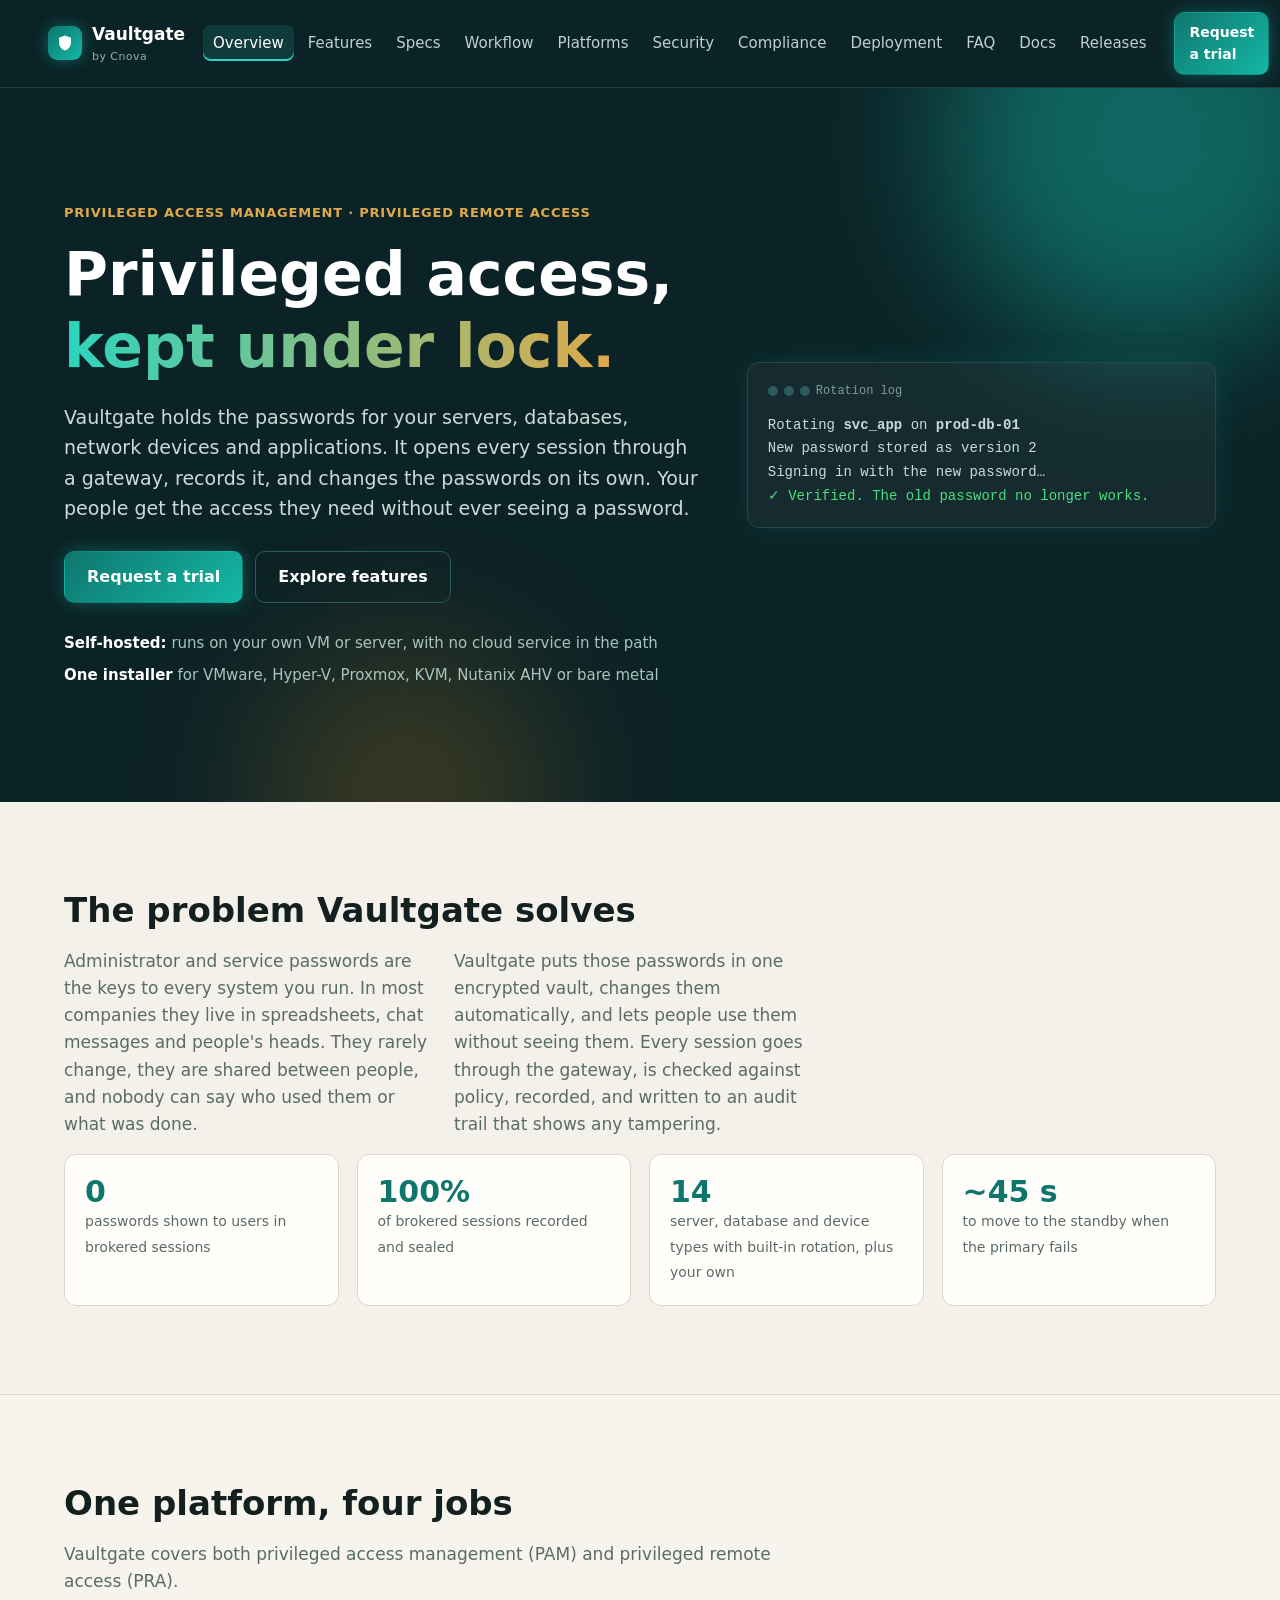
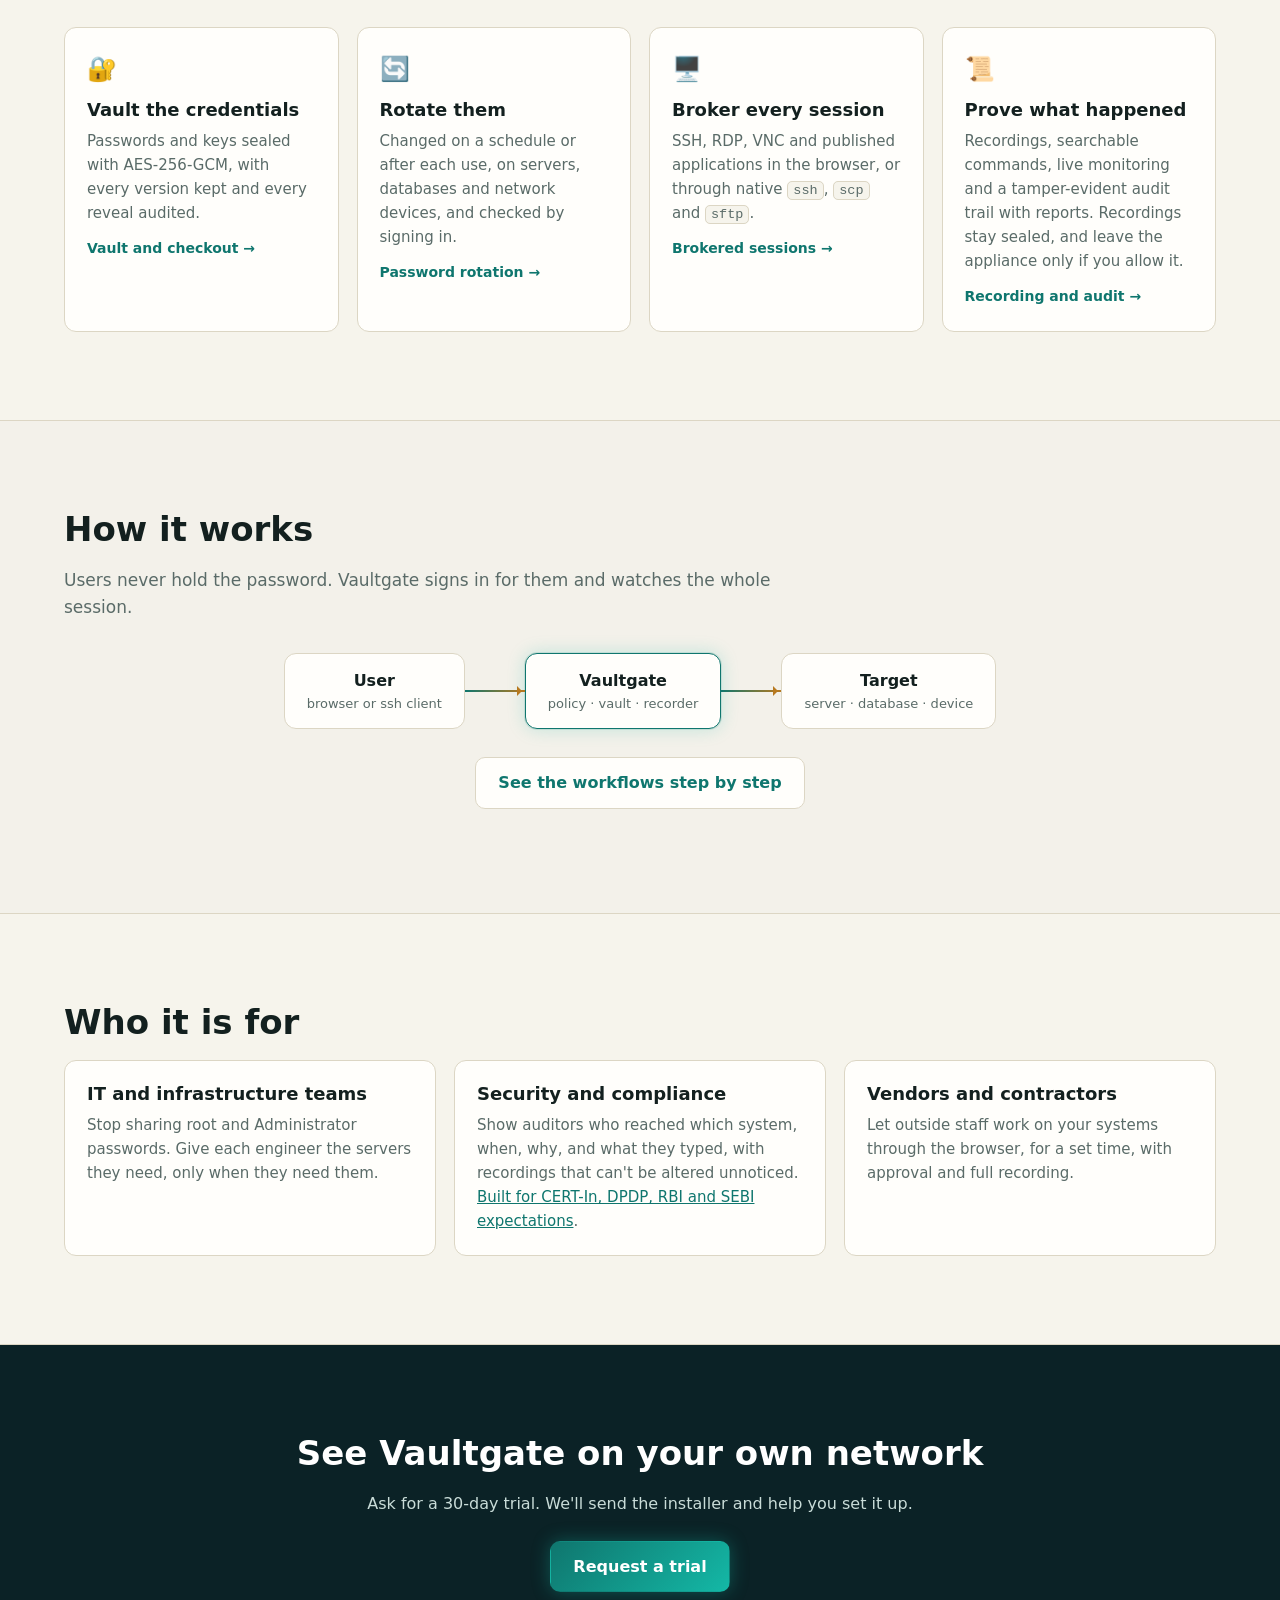
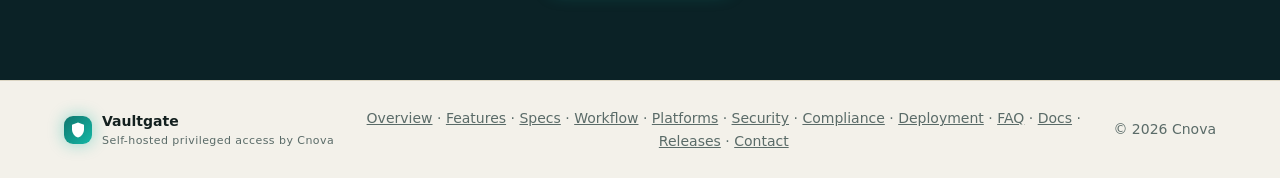
<file: index.html>
<!doctype html>
<html lang="en">
<head>
<meta charset="utf-8">
<meta name="viewport" content="width=device-width, initial-scale=1">
<title>Vaultgate · Privileged access, kept under lock</title>
<meta name="description" content="Vaultgate is a self-hosted privileged access platform: a credential vault, automatic password rotation, brokered and recorded SSH, RDP and VNC sessions, and a tamper-evident audit trail.">
<meta property="og:title" content="Vaultgate · Privileged access, kept under lock">
<meta property="og:description" content="Vaultgate is a self-hosted privileged access platform: a credential vault, automatic password rotation, brokered and recorded SSH, RDP and VNC sessions, and a tamper-evident audit trail.">
<meta property="og:url" content="https://cnova.in/">
<meta property="og:type" content="website">
<link rel="canonical" href="https://cnova.in/">
<link rel="icon" href="data:image/svg+xml,%3Csvg xmlns='http://www.w3.org/2000/svg' viewBox='0 0 32 32'%3E%3Crect width='32' height='32' rx='7' fill='%230f766e'/%3E%3Cpath d='M16 6l8 3v6c0 5-3.4 9.3-8 11-4.6-1.7-8-6-8-11V9z' fill='white'/%3E%3C/svg%3E">
<link rel="stylesheet" href="style.css?v=53ab4f30e5">
</head>
<body>
<header class="top">
  <a class="brand" href="./" aria-label="Vaultgate home"><span class="logo"><svg width="18" height="18" viewBox="0 0 24 24" fill="#fff" aria-hidden="true"><path d="M12 2l8 3v6c0 5.2-3.4 9.9-8 11-4.6-1.1-8-5.8-8-11V5z"/></svg></span><span class="brand-text">Vaultgate<small>by Cnova</small></span></a>
  <button class="menu-btn" type="button" aria-label="Menu" aria-expanded="false" aria-controls="nav"><span></span><span></span><span></span></button>
  <nav class="links" id="nav" aria-label="Pages"><a href="./" aria-current="page">Overview</a><a href="features.html">Features</a><a href="specs.html">Specs</a><a href="workflow.html">Workflow</a><a href="platforms.html">Platforms</a><a href="security.html">Security</a><a href="compliance.html">Compliance</a><a href="deployment.html">Deployment</a><a href="faq.html">FAQ</a><a href="docs.html">Docs</a><a href="releases.html">Releases</a><a class="nav-cta" href="contact.html">Request a trial</a></nav>
  <a class="btn primary small cta-top" href="contact.html">Request a trial</a>
</header>
<main>
<section class="hero">
  <div class="orb orb-a" aria-hidden="true"></div>
  <div class="orb orb-b" aria-hidden="true"></div>
  <div class="hero-copy">
    <p class="eyebrow">Privileged access management · Privileged remote access</p>
    <h1>Privileged access, <span class="shine">kept under lock.</span></h1>
    <p class="lead">Vaultgate holds the passwords for your servers, databases, network devices and applications. It opens every session through a gateway, records it, and changes the passwords on its own. Your people get the access they need without ever seeing a password.</p>
    <div class="cta">
      <a class="btn primary" href="contact.html">Request a trial</a>
      <a class="btn ghost" href="features.html">Explore features</a>
    </div>
    <ul class="facts">
      <li><b>Self-hosted:</b> runs on your own VM or server, with no cloud service in the path</li>
      <li><b>One installer</b> for VMware, Hyper-V, Proxmox, KVM, Nutanix AHV or bare metal</li>
    </ul>
  </div>
  <div class="demo" aria-label="Example of a password rotation">
    <div class="demo-head"><span></span><span></span><span></span> Rotation log</div>
    <div class="line" style="--d:1">Rotating <b>svc_app</b> on <b>prod-db-01</b></div>
    <div class="line" style="--d:2">New password stored as version 2</div>
    <div class="line" style="--d:3">Signing in with the new password…</div>
    <div class="line ok" style="--d:4">✓ Verified. The old password no longer works.</div>
  </div>
</section>

<section class="band">
  <div class="wrap">
    <h2>The problem Vaultgate solves</h2>
    <div class="grid two">
      <div>
        <p class="sub" style="margin-bottom:16px">Administrator and service passwords are the keys to every system you run. In most companies they live in spreadsheets, chat messages and people's heads. They rarely change, they are shared between people, and nobody can say who used them or what was done.</p>
      </div>
      <div>
        <p class="sub" style="margin-bottom:16px">Vaultgate puts those passwords in one encrypted vault, changes them automatically, and lets people use them without seeing them. Every session goes through the gateway, is checked against policy, recorded, and written to an audit trail that shows any tampering.</p>
      </div>
    </div>
    <div class="stats">
      <div class="stat"><b>0</b><span>passwords shown to users in brokered sessions</span></div>
      <div class="stat"><b>100%</b><span>of brokered sessions recorded and sealed</span></div>
      <div class="stat"><b>14</b><span>server, database and device types with built-in rotation, plus your own</span></div>
      <div class="stat"><b>~45 s</b><span>to move to the standby when the primary fails</span></div>
    </div>
  </div>
</section>

<section class="band alt">
  <div class="wrap">
    <h2>One platform, four jobs</h2>
    <p class="sub">Vaultgate covers both privileged access management (PAM) and privileged remote access (PRA).</p>
    <div class="grid">
      <a class="card" href="features.html#vault"><div class="ico">🔐</div><h3>Vault the credentials</h3><p>Passwords and keys sealed with AES-256-GCM, with every version kept and every reveal audited.</p><span class="more">Vault and checkout →</span></a>
      <a class="card" href="features.html#rotation"><div class="ico">🔄</div><h3>Rotate them</h3><p>Changed on a schedule or after each use, on servers, databases and network devices, and checked by signing in.</p><span class="more">Password rotation →</span></a>
      <a class="card" href="features.html#sessions"><div class="ico">🖥️</div><h3>Broker every session</h3><p>SSH, RDP, VNC and published applications in the browser, or through native <code>ssh</code>, <code>scp</code> and <code>sftp</code>.</p><span class="more">Brokered sessions →</span></a>
      <a class="card" href="features.html#audit"><div class="ico">📜</div><h3>Prove what happened</h3><p>Recordings, searchable commands, live monitoring and a tamper-evident audit trail with reports. Recordings stay sealed, and leave the appliance only if you allow it.</p><span class="more">Recording and audit →</span></a>
    </div>
  </div>
</section>

<section class="band">
  <div class="wrap">
    <h2>How it works</h2>
    <p class="sub">Users never hold the password. Vaultgate signs in for them and watches the whole session.</p>
    <div class="flow" aria-label="User to Vaultgate to target">
      <div class="node">User<small>browser or ssh client</small></div>
      <div class="arrow"></div>
      <div class="node strong">Vaultgate<small>policy · vault · recorder</small></div>
      <div class="arrow"></div>
      <div class="node">Target<small>server · database · device</small></div>
    </div>
    <p style="text-align:center;margin-top:28px"><a class="btn line" href="workflow.html">See the workflows step by step</a></p>
  </div>
</section>

<section class="band alt">
  <div class="wrap">
    <h2>Who it is for</h2>
    <div class="grid three">
      <div class="card"><h3>IT and infrastructure teams</h3><p>Stop sharing root and Administrator passwords. Give each engineer the servers they need, only when they need them.</p></div>
      <div class="card"><h3>Security and compliance</h3><p>Show auditors who reached which system, when, why, and what they typed, with recordings that can't be altered unnoticed. <a href="compliance.html">Built for CERT-In, DPDP, RBI and SEBI expectations</a>.</p></div>
      <div class="card"><h3>Vendors and contractors</h3><p>Let outside staff work on your systems through the browser, for a set time, with approval and full recording.</p></div>
    </div>
  </div>
</section>

<section class="closing">
  <h2>See Vaultgate on your own network</h2>
  <p>Ask for a 30-day trial. We'll send the installer and help you set it up.</p>
  <a class="btn primary" href="contact.html">Request a trial</a>
</section>
</main>
<footer class="foot">
  <div class="foot-brand"><span class="logo"><svg width="18" height="18" viewBox="0 0 24 24" fill="#fff" aria-hidden="true"><path d="M12 2l8 3v6c0 5.2-3.4 9.9-8 11-4.6-1.1-8-5.8-8-11V5z"/></svg></span><span>Vaultgate<small>Self-hosted privileged access by Cnova</small></span></div>
  <nav aria-label="Footer"><a href="./">Overview</a> · <a href="features.html">Features</a> · <a href="specs.html">Specs</a> · <a href="workflow.html">Workflow</a> · <a href="platforms.html">Platforms</a> · <a href="security.html">Security</a> · <a href="compliance.html">Compliance</a> · <a href="deployment.html">Deployment</a> · <a href="faq.html">FAQ</a> · <a href="docs.html">Docs</a> · <a href="releases.html">Releases</a> · <a href="contact.html">Contact</a></nav>
  <span class="copy">© 2026 Cnova</span>
</footer>
<script src="site.js?v=9830f1c2a0" defer></script>
</body>
</html>
</file>
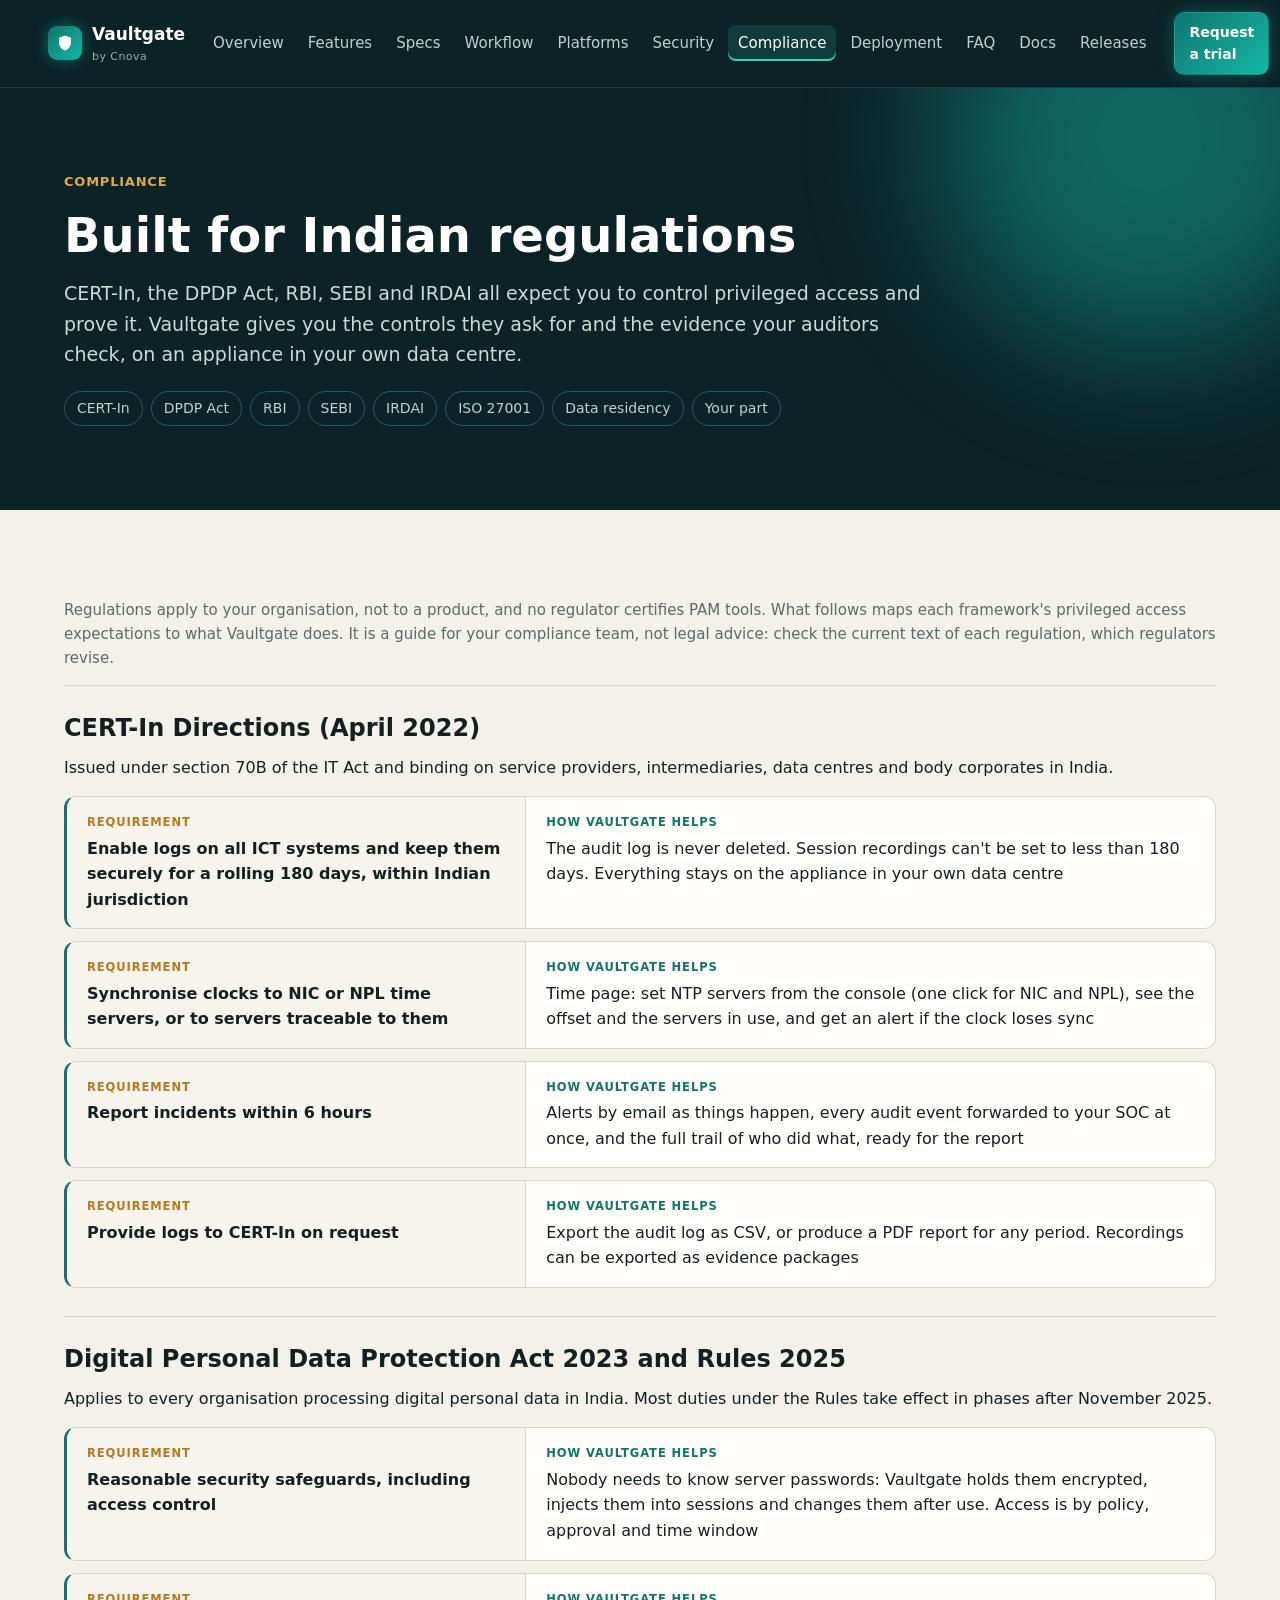
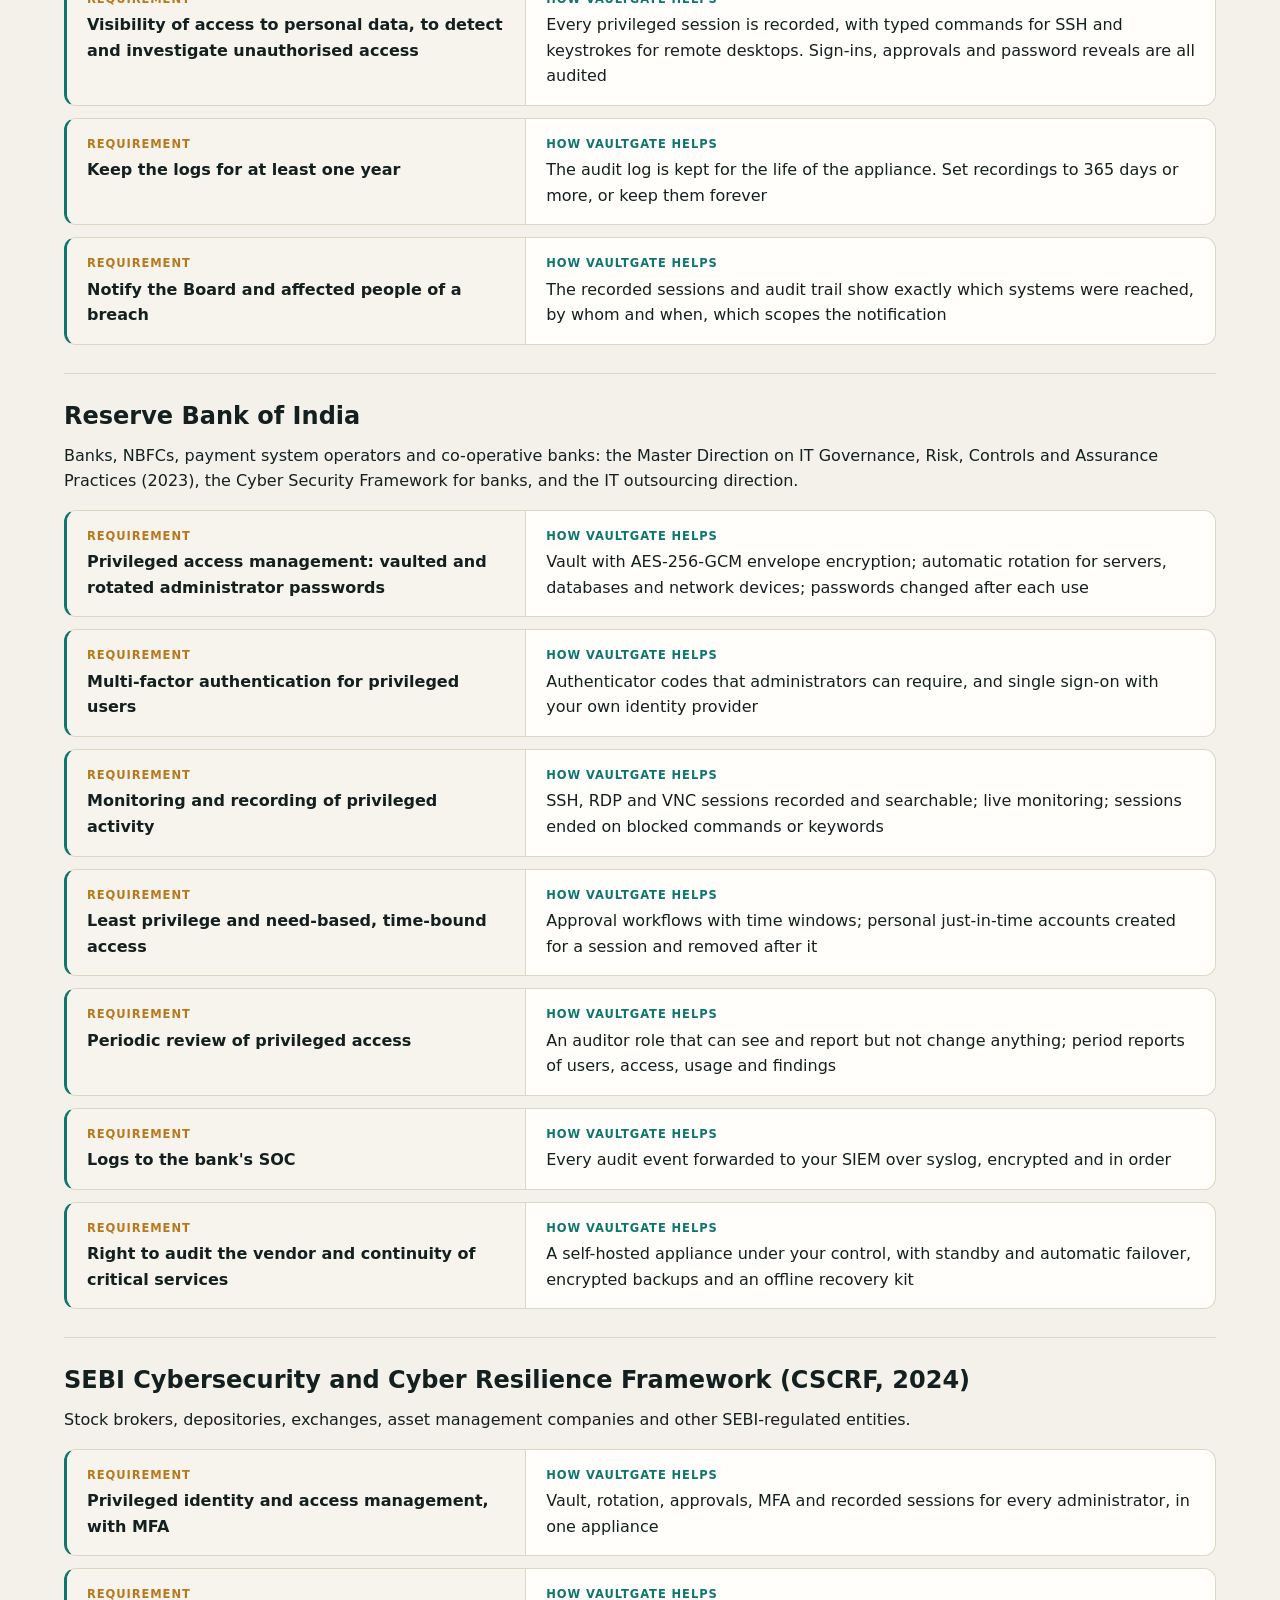
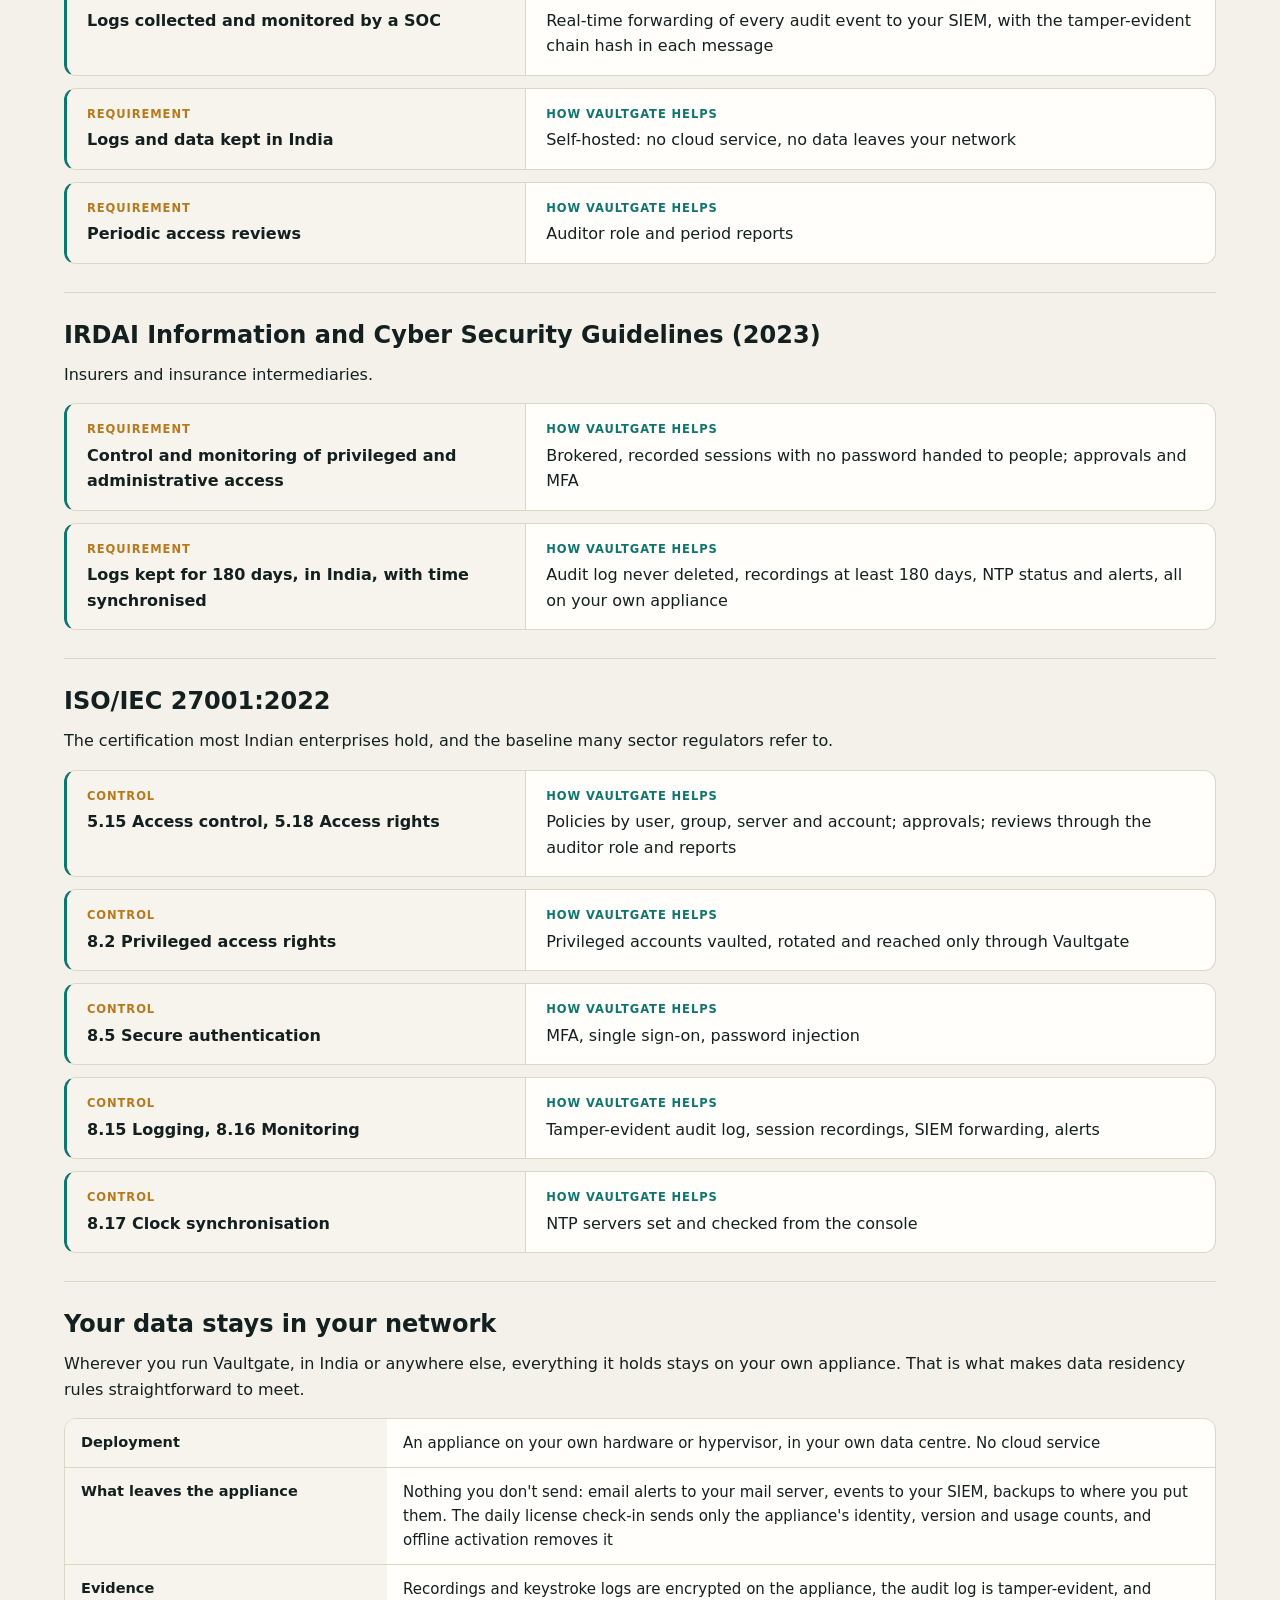
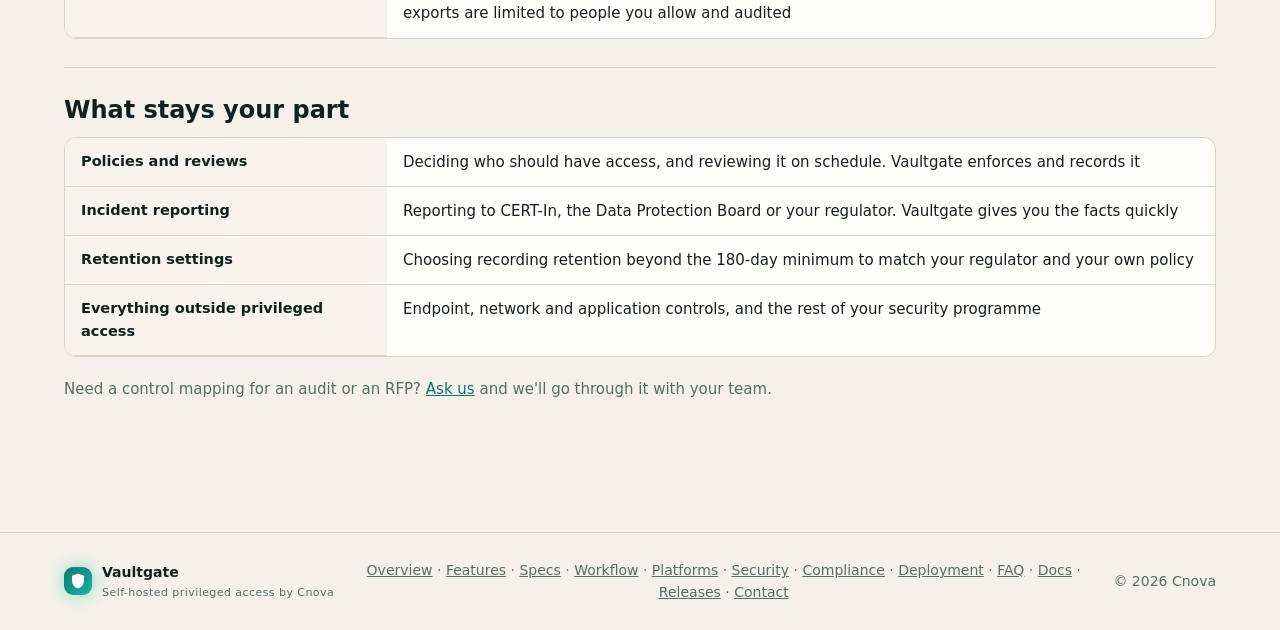
<file: compliance.html>
<!doctype html>
<html lang="en">
<head>
<meta charset="utf-8">
<meta name="viewport" content="width=device-width, initial-scale=1">
<title>Compliance in India · Vaultgate</title>
<meta name="description" content="How Vaultgate helps you meet CERT-In, the DPDP Act, RBI, SEBI, IRDAI and ISO 27001 expectations for privileged access.">
<meta property="og:title" content="Compliance in India · Vaultgate">
<meta property="og:description" content="How Vaultgate helps you meet CERT-In, the DPDP Act, RBI, SEBI, IRDAI and ISO 27001 expectations for privileged access.">
<meta property="og:url" content="https://cnova.in/compliance.html">
<meta property="og:type" content="website">
<link rel="canonical" href="https://cnova.in/compliance.html">
<link rel="icon" href="data:image/svg+xml,%3Csvg xmlns='http://www.w3.org/2000/svg' viewBox='0 0 32 32'%3E%3Crect width='32' height='32' rx='7' fill='%230f766e'/%3E%3Cpath d='M16 6l8 3v6c0 5-3.4 9.3-8 11-4.6-1.7-8-6-8-11V9z' fill='white'/%3E%3C/svg%3E">
<link rel="stylesheet" href="style.css?v=53ab4f30e5">
</head>
<body>
<header class="top">
  <a class="brand" href="./" aria-label="Vaultgate home"><span class="logo"><svg width="18" height="18" viewBox="0 0 24 24" fill="#fff" aria-hidden="true"><path d="M12 2l8 3v6c0 5.2-3.4 9.9-8 11-4.6-1.1-8-5.8-8-11V5z"/></svg></span><span class="brand-text">Vaultgate<small>by Cnova</small></span></a>
  <button class="menu-btn" type="button" aria-label="Menu" aria-expanded="false" aria-controls="nav"><span></span><span></span><span></span></button>
  <nav class="links" id="nav" aria-label="Pages"><a href="./">Overview</a><a href="features.html">Features</a><a href="specs.html">Specs</a><a href="workflow.html">Workflow</a><a href="platforms.html">Platforms</a><a href="security.html">Security</a><a href="compliance.html" aria-current="page">Compliance</a><a href="deployment.html">Deployment</a><a href="faq.html">FAQ</a><a href="docs.html">Docs</a><a href="releases.html">Releases</a><a class="nav-cta" href="contact.html">Request a trial</a></nav>
  <a class="btn primary small cta-top" href="contact.html">Request a trial</a>
</header>
<main>
<section class="head">
  <div class="orb orb-a" aria-hidden="true"></div>
  <p class="eyebrow">Compliance</p>
  <h1>Built for Indian regulations</h1>
  <p class="lead">CERT-In, the DPDP Act, RBI, SEBI and IRDAI all expect you to control privileged access and prove it. Vaultgate gives you the controls they ask for and the evidence your auditors check, on an appliance in your own data centre.</p>
  <nav class="toc" aria-label="Regulations">
    <a href="#certin">CERT-In</a><a href="#dpdp">DPDP Act</a><a href="#rbi">RBI</a><a href="#sebi">SEBI</a><a href="#irdai">IRDAI</a>
    <a href="#iso">ISO 27001</a><a href="#residency">Data residency</a><a href="#yours">Your part</a>
  </nav>
</section>

<section class="band">
  <div class="wrap specs">

    <p class="note" style="margin-top:0">Regulations apply to your organisation, not to a product, and no regulator certifies PAM tools. What follows maps
      each framework's privileged access expectations to what Vaultgate does. It is a guide for your compliance team, not legal advice:
      check the current text of each regulation, which regulators revise.</p>

    <div class="spec-block" id="certin">
      <h2>CERT-In Directions (April 2022)</h2>
      <p>Issued under section 70B of the IT Act and binding on service providers, intermediaries, data centres and body corporates in India.</p>
      <div class="reqs">
        <div class="req"><div class="req-ask"><span class="req-label">Requirement</span>Enable logs on all ICT systems and keep them securely for a rolling 180 days, within Indian jurisdiction</div><div class="req-how"><span class="req-label">How Vaultgate helps</span>The audit log is never deleted. Session recordings can't be set to less than 180 days. Everything stays on the appliance in your own data centre</div></div>
        <div class="req"><div class="req-ask"><span class="req-label">Requirement</span>Synchronise clocks to NIC or NPL time servers, or to servers traceable to them</div><div class="req-how"><span class="req-label">How Vaultgate helps</span>Time page: set NTP servers from the console (one click for NIC and NPL), see the offset and the servers in use, and get an alert if the clock loses sync</div></div>
        <div class="req"><div class="req-ask"><span class="req-label">Requirement</span>Report incidents within 6 hours</div><div class="req-how"><span class="req-label">How Vaultgate helps</span>Alerts by email as things happen, every audit event forwarded to your SOC at once, and the full trail of who did what, ready for the report</div></div>
        <div class="req"><div class="req-ask"><span class="req-label">Requirement</span>Provide logs to CERT-In on request</div><div class="req-how"><span class="req-label">How Vaultgate helps</span>Export the audit log as CSV, or produce a PDF report for any period. Recordings can be exported as evidence packages</div></div>
      </div>
    </div>

    <div class="spec-block" id="dpdp">
      <h2>Digital Personal Data Protection Act 2023 and Rules 2025</h2>
      <p>Applies to every organisation processing digital personal data in India. Most duties under the Rules take effect in phases after November 2025.</p>
      <div class="reqs">
        <div class="req"><div class="req-ask"><span class="req-label">Requirement</span>Reasonable security safeguards, including access control</div><div class="req-how"><span class="req-label">How Vaultgate helps</span>Nobody needs to know server passwords: Vaultgate holds them encrypted, injects them into sessions and changes them after use. Access is by policy, approval and time window</div></div>
        <div class="req"><div class="req-ask"><span class="req-label">Requirement</span>Visibility of access to personal data, to detect and investigate unauthorised access</div><div class="req-how"><span class="req-label">How Vaultgate helps</span>Every privileged session is recorded, with typed commands for SSH and keystrokes for remote desktops. Sign-ins, approvals and password reveals are all audited</div></div>
        <div class="req"><div class="req-ask"><span class="req-label">Requirement</span>Keep the logs for at least one year</div><div class="req-how"><span class="req-label">How Vaultgate helps</span>The audit log is kept for the life of the appliance. Set recordings to 365 days or more, or keep them forever</div></div>
        <div class="req"><div class="req-ask"><span class="req-label">Requirement</span>Notify the Board and affected people of a breach</div><div class="req-how"><span class="req-label">How Vaultgate helps</span>The recorded sessions and audit trail show exactly which systems were reached, by whom and when, which scopes the notification</div></div>
      </div>
    </div>

    <div class="spec-block" id="rbi">
      <h2>Reserve Bank of India</h2>
      <p>Banks, NBFCs, payment system operators and co-operative banks: the Master Direction on IT Governance, Risk, Controls and Assurance Practices (2023), the Cyber Security Framework for banks, and the IT outsourcing direction.</p>
      <div class="reqs">
        <div class="req"><div class="req-ask"><span class="req-label">Requirement</span>Privileged access management: vaulted and rotated administrator passwords</div><div class="req-how"><span class="req-label">How Vaultgate helps</span>Vault with AES-256-GCM envelope encryption; automatic rotation for servers, databases and network devices; passwords changed after each use</div></div>
        <div class="req"><div class="req-ask"><span class="req-label">Requirement</span>Multi-factor authentication for privileged users</div><div class="req-how"><span class="req-label">How Vaultgate helps</span>Authenticator codes that administrators can require, and single sign-on with your own identity provider</div></div>
        <div class="req"><div class="req-ask"><span class="req-label">Requirement</span>Monitoring and recording of privileged activity</div><div class="req-how"><span class="req-label">How Vaultgate helps</span>SSH, RDP and VNC sessions recorded and searchable; live monitoring; sessions ended on blocked commands or keywords</div></div>
        <div class="req"><div class="req-ask"><span class="req-label">Requirement</span>Least privilege and need-based, time-bound access</div><div class="req-how"><span class="req-label">How Vaultgate helps</span>Approval workflows with time windows; personal just-in-time accounts created for a session and removed after it</div></div>
        <div class="req"><div class="req-ask"><span class="req-label">Requirement</span>Periodic review of privileged access</div><div class="req-how"><span class="req-label">How Vaultgate helps</span>An auditor role that can see and report but not change anything; period reports of users, access, usage and findings</div></div>
        <div class="req"><div class="req-ask"><span class="req-label">Requirement</span>Logs to the bank's SOC</div><div class="req-how"><span class="req-label">How Vaultgate helps</span>Every audit event forwarded to your SIEM over syslog, encrypted and in order</div></div>
        <div class="req"><div class="req-ask"><span class="req-label">Requirement</span>Right to audit the vendor and continuity of critical services</div><div class="req-how"><span class="req-label">How Vaultgate helps</span>A self-hosted appliance under your control, with standby and automatic failover, encrypted backups and an offline recovery kit</div></div>
      </div>
    </div>

    <div class="spec-block" id="sebi">
      <h2>SEBI Cybersecurity and Cyber Resilience Framework (CSCRF, 2024)</h2>
      <p>Stock brokers, depositories, exchanges, asset management companies and other SEBI-regulated entities.</p>
      <div class="reqs">
        <div class="req"><div class="req-ask"><span class="req-label">Requirement</span>Privileged identity and access management, with MFA</div><div class="req-how"><span class="req-label">How Vaultgate helps</span>Vault, rotation, approvals, MFA and recorded sessions for every administrator, in one appliance</div></div>
        <div class="req"><div class="req-ask"><span class="req-label">Requirement</span>Logs collected and monitored by a SOC</div><div class="req-how"><span class="req-label">How Vaultgate helps</span>Real-time forwarding of every audit event to your SIEM, with the tamper-evident chain hash in each message</div></div>
        <div class="req"><div class="req-ask"><span class="req-label">Requirement</span>Logs and data kept in India</div><div class="req-how"><span class="req-label">How Vaultgate helps</span>Self-hosted: no cloud service, no data leaves your network</div></div>
        <div class="req"><div class="req-ask"><span class="req-label">Requirement</span>Periodic access reviews</div><div class="req-how"><span class="req-label">How Vaultgate helps</span>Auditor role and period reports</div></div>
      </div>
    </div>

    <div class="spec-block" id="irdai">
      <h2>IRDAI Information and Cyber Security Guidelines (2023)</h2>
      <p>Insurers and insurance intermediaries.</p>
      <div class="reqs">
        <div class="req"><div class="req-ask"><span class="req-label">Requirement</span>Control and monitoring of privileged and administrative access</div><div class="req-how"><span class="req-label">How Vaultgate helps</span>Brokered, recorded sessions with no password handed to people; approvals and MFA</div></div>
        <div class="req"><div class="req-ask"><span class="req-label">Requirement</span>Logs kept for 180 days, in India, with time synchronised</div><div class="req-how"><span class="req-label">How Vaultgate helps</span>Audit log never deleted, recordings at least 180 days, NTP status and alerts, all on your own appliance</div></div>
      </div>
    </div>

    <div class="spec-block" id="iso">
      <h2>ISO/IEC 27001:2022</h2>
      <p>The certification most Indian enterprises hold, and the baseline many sector regulators refer to.</p>
      <div class="reqs">
        <div class="req"><div class="req-ask"><span class="req-label">Control</span>5.15 Access control, 5.18 Access rights</div><div class="req-how"><span class="req-label">How Vaultgate helps</span>Policies by user, group, server and account; approvals; reviews through the auditor role and reports</div></div>
        <div class="req"><div class="req-ask"><span class="req-label">Control</span>8.2 Privileged access rights</div><div class="req-how"><span class="req-label">How Vaultgate helps</span>Privileged accounts vaulted, rotated and reached only through Vaultgate</div></div>
        <div class="req"><div class="req-ask"><span class="req-label">Control</span>8.5 Secure authentication</div><div class="req-how"><span class="req-label">How Vaultgate helps</span>MFA, single sign-on, password injection</div></div>
        <div class="req"><div class="req-ask"><span class="req-label">Control</span>8.15 Logging, 8.16 Monitoring</div><div class="req-how"><span class="req-label">How Vaultgate helps</span>Tamper-evident audit log, session recordings, SIEM forwarding, alerts</div></div>
        <div class="req"><div class="req-ask"><span class="req-label">Control</span>8.17 Clock synchronisation</div><div class="req-how"><span class="req-label">How Vaultgate helps</span>NTP servers set and checked from the console</div></div>
      </div>
    </div>

    <div class="spec-block" id="residency">
      <h2>Your data stays in your network</h2>
      <p>Wherever you run Vaultgate, in India or anywhere else, everything it holds stays on your own appliance. That is what makes data residency rules straightforward to meet.</p>
      <div class="table-wrap"><table><tbody>
        <tr><th>Deployment</th><td>An appliance on your own hardware or hypervisor, in your own data centre. No cloud service</td></tr>
        <tr><th>What leaves the appliance</th><td>Nothing you don't send: email alerts to your mail server, events to your SIEM, backups to where you put them. The daily license check-in sends only the appliance's identity, version and usage counts, and offline activation removes it</td></tr>
        <tr><th>Evidence</th><td>Recordings and keystroke logs are encrypted on the appliance, the audit log is tamper-evident, and exports are limited to people you allow and audited</td></tr>
      </tbody></table></div>
    </div>

    <div class="spec-block" id="yours">
      <h2>What stays your part</h2>
      <div class="table-wrap"><table><tbody>
        <tr><th>Policies and reviews</th><td>Deciding who should have access, and reviewing it on schedule. Vaultgate enforces and records it</td></tr>
        <tr><th>Incident reporting</th><td>Reporting to CERT-In, the Data Protection Board or your regulator. Vaultgate gives you the facts quickly</td></tr>
        <tr><th>Retention settings</th><td>Choosing recording retention beyond the 180-day minimum to match your regulator and your own policy</td></tr>
        <tr><th>Everything outside privileged access</th><td>Endpoint, network and application controls, and the rest of your security programme</td></tr>
      </tbody></table></div>
      <p class="note">Need a control mapping for an audit or an RFP? <a href="contact.html">Ask us</a> and we'll go through it with your team.</p>
    </div>

  </div>
</section>
</main>
<footer class="foot">
  <div class="foot-brand"><span class="logo"><svg width="18" height="18" viewBox="0 0 24 24" fill="#fff" aria-hidden="true"><path d="M12 2l8 3v6c0 5.2-3.4 9.9-8 11-4.6-1.1-8-5.8-8-11V5z"/></svg></span><span>Vaultgate<small>Self-hosted privileged access by Cnova</small></span></div>
  <nav aria-label="Footer"><a href="./">Overview</a> · <a href="features.html">Features</a> · <a href="specs.html">Specs</a> · <a href="workflow.html">Workflow</a> · <a href="platforms.html">Platforms</a> · <a href="security.html">Security</a> · <a href="compliance.html">Compliance</a> · <a href="deployment.html">Deployment</a> · <a href="faq.html">FAQ</a> · <a href="docs.html">Docs</a> · <a href="releases.html">Releases</a> · <a href="contact.html">Contact</a></nav>
  <span class="copy">© 2026 Cnova</span>
</footer>
<script src="site.js?v=9830f1c2a0" defer></script>
</body>
</html>
</file>
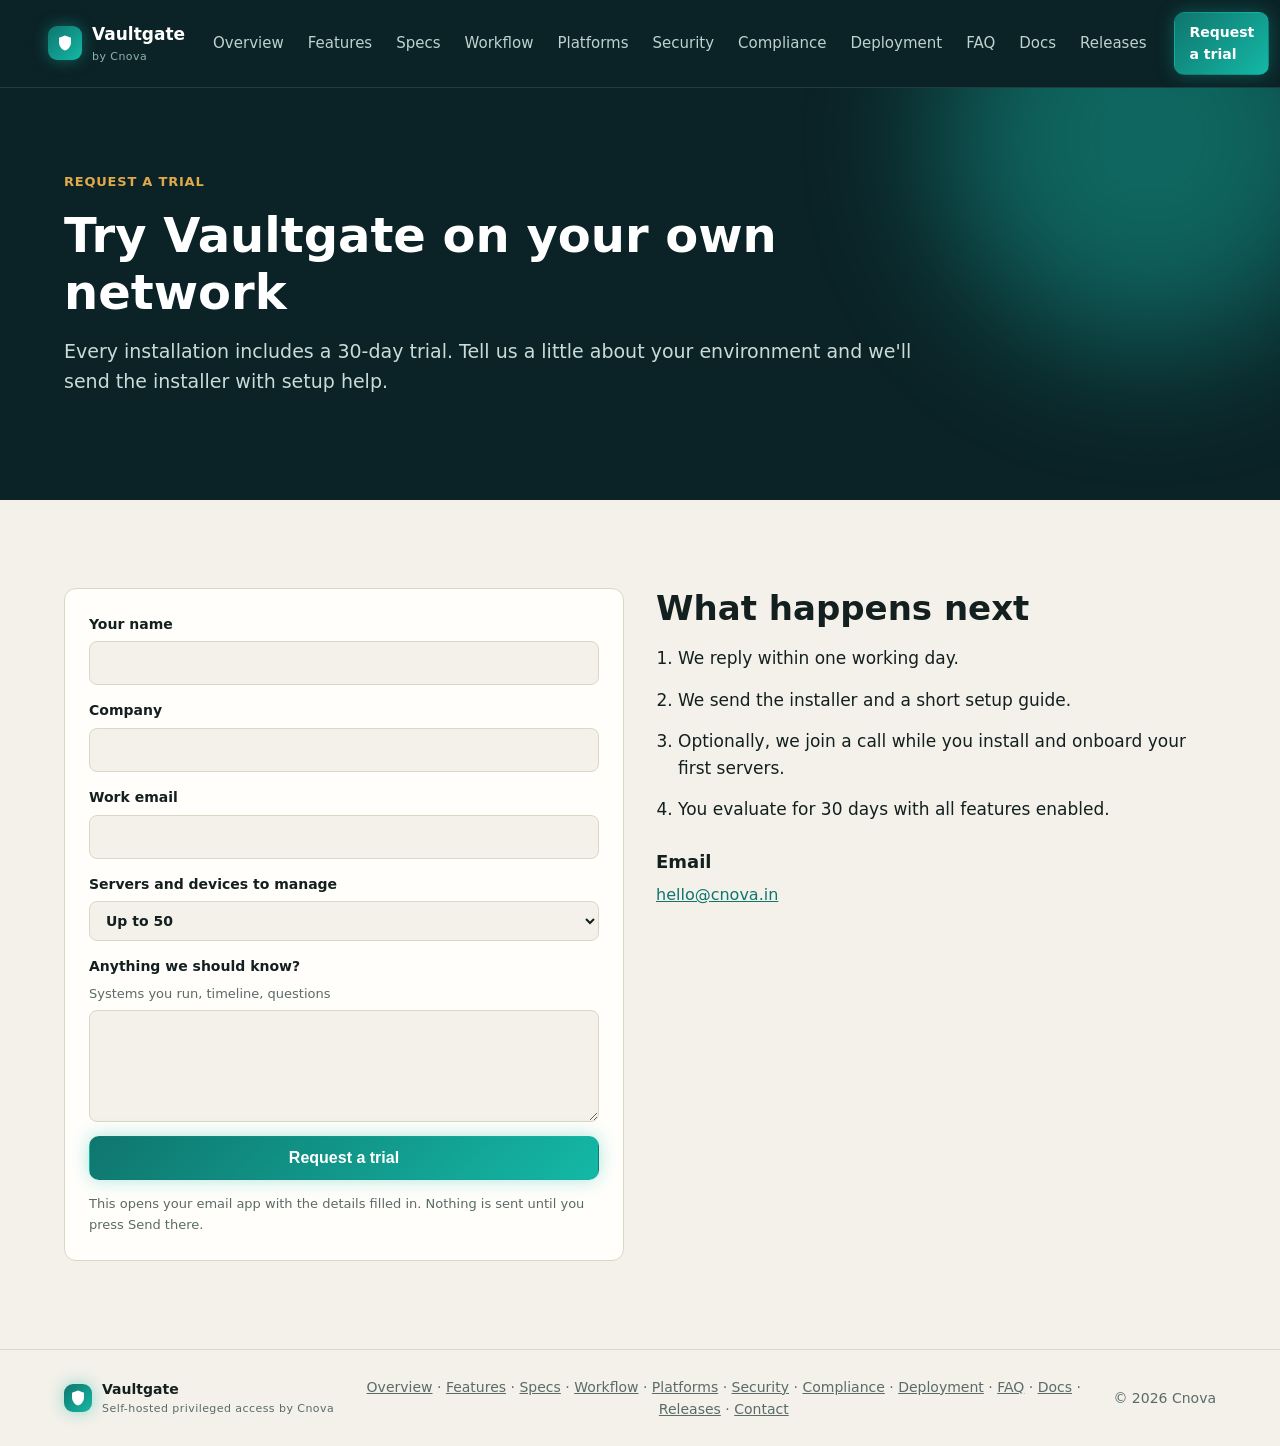
<file: contact.html>
<!doctype html>
<html lang="en">
<head>
<meta charset="utf-8">
<meta name="viewport" content="width=device-width, initial-scale=1">
<title>Request a trial · Vaultgate</title>
<meta name="description" content="Ask for a 30-day Vaultgate trial.">
<meta property="og:title" content="Request a trial · Vaultgate">
<meta property="og:description" content="Ask for a 30-day Vaultgate trial.">
<meta property="og:url" content="https://cnova.in/contact.html">
<meta property="og:type" content="website">
<link rel="canonical" href="https://cnova.in/contact.html">
<link rel="icon" href="data:image/svg+xml,%3Csvg xmlns='http://www.w3.org/2000/svg' viewBox='0 0 32 32'%3E%3Crect width='32' height='32' rx='7' fill='%230f766e'/%3E%3Cpath d='M16 6l8 3v6c0 5-3.4 9.3-8 11-4.6-1.7-8-6-8-11V9z' fill='white'/%3E%3C/svg%3E">
<link rel="stylesheet" href="style.css?v=53ab4f30e5">
</head>
<body>
<header class="top">
  <a class="brand" href="./" aria-label="Vaultgate home"><span class="logo"><svg width="18" height="18" viewBox="0 0 24 24" fill="#fff" aria-hidden="true"><path d="M12 2l8 3v6c0 5.2-3.4 9.9-8 11-4.6-1.1-8-5.8-8-11V5z"/></svg></span><span class="brand-text">Vaultgate<small>by Cnova</small></span></a>
  <button class="menu-btn" type="button" aria-label="Menu" aria-expanded="false" aria-controls="nav"><span></span><span></span><span></span></button>
  <nav class="links" id="nav" aria-label="Pages"><a href="./">Overview</a><a href="features.html">Features</a><a href="specs.html">Specs</a><a href="workflow.html">Workflow</a><a href="platforms.html">Platforms</a><a href="security.html">Security</a><a href="compliance.html">Compliance</a><a href="deployment.html">Deployment</a><a href="faq.html">FAQ</a><a href="docs.html">Docs</a><a href="releases.html">Releases</a><a class="nav-cta" href="contact.html">Request a trial</a></nav>
  <a class="btn primary small cta-top" href="contact.html">Request a trial</a>
</header>
<main>
<section class="head">
  <div class="orb orb-a" aria-hidden="true"></div>
  <p class="eyebrow">Request a trial</p>
  <h1>Try Vaultgate on your own network</h1>
  <p class="lead">Every installation includes a 30-day trial. Tell us a little about your environment and we'll send the installer with setup help.</p>
</section>

<section class="band">
  <div class="wrap contact">
    <form class="form" id="trial" data-to="hello@cnova.in">
      <label>Your name<input name="name" required autocomplete="name"></label>
      <label>Company<input name="company" required autocomplete="organization"></label>
      <label>Work email<input name="email" type="email" required autocomplete="email"></label>
      <label>Servers and devices to manage
        <select name="size">
          <option>Up to 50</option><option>50 to 250</option><option>250 to 1,000</option><option>More than 1,000</option>
        </select>
      </label>
      <label>Anything we should know? <span class="hint">Systems you run, timeline, questions</span><textarea name="message" rows="4"></textarea></label>
      <button class="btn primary" type="submit">Request a trial</button>
      <span class="hint">This opens your email app with the details filled in. Nothing is sent until you press Send there.</span>
    </form>
    <div>
      <h2>What happens next</h2>
      <ol class="plain">
        <li>We reply within one working day.</li>
        <li>We send the installer and a short setup guide.</li>
        <li>Optionally, we join a call while you install and onboard your first servers.</li>
        <li>You evaluate for 30 days with all features enabled.</li>
      </ol>
      <h3 style="margin-top:28px">Email</h3>
      <p><a href="mailto:hello@cnova.in">hello@cnova.in</a></p>
    </div>
  </div>
</section>
</main>
<footer class="foot">
  <div class="foot-brand"><span class="logo"><svg width="18" height="18" viewBox="0 0 24 24" fill="#fff" aria-hidden="true"><path d="M12 2l8 3v6c0 5.2-3.4 9.9-8 11-4.6-1.1-8-5.8-8-11V5z"/></svg></span><span>Vaultgate<small>Self-hosted privileged access by Cnova</small></span></div>
  <nav aria-label="Footer"><a href="./">Overview</a> · <a href="features.html">Features</a> · <a href="specs.html">Specs</a> · <a href="workflow.html">Workflow</a> · <a href="platforms.html">Platforms</a> · <a href="security.html">Security</a> · <a href="compliance.html">Compliance</a> · <a href="deployment.html">Deployment</a> · <a href="faq.html">FAQ</a> · <a href="docs.html">Docs</a> · <a href="releases.html">Releases</a> · <a href="contact.html">Contact</a></nav>
  <span class="copy">© 2026 Cnova</span>
</footer>
<script src="site.js?v=9830f1c2a0" defer></script>
</body>
</html>
</file>
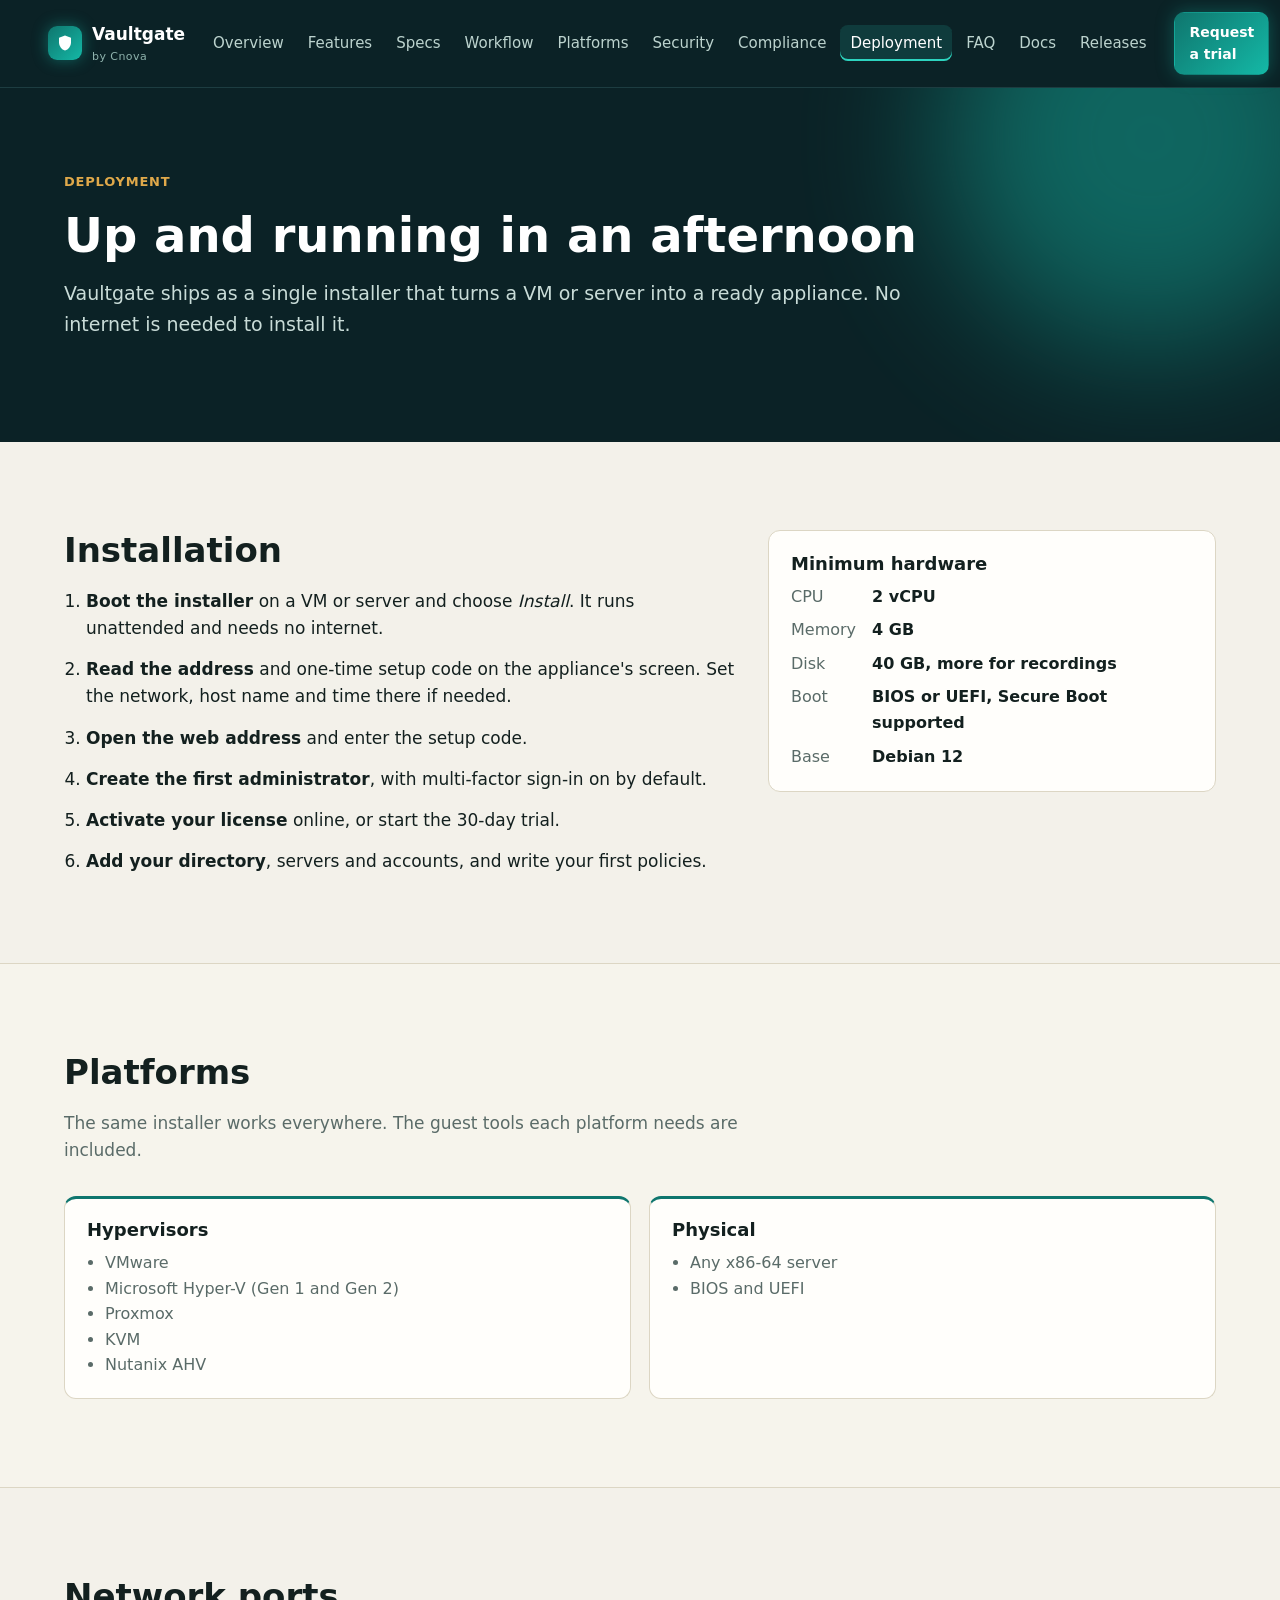
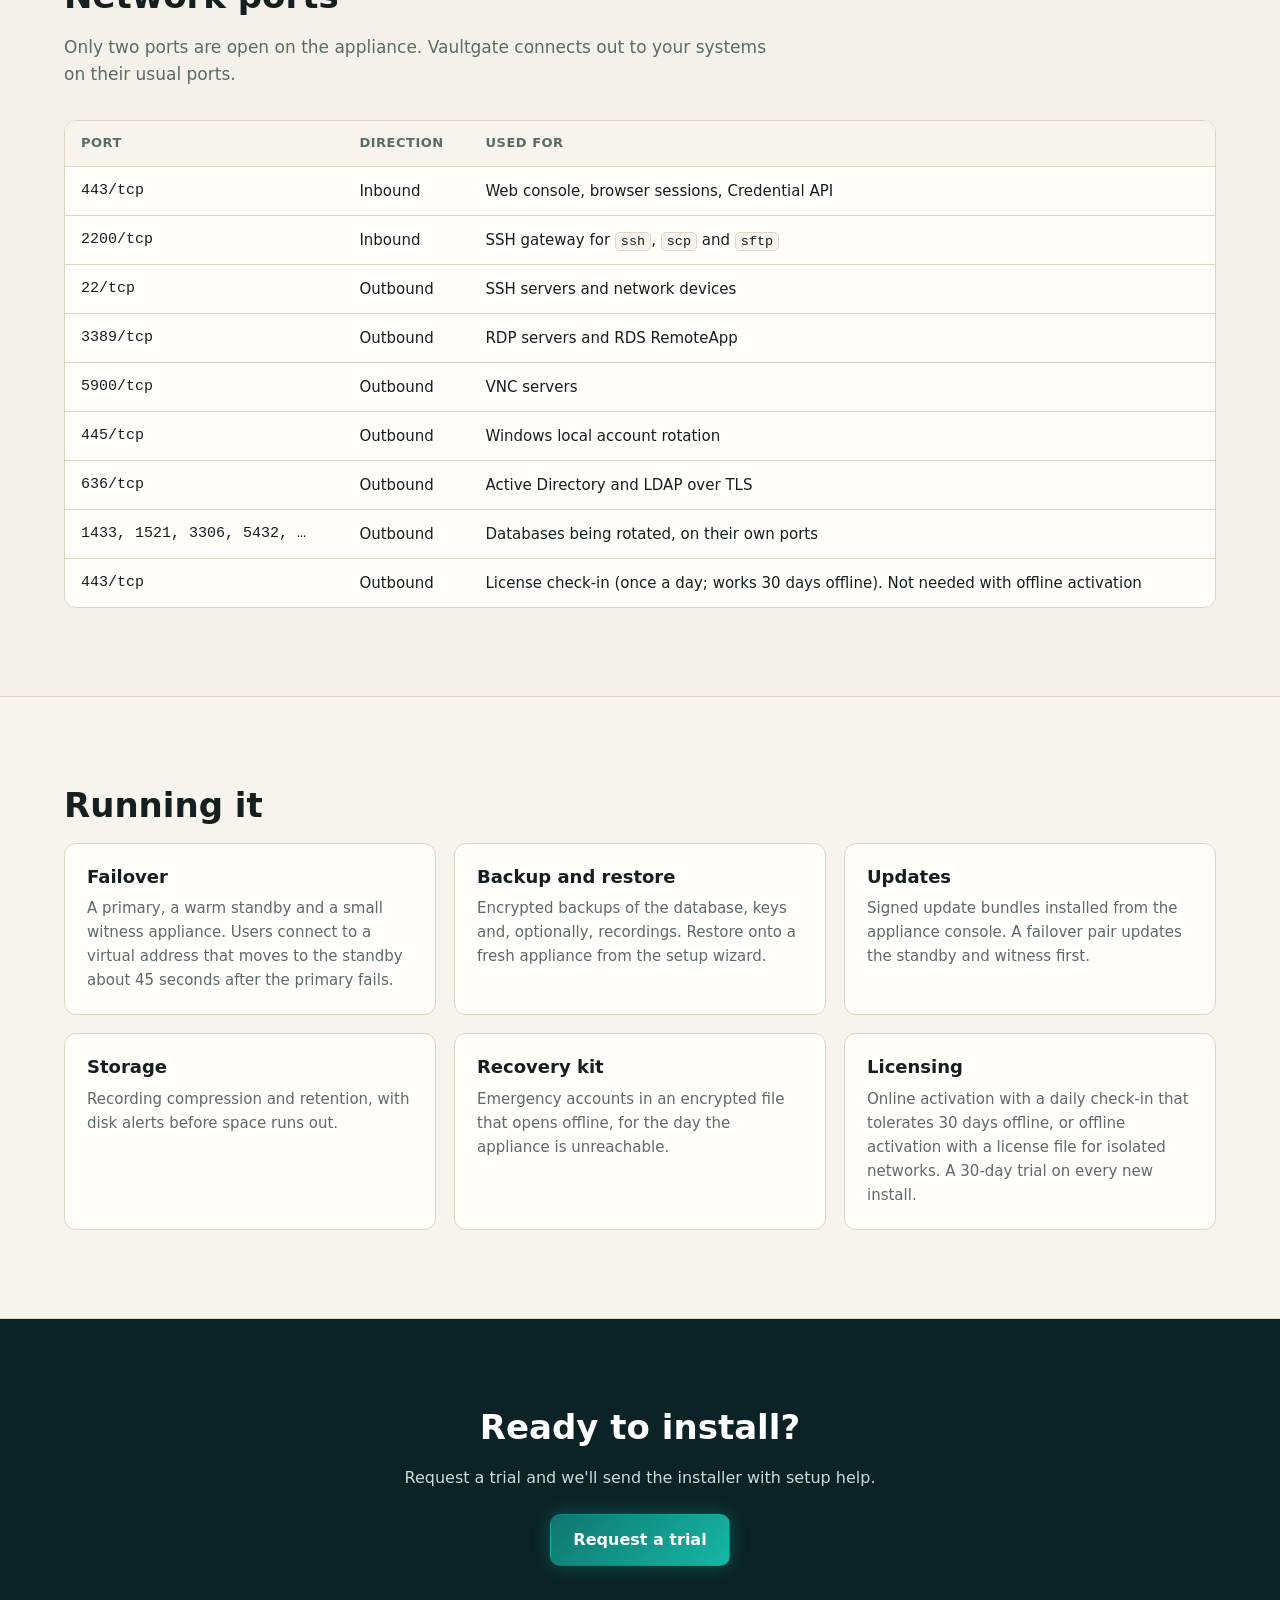
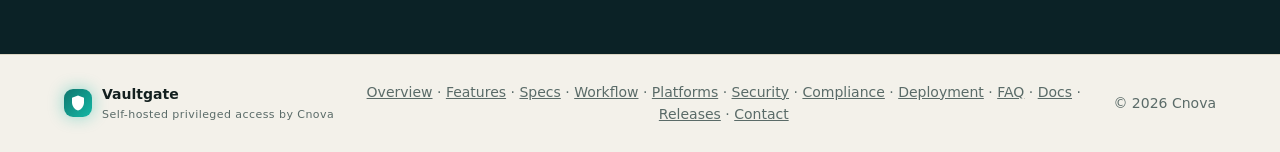
<file: deployment.html>
<!doctype html>
<html lang="en">
<head>
<meta charset="utf-8">
<meta name="viewport" content="width=device-width, initial-scale=1">
<title>Deployment and requirements · Vaultgate</title>
<meta name="description" content="Install the Vaultgate appliance: hardware, hypervisors, network ports, failover, backup and updates.">
<meta property="og:title" content="Deployment and requirements · Vaultgate">
<meta property="og:description" content="Install the Vaultgate appliance: hardware, hypervisors, network ports, failover, backup and updates.">
<meta property="og:url" content="https://cnova.in/deployment.html">
<meta property="og:type" content="website">
<link rel="canonical" href="https://cnova.in/deployment.html">
<link rel="icon" href="data:image/svg+xml,%3Csvg xmlns='http://www.w3.org/2000/svg' viewBox='0 0 32 32'%3E%3Crect width='32' height='32' rx='7' fill='%230f766e'/%3E%3Cpath d='M16 6l8 3v6c0 5-3.4 9.3-8 11-4.6-1.7-8-6-8-11V9z' fill='white'/%3E%3C/svg%3E">
<link rel="stylesheet" href="style.css?v=53ab4f30e5">
</head>
<body>
<header class="top">
  <a class="brand" href="./" aria-label="Vaultgate home"><span class="logo"><svg width="18" height="18" viewBox="0 0 24 24" fill="#fff" aria-hidden="true"><path d="M12 2l8 3v6c0 5.2-3.4 9.9-8 11-4.6-1.1-8-5.8-8-11V5z"/></svg></span><span class="brand-text">Vaultgate<small>by Cnova</small></span></a>
  <button class="menu-btn" type="button" aria-label="Menu" aria-expanded="false" aria-controls="nav"><span></span><span></span><span></span></button>
  <nav class="links" id="nav" aria-label="Pages"><a href="./">Overview</a><a href="features.html">Features</a><a href="specs.html">Specs</a><a href="workflow.html">Workflow</a><a href="platforms.html">Platforms</a><a href="security.html">Security</a><a href="compliance.html">Compliance</a><a href="deployment.html" aria-current="page">Deployment</a><a href="faq.html">FAQ</a><a href="docs.html">Docs</a><a href="releases.html">Releases</a><a class="nav-cta" href="contact.html">Request a trial</a></nav>
  <a class="btn primary small cta-top" href="contact.html">Request a trial</a>
</header>
<main>
<section class="head">
  <div class="orb orb-a" aria-hidden="true"></div>
  <p class="eyebrow">Deployment</p>
  <h1>Up and running in an afternoon</h1>
  <p class="lead">Vaultgate ships as a single installer that turns a VM or server into a ready appliance. No internet is needed to install it.</p>
</section>

<section class="band">
  <div class="wrap split">
    <div>
      <h2>Installation</h2>
      <ol class="plain">
        <li><b>Boot the installer</b> on a VM or server and choose <i>Install</i>. It runs unattended and needs no internet.</li>
        <li><b>Read the address</b> and one-time setup code on the appliance's screen. Set the network, host name and time there if needed.</li>
        <li><b>Open the web address</b> and enter the setup code.</li>
        <li><b>Create the first administrator</b>, with multi-factor sign-in on by default.</li>
        <li><b>Activate your license</b> online, or start the 30-day trial.</li>
        <li><b>Add your directory</b>, servers and accounts, and write your first policies.</li>
      </ol>
    </div>
    <div class="spec">
      <h3>Minimum hardware</h3>
      <dl>
        <dt>CPU</dt><dd>2 vCPU</dd>
        <dt>Memory</dt><dd>4 GB</dd>
        <dt>Disk</dt><dd>40 GB, more for recordings</dd>
        <dt>Boot</dt><dd>BIOS or UEFI, Secure Boot supported</dd>
        <dt>Base</dt><dd>Debian 12</dd>
      </dl>
    </div>
  </div>
</section>

<section class="band alt">
  <div class="wrap">
    <h2>Platforms</h2>
    <p class="sub">The same installer works everywhere. The guest tools each platform needs are included.</p>
    <div class="sys">
      <div class="sys-group"><h3>Hypervisors</h3><ul><li>VMware</li><li>Microsoft Hyper-V (Gen 1 and Gen 2)</li><li>Proxmox</li><li>KVM</li><li>Nutanix AHV</li></ul></div>
      <div class="sys-group"><h3>Physical</h3><ul><li>Any x86-64 server</li><li>BIOS and UEFI</li></ul></div>
    </div>
  </div>
</section>

<section class="band">
  <div class="wrap">
    <h2>Network ports</h2>
    <p class="sub">Only two ports are open on the appliance. Vaultgate connects out to your systems on their usual ports.</p>
    <div class="table-wrap">
      <table>
        <thead><tr><th>Port</th><th>Direction</th><th>Used for</th></tr></thead>
        <tbody>
          <tr><td class="mono">443/tcp</td><td>Inbound</td><td>Web console, browser sessions, Credential API</td></tr>
          <tr><td class="mono">2200/tcp</td><td>Inbound</td><td>SSH gateway for <code>ssh</code>, <code>scp</code> and <code>sftp</code></td></tr>
          <tr><td class="mono">22/tcp</td><td>Outbound</td><td>SSH servers and network devices</td></tr>
          <tr><td class="mono">3389/tcp</td><td>Outbound</td><td>RDP servers and RDS RemoteApp</td></tr>
          <tr><td class="mono">5900/tcp</td><td>Outbound</td><td>VNC servers</td></tr>
          <tr><td class="mono">445/tcp</td><td>Outbound</td><td>Windows local account rotation</td></tr>
          <tr><td class="mono">636/tcp</td><td>Outbound</td><td>Active Directory and LDAP over TLS</td></tr>
          <tr><td class="mono">1433, 1521, 3306, 5432, …</td><td>Outbound</td><td>Databases being rotated, on their own ports</td></tr>
          <tr><td class="mono">443/tcp</td><td>Outbound</td><td>License check-in (once a day; works 30 days offline). Not needed with offline activation</td></tr>
        </tbody>
      </table>
    </div>
  </div>
</section>

<section class="band alt">
  <div class="wrap">
    <h2>Running it</h2>
    <div class="grid three">
      <div class="card"><h3>Failover</h3><p>A primary, a warm standby and a small witness appliance. Users connect to a virtual address that moves to the standby about 45 seconds after the primary fails.</p></div>
      <div class="card"><h3>Backup and restore</h3><p>Encrypted backups of the database, keys and, optionally, recordings. Restore onto a fresh appliance from the setup wizard.</p></div>
      <div class="card"><h3>Updates</h3><p>Signed update bundles installed from the appliance console. A failover pair updates the standby and witness first.</p></div>
      <div class="card"><h3>Storage</h3><p>Recording compression and retention, with disk alerts before space runs out.</p></div>
      <div class="card"><h3>Recovery kit</h3><p>Emergency accounts in an encrypted file that opens offline, for the day the appliance is unreachable.</p></div>
      <div class="card"><h3>Licensing</h3><p>Online activation with a daily check-in that tolerates 30 days offline, or offline activation with a license file for isolated networks. A 30-day trial on every new install.</p></div>
    </div>
  </div>
</section>

<section class="closing">
  <h2>Ready to install?</h2>
  <p>Request a trial and we'll send the installer with setup help.</p>
  <a class="btn primary" href="contact.html">Request a trial</a>
</section>
</main>
<footer class="foot">
  <div class="foot-brand"><span class="logo"><svg width="18" height="18" viewBox="0 0 24 24" fill="#fff" aria-hidden="true"><path d="M12 2l8 3v6c0 5.2-3.4 9.9-8 11-4.6-1.1-8-5.8-8-11V5z"/></svg></span><span>Vaultgate<small>Self-hosted privileged access by Cnova</small></span></div>
  <nav aria-label="Footer"><a href="./">Overview</a> · <a href="features.html">Features</a> · <a href="specs.html">Specs</a> · <a href="workflow.html">Workflow</a> · <a href="platforms.html">Platforms</a> · <a href="security.html">Security</a> · <a href="compliance.html">Compliance</a> · <a href="deployment.html">Deployment</a> · <a href="faq.html">FAQ</a> · <a href="docs.html">Docs</a> · <a href="releases.html">Releases</a> · <a href="contact.html">Contact</a></nav>
  <span class="copy">© 2026 Cnova</span>
</footer>
<script src="site.js?v=9830f1c2a0" defer></script>
</body>
</html>
</file>
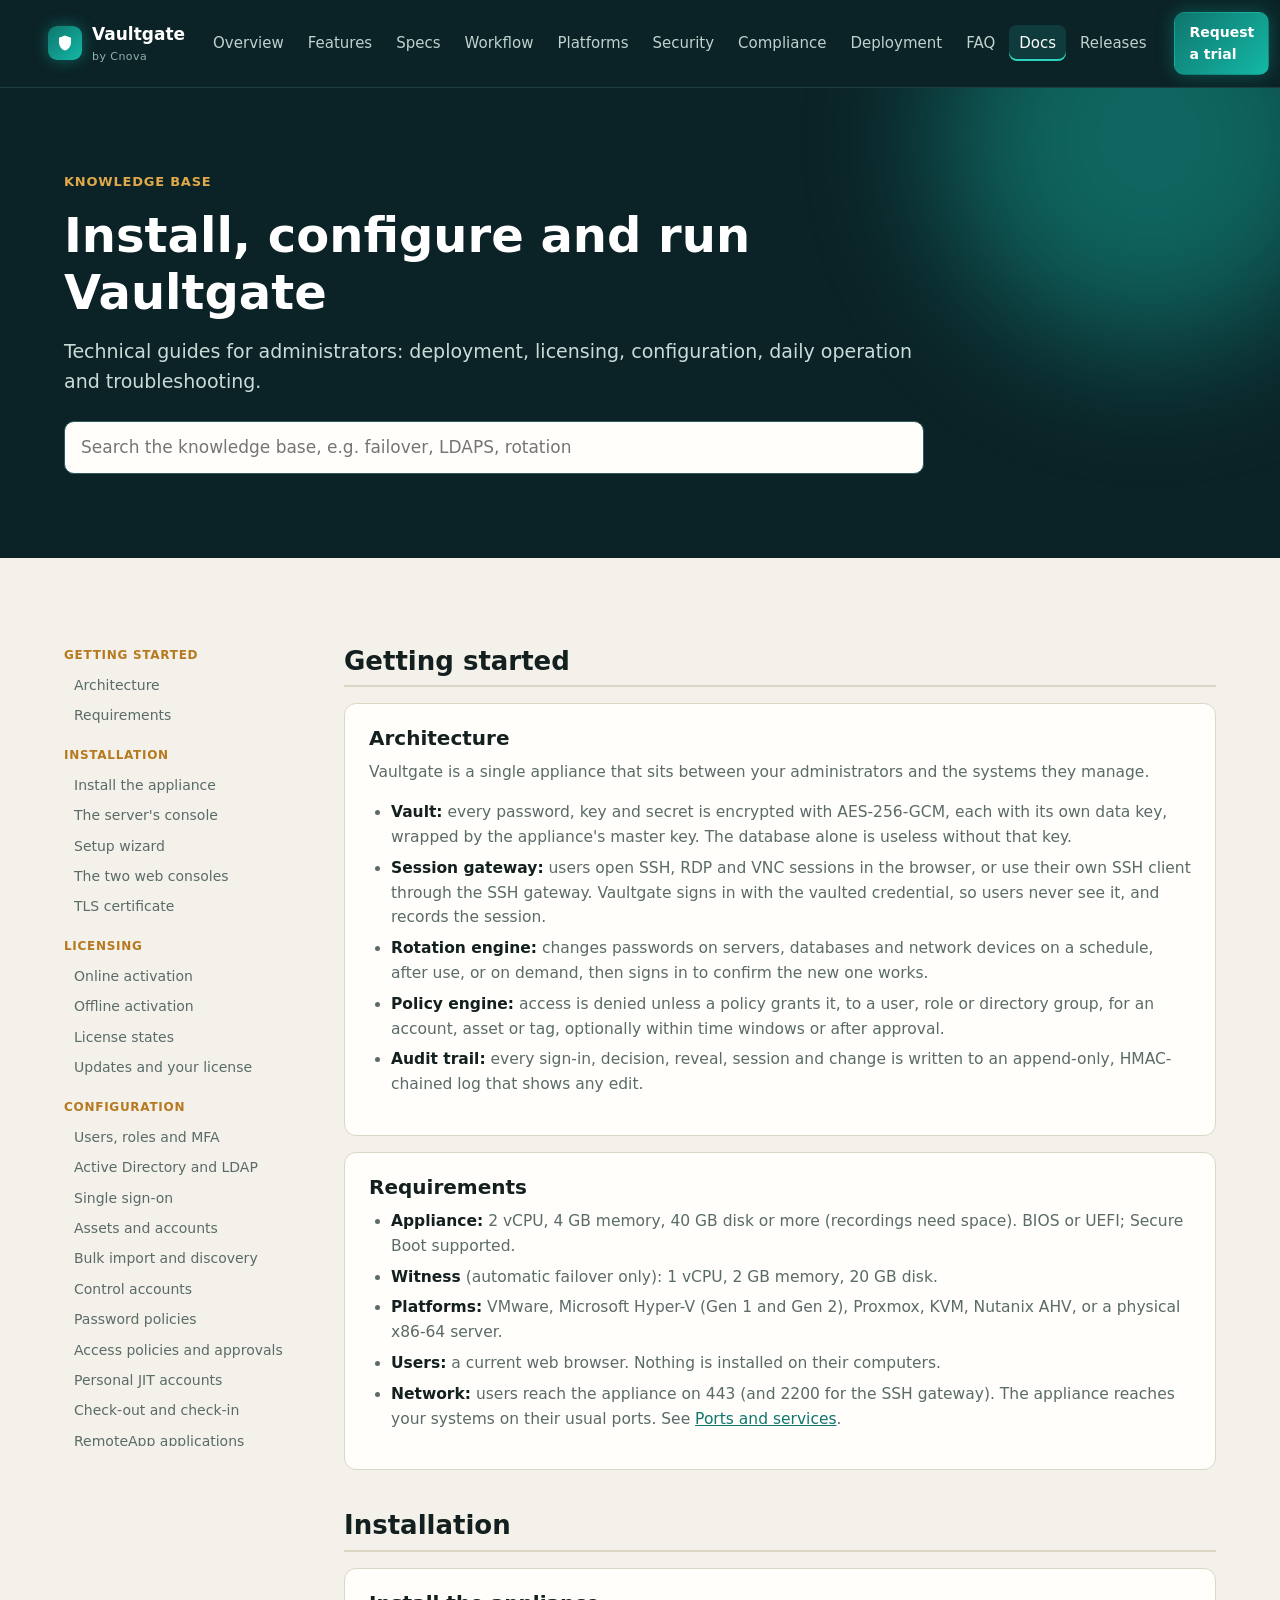
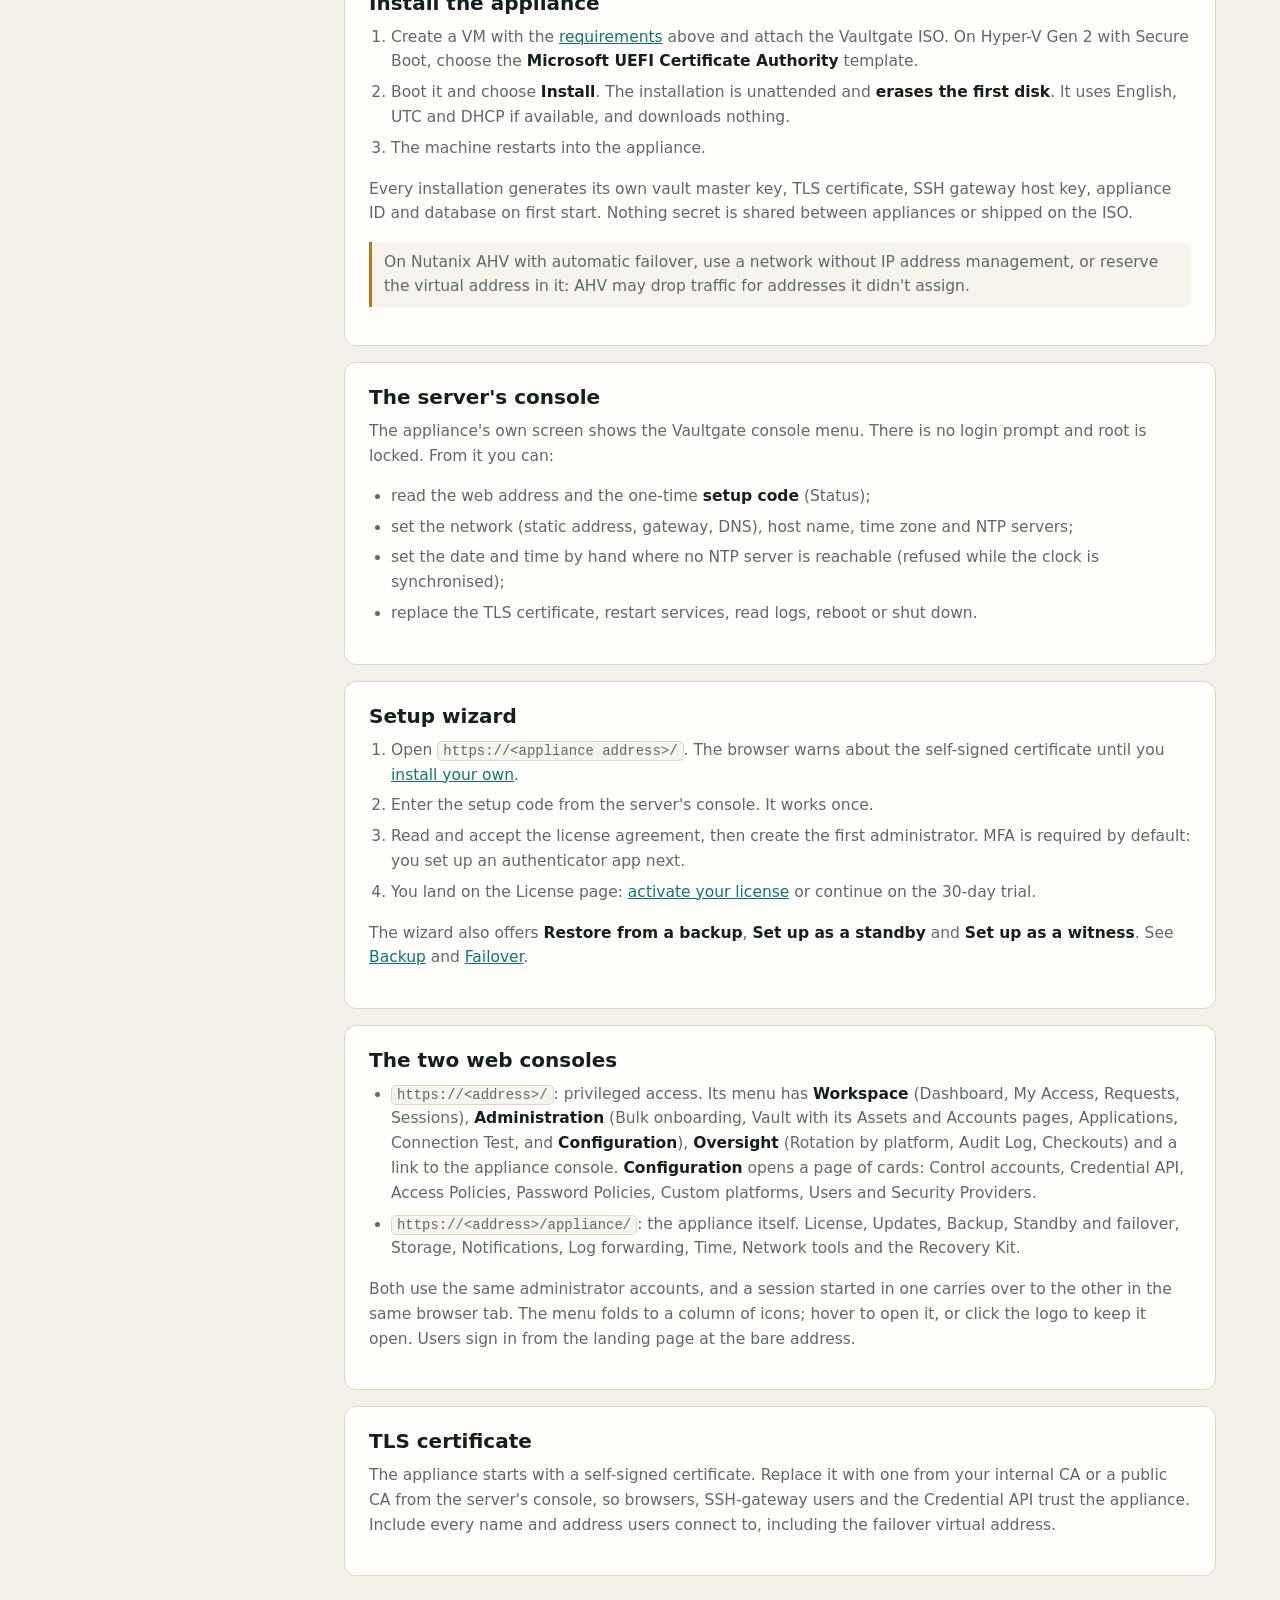
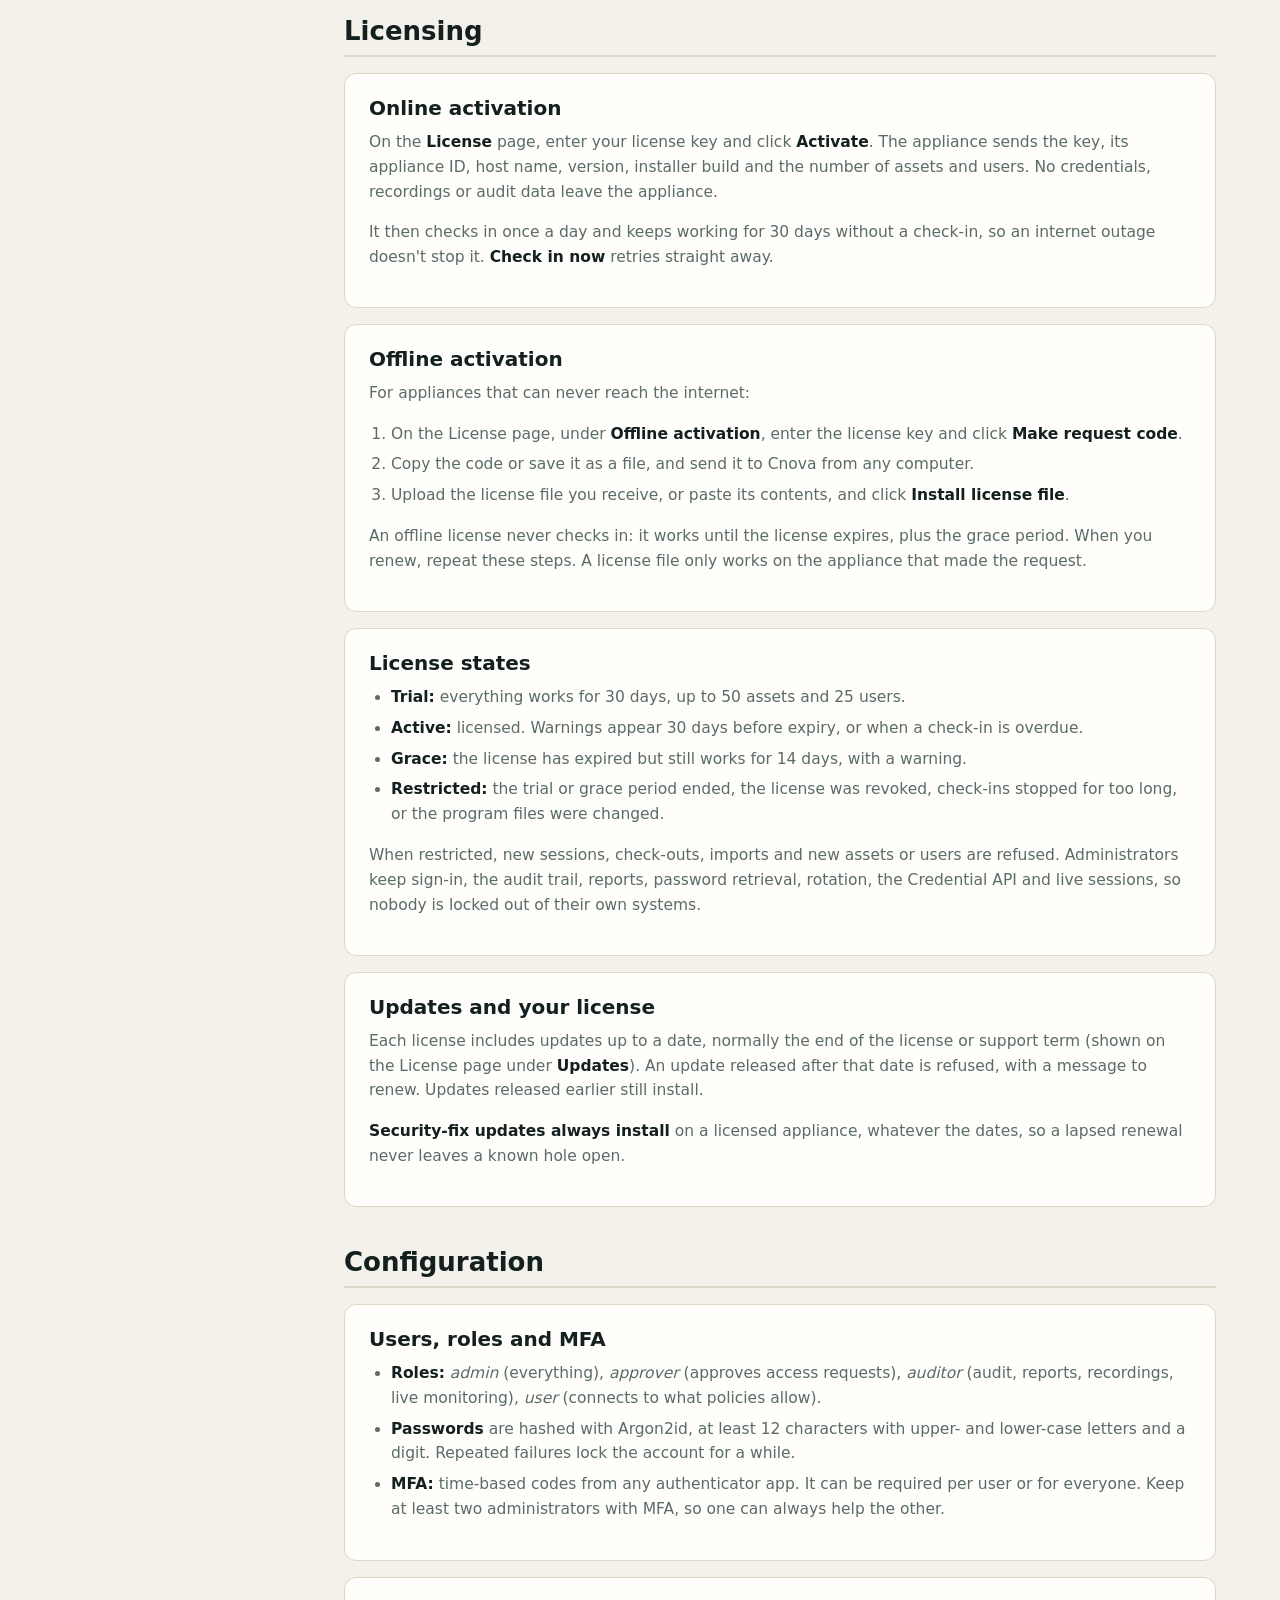
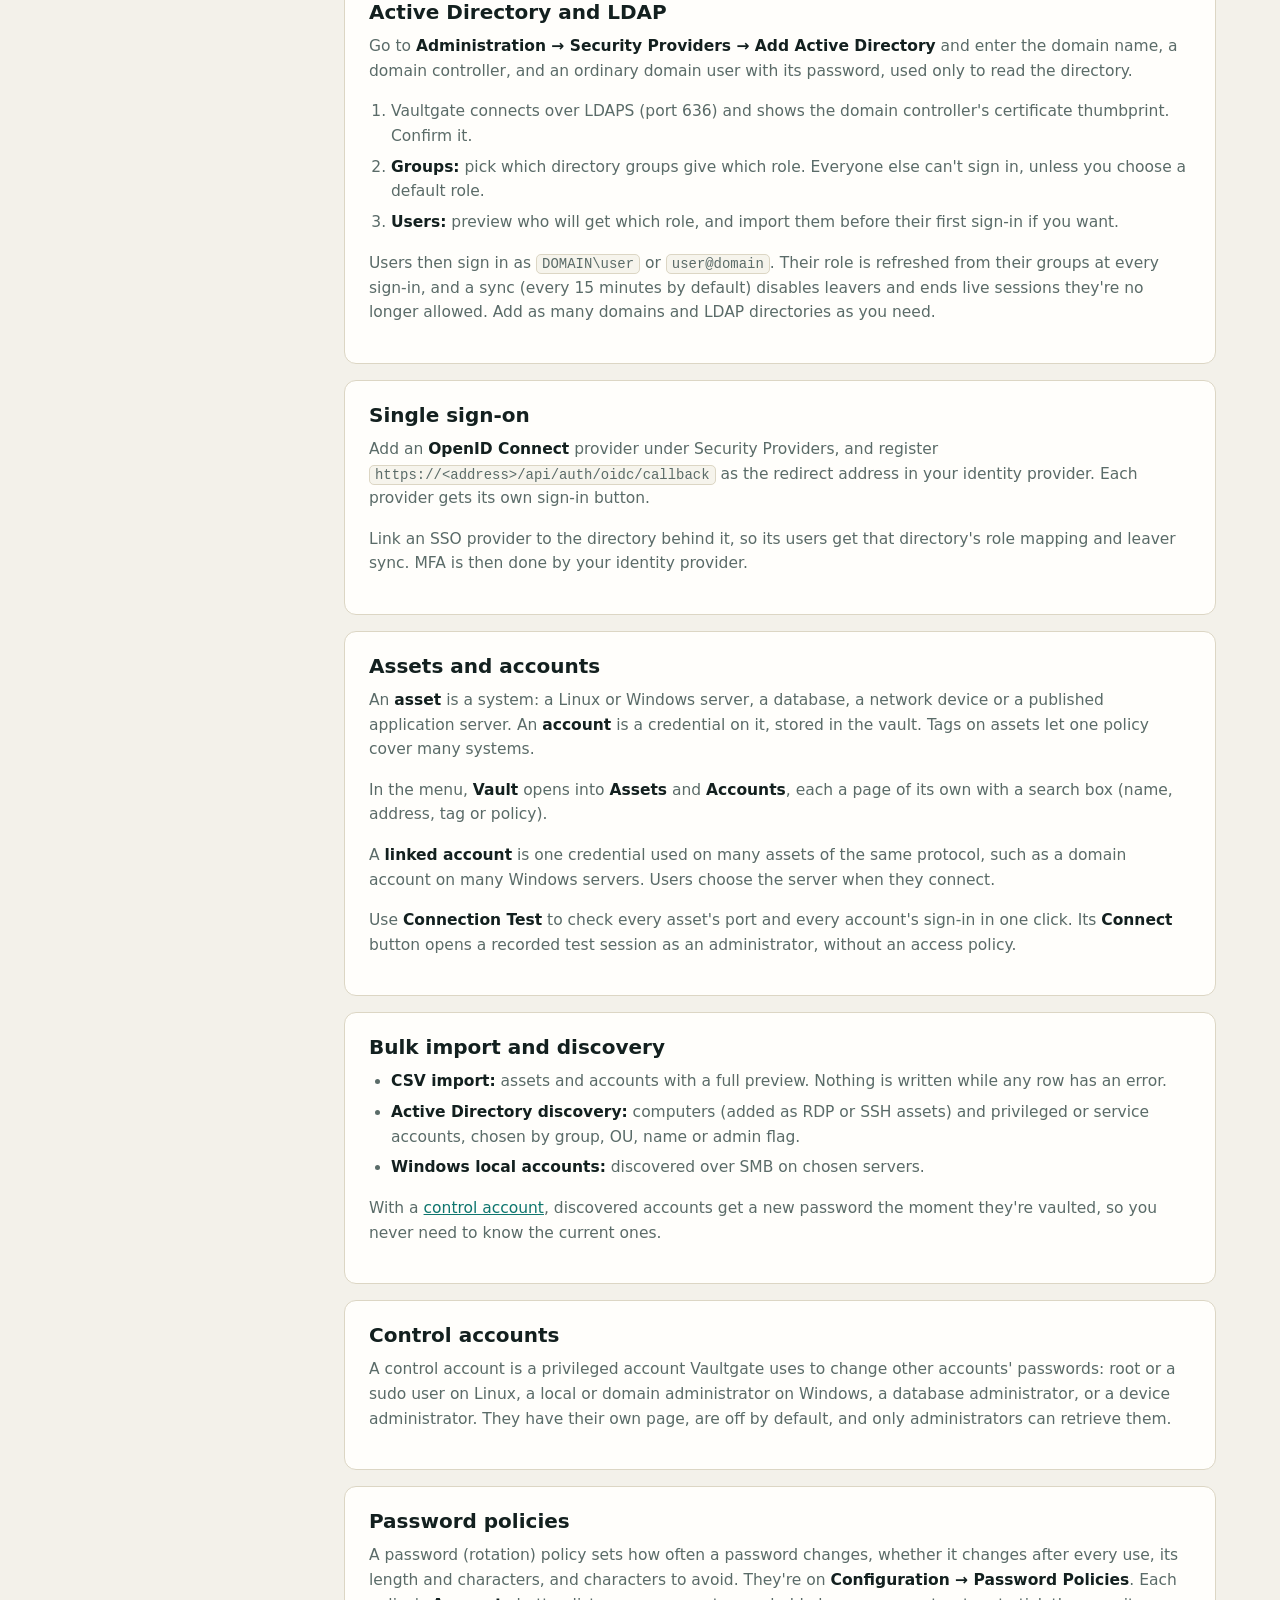
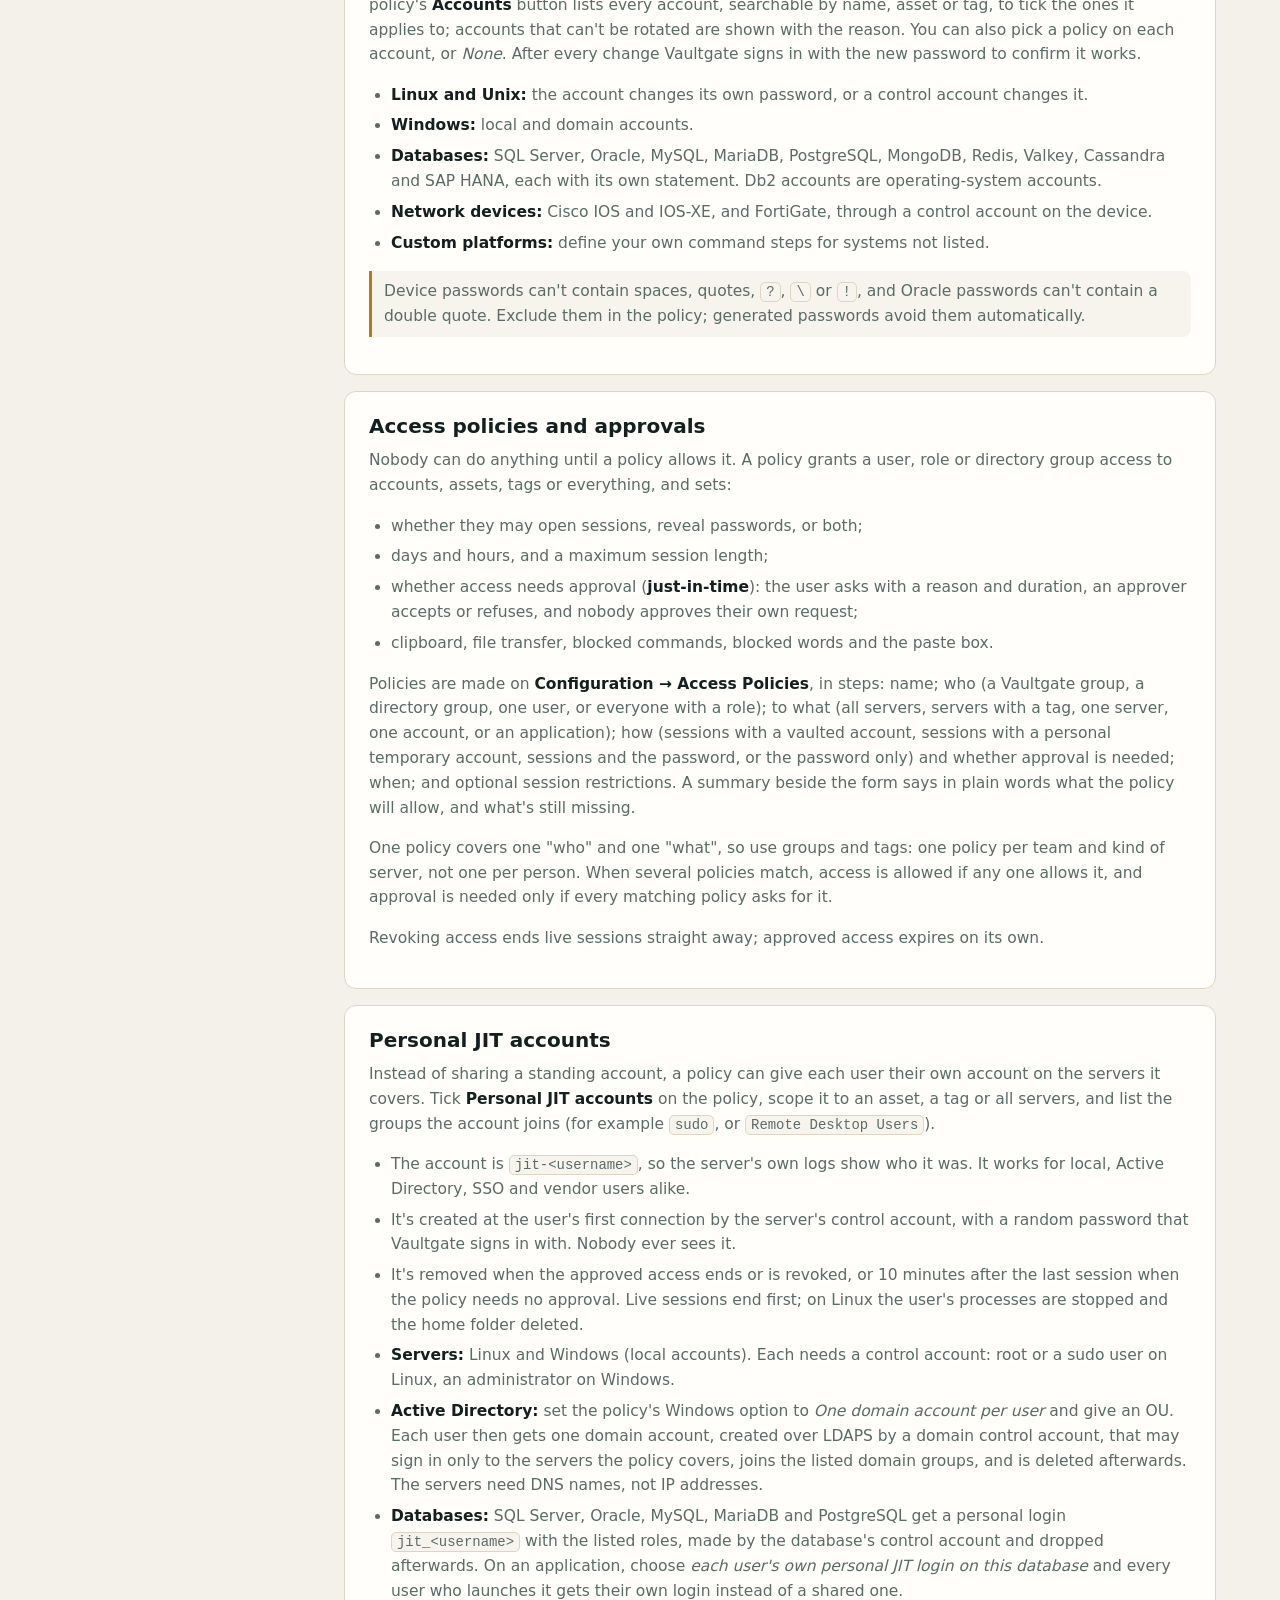
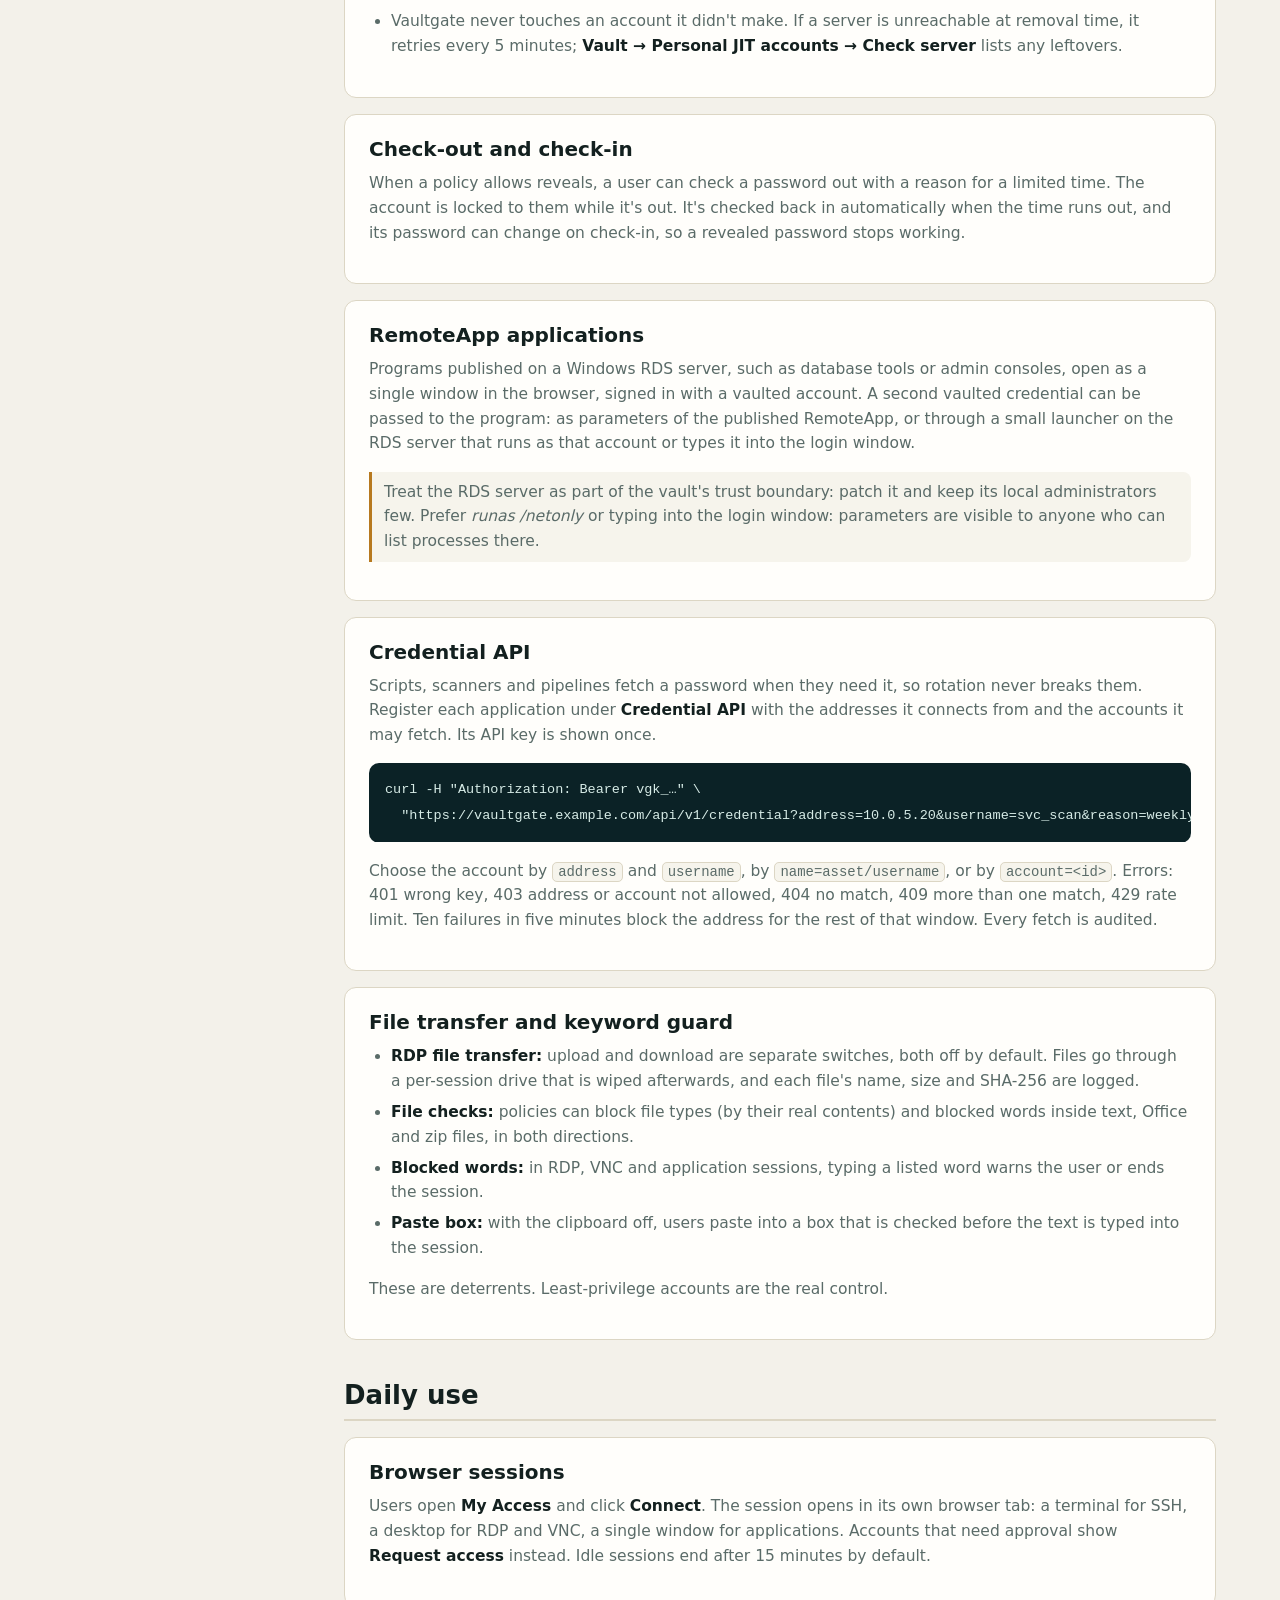
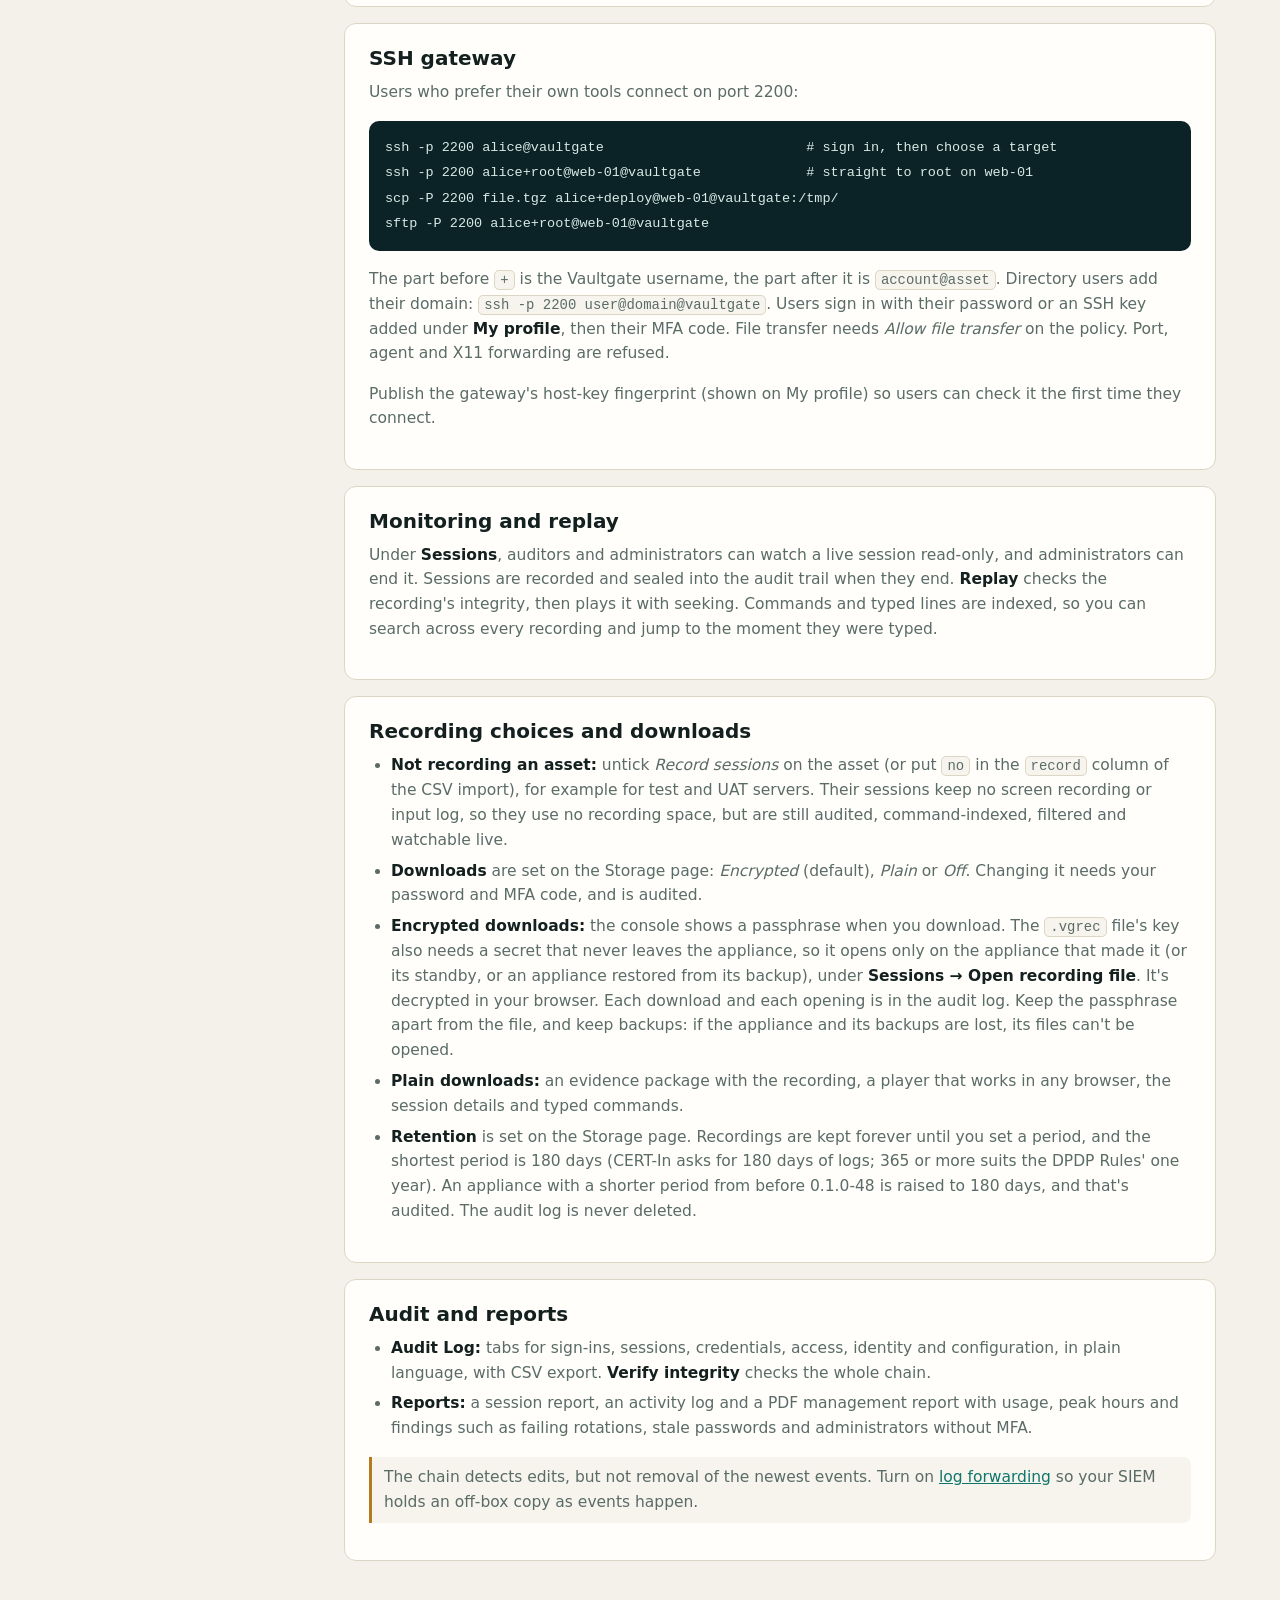
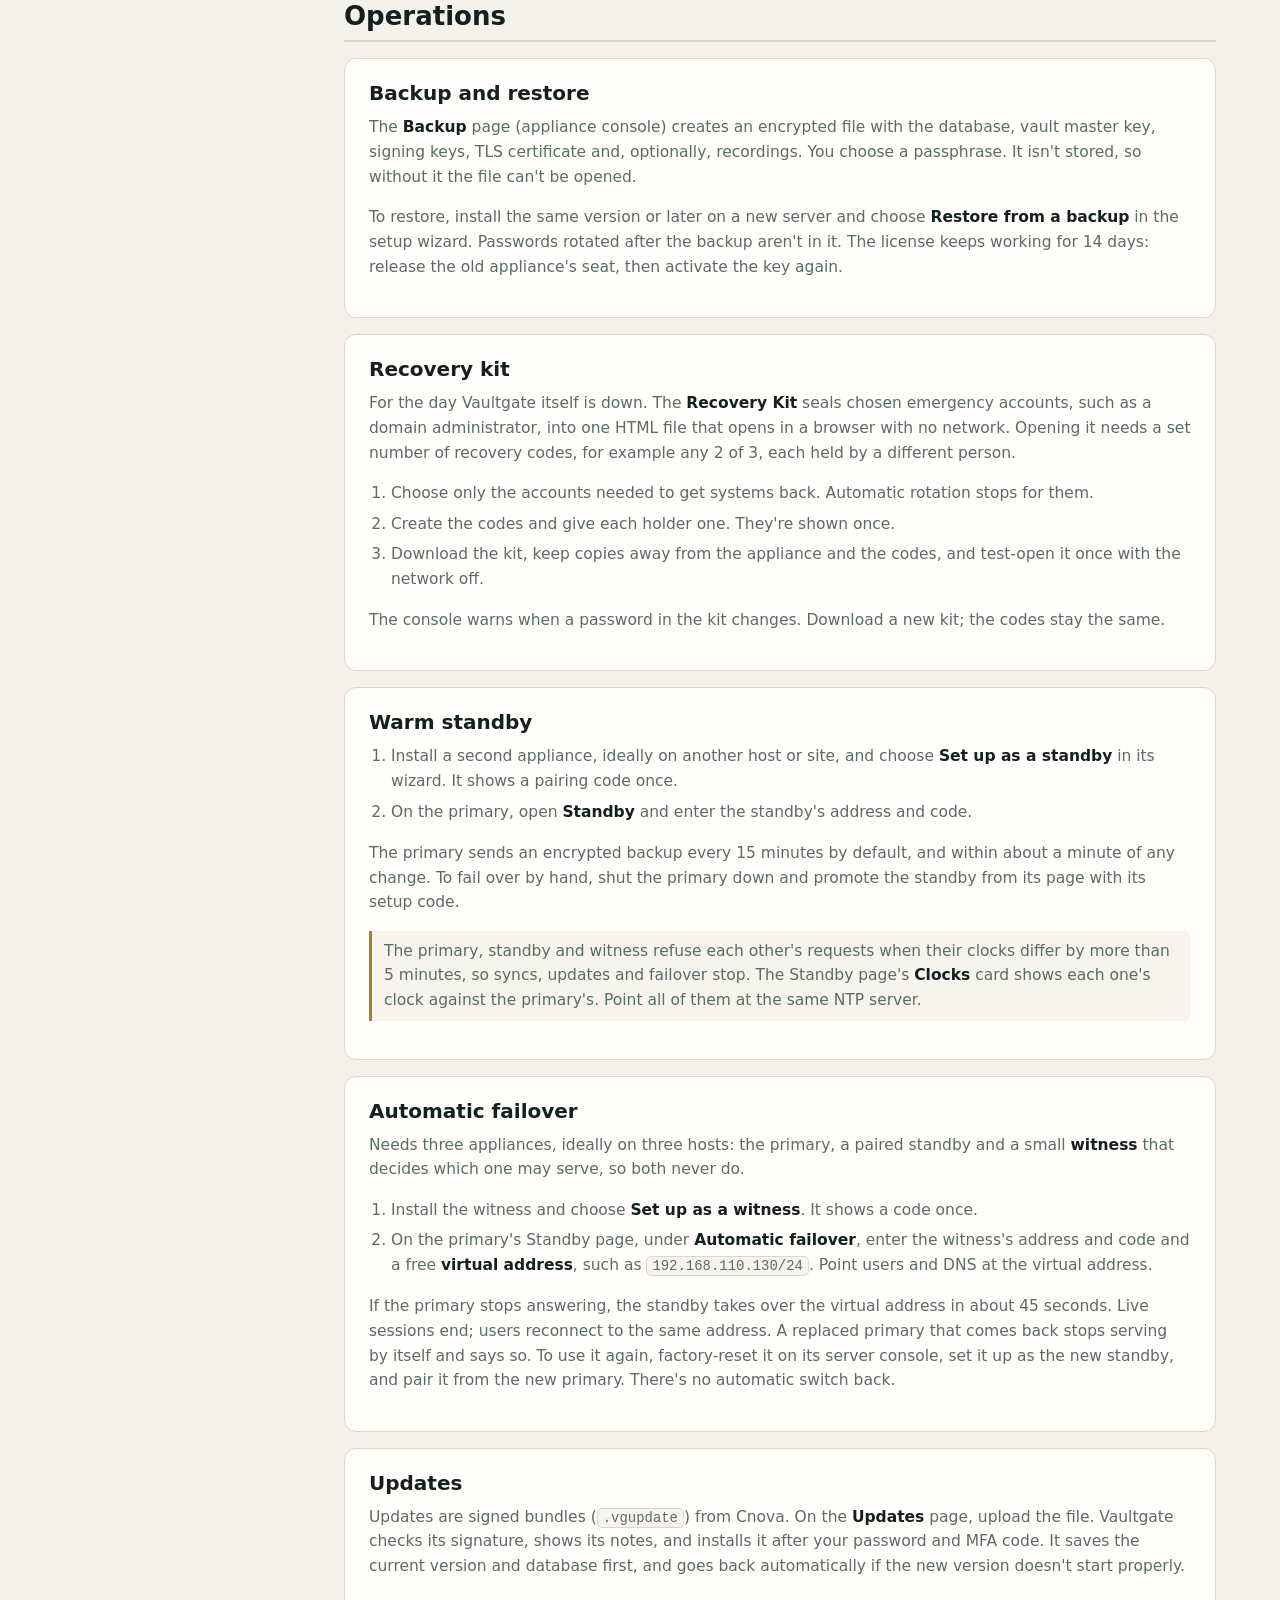
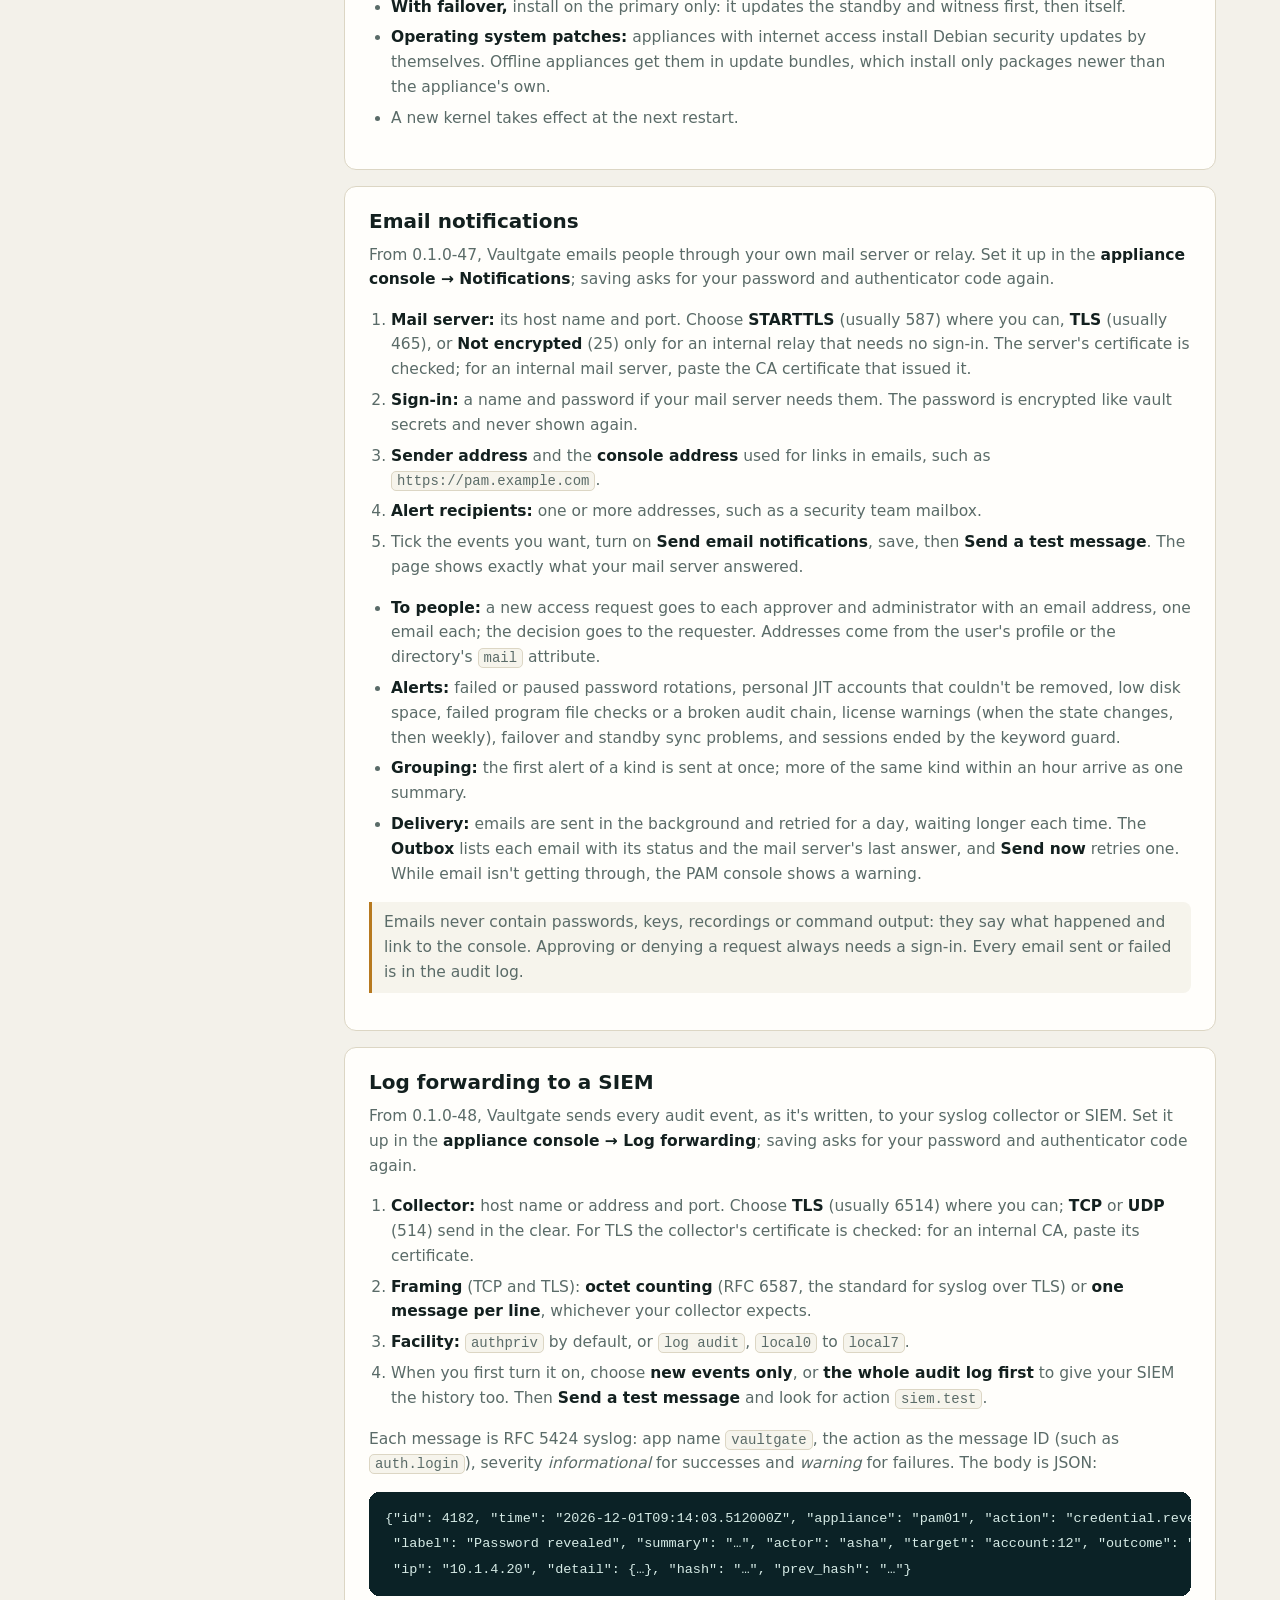
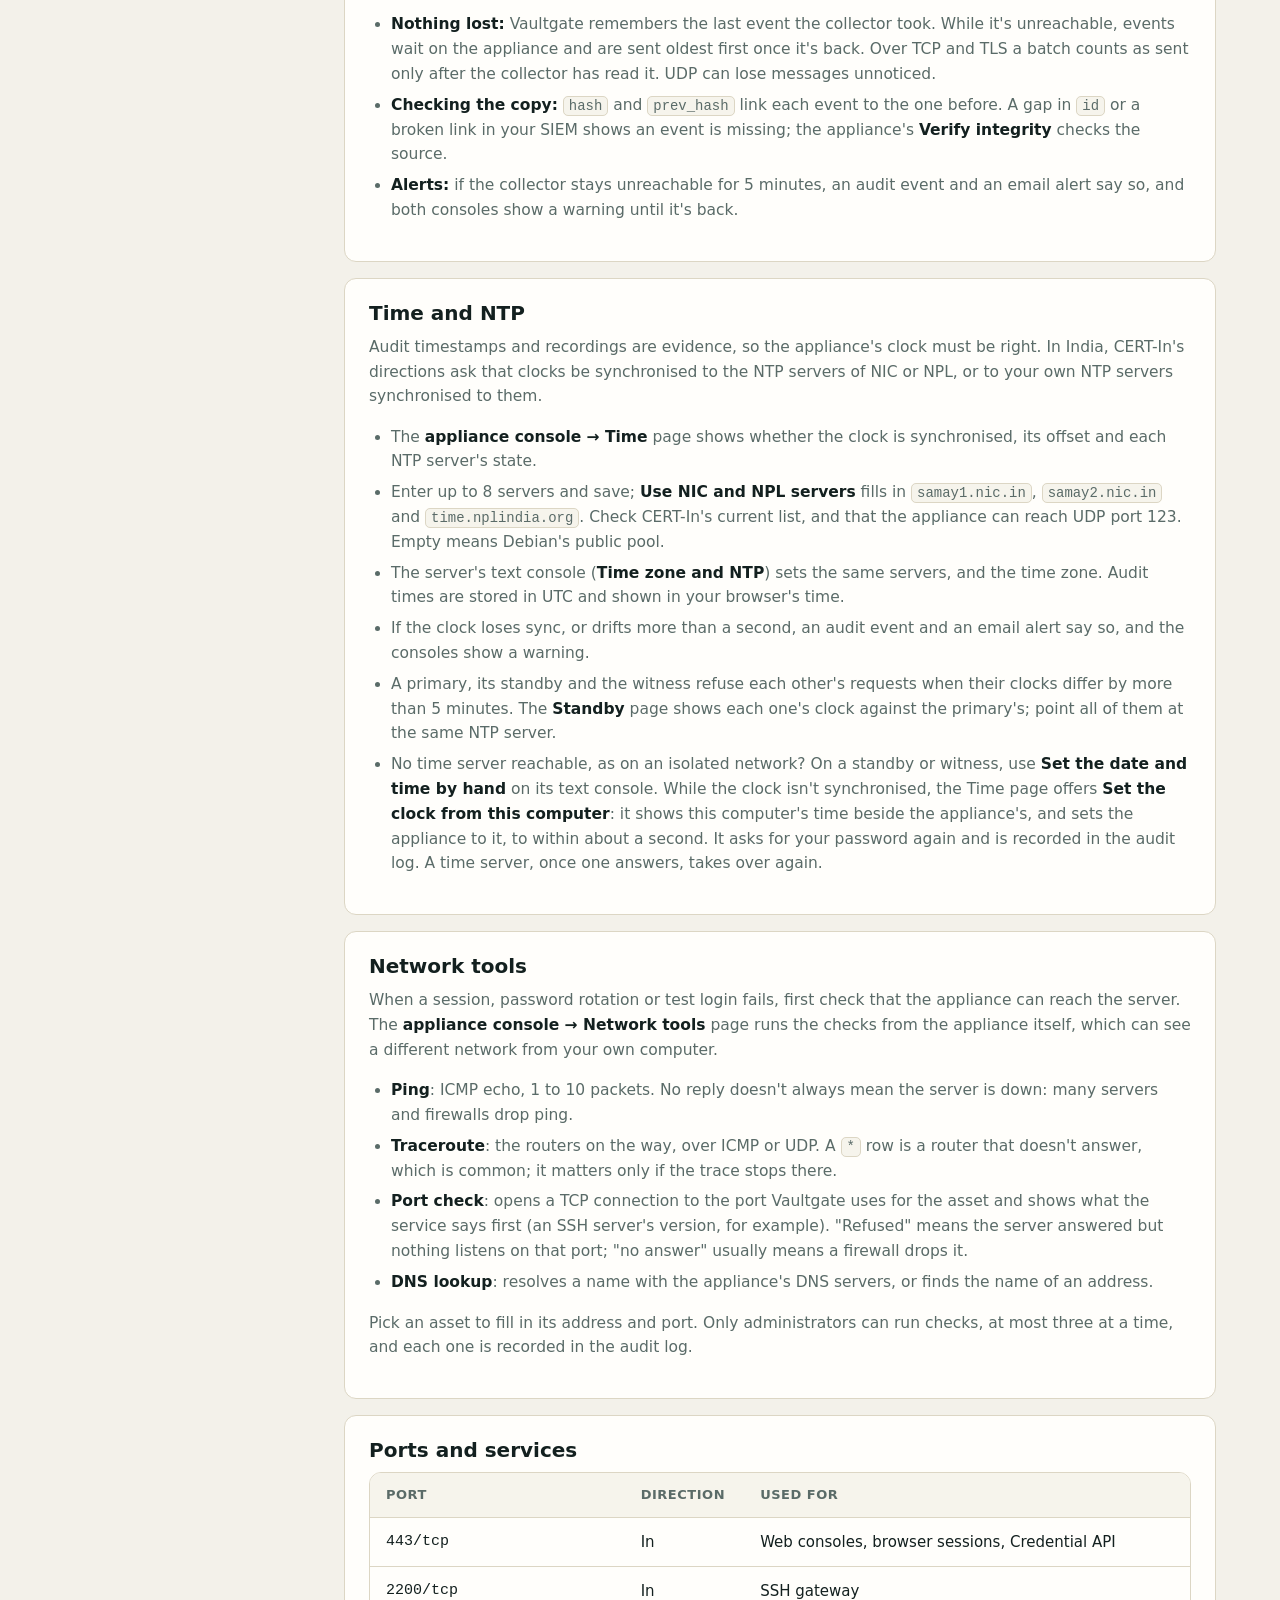
<file: docs.html>
<!doctype html>
<html lang="en">
<head>
<meta charset="utf-8">
<meta name="viewport" content="width=device-width, initial-scale=1">
<title>Knowledge Base · Vaultgate</title>
<meta name="description" content="Technical guides for Vaultgate administrators: installation, licensing, configuration, operations and troubleshooting.">
<meta property="og:title" content="Knowledge Base · Vaultgate">
<meta property="og:description" content="Technical guides for Vaultgate administrators: installation, licensing, configuration, operations and troubleshooting.">
<meta property="og:url" content="https://cnova.in/docs.html">
<meta property="og:type" content="website">
<link rel="canonical" href="https://cnova.in/docs.html">
<link rel="icon" href="data:image/svg+xml,%3Csvg xmlns='http://www.w3.org/2000/svg' viewBox='0 0 32 32'%3E%3Crect width='32' height='32' rx='7' fill='%230f766e'/%3E%3Cpath d='M16 6l8 3v6c0 5-3.4 9.3-8 11-4.6-1.7-8-6-8-11V9z' fill='white'/%3E%3C/svg%3E">
<link rel="stylesheet" href="style.css?v=53ab4f30e5">
</head>
<body>
<header class="top">
  <a class="brand" href="./" aria-label="Vaultgate home"><span class="logo"><svg width="18" height="18" viewBox="0 0 24 24" fill="#fff" aria-hidden="true"><path d="M12 2l8 3v6c0 5.2-3.4 9.9-8 11-4.6-1.1-8-5.8-8-11V5z"/></svg></span><span class="brand-text">Vaultgate<small>by Cnova</small></span></a>
  <button class="menu-btn" type="button" aria-label="Menu" aria-expanded="false" aria-controls="nav"><span></span><span></span><span></span></button>
  <nav class="links" id="nav" aria-label="Pages"><a href="./">Overview</a><a href="features.html">Features</a><a href="specs.html">Specs</a><a href="workflow.html">Workflow</a><a href="platforms.html">Platforms</a><a href="security.html">Security</a><a href="compliance.html">Compliance</a><a href="deployment.html">Deployment</a><a href="faq.html">FAQ</a><a href="docs.html" aria-current="page">Docs</a><a href="releases.html">Releases</a><a class="nav-cta" href="contact.html">Request a trial</a></nav>
  <a class="btn primary small cta-top" href="contact.html">Request a trial</a>
</header>
<main>
<section class="head">
  <div class="orb orb-a" aria-hidden="true"></div>
  <p class="eyebrow">Knowledge Base</p>
  <h1>Install, configure and run Vaultgate</h1>
  <p class="lead">Technical guides for administrators: deployment, licensing, configuration, daily operation and troubleshooting.</p>
  <div class="kb-search"><input id="kb-q" type="search" placeholder="Search the knowledge base, e.g. failover, LDAPS, rotation" aria-label="Search the knowledge base" autocomplete="off"></div>
</section>

<section class="band">
  <div class="wrap kb">
    <nav class="kb-nav" aria-label="Knowledge base sections">
      <b>Getting started</b>
      <a href="#architecture">Architecture</a>
      <a href="#requirements">Requirements</a>
      <b>Installation</b>
      <a href="#install">Install the appliance</a>
      <a href="#server-console">The server's console</a>
      <a href="#setup">Setup wizard</a>
      <a href="#consoles">The two web consoles</a>
      <a href="#tls">TLS certificate</a>
      <b>Licensing</b>
      <a href="#license-online">Online activation</a>
      <a href="#license-offline">Offline activation</a>
      <a href="#license-states">License states</a>
      <a href="#license-updates">Updates and your license</a>
      <b>Configuration</b>
      <a href="#users">Users, roles and MFA</a>
      <a href="#directory">Active Directory and LDAP</a>
      <a href="#sso">Single sign-on</a>
      <a href="#assets">Assets and accounts</a>
      <a href="#onboarding">Bulk import and discovery</a>
      <a href="#control">Control accounts</a>
      <a href="#rotation">Password policies</a>
      <a href="#policies">Access policies and approvals</a>
      <a href="#personal-jit">Personal JIT accounts</a>
      <a href="#checkout">Check-out and check-in</a>
      <a href="#applications">RemoteApp applications</a>
      <a href="#credapi">Credential API</a>
      <a href="#files">File transfer and keyword guard</a>
      <b>Daily use</b>
      <a href="#sessions">Browser sessions</a>
      <a href="#ssh-gateway">SSH gateway</a>
      <a href="#monitoring">Monitoring and replay</a>
      <a href="#recording-options">Recording choices and downloads</a>
      <a href="#audit">Audit and reports</a>
      <b>Operations</b>
      <a href="#backup">Backup and restore</a>
      <a href="#recovery-kit">Recovery kit</a>
      <a href="#standby">Warm standby</a>
      <a href="#failover">Automatic failover</a>
      <a href="#updates">Updates</a>
      <a href="#notifications">Email notifications</a>
      <a href="#siem">Log forwarding to a SIEM</a>
      <a href="#time">Time and NTP</a>
      <a href="#nettools">Network tools</a>
      <a href="#ports">Ports and services</a>
      <b>Troubleshooting</b>
      <a href="#ts-console">Console unreachable</a>
      <a href="#ts-session">A session won't connect</a>
      <a href="#ts-rotation">Rotation failed</a>
      <a href="#ts-directory">Directory sign-in fails</a>
      <a href="#ts-license">License problems</a>
      <a href="#ts-update">An update was refused</a>
      <a href="#ts-failover">Failover paused</a>
      <a href="#ts-ssh">SSH client warnings</a>
      <a href="#ts-email">Emails don't arrive</a>
      <a href="#ts-siem">Events don't reach the SIEM</a>
    </nav>

    <div class="kb-body">
      <p class="kb-none" hidden>No articles match. Try another word, or <a href="contact.html">ask us</a>.</p>

      <h2 class="kb-cat">Getting started</h2>
      <article id="architecture"><h3>Architecture</h3>
        <p>Vaultgate is a single appliance that sits between your administrators and the systems they manage.</p>
        <ul>
          <li><b>Vault:</b> every password, key and secret is encrypted with AES-256-GCM, each with its own data key, wrapped by the appliance's master key. The database alone is useless without that key.</li>
          <li><b>Session gateway:</b> users open SSH, RDP and VNC sessions in the browser, or use their own SSH client through the SSH gateway. Vaultgate signs in with the vaulted credential, so users never see it, and records the session.</li>
          <li><b>Rotation engine:</b> changes passwords on servers, databases and network devices on a schedule, after use, or on demand, then signs in to confirm the new one works.</li>
          <li><b>Policy engine:</b> access is denied unless a policy grants it, to a user, role or directory group, for an account, asset or tag, optionally within time windows or after approval.</li>
          <li><b>Audit trail:</b> every sign-in, decision, reveal, session and change is written to an append-only, HMAC-chained log that shows any edit.</li>
        </ul></article>
      <article id="requirements"><h3>Requirements</h3>
        <ul>
          <li><b>Appliance:</b> 2 vCPU, 4 GB memory, 40 GB disk or more (recordings need space). BIOS or UEFI; Secure Boot supported.</li>
          <li><b>Witness</b> (automatic failover only): 1 vCPU, 2 GB memory, 20 GB disk.</li>
          <li><b>Platforms:</b> VMware, Microsoft Hyper-V (Gen 1 and Gen 2), Proxmox, KVM, Nutanix AHV, or a physical x86-64 server.</li>
          <li><b>Users:</b> a current web browser. Nothing is installed on their computers.</li>
          <li><b>Network:</b> users reach the appliance on 443 (and 2200 for the SSH gateway). The appliance reaches your systems on their usual ports. See <a href="#ports">Ports and services</a>.</li>
        </ul></article>

      <h2 class="kb-cat">Installation</h2>
      <article id="install"><h3>Install the appliance</h3>
        <ol>
          <li>Create a VM with the <a href="#requirements">requirements</a> above and attach the Vaultgate ISO. On Hyper-V Gen 2 with Secure Boot, choose the <b>Microsoft UEFI Certificate Authority</b> template.</li>
          <li>Boot it and choose <b>Install</b>. The installation is unattended and <b>erases the first disk</b>. It uses English, UTC and DHCP if available, and downloads nothing.</li>
          <li>The machine restarts into the appliance.</li>
        </ol>
        <p>Every installation generates its own vault master key, TLS certificate, SSH gateway host key, appliance ID and database on first start. Nothing secret is shared between appliances or shipped on the ISO.</p>
        <p class="kb-tip">On Nutanix AHV with automatic failover, use a network without IP address management, or reserve the virtual address in it: AHV may drop traffic for addresses it didn't assign.</p></article>
      <article id="server-console"><h3>The server's console</h3>
        <p>The appliance's own screen shows the Vaultgate console menu. There is no login prompt and root is locked. From it you can:</p>
        <ul>
          <li>read the web address and the one-time <b>setup code</b> (Status);</li>
          <li>set the network (static address, gateway, DNS), host name, time zone and NTP servers;</li>
          <li>set the date and time by hand where no NTP server is reachable (refused while the clock is synchronised);</li>
          <li>replace the TLS certificate, restart services, read logs, reboot or shut down.</li>
        </ul></article>
      <article id="setup"><h3>Setup wizard</h3>
        <ol>
          <li>Open <code>https://&lt;appliance address&gt;/</code>. The browser warns about the self-signed certificate until you <a href="#tls">install your own</a>.</li>
          <li>Enter the setup code from the server's console. It works once.</li>
          <li>Read and accept the license agreement, then create the first administrator. MFA is required by default: you set up an authenticator app next.</li>
          <li>You land on the License page: <a href="#license-online">activate your license</a> or continue on the 30-day trial.</li>
        </ol>
        <p>The wizard also offers <b>Restore from a backup</b>, <b>Set up as a standby</b> and <b>Set up as a witness</b>. See <a href="#backup">Backup</a> and <a href="#failover">Failover</a>.</p></article>
      <article id="consoles"><h3>The two web consoles</h3>
        <ul>
          <li><code>https://&lt;address&gt;/</code>: privileged access. Its menu has <b>Workspace</b> (Dashboard, My Access, Requests, Sessions), <b>Administration</b> (Bulk onboarding, Vault with its Assets and Accounts pages, Applications, Connection Test, and <b>Configuration</b>), <b>Oversight</b> (Rotation by platform, Audit Log, Checkouts) and a link to the appliance console. <b>Configuration</b> opens a page of cards: Control accounts, Credential API, Access Policies, Password Policies, Custom platforms, Users and Security Providers.</li>
          <li><code>https://&lt;address&gt;/appliance/</code>: the appliance itself. License, Updates, Backup, Standby and failover, Storage, Notifications, Log forwarding, Time, Network tools and the Recovery Kit.</li>
        </ul>
        <p>Both use the same administrator accounts, and a session started in one carries over to the other in the same browser tab. The menu folds to a column of icons; hover to open it, or click the logo to keep it open. Users sign in from the landing page at the bare address.</p></article>
      <article id="tls"><h3>TLS certificate</h3>
        <p>The appliance starts with a self-signed certificate. Replace it with one from your internal CA or a public CA from the server's console, so browsers, SSH-gateway users and the Credential API trust the appliance. Include every name and address users connect to, including the failover virtual address.</p></article>

      <h2 class="kb-cat">Licensing</h2>
      <article id="license-online"><h3>Online activation</h3>
        <p>On the <b>License</b> page, enter your license key and click <b>Activate</b>. The appliance sends the key, its appliance ID, host name, version, installer build and the number of assets and users. No credentials, recordings or audit data leave the appliance.</p>
        <p>It then checks in once a day and keeps working for 30 days without a check-in, so an internet outage doesn't stop it. <b>Check in now</b> retries straight away.</p></article>
      <article id="license-offline"><h3>Offline activation</h3>
        <p>For appliances that can never reach the internet:</p>
        <ol>
          <li>On the License page, under <b>Offline activation</b>, enter the license key and click <b>Make request code</b>.</li>
          <li>Copy the code or save it as a file, and send it to Cnova from any computer.</li>
          <li>Upload the license file you receive, or paste its contents, and click <b>Install license file</b>.</li>
        </ol>
        <p>An offline license never checks in: it works until the license expires, plus the grace period. When you renew, repeat these steps. A license file only works on the appliance that made the request.</p></article>
      <article id="license-states"><h3>License states</h3>
        <ul>
          <li><b>Trial:</b> everything works for 30 days, up to 50 assets and 25 users.</li>
          <li><b>Active:</b> licensed. Warnings appear 30 days before expiry, or when a check-in is overdue.</li>
          <li><b>Grace:</b> the license has expired but still works for 14 days, with a warning.</li>
          <li><b>Restricted:</b> the trial or grace period ended, the license was revoked, check-ins stopped for too long, or the program files were changed.</li>
        </ul>
        <p>When restricted, new sessions, check-outs, imports and new assets or users are refused. Administrators keep sign-in, the audit trail, reports, password retrieval, rotation, the Credential API and live sessions, so nobody is locked out of their own systems.</p></article>
      <article id="license-updates"><h3>Updates and your license</h3>
        <p>Each license includes updates up to a date, normally the end of the license or support term (shown on the License page under <b>Updates</b>). An update released after that date is refused, with a message to renew. Updates released earlier still install.</p>
        <p><b>Security-fix updates always install</b> on a licensed appliance, whatever the dates, so a lapsed renewal never leaves a known hole open.</p></article>

      <h2 class="kb-cat">Configuration</h2>
      <article id="users"><h3>Users, roles and MFA</h3>
        <ul>
          <li><b>Roles:</b> <i>admin</i> (everything), <i>approver</i> (approves access requests), <i>auditor</i> (audit, reports, recordings, live monitoring), <i>user</i> (connects to what policies allow).</li>
          <li><b>Passwords</b> are hashed with Argon2id, at least 12 characters with upper- and lower-case letters and a digit. Repeated failures lock the account for a while.</li>
          <li><b>MFA:</b> time-based codes from any authenticator app. It can be required per user or for everyone. Keep at least two administrators with MFA, so one can always help the other.</li>
        </ul></article>
      <article id="directory"><h3>Active Directory and LDAP</h3>
        <p>Go to <b>Administration → Security Providers → Add Active Directory</b> and enter the domain name, a domain controller, and an ordinary domain user with its password, used only to read the directory.</p>
        <ol>
          <li>Vaultgate connects over LDAPS (port 636) and shows the domain controller's certificate thumbprint. Confirm it.</li>
          <li><b>Groups:</b> pick which directory groups give which role. Everyone else can't sign in, unless you choose a default role.</li>
          <li><b>Users:</b> preview who will get which role, and import them before their first sign-in if you want.</li>
        </ol>
        <p>Users then sign in as <code>DOMAIN\user</code> or <code>user@domain</code>. Their role is refreshed from their groups at every sign-in, and a sync (every 15 minutes by default) disables leavers and ends live sessions they're no longer allowed. Add as many domains and LDAP directories as you need.</p></article>
      <article id="sso"><h3>Single sign-on</h3>
        <p>Add an <b>OpenID Connect</b> provider under Security Providers, and register <code>https://&lt;address&gt;/api/auth/oidc/callback</code> as the redirect address in your identity provider. Each provider gets its own sign-in button.</p>
        <p>Link an SSO provider to the directory behind it, so its users get that directory's role mapping and leaver sync. MFA is then done by your identity provider.</p></article>
      <article id="assets"><h3>Assets and accounts</h3>
        <p>An <b>asset</b> is a system: a Linux or Windows server, a database, a network device or a published application server. An <b>account</b> is a credential on it, stored in the vault. Tags on assets let one policy cover many systems.</p>
        <p>In the menu, <b>Vault</b> opens into <b>Assets</b> and <b>Accounts</b>, each a page of its own with a search box (name, address, tag or policy).</p>
        <p>A <b>linked account</b> is one credential used on many assets of the same protocol, such as a domain account on many Windows servers. Users choose the server when they connect.</p>
        <p>Use <b>Connection Test</b> to check every asset's port and every account's sign-in in one click. Its <b>Connect</b> button opens a recorded test session as an administrator, without an access policy.</p></article>
      <article id="onboarding"><h3>Bulk import and discovery</h3>
        <ul>
          <li><b>CSV import:</b> assets and accounts with a full preview. Nothing is written while any row has an error.</li>
          <li><b>Active Directory discovery:</b> computers (added as RDP or SSH assets) and privileged or service accounts, chosen by group, OU, name or admin flag.</li>
          <li><b>Windows local accounts:</b> discovered over SMB on chosen servers.</li>
        </ul>
        <p>With a <a href="#control">control account</a>, discovered accounts get a new password the moment they're vaulted, so you never need to know the current ones.</p></article>
      <article id="control"><h3>Control accounts</h3>
        <p>A control account is a privileged account Vaultgate uses to change other accounts' passwords: root or a sudo user on Linux, a local or domain administrator on Windows, a database administrator, or a device administrator. They have their own page, are off by default, and only administrators can retrieve them.</p></article>
      <article id="rotation"><h3>Password policies</h3>
        <p>A password (rotation) policy sets how often a password changes, whether it changes after every use, its length and characters, and characters to avoid. They're on <b>Configuration → Password Policies</b>. Each policy's <b>Accounts</b> button lists every account, searchable by name, asset or tag, to tick the ones it applies to; accounts that can't be rotated are shown with the reason. You can also pick a policy on each account, or <i>None</i>. After every change Vaultgate signs in with the new password to confirm it works.</p>
        <ul>
          <li><b>Linux and Unix:</b> the account changes its own password, or a control account changes it.</li>
          <li><b>Windows:</b> local and domain accounts.</li>
          <li><b>Databases:</b> SQL Server, Oracle, MySQL, MariaDB, PostgreSQL, MongoDB, Redis, Valkey, Cassandra and SAP HANA, each with its own statement. Db2 accounts are operating-system accounts.</li>
          <li><b>Network devices:</b> Cisco IOS and IOS-XE, and FortiGate, through a control account on the device.</li>
          <li><b>Custom platforms:</b> define your own command steps for systems not listed.</li>
        </ul>
        <p class="kb-tip">Device passwords can't contain spaces, quotes, <code>?</code>, <code>\</code> or <code>!</code>, and Oracle passwords can't contain a double quote. Exclude them in the policy; generated passwords avoid them automatically.</p></article>
      <article id="policies"><h3>Access policies and approvals</h3>
        <p>Nobody can do anything until a policy allows it. A policy grants a user, role or directory group access to accounts, assets, tags or everything, and sets:</p>
        <ul>
          <li>whether they may open sessions, reveal passwords, or both;</li>
          <li>days and hours, and a maximum session length;</li>
          <li>whether access needs approval (<b>just-in-time</b>): the user asks with a reason and duration, an approver accepts or refuses, and nobody approves their own request;</li>
          <li>clipboard, file transfer, blocked commands, blocked words and the paste box.</li>
        </ul>
        <p>Policies are made on <b>Configuration → Access Policies</b>, in steps: name; who (a Vaultgate group, a directory group, one user, or everyone with a role); to what (all servers, servers with a tag, one server, one account, or an application); how (sessions with a vaulted account, sessions with a personal temporary account, sessions and the password, or the password only) and whether approval is needed; when; and optional session restrictions. A summary beside the form says in plain words what the policy will allow, and what's still missing.</p>
        <p>One policy covers one "who" and one "what", so use groups and tags: one policy per team and kind of server, not one per person. When several policies match, access is allowed if any one allows it, and approval is needed only if every matching policy asks for it.</p>
        <p>Revoking access ends live sessions straight away; approved access expires on its own.</p></article>
      <article id="personal-jit"><h3>Personal JIT accounts</h3>
        <p>Instead of sharing a standing account, a policy can give each user their own account on the servers it covers. Tick <b>Personal JIT accounts</b> on the policy, scope it to an asset, a tag or all servers, and list the groups the account joins (for example <code>sudo</code>, or <code>Remote Desktop Users</code>).</p>
        <ul>
          <li>The account is <code>jit-&lt;username&gt;</code>, so the server's own logs show who it was. It works for local, Active Directory, SSO and vendor users alike.</li>
          <li>It's created at the user's first connection by the server's control account, with a random password that Vaultgate signs in with. Nobody ever sees it.</li>
          <li>It's removed when the approved access ends or is revoked, or 10 minutes after the last session when the policy needs no approval. Live sessions end first; on Linux the user's processes are stopped and the home folder deleted.</li>
          <li><b>Servers:</b> Linux and Windows (local accounts). Each needs a control account: root or a sudo user on Linux, an administrator on Windows.</li>
          <li><b>Active Directory:</b> set the policy's Windows option to <i>One domain account per user</i> and give an OU. Each user then gets one domain account, created over LDAPS by a domain control account, that may sign in only to the servers the policy covers, joins the listed domain groups, and is deleted afterwards. The servers need DNS names, not IP addresses.</li>
          <li><b>Databases:</b> SQL Server, Oracle, MySQL, MariaDB and PostgreSQL get a personal login <code>jit_&lt;username&gt;</code> with the listed roles, made by the database's control account and dropped afterwards. On an application, choose <i>each user's own personal JIT login on this database</i> and every user who launches it gets their own login instead of a shared one.</li>
          <li>Vaultgate never touches an account it didn't make. If a server is unreachable at removal time, it retries every 5 minutes; <b>Vault → Personal JIT accounts → Check server</b> lists any leftovers.</li>
        </ul></article>
      <article id="checkout"><h3>Check-out and check-in</h3>
        <p>When a policy allows reveals, a user can check a password out with a reason for a limited time. The account is locked to them while it's out. It's checked back in automatically when the time runs out, and its password can change on check-in, so a revealed password stops working.</p></article>
      <article id="applications"><h3>RemoteApp applications</h3>
        <p>Programs published on a Windows RDS server, such as database tools or admin consoles, open as a single window in the browser, signed in with a vaulted account. A second vaulted credential can be passed to the program: as parameters of the published RemoteApp, or through a small launcher on the RDS server that runs as that account or types it into the login window.</p>
        <p class="kb-tip">Treat the RDS server as part of the vault's trust boundary: patch it and keep its local administrators few. Prefer <i>runas /netonly</i> or typing into the login window: parameters are visible to anyone who can list processes there.</p></article>
      <article id="credapi"><h3>Credential API</h3>
        <p>Scripts, scanners and pipelines fetch a password when they need it, so rotation never breaks them. Register each application under <b>Credential API</b> with the addresses it connects from and the accounts it may fetch. Its API key is shown once.</p>
        <pre><code>curl -H "Authorization: Bearer vgk_…" \
  "https://vaultgate.example.com/api/v1/credential?address=10.0.5.20&amp;username=svc_scan&amp;reason=weekly+scan"</code></pre>
        <p>Choose the account by <code>address</code> and <code>username</code>, by <code>name=asset/username</code>, or by <code>account=&lt;id&gt;</code>. Errors: 401 wrong key, 403 address or account not allowed, 404 no match, 409 more than one match, 429 rate limit. Ten failures in five minutes block the address for the rest of that window. Every fetch is audited.</p></article>
      <article id="files"><h3>File transfer and keyword guard</h3>
        <ul>
          <li><b>RDP file transfer:</b> upload and download are separate switches, both off by default. Files go through a per-session drive that is wiped afterwards, and each file's name, size and SHA-256 are logged.</li>
          <li><b>File checks:</b> policies can block file types (by their real contents) and blocked words inside text, Office and zip files, in both directions.</li>
          <li><b>Blocked words:</b> in RDP, VNC and application sessions, typing a listed word warns the user or ends the session.</li>
          <li><b>Paste box:</b> with the clipboard off, users paste into a box that is checked before the text is typed into the session.</li>
        </ul>
        <p>These are deterrents. Least-privilege accounts are the real control.</p></article>

      <h2 class="kb-cat">Daily use</h2>
      <article id="sessions"><h3>Browser sessions</h3>
        <p>Users open <b>My Access</b> and click <b>Connect</b>. The session opens in its own browser tab: a terminal for SSH, a desktop for RDP and VNC, a single window for applications. Accounts that need approval show <b>Request access</b> instead. Idle sessions end after 15 minutes by default.</p></article>
      <article id="ssh-gateway"><h3>SSH gateway</h3>
        <p>Users who prefer their own tools connect on port 2200:</p>
        <pre><code>ssh -p 2200 alice@vaultgate                         # sign in, then choose a target
ssh -p 2200 alice+root@web-01@vaultgate             # straight to root on web-01
scp -P 2200 file.tgz alice+deploy@web-01@vaultgate:/tmp/
sftp -P 2200 alice+root@web-01@vaultgate</code></pre>
        <p>The part before <code>+</code> is the Vaultgate username, the part after it is <code>account@asset</code>. Directory users add their domain: <code>ssh -p 2200 user@domain@vaultgate</code>. Users sign in with their password or an SSH key added under <b>My profile</b>, then their MFA code. File transfer needs <i>Allow file transfer</i> on the policy. Port, agent and X11 forwarding are refused.</p>
        <p>Publish the gateway's host-key fingerprint (shown on My profile) so users can check it the first time they connect.</p></article>
      <article id="monitoring"><h3>Monitoring and replay</h3>
        <p>Under <b>Sessions</b>, auditors and administrators can watch a live session read-only, and administrators can end it. Sessions are recorded and sealed into the audit trail when they end. <b>Replay</b> checks the recording's integrity, then plays it with seeking. Commands and typed lines are indexed, so you can search across every recording and jump to the moment they were typed.</p></article>
      <article id="recording-options"><h3>Recording choices and downloads</h3>
        <ul>
          <li><b>Not recording an asset:</b> untick <i>Record sessions</i> on the asset (or put <code>no</code> in the <code>record</code> column of the CSV import), for example for test and UAT servers. Their sessions keep no screen recording or input log, so they use no recording space, but are still audited, command-indexed, filtered and watchable live.</li>
          <li><b>Downloads</b> are set on the Storage page: <i>Encrypted</i> (default), <i>Plain</i> or <i>Off</i>. Changing it needs your password and MFA code, and is audited.</li>
          <li><b>Encrypted downloads:</b> the console shows a passphrase when you download. The <code>.vgrec</code> file's key also needs a secret that never leaves the appliance, so it opens only on the appliance that made it (or its standby, or an appliance restored from its backup), under <b>Sessions → Open recording file</b>. It's decrypted in your browser. Each download and each opening is in the audit log. Keep the passphrase apart from the file, and keep backups: if the appliance and its backups are lost, its files can't be opened.</li>
          <li><b>Plain downloads:</b> an evidence package with the recording, a player that works in any browser, the session details and typed commands.</li>
          <li><b>Retention</b> is set on the Storage page. Recordings are kept forever until you set a period, and the shortest period is 180 days (CERT-In asks for 180 days of logs; 365 or more suits the DPDP Rules' one year). An appliance with a shorter period from before 0.1.0-48 is raised to 180 days, and that's audited. The audit log is never deleted.</li>
        </ul></article>
      <article id="audit"><h3>Audit and reports</h3>
        <ul>
          <li><b>Audit Log:</b> tabs for sign-ins, sessions, credentials, access, identity and configuration, in plain language, with CSV export. <b>Verify integrity</b> checks the whole chain.</li>
          <li><b>Reports:</b> a session report, an activity log and a PDF management report with usage, peak hours and findings such as failing rotations, stale passwords and administrators without MFA.</li>
        </ul>
        <p class="kb-tip">The chain detects edits, but not removal of the newest events. Turn on <a href="#siem">log forwarding</a> so your SIEM holds an off-box copy as events happen.</p></article>

      <h2 class="kb-cat">Operations</h2>
      <article id="backup"><h3>Backup and restore</h3>
        <p>The <b>Backup</b> page (appliance console) creates an encrypted file with the database, vault master key, signing keys, TLS certificate and, optionally, recordings. You choose a passphrase. It isn't stored, so without it the file can't be opened.</p>
        <p>To restore, install the same version or later on a new server and choose <b>Restore from a backup</b> in the setup wizard. Passwords rotated after the backup aren't in it. The license keeps working for 14 days: release the old appliance's seat, then activate the key again.</p></article>
      <article id="recovery-kit"><h3>Recovery kit</h3>
        <p>For the day Vaultgate itself is down. The <b>Recovery Kit</b> seals chosen emergency accounts, such as a domain administrator, into one HTML file that opens in a browser with no network. Opening it needs a set number of recovery codes, for example any 2 of 3, each held by a different person.</p>
        <ol>
          <li>Choose only the accounts needed to get systems back. Automatic rotation stops for them.</li>
          <li>Create the codes and give each holder one. They're shown once.</li>
          <li>Download the kit, keep copies away from the appliance and the codes, and test-open it once with the network off.</li>
        </ol>
        <p>The console warns when a password in the kit changes. Download a new kit; the codes stay the same.</p></article>
      <article id="standby"><h3>Warm standby</h3>
        <ol>
          <li>Install a second appliance, ideally on another host or site, and choose <b>Set up as a standby</b> in its wizard. It shows a pairing code once.</li>
          <li>On the primary, open <b>Standby</b> and enter the standby's address and code.</li>
        </ol>
        <p>The primary sends an encrypted backup every 15 minutes by default, and within about a minute of any change. To fail over by hand, shut the primary down and promote the standby from its page with its setup code.</p>
        <p class="kb-tip">The primary, standby and witness refuse each other's requests when their clocks differ by more than 5 minutes, so syncs, updates and failover stop. The Standby page's <b>Clocks</b> card shows each one's clock against the primary's. Point all of them at the same NTP server.</p></article>
      <article id="failover"><h3>Automatic failover</h3>
        <p>Needs three appliances, ideally on three hosts: the primary, a paired standby and a small <b>witness</b> that decides which one may serve, so both never do.</p>
        <ol>
          <li>Install the witness and choose <b>Set up as a witness</b>. It shows a code once.</li>
          <li>On the primary's Standby page, under <b>Automatic failover</b>, enter the witness's address and code and a free <b>virtual address</b>, such as <code>192.168.110.130/24</code>. Point users and DNS at the virtual address.</li>
        </ol>
        <p>If the primary stops answering, the standby takes over the virtual address in about 45 seconds. Live sessions end; users reconnect to the same address. A replaced primary that comes back stops serving by itself and says so. To use it again, factory-reset it on its server console, set it up as the new standby, and pair it from the new primary. There's no automatic switch back.</p></article>
      <article id="updates"><h3>Updates</h3>
        <p>Updates are signed bundles (<code>.vgupdate</code>) from Cnova. On the <b>Updates</b> page, upload the file. Vaultgate checks its signature, shows its notes, and installs it after your password and MFA code. It saves the current version and database first, and goes back automatically if the new version doesn't start properly.</p>
        <ul>
          <li><b>With failover,</b> install on the primary only: it updates the standby and witness first, then itself.</li>
          <li><b>Operating system patches:</b> appliances with internet access install Debian security updates by themselves. Offline appliances get them in update bundles, which install only packages newer than the appliance's own.</li>
          <li>A new kernel takes effect at the next restart.</li>
        </ul></article>
      <article id="notifications"><h3>Email notifications</h3>
        <p>From 0.1.0-47, Vaultgate emails people through your own mail server or relay. Set it up in the <b>appliance console → Notifications</b>; saving asks for your password and authenticator code again.</p>
        <ol>
          <li><b>Mail server:</b> its host name and port. Choose <b>STARTTLS</b> (usually 587) where you can, <b>TLS</b> (usually 465), or <b>Not encrypted</b> (25) only for an internal relay that needs no sign-in. The server's certificate is checked; for an internal mail server, paste the CA certificate that issued it.</li>
          <li><b>Sign-in:</b> a name and password if your mail server needs them. The password is encrypted like vault secrets and never shown again.</li>
          <li><b>Sender address</b> and the <b>console address</b> used for links in emails, such as <code>https://pam.example.com</code>.</li>
          <li><b>Alert recipients:</b> one or more addresses, such as a security team mailbox.</li>
          <li>Tick the events you want, turn on <b>Send email notifications</b>, save, then <b>Send a test message</b>. The page shows exactly what your mail server answered.</li>
        </ol>
        <ul>
          <li><b>To people:</b> a new access request goes to each approver and administrator with an email address, one email each; the decision goes to the requester. Addresses come from the user's profile or the directory's <code>mail</code> attribute.</li>
          <li><b>Alerts:</b> failed or paused password rotations, personal JIT accounts that couldn't be removed, low disk space, failed program file checks or a broken audit chain, license warnings (when the state changes, then weekly), failover and standby sync problems, and sessions ended by the keyword guard.</li>
          <li><b>Grouping:</b> the first alert of a kind is sent at once; more of the same kind within an hour arrive as one summary.</li>
          <li><b>Delivery:</b> emails are sent in the background and retried for a day, waiting longer each time. The <b>Outbox</b> lists each email with its status and the mail server's last answer, and <b>Send now</b> retries one. While email isn't getting through, the PAM console shows a warning.</li>
        </ul>
        <p class="kb-tip">Emails never contain passwords, keys, recordings or command output: they say what happened and link to the console. Approving or denying a request always needs a sign-in. Every email sent or failed is in the audit log.</p></article>

      <article id="siem"><h3>Log forwarding to a SIEM</h3>
        <p>From 0.1.0-48, Vaultgate sends every audit event, as it's written, to your syslog collector or SIEM. Set it up in the <b>appliance console → Log forwarding</b>; saving asks for your password and authenticator code again.</p>
        <ol>
          <li><b>Collector:</b> host name or address and port. Choose <b>TLS</b> (usually 6514) where you can; <b>TCP</b> or <b>UDP</b> (514) send in the clear. For TLS the collector's certificate is checked: for an internal CA, paste its certificate.</li>
          <li><b>Framing</b> (TCP and TLS): <b>octet counting</b> (RFC 6587, the standard for syslog over TLS) or <b>one message per line</b>, whichever your collector expects.</li>
          <li><b>Facility:</b> <code>authpriv</code> by default, or <code>log audit</code>, <code>local0</code> to <code>local7</code>.</li>
          <li>When you first turn it on, choose <b>new events only</b>, or <b>the whole audit log first</b> to give your SIEM the history too. Then <b>Send a test message</b> and look for action <code>siem.test</code>.</li>
        </ol>
        <p>Each message is RFC 5424 syslog: app name <code>vaultgate</code>, the action as the message ID (such as <code>auth.login</code>), severity <i>informational</i> for successes and <i>warning</i> for failures. The body is JSON:</p>
        <pre><code>{"id": 4182, "time": "2026-12-01T09:14:03.512000Z", "appliance": "pam01", "action": "credential.reveal",
 "label": "Password revealed", "summary": "…", "actor": "asha", "target": "account:12", "outcome": "success",
 "ip": "10.1.4.20", "detail": {…}, "hash": "…", "prev_hash": "…"}</code></pre>
        <ul>
          <li><b>Nothing lost:</b> Vaultgate remembers the last event the collector took. While it's unreachable, events wait on the appliance and are sent oldest first once it's back. Over TCP and TLS a batch counts as sent only after the collector has read it. UDP can lose messages unnoticed.</li>
          <li><b>Checking the copy:</b> <code>hash</code> and <code>prev_hash</code> link each event to the one before. A gap in <code>id</code> or a broken link in your SIEM shows an event is missing; the appliance's <b>Verify integrity</b> checks the source.</li>
          <li><b>Alerts:</b> if the collector stays unreachable for 5 minutes, an audit event and an email alert say so, and both consoles show a warning until it's back.</li>
        </ul></article>

      <article id="time"><h3>Time and NTP</h3>
        <p>Audit timestamps and recordings are evidence, so the appliance's clock must be right. In India, CERT-In's directions ask that clocks be synchronised to the NTP servers of NIC or NPL, or to your own NTP servers synchronised to them.</p>
        <ul>
          <li>The <b>appliance console → Time</b> page shows whether the clock is synchronised, its offset and each NTP server's state.</li>
          <li>Enter up to 8 servers and save; <b>Use NIC and NPL servers</b> fills in <code>samay1.nic.in</code>, <code>samay2.nic.in</code> and <code>time.nplindia.org</code>. Check CERT-In's current list, and that the appliance can reach UDP port 123. Empty means Debian's public pool.</li>
          <li>The server's text console (<b>Time zone and NTP</b>) sets the same servers, and the time zone. Audit times are stored in UTC and shown in your browser's time.</li>
          <li>If the clock loses sync, or drifts more than a second, an audit event and an email alert say so, and the consoles show a warning.</li>
          <li>A primary, its standby and the witness refuse each other's requests when their clocks differ by more than 5 minutes. The <b>Standby</b> page shows each one's clock against the primary's; point all of them at the same NTP server.</li>
          <li>No time server reachable, as on an isolated network? On a standby or witness, use <b>Set the date and time by hand</b> on its text console. While the clock isn't synchronised, the Time page offers <b>Set the clock from this computer</b>: it shows this computer's time beside the appliance's, and sets the appliance to it, to within about a second. It asks for your password again and is recorded in the audit log. A time server, once one answers, takes over again.</li>
        </ul></article>

      <article id="nettools"><h3>Network tools</h3>
        <p>When a session, password rotation or test login fails, first check that the appliance can reach the server. The <b>appliance console → Network tools</b> page runs the checks from the appliance itself, which can see a different network from your own computer.</p>
        <ul>
          <li><b>Ping</b>: ICMP echo, 1 to 10 packets. No reply doesn't always mean the server is down: many servers and firewalls drop ping.</li>
          <li><b>Traceroute</b>: the routers on the way, over ICMP or UDP. A <code>*</code> row is a router that doesn't answer, which is common; it matters only if the trace stops there.</li>
          <li><b>Port check</b>: opens a TCP connection to the port Vaultgate uses for the asset and shows what the service says first (an SSH server's version, for example). "Refused" means the server answered but nothing listens on that port; "no answer" usually means a firewall drops it.</li>
          <li><b>DNS lookup</b>: resolves a name with the appliance's DNS servers, or finds the name of an address.</li>
        </ul>
        <p>Pick an asset to fill in its address and port. Only administrators can run checks, at most three at a time, and each one is recorded in the audit log.</p></article>

      <article id="ports"><h3>Ports and services</h3>
        <div class="table-wrap"><table>
          <thead><tr><th>Port</th><th>Direction</th><th>Used for</th></tr></thead>
          <tbody>
            <tr><td class="mono">443/tcp</td><td>In</td><td>Web consoles, browser sessions, Credential API</td></tr>
            <tr><td class="mono">2200/tcp</td><td>In</td><td>SSH gateway</td></tr>
            <tr><td class="mono">22, 3389, 5900/tcp</td><td>Out</td><td>SSH, RDP and VNC targets</td></tr>
            <tr><td class="mono">445/tcp</td><td>Out</td><td>Windows local account rotation and discovery</td></tr>
            <tr><td class="mono">636/tcp</td><td>Out</td><td>Active Directory and LDAP over TLS</td></tr>
            <tr><td class="mono">Database ports</td><td>Out</td><td>Database rotation (1433, 1521, 3306, 5432, …)</td></tr>
            <tr><td class="mono">587, 465 or 25/tcp</td><td>Out</td><td>Your mail server, if email notifications are on</td></tr>
            <tr><td class="mono">6514/tcp, 514/tcp or udp</td><td>Out</td><td>Your syslog collector or SIEM, if log forwarding is on</td></tr>
            <tr><td class="mono">123/udp</td><td>Out</td><td>NTP servers</td></tr>
            <tr><td class="mono">443/tcp</td><td>Out</td><td>License check-in and OS updates (not needed offline)</td></tr>
          </tbody>
        </table></div>
        <p>Nothing else is open: the appliance firewall allows only 443, 2200, ping and DHCP replies in. There is no SSH server on the appliance itself. Data lives in <code>/var/lib/vaultgate</code>.</p></article>

      <h2 class="kb-cat">Troubleshooting</h2>
      <article id="ts-console"><h3>The web console is unreachable</h3>
        <ul>
          <li>Check the address on the server console's Status page, and that you use <code>https://</code>.</li>
          <li>Check that port 443 is allowed from your network to the appliance.</li>
          <li>With failover, use the virtual address. If the primary was replaced, its console says it stopped serving.</li>
          <li>Restart the services from the server's console, and read its logs.</li>
        </ul></article>
      <article id="ts-session"><h3>A session won't connect</h3>
        <ul>
          <li>Run <b>Connection Test</b> on the account: it separates a closed port from a wrong password.</li>
          <li>On the appliance console's <b>Network tools</b>, pick the asset and run a <b>Port check</b>, then a <b>Traceroute</b>: they show what the appliance itself can reach.</li>
          <li><b>Host key changed:</b> Vaultgate refuses to connect when an SSH server's key changes, in case of interception. If the server was rebuilt, an administrator resets the pinned key on the asset.</li>
          <li><b>RDP certificate:</b> certificates are checked by default. Give the server a certificate trusted by your CA. <i>Accept untrusted certificates</i> is for labs only.</li>
          <li><b>Not allowed:</b> check the policy's days and hours, whether approval is needed, and whether the license is restricted.</li>
        </ul></article>
      <article id="ts-rotation"><h3>Rotation failed</h3>
        <ul>
          <li>Check the control account still works (Connection Test), and that it has the rights to change that account.</li>
          <li>Check the rotation policy's characters against the platform's limits. See <a href="#rotation">Rotation policies</a>.</li>
          <li>The failure, with the system's error, is in the Audit Log and on the PDF report's findings.</li>
        </ul></article>
      <article id="ts-directory"><h3>Directory sign-in fails</h3>
        <ul>
          <li><b>Test</b> on the security provider checks the connection and looks one user up.</li>
          <li>Port 636 must be open to a domain controller, and its certificate must match the thumbprint you confirmed.</li>
          <li>Users in no mapped group are refused by design. Check their groups on the provider's <b>Users</b> tab.</li>
          <li>A directory user can't take over a local account with the same name; that attempt is refused and audited.</li>
        </ul></article>
      <article id="ts-license"><h3>License problems</h3>
        <ul>
          <li><b>Can't reach the licensing server:</b> allow outbound 443 to it, or use <a href="#license-offline">offline activation</a>. The appliance keeps working for 30 days meanwhile.</li>
          <li><b>Issued for another appliance:</b> the license is tied to one appliance. After cloning or rebuilding a VM, activate again, and ask Cnova to release the old seat if needed.</li>
          <li><b>Program files have been changed:</b> the appliance found its files differ from the signed list made at build time. Reinstall from an official installer or apply an official update. The audit log names the files.</li>
        </ul></article>
      <article id="ts-update"><h3>An update was refused</h3>
        <ul>
          <li><b>Signature not valid:</b> the file was damaged or didn't come from Cnova. Download it again.</li>
          <li><b>Not newer:</b> that version, or a newer one, is already installed.</li>
          <li><b>Updates ended:</b> the update was released after your license's update date. Renew, or apply the latest security-fix update.</li>
          <li><b>Rolled back:</b> the new version didn't start properly, so the previous one was restored. Send the result from the Updates page to support.</li>
        </ul></article>
      <article id="ts-failover"><h3>Failover is paused</h3>
        <p>A banner appears when the witness or the standby can't be reached. Service continues, but automatic failover can't happen until both are back. If the primary restarts while the witness is down, it waits for the witness before taking the virtual address; an administrator can override this on the Standby page.</p></article>
      <article id="ts-ssh"><h3>SSH client warnings</h3>
        <ul>
          <li><b>Unknown host key on first connect:</b> compare it with the fingerprint on My profile.</li>
          <li><b>OpenSSH 10 post-quantum warning:</b> the gateway doesn't offer a post-quantum key exchange yet. The connection is still encrypted with a standard key exchange.</li>
        </ul></article>
      <article id="ts-email"><h3>Emails don't arrive</h3>
        <ul>
          <li>On the Notifications page, check that email is <b>On</b> and the event is ticked. People need an email address on their user.</li>
          <li>Use <b>Send a test message</b> and read the answer: <b>sign-in refused (535)</b> means a wrong name or password; <b>isn't trusted</b> means the mail server's CA certificate is missing; <b>doesn't offer STARTTLS</b> means use TLS on 465, or an internal relay on 25; <b>can't reach</b> means a network or firewall problem between the appliance and the mail server.</li>
          <li>The <b>Outbox</b> shows each email's last error. After fixing the settings, <b>Send now</b> retries it.</li>
          <li>The test arrives but alerts don't: check the alert recipients, and your spam filter. Many alerts of one kind arrive as one summary an hour later.</li>
        </ul></article>
      <article id="ts-siem"><h3>Events don't reach the SIEM</h3>
        <ul>
          <li>Use <b>Send a test message</b> on the Log forwarding page: <b>can't reach</b> means a network or firewall problem, or nothing listening on that port; <b>isn't trusted</b> means the collector's CA certificate is missing.</li>
          <li>The test arrives but events look garbled or run together: switch <b>framing</b>. Collectors that expect one message per line show octet-counted messages with a number in front.</li>
          <li><b>Events waiting</b> on the page counts what the collector hasn't had yet. They're sent in order once it's reachable; nothing needs re-sending by hand.</li>
        </ul></article>
    </div>
  </div>
</section>

<section class="closing">
  <h2>Can't find what you need?</h2>
  <p>Our engineers answer deployment and configuration questions during trials and for every customer.</p>
  <a class="btn primary" href="contact.html">Contact us</a>
</section>
</main>
<footer class="foot">
  <div class="foot-brand"><span class="logo"><svg width="18" height="18" viewBox="0 0 24 24" fill="#fff" aria-hidden="true"><path d="M12 2l8 3v6c0 5.2-3.4 9.9-8 11-4.6-1.1-8-5.8-8-11V5z"/></svg></span><span>Vaultgate<small>Self-hosted privileged access by Cnova</small></span></div>
  <nav aria-label="Footer"><a href="./">Overview</a> · <a href="features.html">Features</a> · <a href="specs.html">Specs</a> · <a href="workflow.html">Workflow</a> · <a href="platforms.html">Platforms</a> · <a href="security.html">Security</a> · <a href="compliance.html">Compliance</a> · <a href="deployment.html">Deployment</a> · <a href="faq.html">FAQ</a> · <a href="docs.html">Docs</a> · <a href="releases.html">Releases</a> · <a href="contact.html">Contact</a></nav>
  <span class="copy">© 2026 Cnova</span>
</footer>
<script src="site.js?v=9830f1c2a0" defer></script>
</body>
</html>
</file>
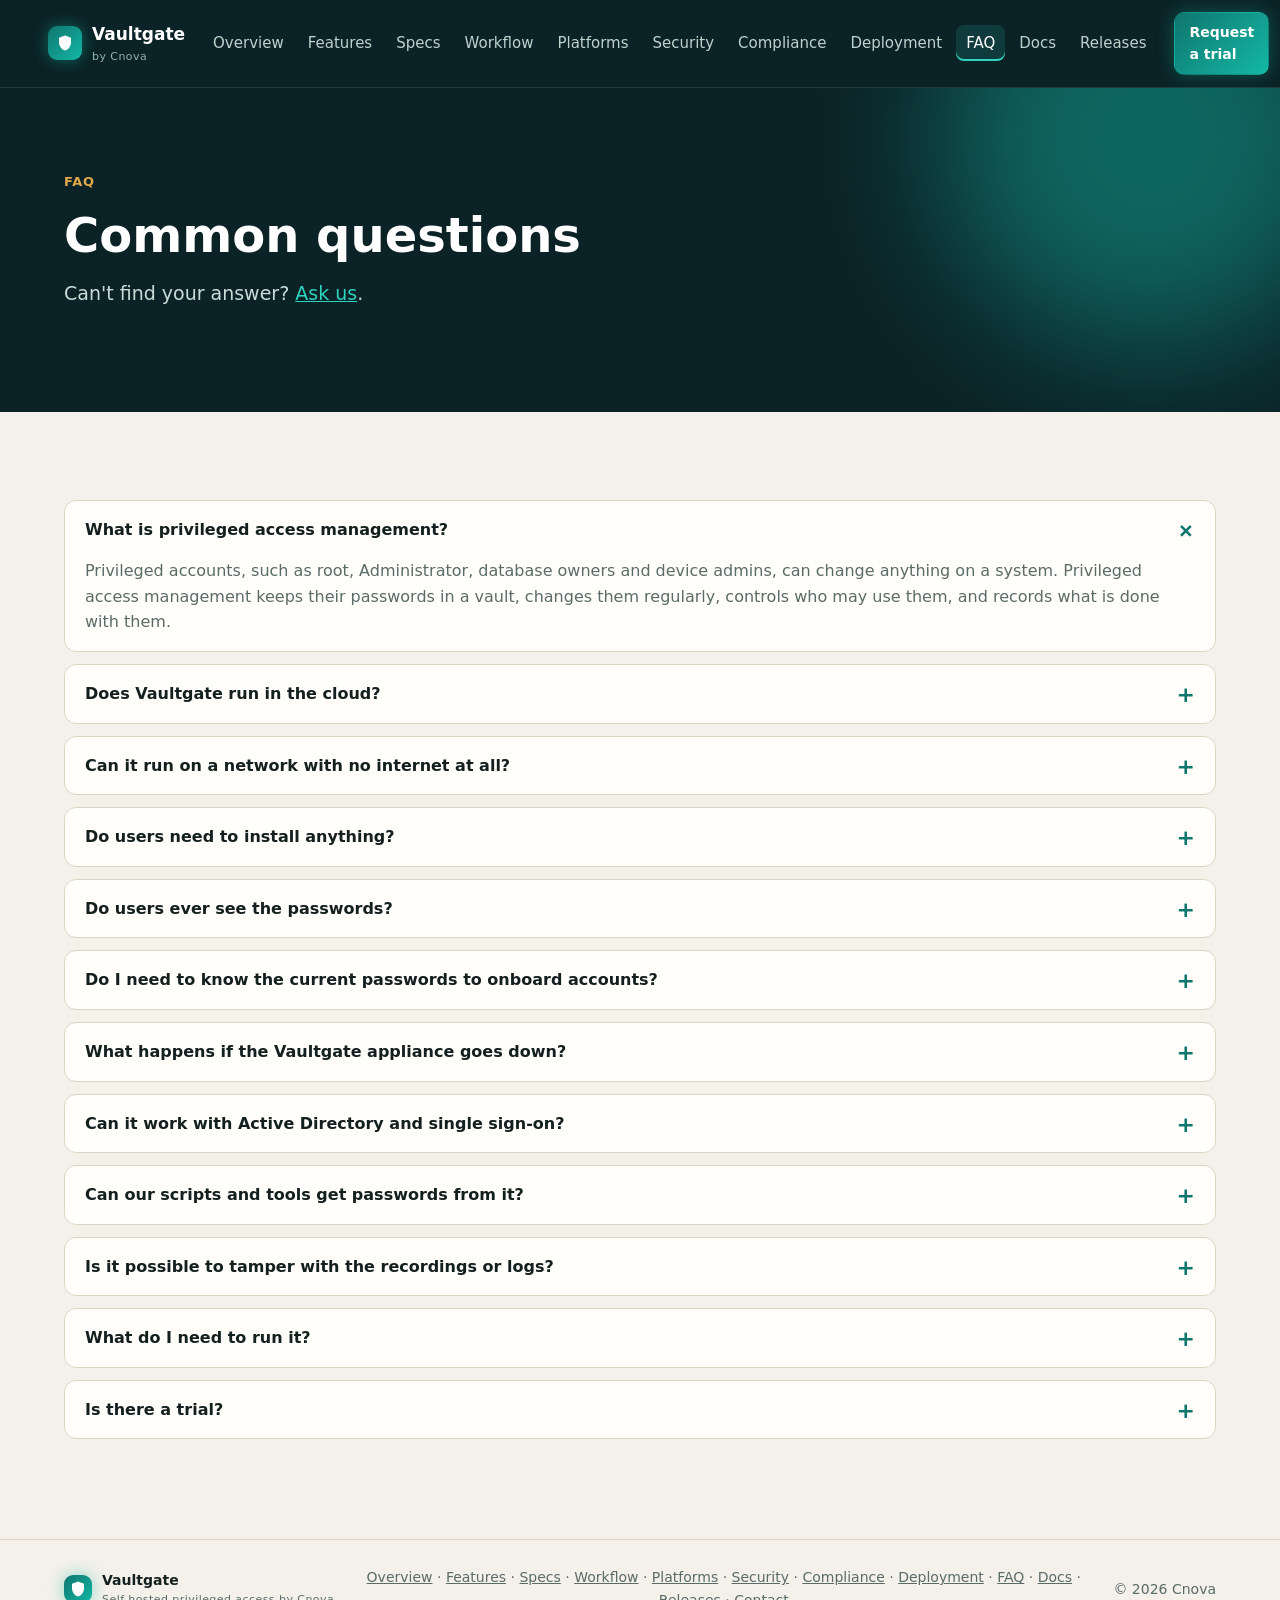
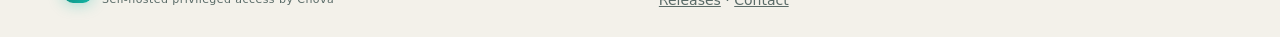
<file: faq.html>
<!doctype html>
<html lang="en">
<head>
<meta charset="utf-8">
<meta name="viewport" content="width=device-width, initial-scale=1">
<title>Questions · Vaultgate</title>
<meta name="description" content="Common questions about Vaultgate.">
<meta property="og:title" content="Questions · Vaultgate">
<meta property="og:description" content="Common questions about Vaultgate.">
<meta property="og:url" content="https://cnova.in/faq.html">
<meta property="og:type" content="website">
<link rel="canonical" href="https://cnova.in/faq.html">
<link rel="icon" href="data:image/svg+xml,%3Csvg xmlns='http://www.w3.org/2000/svg' viewBox='0 0 32 32'%3E%3Crect width='32' height='32' rx='7' fill='%230f766e'/%3E%3Cpath d='M16 6l8 3v6c0 5-3.4 9.3-8 11-4.6-1.7-8-6-8-11V9z' fill='white'/%3E%3C/svg%3E">
<link rel="stylesheet" href="style.css?v=53ab4f30e5">
</head>
<body>
<header class="top">
  <a class="brand" href="./" aria-label="Vaultgate home"><span class="logo"><svg width="18" height="18" viewBox="0 0 24 24" fill="#fff" aria-hidden="true"><path d="M12 2l8 3v6c0 5.2-3.4 9.9-8 11-4.6-1.1-8-5.8-8-11V5z"/></svg></span><span class="brand-text">Vaultgate<small>by Cnova</small></span></a>
  <button class="menu-btn" type="button" aria-label="Menu" aria-expanded="false" aria-controls="nav"><span></span><span></span><span></span></button>
  <nav class="links" id="nav" aria-label="Pages"><a href="./">Overview</a><a href="features.html">Features</a><a href="specs.html">Specs</a><a href="workflow.html">Workflow</a><a href="platforms.html">Platforms</a><a href="security.html">Security</a><a href="compliance.html">Compliance</a><a href="deployment.html">Deployment</a><a href="faq.html" aria-current="page">FAQ</a><a href="docs.html">Docs</a><a href="releases.html">Releases</a><a class="nav-cta" href="contact.html">Request a trial</a></nav>
  <a class="btn primary small cta-top" href="contact.html">Request a trial</a>
</header>
<main>
<section class="head">
  <div class="orb orb-a" aria-hidden="true"></div>
  <p class="eyebrow">FAQ</p>
  <h1>Common questions</h1>
  <p class="lead">Can't find your answer? <a href="contact.html" style="color:#2dd4bf">Ask us</a>.</p>
</section>

<section class="band">
  <div class="wrap faq">
    <details open><summary>What is privileged access management?</summary>
      <p>Privileged accounts, such as root, Administrator, database owners and device admins, can change anything on a system. Privileged access management keeps their passwords in a vault, changes them regularly, controls who may use them, and records what is done with them.</p></details>
    <details><summary>Does Vaultgate run in the cloud?</summary>
      <p>No. Vaultgate is self-hosted: you install it on your own VM or server, and your passwords and recordings never leave your network. The only outbound call it needs is a daily license check-in, and it keeps working for 30 days without one.</p></details>
    <details><summary>Can it run on a network with no internet at all?</summary>
      <p>Yes. Use offline activation: the appliance shows a request code, we send back a license file made for that appliance, and you install it on the License page. It needs no check-ins and works until your license expires.</p></details>
    <details><summary>Do users need to install anything?</summary>
      <p>No. SSH, RDP, VNC and published applications open in a normal web browser. People who prefer their own tools can use any SSH client, <code>scp</code> or <code>sftp</code> through the SSH gateway.</p></details>
    <details><summary>Do users ever see the passwords?</summary>
      <p>Not in brokered sessions: Vaultgate signs in for them. If a policy allows someone to reveal a password, the reveal is audited, and the password can change automatically when they check it back in.</p></details>
    <details><summary>Do I need to know the current passwords to onboard accounts?</summary>
      <p>No. With a control account on the server or in the domain, Vaultgate sets a fresh password for each account as it is imported, so the old one stops mattering.</p></details>
    <details><summary>What happens if the Vaultgate appliance goes down?</summary>
      <p>With failover, a standby takes over the virtual address in about 45 seconds. Without it, the recovery kit gives chosen administrators access to emergency accounts from an encrypted file that opens offline.</p></details>
    <details><summary>Can it work with Active Directory and single sign-on?</summary>
      <p>Yes. Add any number of AD or LDAP domains and OpenID Connect providers. Users sign in with their usual accounts, their role comes from their groups, and leavers are disabled at the next sync.</p></details>
    <details><summary>Can our scripts and tools get passwords from it?</summary>
      <p>Yes, through the Credential API. Each application gets its own key, allowed addresses and allowed accounts, and every fetch is audited.</p></details>
    <details><summary>Is it possible to tamper with the recordings or logs?</summary>
      <p>Each recording's hash is sealed into an HMAC-chained audit trail, so any change shows up when the recording is replayed or the chain is checked. For an off-box copy, export the audit log regularly (CSV) into your SIEM or archive.</p></details>
    <details><summary>What do I need to run it?</summary>
      <p>A VM or server with at least 2 vCPU, 4 GB of memory and 40 GB of disk, on VMware, Hyper-V, Proxmox, KVM, Nutanix AHV or bare metal. See <a href="deployment.html">Deployment</a>.</p></details>
    <details><summary>Is there a trial?</summary>
      <p>Yes, every new installation starts with a 30-day trial. <a href="contact.html">Request the installer</a>.</p></details>
  </div>
</section>
</main>
<footer class="foot">
  <div class="foot-brand"><span class="logo"><svg width="18" height="18" viewBox="0 0 24 24" fill="#fff" aria-hidden="true"><path d="M12 2l8 3v6c0 5.2-3.4 9.9-8 11-4.6-1.1-8-5.8-8-11V5z"/></svg></span><span>Vaultgate<small>Self-hosted privileged access by Cnova</small></span></div>
  <nav aria-label="Footer"><a href="./">Overview</a> · <a href="features.html">Features</a> · <a href="specs.html">Specs</a> · <a href="workflow.html">Workflow</a> · <a href="platforms.html">Platforms</a> · <a href="security.html">Security</a> · <a href="compliance.html">Compliance</a> · <a href="deployment.html">Deployment</a> · <a href="faq.html">FAQ</a> · <a href="docs.html">Docs</a> · <a href="releases.html">Releases</a> · <a href="contact.html">Contact</a></nav>
  <span class="copy">© 2026 Cnova</span>
</footer>
<script src="site.js?v=9830f1c2a0" defer></script>
</body>
</html>
</file>
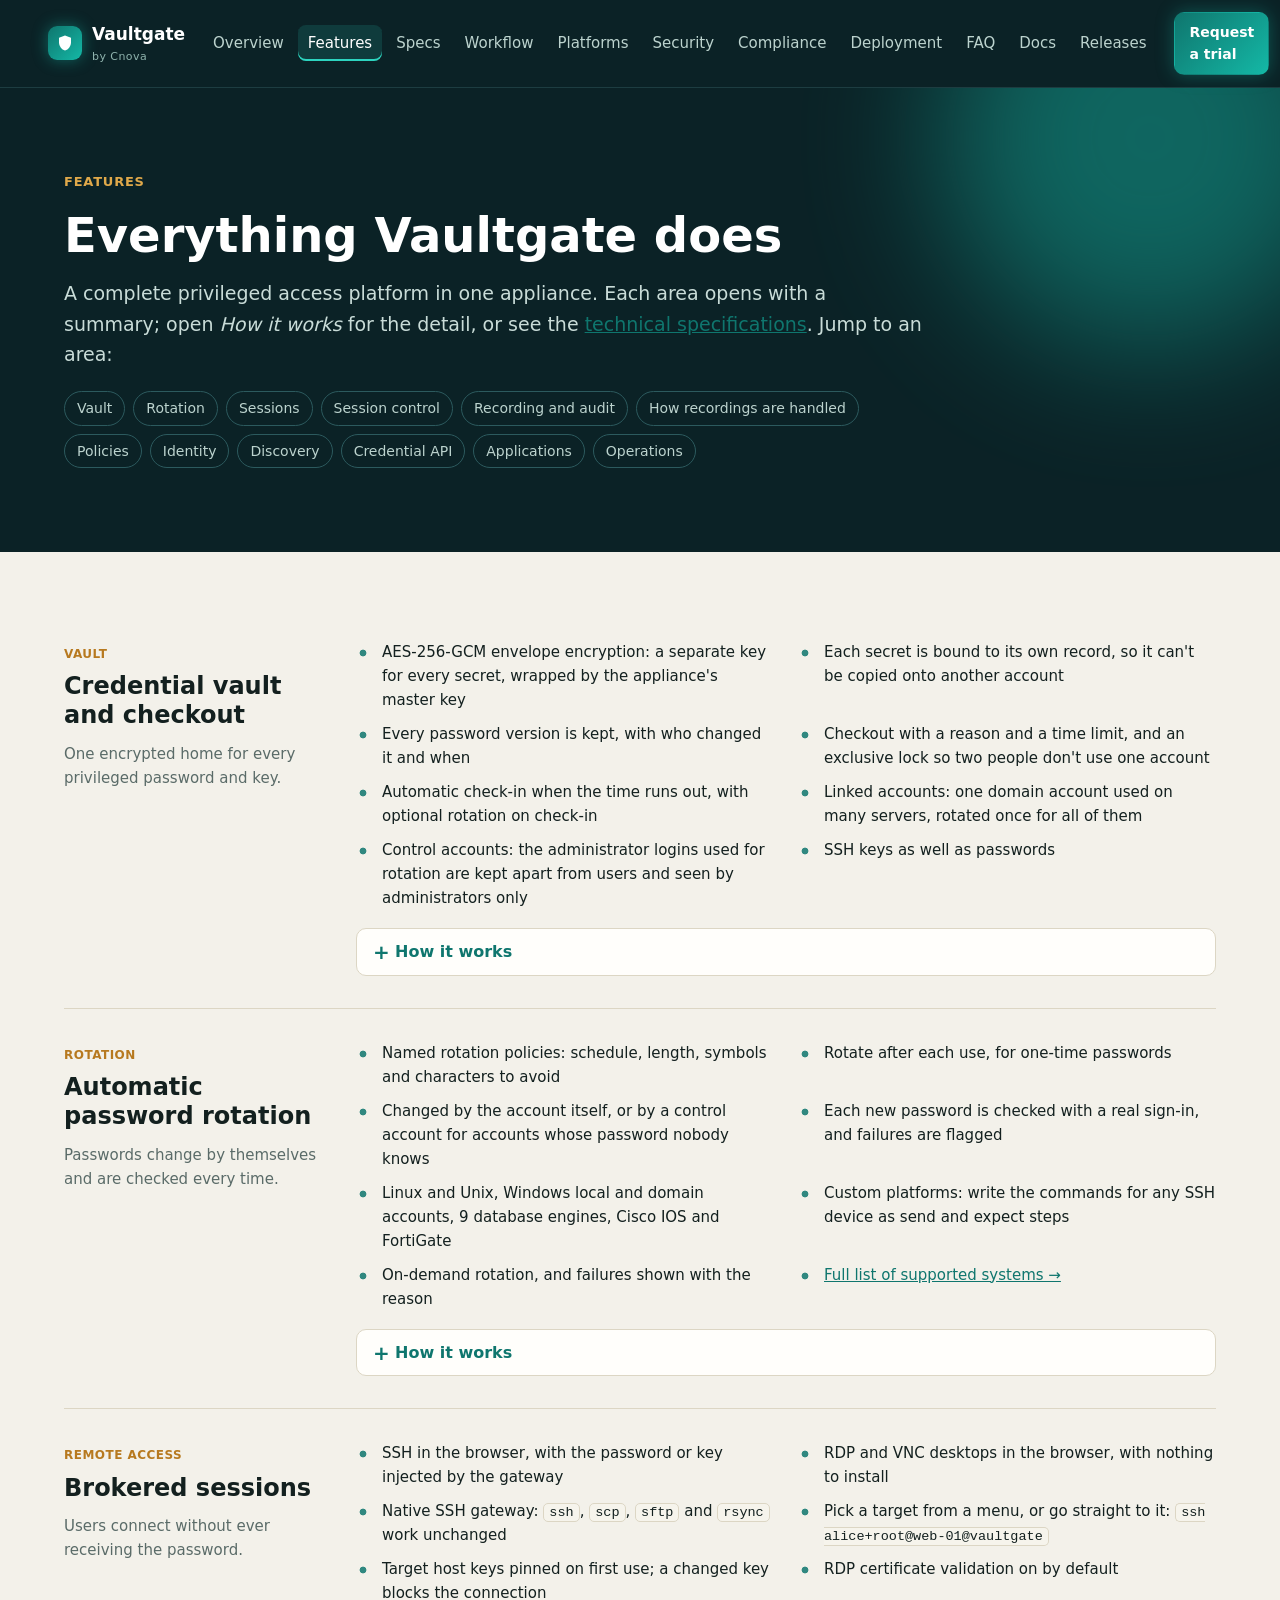
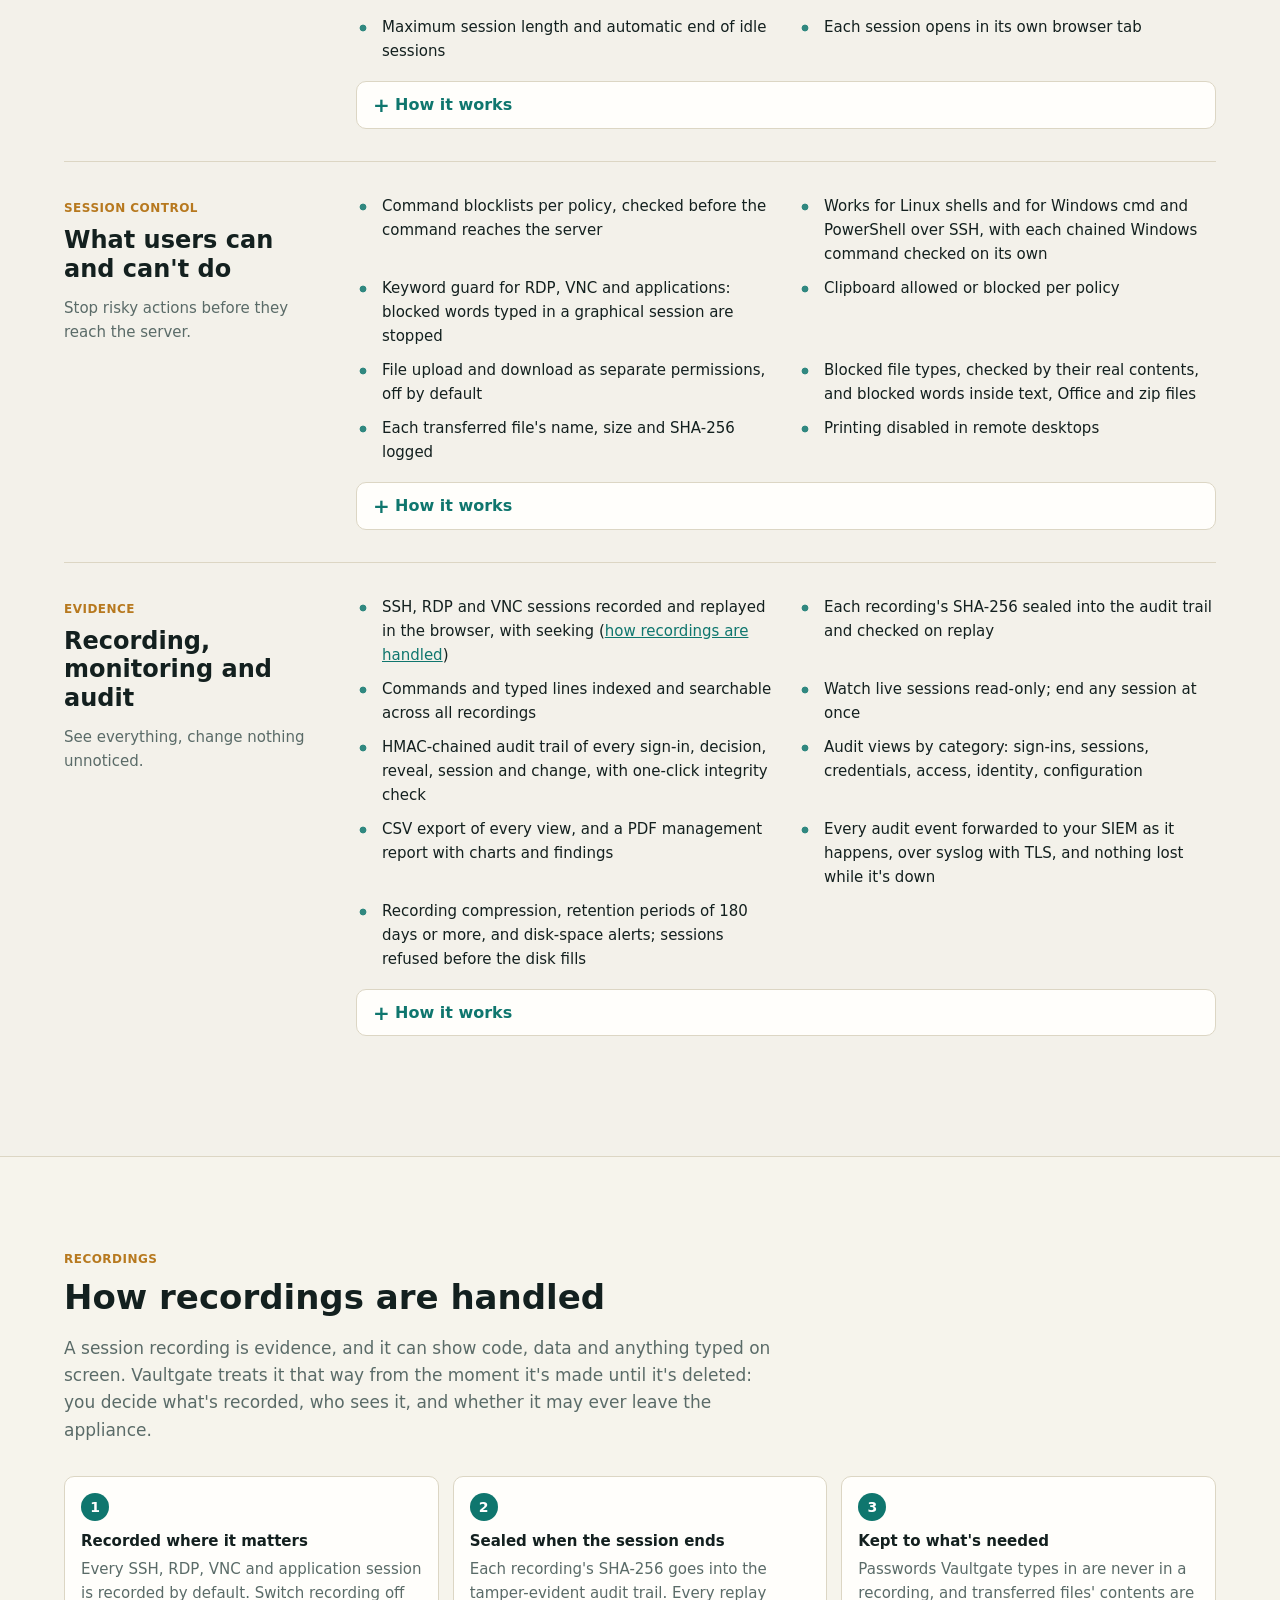
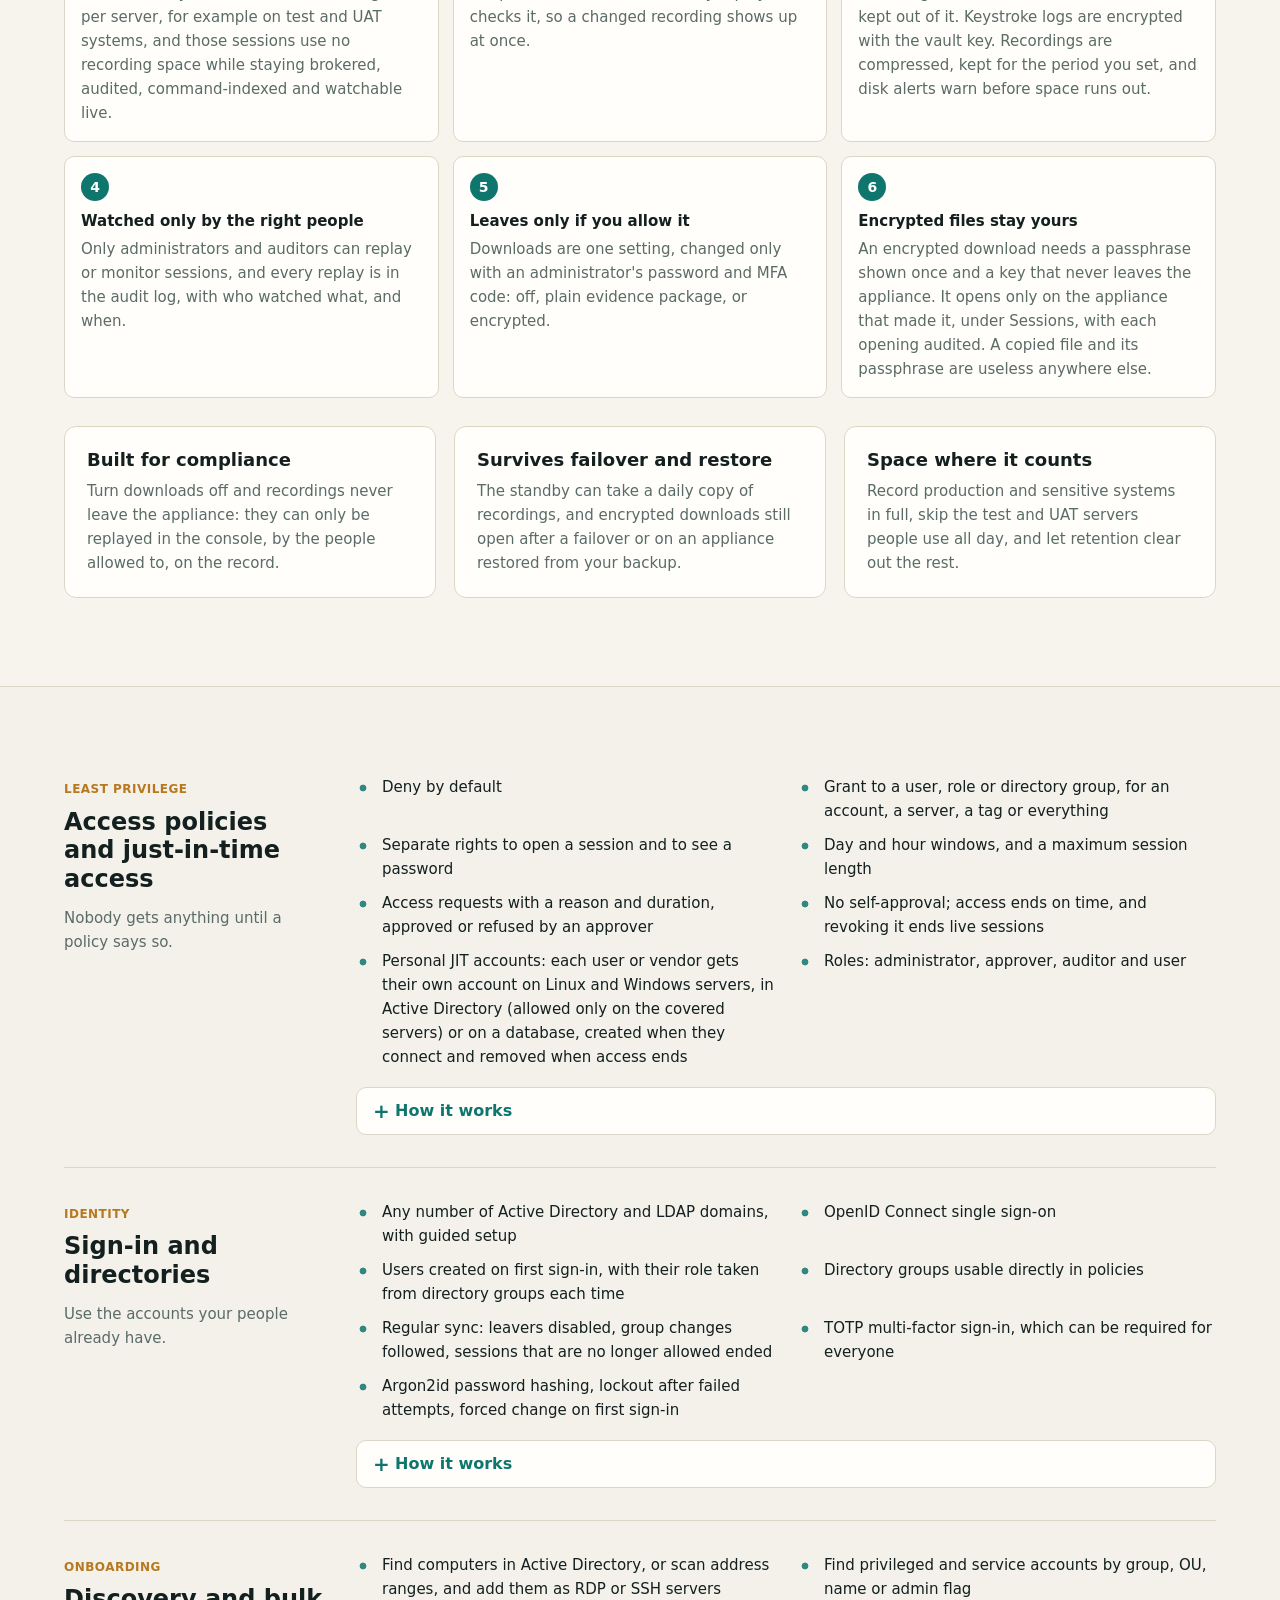
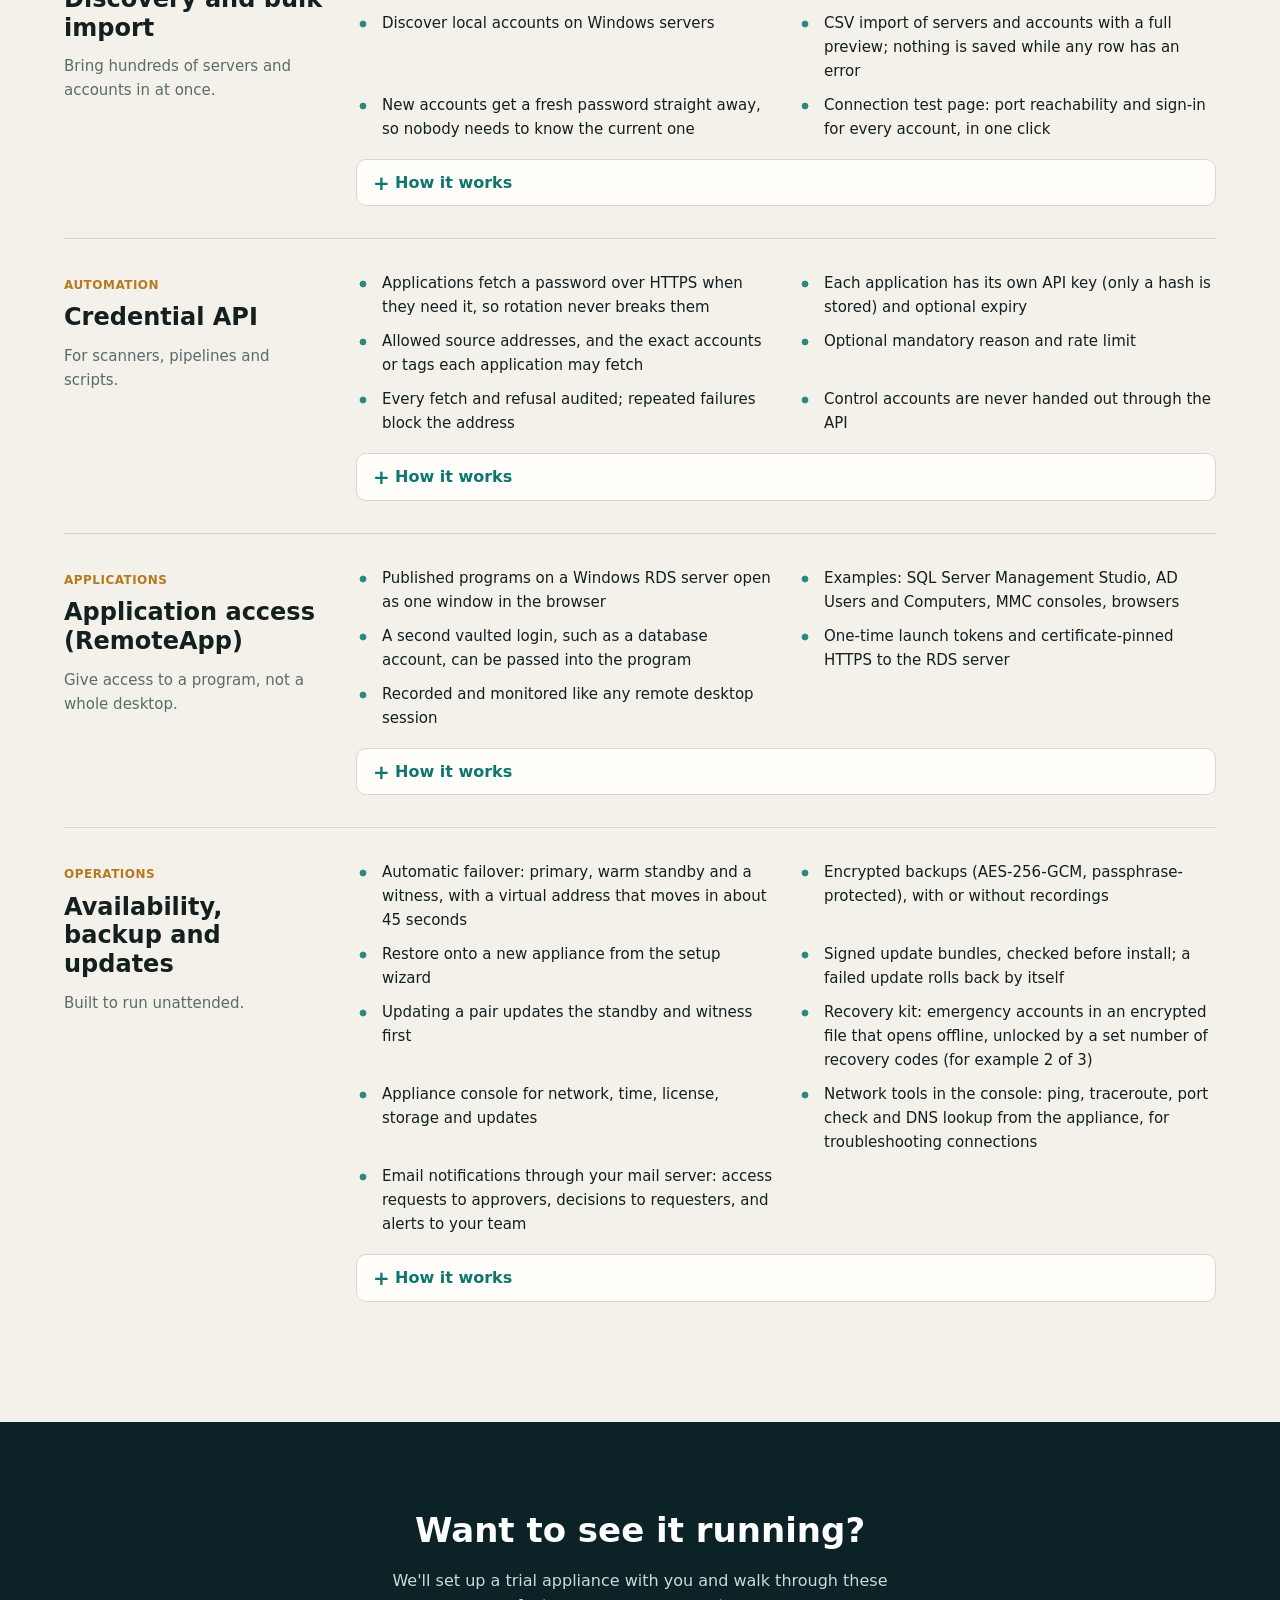
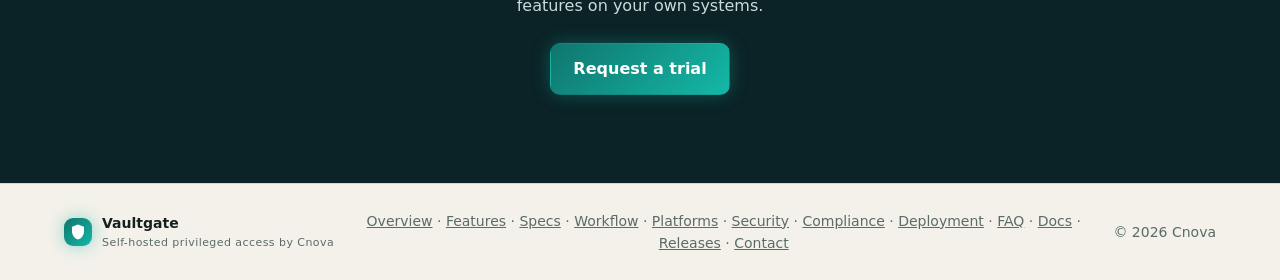
<file: features.html>
<!doctype html>
<html lang="en">
<head>
<meta charset="utf-8">
<meta name="viewport" content="width=device-width, initial-scale=1">
<title>Features · Vaultgate</title>
<meta name="description" content="Every Vaultgate capability in detail: vault, rotation, brokered sessions, recording, policies, identity, discovery, the Credential API, reports and high availability.">
<meta property="og:title" content="Features · Vaultgate">
<meta property="og:description" content="Every Vaultgate capability in detail: vault, rotation, brokered sessions, recording, policies, identity, discovery, the Credential API, reports and high availability.">
<meta property="og:url" content="https://cnova.in/features.html">
<meta property="og:type" content="website">
<link rel="canonical" href="https://cnova.in/features.html">
<link rel="icon" href="data:image/svg+xml,%3Csvg xmlns='http://www.w3.org/2000/svg' viewBox='0 0 32 32'%3E%3Crect width='32' height='32' rx='7' fill='%230f766e'/%3E%3Cpath d='M16 6l8 3v6c0 5-3.4 9.3-8 11-4.6-1.7-8-6-8-11V9z' fill='white'/%3E%3C/svg%3E">
<link rel="stylesheet" href="style.css?v=53ab4f30e5">
</head>
<body>
<header class="top">
  <a class="brand" href="./" aria-label="Vaultgate home"><span class="logo"><svg width="18" height="18" viewBox="0 0 24 24" fill="#fff" aria-hidden="true"><path d="M12 2l8 3v6c0 5.2-3.4 9.9-8 11-4.6-1.1-8-5.8-8-11V5z"/></svg></span><span class="brand-text">Vaultgate<small>by Cnova</small></span></a>
  <button class="menu-btn" type="button" aria-label="Menu" aria-expanded="false" aria-controls="nav"><span></span><span></span><span></span></button>
  <nav class="links" id="nav" aria-label="Pages"><a href="./">Overview</a><a href="features.html" aria-current="page">Features</a><a href="specs.html">Specs</a><a href="workflow.html">Workflow</a><a href="platforms.html">Platforms</a><a href="security.html">Security</a><a href="compliance.html">Compliance</a><a href="deployment.html">Deployment</a><a href="faq.html">FAQ</a><a href="docs.html">Docs</a><a href="releases.html">Releases</a><a class="nav-cta" href="contact.html">Request a trial</a></nav>
  <a class="btn primary small cta-top" href="contact.html">Request a trial</a>
</header>
<main>
<section class="head">
  <div class="orb orb-a" aria-hidden="true"></div>
  <p class="eyebrow">Features</p>
  <h1>Everything Vaultgate does</h1>
  <p class="lead">A complete privileged access platform in one appliance. Each area opens with a summary; open <i>How it works</i> for the detail, or see the <a href="specs.html">technical specifications</a>. Jump to an area:</p>
  <nav class="toc" aria-label="Feature areas">
    <a href="#vault">Vault</a><a href="#rotation">Rotation</a><a href="#sessions">Sessions</a><a href="#control">Session control</a>
    <a href="#audit">Recording and audit</a><a href="#recordings">How recordings are handled</a><a href="#policies">Policies</a><a href="#identity">Identity</a>
    <a href="#onboarding">Discovery</a><a href="#api">Credential API</a><a href="#apps">Applications</a><a href="#operations">Operations</a>
  </nav>
</section>

<section class="band">
  <div class="wrap">

    <div class="feature" id="vault">
      <div><span class="tag">Vault</span><h2>Credential vault and checkout</h2><p class="intro">One encrypted home for every privileged password and key.</p></div>
      <div class="feature-body">
      <ul class="ticks">
        <li>AES-256-GCM envelope encryption: a separate key for every secret, wrapped by the appliance's master key</li>
        <li>Each secret is bound to its own record, so it can't be copied onto another account</li>
        <li>Every password version is kept, with who changed it and when</li>
        <li>Checkout with a reason and a time limit, and an exclusive lock so two people don't use one account</li>
        <li>Automatic check-in when the time runs out, with optional rotation on check-in</li>
        <li>Linked accounts: one domain account used on many servers, rotated once for all of them</li>
        <li>Control accounts: the administrator logins used for rotation are kept apart from users and seen by administrators only</li>
        <li>SSH keys as well as passwords</li>
      </ul>
      <details class="how"><summary>How it works</summary>
<p>When a password or key is saved, Vaultgate makes a new random 256-bit data key for it, encrypts the secret with AES-256-GCM, and stores the data key only in wrapped form, encrypted by the appliance's master key. The record's identity is part of the encryption, so a ciphertext copied onto another account won't open.</p>
<ol>
<li><b>Checkout.</b> A user with the reveal right gives a reason and a duration. The account is locked to them, so nobody else can check it out meanwhile, and the reveal is audited.</li>
<li><b>Check-in.</b> The user returns it, or the time runs out and Vaultgate returns it. If the account's rotation policy says so, the password changes straight away, so what the user saw no longer works.</li>
<li><b>History.</b> Each change adds a version, encrypted the same way, with who made it and why: a scheduled rotation, a check-in, or an edit.</li>
</ol>
<p><b>Linked accounts</b> let one domain account serve many servers: it's stored and rotated once, and each server it's linked to offers it for sessions. <b>Control accounts</b> are the administrator logins Vaultgate uses for rotation and account creation. They're seen by administrators only, never granted to users, and their own rotation is off until an administrator allows it.</p>
      </details>
      </div>
    </div>

    <div class="feature" id="rotation">
      <div><span class="tag">Rotation</span><h2>Automatic password rotation</h2><p class="intro">Passwords change by themselves and are checked every time.</p></div>
      <div class="feature-body">
      <ul class="ticks">
        <li>Named rotation policies: schedule, length, symbols and characters to avoid</li>
        <li>Rotate after each use, for one-time passwords</li>
        <li>Changed by the account itself, or by a control account for accounts whose password nobody knows</li>
        <li>Each new password is checked with a real sign-in, and failures are flagged</li>
        <li>Linux and Unix, Windows local and domain accounts, 9 database engines, Cisco IOS and FortiGate</li>
        <li>Custom platforms: write the commands for any SSH device as send and expect steps</li>
        <li>On-demand rotation, and failures shown with the reason</li>
        <li><a href="platforms.html">Full list of supported systems →</a></li>
      </ul>
      <details class="how"><summary>How it works</summary>
<ol>
<li><b>Due.</b> Every minute the scheduler looks for accounts whose rotation policy is due: a number of days since the last change, or a use that just ended.</li>
<li><b>New password.</b> It's generated to the policy: 12 to 128 characters, symbols or not, and without characters the target can't take.</li>
<li><b>Change.</b> Vaultgate signs in to the target and changes it: as the account itself, or through a control account for accounts whose password nobody knows. Each platform uses its own command, such as <code>passwd</code>, <code>ALTER LOGIN</code> or an LDAPS password modify.</li>
<li><b>Store.</b> The new password becomes the current version. The previous one stays in the history.</li>
<li><b>Check.</b> Vaultgate signs in with the new password. If that works the rotation is marked successful; if not, it's marked unverified with the reason, for an administrator to look at.</li>
</ol>
<p><b>Lockout safety:</b> if the target refuses the password Vaultgate holds, automatic rotation of that account stops rather than retrying, so it can't lock the account out. It resumes once the password is corrected or a test login passes. During a failover, a primary that has lost contact with both its standby and witness also holds rotations, so two appliances can never set different passwords.</p>
      </details>
      </div>
    </div>

    <div class="feature" id="sessions">
      <div><span class="tag">Remote access</span><h2>Brokered sessions</h2><p class="intro">Users connect without ever receiving the password.</p></div>
      <div class="feature-body">
      <ul class="ticks">
        <li>SSH in the browser, with the password or key injected by the gateway</li>
        <li>RDP and VNC desktops in the browser, with nothing to install</li>
        <li>Native SSH gateway: <code>ssh</code>, <code>scp</code>, <code>sftp</code> and <code>rsync</code> work unchanged</li>
        <li>Pick a target from a menu, or go straight to it: <code>ssh alice+root@web-01@vaultgate</code></li>
        <li>Target host keys pinned on first use; a changed key blocks the connection</li>
        <li>RDP certificate validation on by default</li>
        <li>Maximum session length and automatic end of idle sessions</li>
        <li>Each session opens in its own browser tab</li>
      </ul>
      <details class="how"><summary>How it works</summary>
<ol>
<li><b>Choose.</b> The user picks an account and server from <i>My access</i>. The policy is checked: rights, time window, approval.</li>
<li><b>Ticket.</b> The browser receives a single-use ticket valid for 30 seconds. It carries no password.</li>
<li><b>Connect.</b> The gateway checks the policy again, then opens the connection to the server itself: SSH with the host key pinned at first use, or RDP and VNC through the appliance's own remote desktop engine, with the RDP certificate validated.</li>
<li><b>Sign in.</b> The gateway types the password or presents the key. The user sees the server, never the credential.</li>
<li><b>During.</b> Everything passes through the gateway, which applies the policy's controls, records the session and lets administrators watch or end it.</li>
<li><b>End.</b> At logout, after 15 minutes idle, at the policy's maximum length, or when access is withdrawn. If the policy rotates after use, the password changes next.</li>
</ol>
<p><b>Native SSH:</b> people who prefer their own terminal connect to the gateway on port 2200 with their Vaultgate login: <code>ssh alice@vaultgate</code> shows a menu of what they may reach, and <code>ssh alice+root@web-01@vaultgate</code> goes straight there. <code>scp</code>, <code>sftp</code> and <code>rsync</code> work the same way, under the same policy and recording.</p>
      </details>
      </div>
    </div>

    <div class="feature" id="control">
      <div><span class="tag">Session control</span><h2>What users can and can't do</h2><p class="intro">Stop risky actions before they reach the server.</p></div>
      <div class="feature-body">
      <ul class="ticks">
        <li>Command blocklists per policy, checked before the command reaches the server</li>
        <li>Works for Linux shells and for Windows cmd and PowerShell over SSH, with each chained Windows command checked on its own</li>
        <li>Keyword guard for RDP, VNC and applications: blocked words typed in a graphical session are stopped</li>
        <li>Clipboard allowed or blocked per policy</li>
        <li>File upload and download as separate permissions, off by default</li>
        <li>Blocked file types, checked by their real contents, and blocked words inside text, Office and zip files</li>
        <li>Each transferred file's name, size and SHA-256 logged</li>
        <li>Printing disabled in remote desktops</li>
      </ul>
      <details class="how"><summary>How it works</summary>
<p>Controls are set per policy. When several policies apply to a session, their blocked commands and words add up.</p>
<ul>
<li><b>Commands (SSH).</b> The gateway rebuilds each line as it's typed and, when Enter is pressed, matches it against the policy's patterns. A blocked line is cancelled instead of sent, the user sees why, and the attempt is audited. On Windows servers every command in a chained line is checked on its own, program paths are reduced to the program name, and <code>cmd /c</code> and <code>powershell -Command</code> wrappers are unwrapped. Like any typed-line filter it complements least-privilege accounts rather than replacing them, which is what personal JIT accounts give you.</li>
<li><b>Keyword guard (RDP, VNC, applications).</b> Typed text is checked as it's entered. The policy chooses whether a match warns the user or ends the session; either way it's audited.</li>
<li><b>Files (RDP).</b> Uploads and downloads are separate rights. Each file is checked on the way: its type is read from its contents, not its name, and text, Office and zip files are searched for blocked words. Allowed transfers are logged with name, size and SHA-256.</li>
<li><b>Files (SSH).</b> SCP and SFTP through the gateway need their own right in the policy.</li>
<li><b>Clipboard and printing.</b> The clipboard is allowed or blocked per policy. Printing from remote desktops is off.</li>
</ul>
      </details>
      </div>
    </div>

    <div class="feature" id="audit">
      <div><span class="tag">Evidence</span><h2>Recording, monitoring and audit</h2><p class="intro">See everything, change nothing unnoticed.</p></div>
      <div class="feature-body">
      <ul class="ticks">
        <li>SSH, RDP and VNC sessions recorded and replayed in the browser, with seeking (<a href="#recordings">how recordings are handled</a>)</li>
        <li>Each recording's SHA-256 sealed into the audit trail and checked on replay</li>
        <li>Commands and typed lines indexed and searchable across all recordings</li>
        <li>Watch live sessions read-only; end any session at once</li>
        <li>HMAC-chained audit trail of every sign-in, decision, reveal, session and change, with one-click integrity check</li>
        <li>Audit views by category: sign-ins, sessions, credentials, access, identity, configuration</li>
        <li>CSV export of every view, and a PDF management report with charts and findings</li>
        <li>Every audit event forwarded to your SIEM as it happens, over syslog with TLS, and nothing lost while it's down</li>
        <li>Recording compression, retention periods of 180 days or more, and disk-space alerts; sessions refused before the disk fills</li>
      </ul>
      <details class="how"><summary>How it works</summary>
<ul>
<li><b>Recording.</b> SSH sessions are recorded as text, so a replay is sharp at any size and every command can be searched. Remote desktop sessions are recorded as the screen stream. Both replay in the browser with a timeline.</li>
<li><b>Sealing.</b> When a session ends, its recording's SHA-256 is written into the audit trail. A replay recomputes it, and a mismatch is shown.</li>
<li><b>Searching.</b> Commands and typed lines are indexed per session, so an auditor can find every session where someone ran a given command and jump to that moment.</li>
<li><b>The audit chain.</b> Every event carries an HMAC-SHA256 over its own content and the previous event's. Changing, deleting or reordering any entry breaks the chain from that point, and the integrity check shows the first broken entry.</li>
<li><b>Reporting.</b> Each audit view exports to CSV for your archive. The management report summarises access, sessions, rotations and findings as a PDF.</li>
<li><b>SIEM forwarding.</b> Each event goes to your syslog collector or SIEM as it's written: RFC 5424 syslog with a JSON body, over TLS, TCP or UDP. Every message carries the event's chain hash, so your SOC's copy can be checked against the appliance. Vaultgate remembers the last event the collector took; while it's unreachable events wait, and they're sent in order once it's back.</li>
<li><b>Time you can rely on.</b> Timestamps are only evidence if the clock is right. Set the NTP servers from the console (NIC and NPL in one click), see the offset and the servers in use, and get an alert if the clock loses sync.</li>
</ul>
      </details>
      </div>
    </div>

  </div>
</section>

<section class="band alt" id="recordings">
  <div class="wrap">
    <span class="tag">Recordings</span>
    <h2>How recordings are handled</h2>
    <p class="sub">A session recording is evidence, and it can show code, data and anything typed on screen. Vaultgate treats it that way from the moment it's made until it's deleted: you decide what's recorded, who sees it, and whether it may ever leave the appliance.</p>

    <ol class="steps three">
      <li><b>Recorded where it matters</b><span>Every SSH, RDP, VNC and application session is recorded by default. Switch recording off per server, for example on test and UAT systems, and those sessions use no recording space while staying brokered, audited, command-indexed and watchable live.</span></li>
      <li><b>Sealed when the session ends</b><span>Each recording's SHA-256 goes into the tamper-evident audit trail. Every replay checks it, so a changed recording shows up at once.</span></li>
      <li><b>Kept to what's needed</b><span>Passwords Vaultgate types in are never in a recording, and transferred files' contents are kept out of it. Keystroke logs are encrypted with the vault key. Recordings are compressed, kept for the period you set, and disk alerts warn before space runs out.</span></li>
      <li><b>Watched only by the right people</b><span>Only administrators and auditors can replay or monitor sessions, and every replay is in the audit log, with who watched what, and when.</span></li>
      <li><b>Leaves only if you allow it</b><span>Downloads are one setting, changed only with an administrator's password and MFA code: off, plain evidence package, or encrypted.</span></li>
      <li><b>Encrypted files stay yours</b><span>An encrypted download needs a passphrase shown once and a key that never leaves the appliance. It opens only on the appliance that made it, under Sessions, with each opening audited. A copied file and its passphrase are useless anywhere else.</span></li>
    </ol>

    <div class="grid three" style="margin-top:28px">
      <div class="card"><h3>Built for compliance</h3><p>Turn downloads off and recordings never leave the appliance: they can only be replayed in the console, by the people allowed to, on the record.</p></div>
      <div class="card"><h3>Survives failover and restore</h3><p>The standby can take a daily copy of recordings, and encrypted downloads still open after a failover or on an appliance restored from your backup.</p></div>
      <div class="card"><h3>Space where it counts</h3><p>Record production and sensitive systems in full, skip the test and UAT servers people use all day, and let retention clear out the rest.</p></div>
    </div>
  </div>
</section>

<section class="band">
  <div class="wrap">

    <div class="feature" id="policies">
      <div><span class="tag">Least privilege</span><h2>Access policies and just-in-time access</h2><p class="intro">Nobody gets anything until a policy says so.</p></div>
      <div class="feature-body">
      <ul class="ticks">
        <li>Deny by default</li>
        <li>Grant to a user, role or directory group, for an account, a server, a tag or everything</li>
        <li>Separate rights to open a session and to see a password</li>
        <li>Day and hour windows, and a maximum session length</li>
        <li>Access requests with a reason and duration, approved or refused by an approver</li>
        <li>No self-approval; access ends on time, and revoking it ends live sessions</li>
        <li>Personal JIT accounts: each user or vendor gets their own account on Linux and Windows servers, in Active Directory (allowed only on the covered servers) or on a database, created when they connect and removed when access ends</li>
        <li>Roles: administrator, approver, auditor and user</li>
      </ul>
      <details class="how"><summary>How it works</summary>
<p>A policy says <i>who</i> (a user, role, directory group or Vaultgate group) may do <i>what</i> (open sessions, see passwords, or both) on <i>which targets</i> (one account, a server, a tag, or everything) and <i>when</i> (days, hours, maximum session length). With no matching policy, the answer is no.</p>
<ol>
<li><b>Direct access.</b> If a matching policy needs no approval, the user connects.</li>
<li><b>Approval.</b> If approval is needed, the user asks with a reason and a duration. An approver decides; nobody can approve their own request. Access opens for the approved time only.</li>
<li><b>Withdrawal.</b> Revoking a grant ends the sessions that depend on it at once.</li>
</ol>
<p><b>Personal JIT accounts:</b> instead of sharing one account, a policy can give each person their own. At the first connection Vaultgate creates the account on the server, in Active Directory or on the database, with the groups or roles the policy names and a random password it keeps to itself. The person works under their own name, so the server's own logs show who did what. Ten minutes after their last session ends, or as soon as access is withdrawn, the account is removed; a removal that fails is retried every five minutes and shown to administrators until it succeeds.</p>
      </details>
      </div>
    </div>

    <div class="feature" id="identity">
      <div><span class="tag">Identity</span><h2>Sign-in and directories</h2><p class="intro">Use the accounts your people already have.</p></div>
      <div class="feature-body">
      <ul class="ticks">
        <li>Any number of Active Directory and LDAP domains, with guided setup</li>
        <li>OpenID Connect single sign-on</li>
        <li>Users created on first sign-in, with their role taken from directory groups each time</li>
        <li>Directory groups usable directly in policies</li>
        <li>Regular sync: leavers disabled, group changes followed, sessions that are no longer allowed ended</li>
        <li>TOTP multi-factor sign-in, which can be required for everyone</li>
        <li>Argon2id password hashing, lockout after failed attempts, forced change on first sign-in</li>
      </ul>
      <details class="how"><summary>How it works</summary>
<ol>
<li><b>Connect a directory.</b> Add an Active Directory or LDAP domain with a guided form, over LDAPS or StartTLS with the certificate checked. Add as many as you have.</li>
<li><b>Map roles.</b> Choose which directory groups make someone an administrator, approver, auditor or user.</li>
<li><b>Sign in.</b> A directory user who signs in for the first time gets a Vaultgate user automatically, with the role taken from their groups, again at every sign-in.</li>
<li><b>Stay in step.</b> Every 15 minutes Vaultgate re-reads each directory: people who left are disabled and lose their live sessions, and group changes take effect.</li>
</ol>
<p><b>Single sign-on</b> works with any OpenID Connect provider, using the authorization code flow with PKCE, and checks the ID token's signature, issuer, audience, expiry and nonce. <b>TOTP</b> multi-factor can be required for everyone, and sensitive settings ask again for the administrator's password and code.</p>
      </details>
      </div>
    </div>

    <div class="feature" id="onboarding">
      <div><span class="tag">Onboarding</span><h2>Discovery and bulk import</h2><p class="intro">Bring hundreds of servers and accounts in at once.</p></div>
      <div class="feature-body">
      <ul class="ticks">
        <li>Find computers in Active Directory, or scan address ranges, and add them as RDP or SSH servers</li>
        <li>Find privileged and service accounts by group, OU, name or admin flag</li>
        <li>Discover local accounts on Windows servers</li>
        <li>CSV import of servers and accounts with a full preview; nothing is saved while any row has an error</li>
        <li>New accounts get a fresh password straight away, so nobody needs to know the current one</li>
        <li>Connection test page: port reachability and sign-in for every account, in one click</li>
      </ul>
      <details class="how"><summary>How it works</summary>
<ol>
<li><b>Discover.</b> Search Active Directory for computers, by OU or operating system, and for privileged and service accounts, by group (nested groups included), OU, name or admin flag. Scan address ranges for SSH, RDP and VNC servers. Read local accounts from Windows servers.</li>
<li><b>Or import.</b> Upload a CSV of servers and accounts. Every row is checked and shown in a preview first; nothing is saved while any row has an error.</li>
<li><b>Take over.</b> New accounts can be given a fresh password at once, so the current one, whoever knows it, stops working.</li>
<li><b>Test.</b> The connection test page checks every server's port and every account's sign-in in one go, and lists what needs fixing.</li>
</ol>
      </details>
      </div>
    </div>

    <div class="feature" id="api">
      <div><span class="tag">Automation</span><h2>Credential API</h2><p class="intro">For scanners, pipelines and scripts.</p></div>
      <div class="feature-body">
      <ul class="ticks">
        <li>Applications fetch a password over HTTPS when they need it, so rotation never breaks them</li>
        <li>Each application has its own API key (only a hash is stored) and optional expiry</li>
        <li>Allowed source addresses, and the exact accounts or tags each application may fetch</li>
        <li>Optional mandatory reason and rate limit</li>
        <li>Every fetch and refusal audited; repeated failures block the address</li>
        <li>Control accounts are never handed out through the API</li>
      </ul>
      <details class="how"><summary>How it works</summary>
<ol>
<li><b>Register.</b> An administrator adds the application, lists the addresses it calls from and the accounts or tags it may fetch, and gets an API key, shown once. Vaultgate keeps only its hash.</li>
<li><b>Fetch.</b> The application calls <code>GET /api/v1/credential</code> over HTTPS with the key, naming the account by id, name, address or user name, at the moment it needs the password.</li>
<li><b>Checks.</b> Source address, key, expiry, grant and rate limit are checked on every call. A mandatory reason can be required.</li>
<li><b>Record.</b> Each fetch and each refusal is audited. Ten failures from one address in five minutes block it for the rest of that window.</li>
</ol>
<p>Because applications fetch the current password every time, rotation never breaks them. Control accounts and personal JIT accounts are never released through the API.</p>
      </details>
      </div>
    </div>

    <div class="feature" id="apps">
      <div><span class="tag">Applications</span><h2>Application access (RemoteApp)</h2><p class="intro">Give access to a program, not a whole desktop.</p></div>
      <div class="feature-body">
      <ul class="ticks">
        <li>Published programs on a Windows RDS server open as one window in the browser</li>
        <li>Examples: SQL Server Management Studio, AD Users and Computers, MMC consoles, browsers</li>
        <li>A second vaulted login, such as a database account, can be passed into the program</li>
        <li>One-time launch tokens and certificate-pinned HTTPS to the RDS server</li>
        <li>Recorded and monitored like any remote desktop session</li>
      </ul>
      <details class="how"><summary>How it works</summary>
<ol>
<li><b>Publish.</b> On a Windows RDS server, publish the program as a RemoteApp, and install the small Vaultgate launcher if the program needs a second login.</li>
<li><b>Describe.</b> In Vaultgate, name the application, its RDS host account and, optionally, the vaulted account to put into it, such as a SQL Server login, and how: on the command line, typed into the sign-in window, or run as that account.</li>
<li><b>Launch.</b> The user clicks it. Vaultgate opens a RemoteApp session to the RDS host and passes a one-time token. The launcher redeems the token over HTTPS pinned to Vaultgate's certificate, receives the credential and starts the program with it.</li>
<li><b>Watch.</b> The session is recorded and monitored like any remote desktop, with the keyword guard and file controls of its policy.</li>
</ol>
      </details>
      </div>
    </div>

    <div class="feature" id="operations">
      <div><span class="tag">Operations</span><h2>Availability, backup and updates</h2><p class="intro">Built to run unattended.</p></div>
      <div class="feature-body">
      <ul class="ticks">
        <li>Automatic failover: primary, warm standby and a witness, with a virtual address that moves in about 45 seconds</li>
        <li>Encrypted backups (AES-256-GCM, passphrase-protected), with or without recordings</li>
        <li>Restore onto a new appliance from the setup wizard</li>
        <li>Signed update bundles, checked before install; a failed update rolls back by itself</li>
        <li>Updating a pair updates the standby and witness first</li>
        <li>Recovery kit: emergency accounts in an encrypted file that opens offline, unlocked by a set number of recovery codes (for example 2 of 3)</li>
        <li>Appliance console for network, time, license, storage and updates</li>
        <li>Network tools in the console: ping, traceroute, port check and DNS lookup from the appliance, for troubleshooting connections</li>
        <li>Email notifications through your mail server: access requests to approvers, decisions to requesters, and alerts to your team</li>
      </ul>
      <details class="how"><summary>How it works</summary>
<ul>
<li><b>Failover.</b> The primary renews a lease from the witness every few seconds and answers on the virtual address. If the standby hears nothing for 30 seconds and the lease has run out, it takes the lease, restores the latest copy and takes over the address, about 45 seconds in all. The old primary is marked replaced and won't serve again until it rejoins.</li>
<li><b>Standby copy.</b> After each change the primary sends an encrypted backup to the standby. Recordings follow once a day. The pairing secret never crosses the network.</li>
<li><b>Backups.</b> Encrypted with a passphrase you choose, with or without recordings, and restorable on a new appliance from the setup wizard.</li>
<li><b>Updates.</b> A signed bundle is uploaded and checked before anything changes. If the new version fails to start, the appliance rolls back by itself. In a pair, the standby and witness are updated first.</li>
<li><b>Email notifications.</b> Vaultgate sends email through your own mail server over STARTTLS or TLS, with its certificate checked. New access requests go to each approver, decisions to the requester, and alerts to your team: failed rotations, JIT accounts that couldn't be removed, low disk, integrity and license problems, failover, and sessions ended by the keyword guard. Alerts of one kind within an hour arrive as one summary, and emails never contain passwords or recordings.</li>
<li><b>Recovery kit.</b> For the day Vaultgate itself is unreachable: chosen emergency accounts in an encrypted file that opens in any browser offline, unlocked by a set number of recovery codes held by different people.</li>
</ul>
      </details>
      </div>
    </div>

  </div>
</section>

<section class="closing">
  <h2>Want to see it running?</h2>
  <p>We'll set up a trial appliance with you and walk through these features on your own systems.</p>
  <a class="btn primary" href="contact.html">Request a trial</a>
</section>
</main>
<footer class="foot">
  <div class="foot-brand"><span class="logo"><svg width="18" height="18" viewBox="0 0 24 24" fill="#fff" aria-hidden="true"><path d="M12 2l8 3v6c0 5.2-3.4 9.9-8 11-4.6-1.1-8-5.8-8-11V5z"/></svg></span><span>Vaultgate<small>Self-hosted privileged access by Cnova</small></span></div>
  <nav aria-label="Footer"><a href="./">Overview</a> · <a href="features.html">Features</a> · <a href="specs.html">Specs</a> · <a href="workflow.html">Workflow</a> · <a href="platforms.html">Platforms</a> · <a href="security.html">Security</a> · <a href="compliance.html">Compliance</a> · <a href="deployment.html">Deployment</a> · <a href="faq.html">FAQ</a> · <a href="docs.html">Docs</a> · <a href="releases.html">Releases</a> · <a href="contact.html">Contact</a></nav>
  <span class="copy">© 2026 Cnova</span>
</footer>
<script src="site.js?v=9830f1c2a0" defer></script>
</body>
</html>
</file>
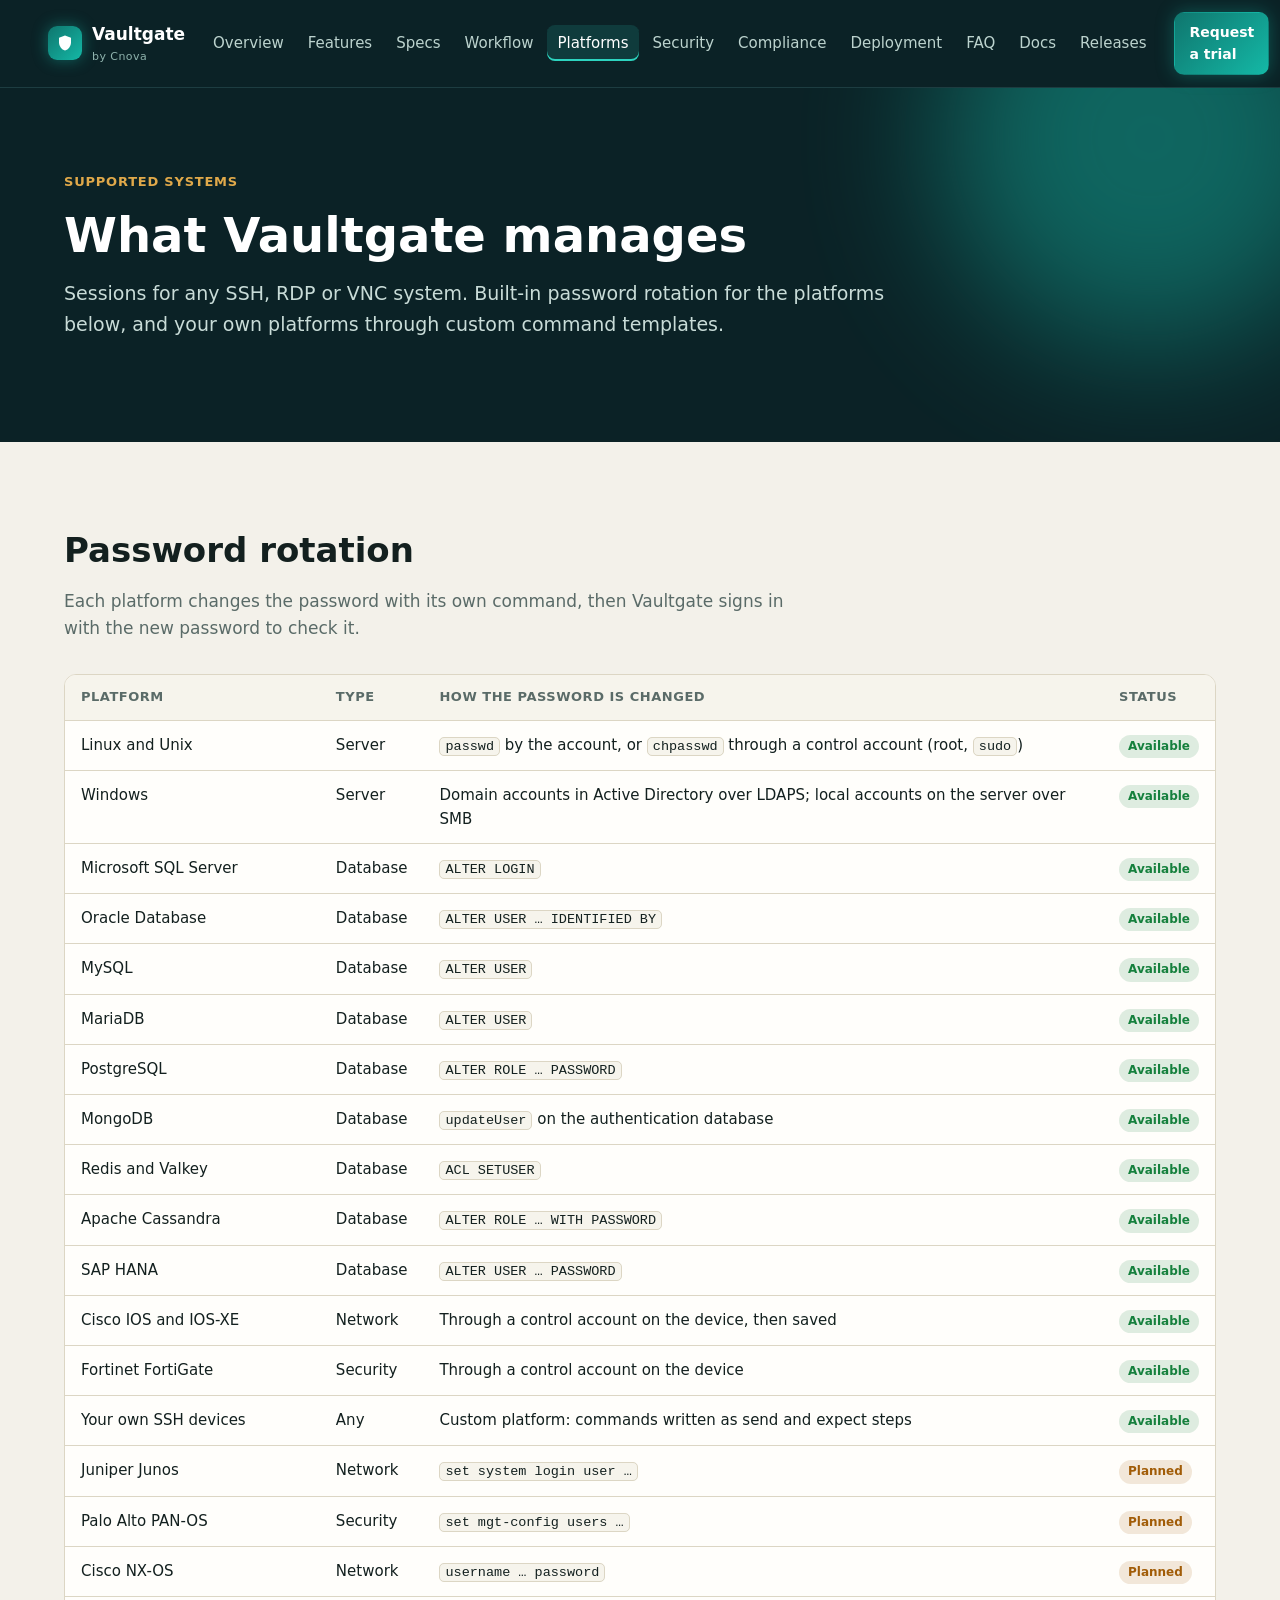
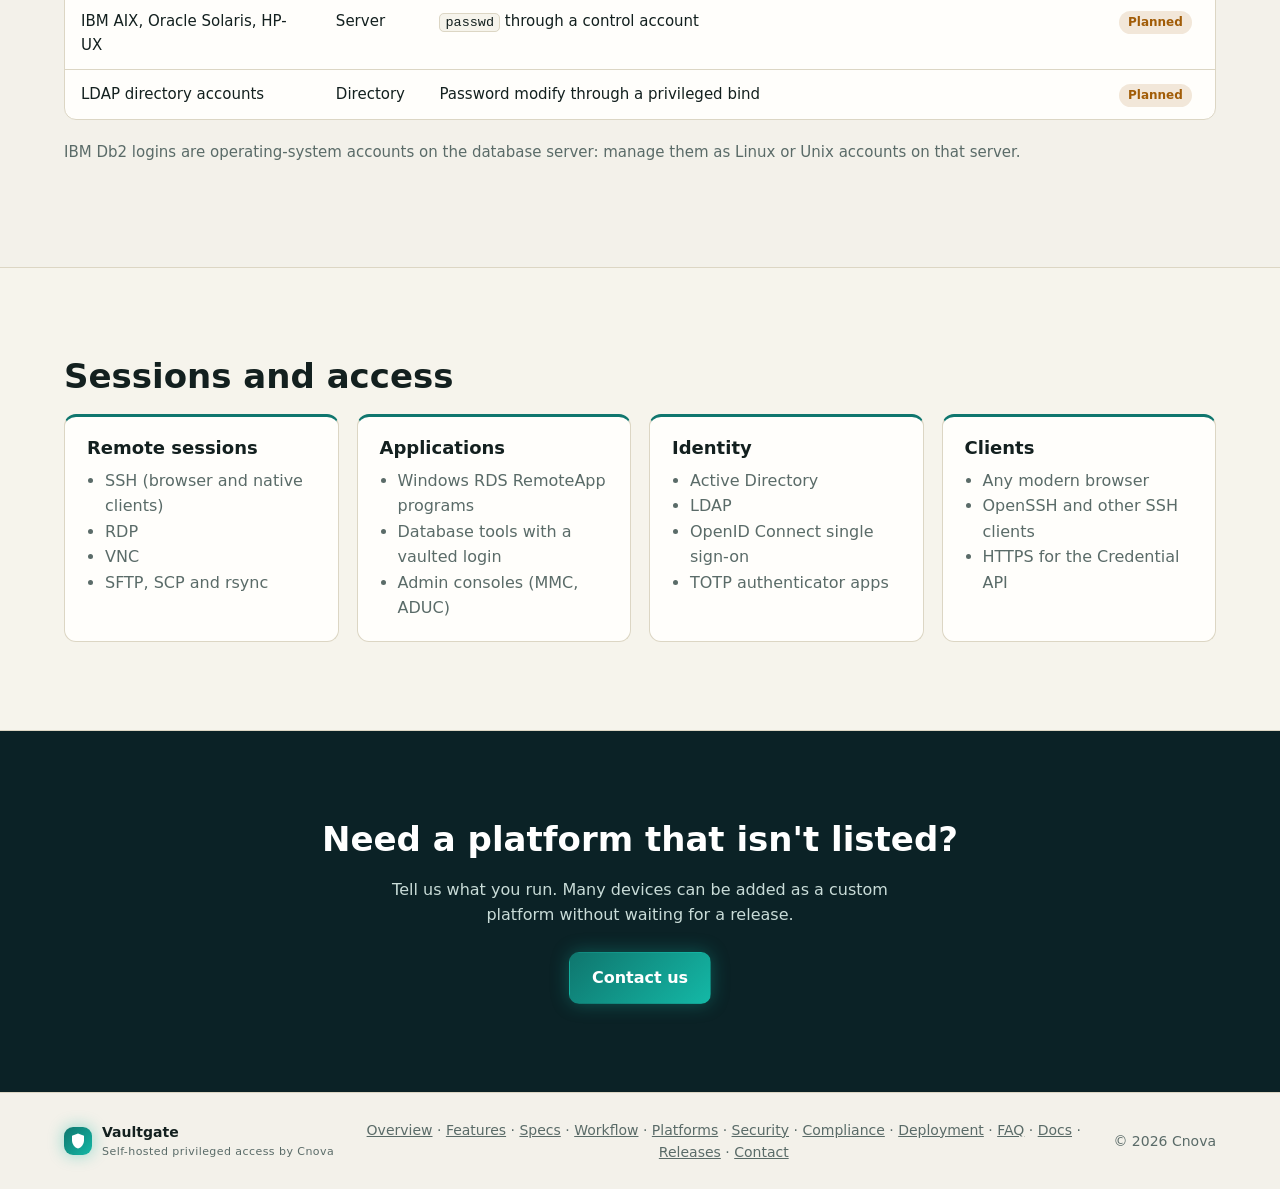
<file: platforms.html>
<!doctype html>
<html lang="en">
<head>
<meta charset="utf-8">
<meta name="viewport" content="width=device-width, initial-scale=1">
<title>Supported systems · Vaultgate</title>
<meta name="description" content="Servers, databases, network devices and applications that Vaultgate manages and rotates passwords for.">
<meta property="og:title" content="Supported systems · Vaultgate">
<meta property="og:description" content="Servers, databases, network devices and applications that Vaultgate manages and rotates passwords for.">
<meta property="og:url" content="https://cnova.in/platforms.html">
<meta property="og:type" content="website">
<link rel="canonical" href="https://cnova.in/platforms.html">
<link rel="icon" href="data:image/svg+xml,%3Csvg xmlns='http://www.w3.org/2000/svg' viewBox='0 0 32 32'%3E%3Crect width='32' height='32' rx='7' fill='%230f766e'/%3E%3Cpath d='M16 6l8 3v6c0 5-3.4 9.3-8 11-4.6-1.7-8-6-8-11V9z' fill='white'/%3E%3C/svg%3E">
<link rel="stylesheet" href="style.css?v=53ab4f30e5">
</head>
<body>
<header class="top">
  <a class="brand" href="./" aria-label="Vaultgate home"><span class="logo"><svg width="18" height="18" viewBox="0 0 24 24" fill="#fff" aria-hidden="true"><path d="M12 2l8 3v6c0 5.2-3.4 9.9-8 11-4.6-1.1-8-5.8-8-11V5z"/></svg></span><span class="brand-text">Vaultgate<small>by Cnova</small></span></a>
  <button class="menu-btn" type="button" aria-label="Menu" aria-expanded="false" aria-controls="nav"><span></span><span></span><span></span></button>
  <nav class="links" id="nav" aria-label="Pages"><a href="./">Overview</a><a href="features.html">Features</a><a href="specs.html">Specs</a><a href="workflow.html">Workflow</a><a href="platforms.html" aria-current="page">Platforms</a><a href="security.html">Security</a><a href="compliance.html">Compliance</a><a href="deployment.html">Deployment</a><a href="faq.html">FAQ</a><a href="docs.html">Docs</a><a href="releases.html">Releases</a><a class="nav-cta" href="contact.html">Request a trial</a></nav>
  <a class="btn primary small cta-top" href="contact.html">Request a trial</a>
</header>
<main>
<section class="head">
  <div class="orb orb-a" aria-hidden="true"></div>
  <p class="eyebrow">Supported systems</p>
  <h1>What Vaultgate manages</h1>
  <p class="lead">Sessions for any SSH, RDP or VNC system. Built-in password rotation for the platforms below, and your own platforms through custom command templates.</p>
</section>

<section class="band">
  <div class="wrap">
    <h2>Password rotation</h2>
    <p class="sub">Each platform changes the password with its own command, then Vaultgate signs in with the new password to check it.</p>
    <div class="table-wrap">
      <table>
        <thead><tr><th>Platform</th><th>Type</th><th>How the password is changed</th><th>Status</th></tr></thead>
        <tbody>
          <tr><td>Linux and Unix</td><td>Server</td><td><code>passwd</code> by the account, or <code>chpasswd</code> through a control account (root, <code>sudo</code>)</td><td><span class="pill ok">Available</span></td></tr>
          <tr><td>Windows</td><td>Server</td><td>Domain accounts in Active Directory over LDAPS; local accounts on the server over SMB</td><td><span class="pill ok">Available</span></td></tr>
          <tr><td>Microsoft SQL Server</td><td>Database</td><td><code>ALTER LOGIN</code></td><td><span class="pill ok">Available</span></td></tr>
          <tr><td>Oracle Database</td><td>Database</td><td><code>ALTER USER … IDENTIFIED BY</code></td><td><span class="pill ok">Available</span></td></tr>
          <tr><td>MySQL</td><td>Database</td><td><code>ALTER USER</code></td><td><span class="pill ok">Available</span></td></tr>
          <tr><td>MariaDB</td><td>Database</td><td><code>ALTER USER</code></td><td><span class="pill ok">Available</span></td></tr>
          <tr><td>PostgreSQL</td><td>Database</td><td><code>ALTER ROLE … PASSWORD</code></td><td><span class="pill ok">Available</span></td></tr>
          <tr><td>MongoDB</td><td>Database</td><td><code>updateUser</code> on the authentication database</td><td><span class="pill ok">Available</span></td></tr>
          <tr><td>Redis and Valkey</td><td>Database</td><td><code>ACL SETUSER</code></td><td><span class="pill ok">Available</span></td></tr>
          <tr><td>Apache Cassandra</td><td>Database</td><td><code>ALTER ROLE … WITH PASSWORD</code></td><td><span class="pill ok">Available</span></td></tr>
          <tr><td>SAP HANA</td><td>Database</td><td><code>ALTER USER … PASSWORD</code></td><td><span class="pill ok">Available</span></td></tr>
          <tr><td>Cisco IOS and IOS-XE</td><td>Network</td><td>Through a control account on the device, then saved</td><td><span class="pill ok">Available</span></td></tr>
          <tr><td>Fortinet FortiGate</td><td>Security</td><td>Through a control account on the device</td><td><span class="pill ok">Available</span></td></tr>
          <tr><td>Your own SSH devices</td><td>Any</td><td>Custom platform: commands written as send and expect steps</td><td><span class="pill ok">Available</span></td></tr>
          <tr><td>Juniper Junos</td><td>Network</td><td><code>set system login user …</code></td><td><span class="pill plan">Planned</span></td></tr>
          <tr><td>Palo Alto PAN-OS</td><td>Security</td><td><code>set mgt-config users …</code></td><td><span class="pill plan">Planned</span></td></tr>
          <tr><td>Cisco NX-OS</td><td>Network</td><td><code>username … password</code></td><td><span class="pill plan">Planned</span></td></tr>
          <tr><td>IBM AIX, Oracle Solaris, HP-UX</td><td>Server</td><td><code>passwd</code> through a control account</td><td><span class="pill plan">Planned</span></td></tr>
          <tr><td>LDAP directory accounts</td><td>Directory</td><td>Password modify through a privileged bind</td><td><span class="pill plan">Planned</span></td></tr>
        </tbody>
      </table>
    </div>
    <p class="note">IBM Db2 logins are operating-system accounts on the database server: manage them as Linux or Unix accounts on that server.</p>
  </div>
</section>

<section class="band alt">
  <div class="wrap">
    <h2>Sessions and access</h2>
    <div class="sys">
      <div class="sys-group"><h3>Remote sessions</h3><ul><li>SSH (browser and native clients)</li><li>RDP</li><li>VNC</li><li>SFTP, SCP and rsync</li></ul></div>
      <div class="sys-group"><h3>Applications</h3><ul><li>Windows RDS RemoteApp programs</li><li>Database tools with a vaulted login</li><li>Admin consoles (MMC, ADUC)</li></ul></div>
      <div class="sys-group"><h3>Identity</h3><ul><li>Active Directory</li><li>LDAP</li><li>OpenID Connect single sign-on</li><li>TOTP authenticator apps</li></ul></div>
      <div class="sys-group"><h3>Clients</h3><ul><li>Any modern browser</li><li>OpenSSH and other SSH clients</li><li>HTTPS for the Credential API</li></ul></div>
    </div>
  </div>
</section>

<section class="closing">
  <h2>Need a platform that isn't listed?</h2>
  <p>Tell us what you run. Many devices can be added as a custom platform without waiting for a release.</p>
  <a class="btn primary" href="contact.html">Contact us</a>
</section>
</main>
<footer class="foot">
  <div class="foot-brand"><span class="logo"><svg width="18" height="18" viewBox="0 0 24 24" fill="#fff" aria-hidden="true"><path d="M12 2l8 3v6c0 5.2-3.4 9.9-8 11-4.6-1.1-8-5.8-8-11V5z"/></svg></span><span>Vaultgate<small>Self-hosted privileged access by Cnova</small></span></div>
  <nav aria-label="Footer"><a href="./">Overview</a> · <a href="features.html">Features</a> · <a href="specs.html">Specs</a> · <a href="workflow.html">Workflow</a> · <a href="platforms.html">Platforms</a> · <a href="security.html">Security</a> · <a href="compliance.html">Compliance</a> · <a href="deployment.html">Deployment</a> · <a href="faq.html">FAQ</a> · <a href="docs.html">Docs</a> · <a href="releases.html">Releases</a> · <a href="contact.html">Contact</a></nav>
  <span class="copy">© 2026 Cnova</span>
</footer>
<script src="site.js?v=9830f1c2a0" defer></script>
</body>
</html>
</file>
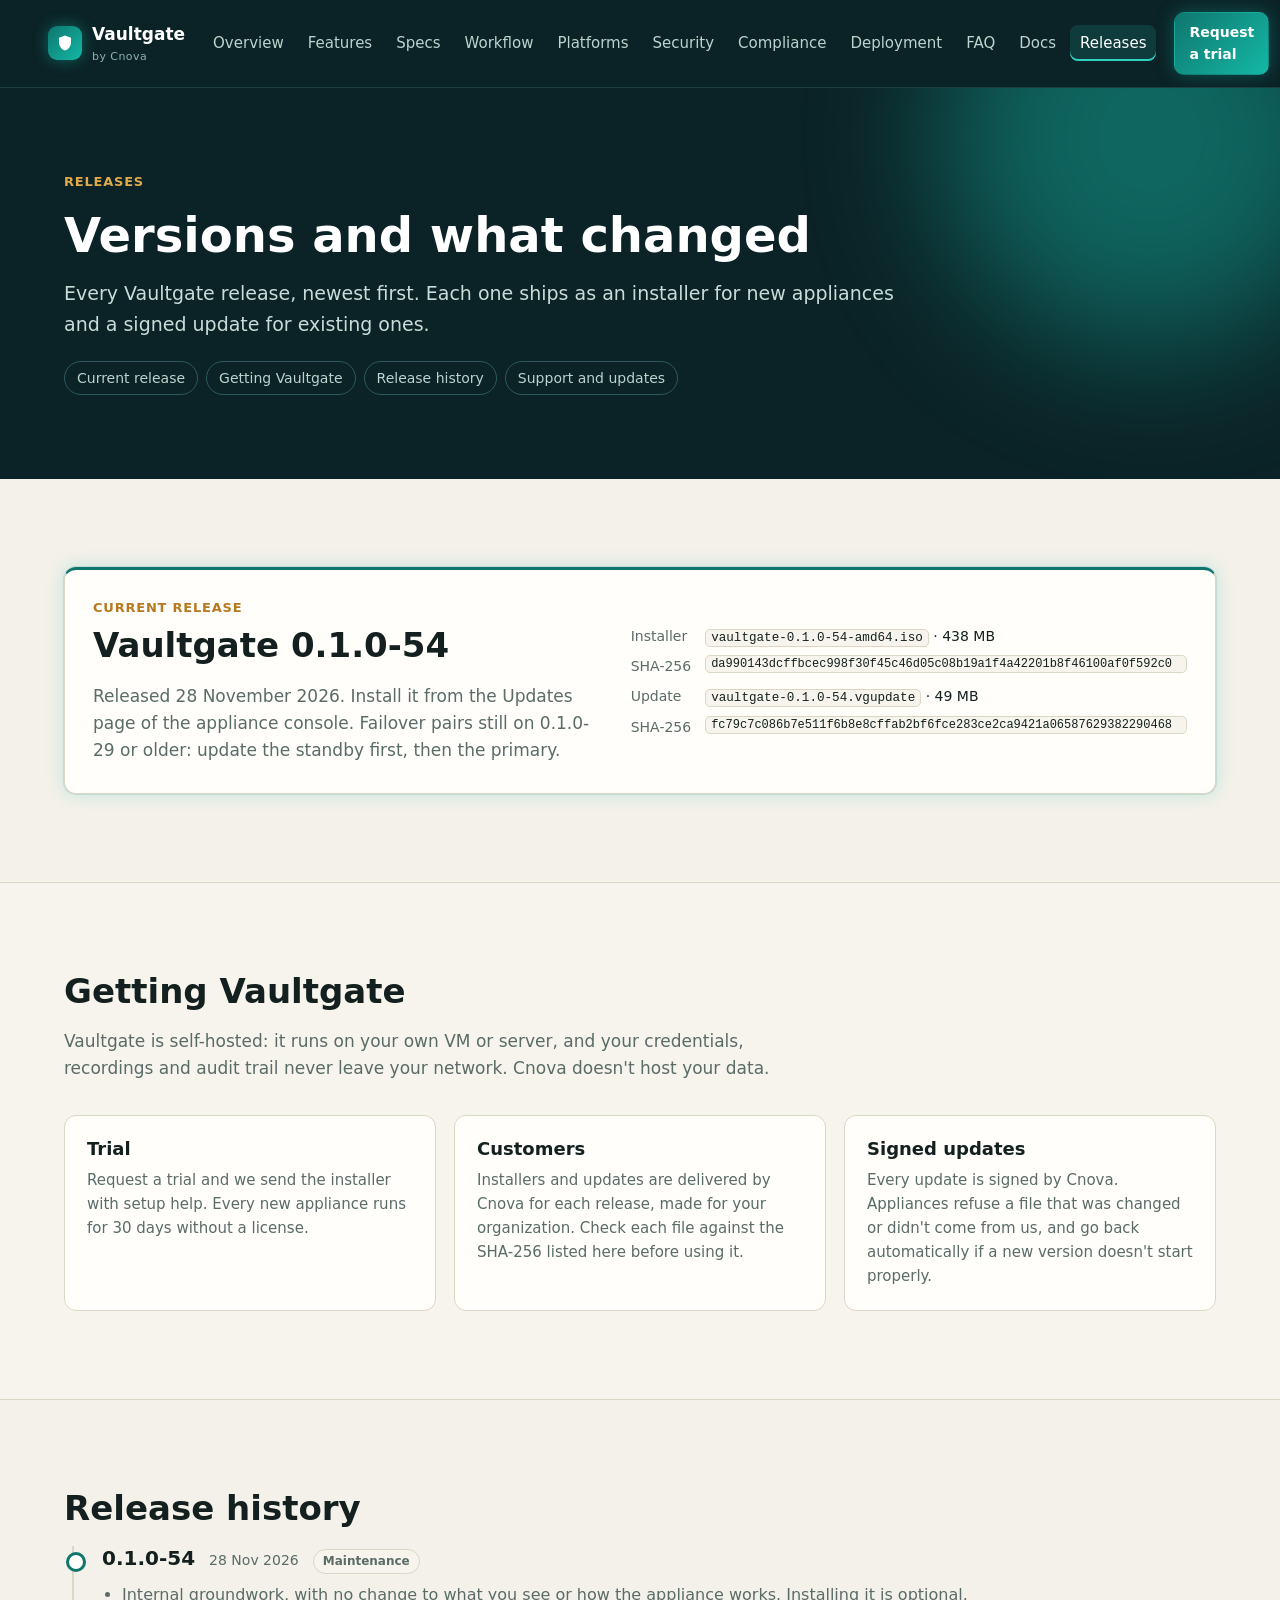
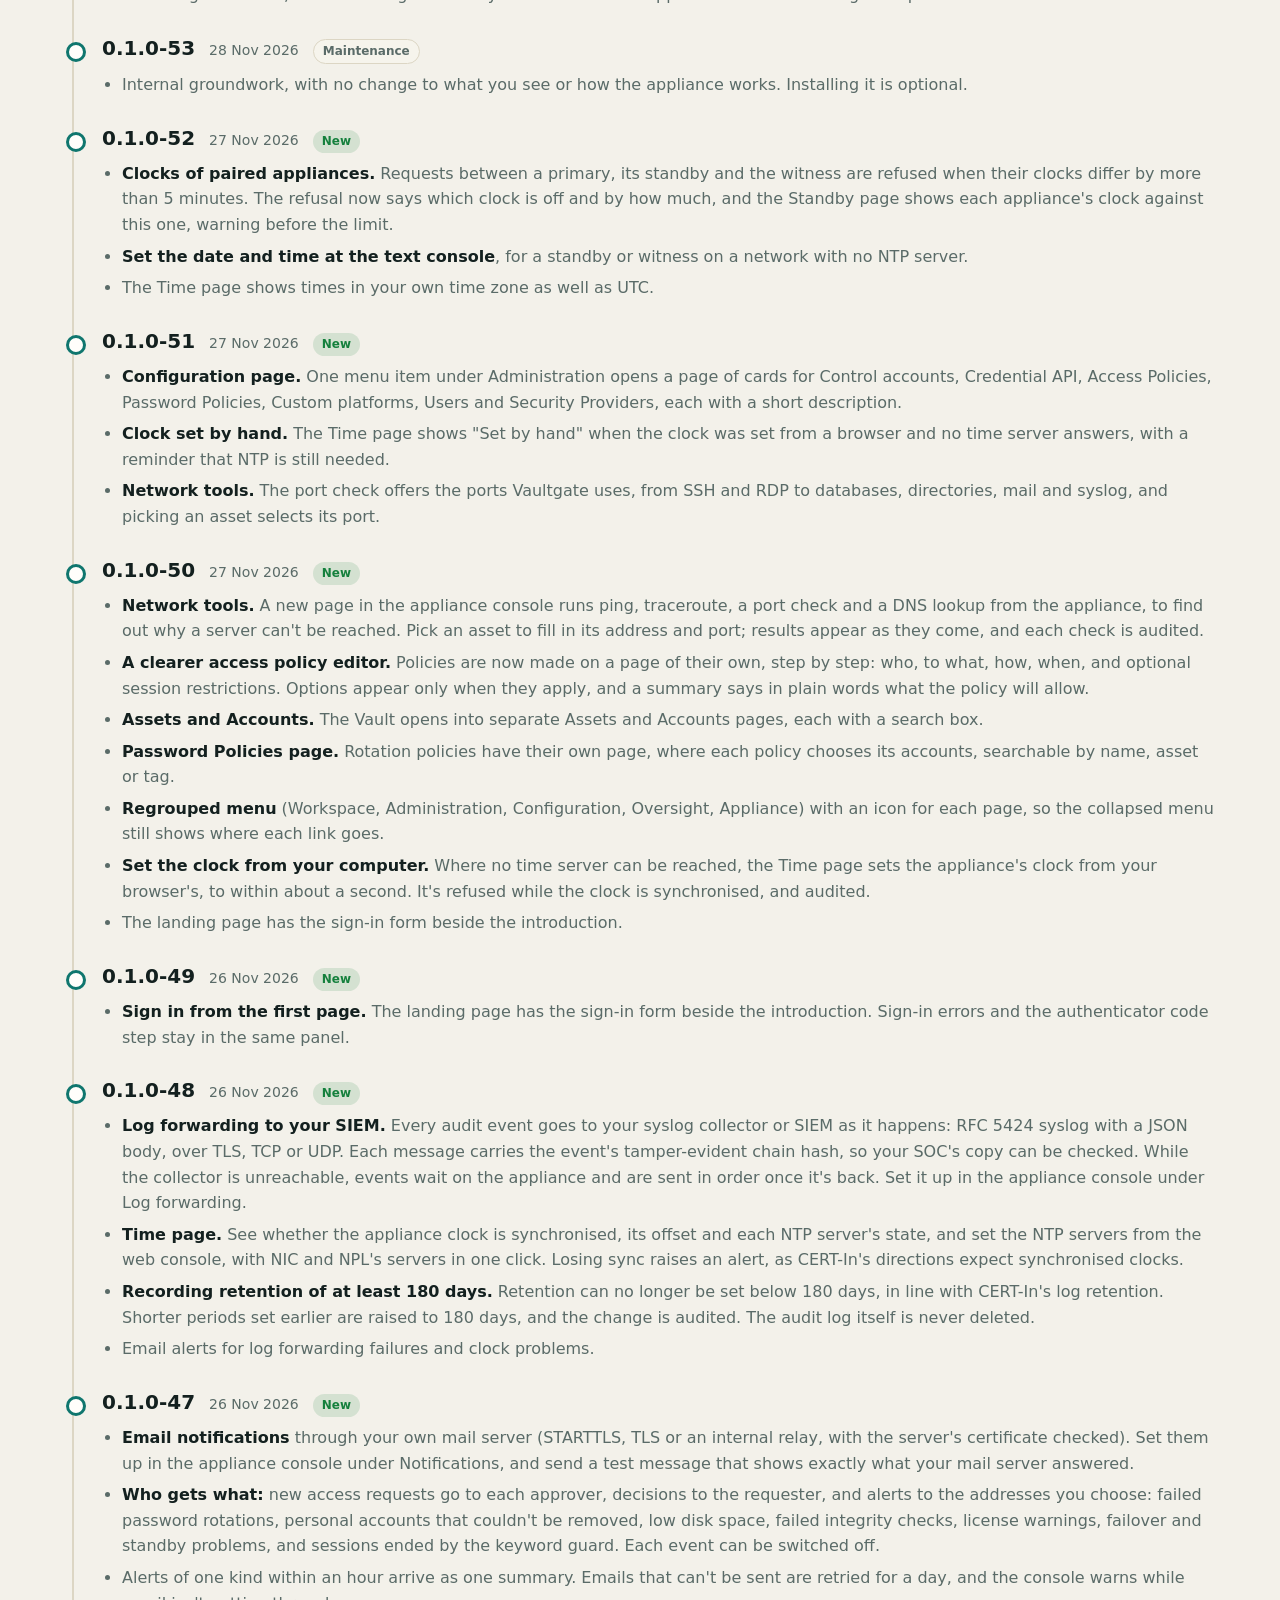
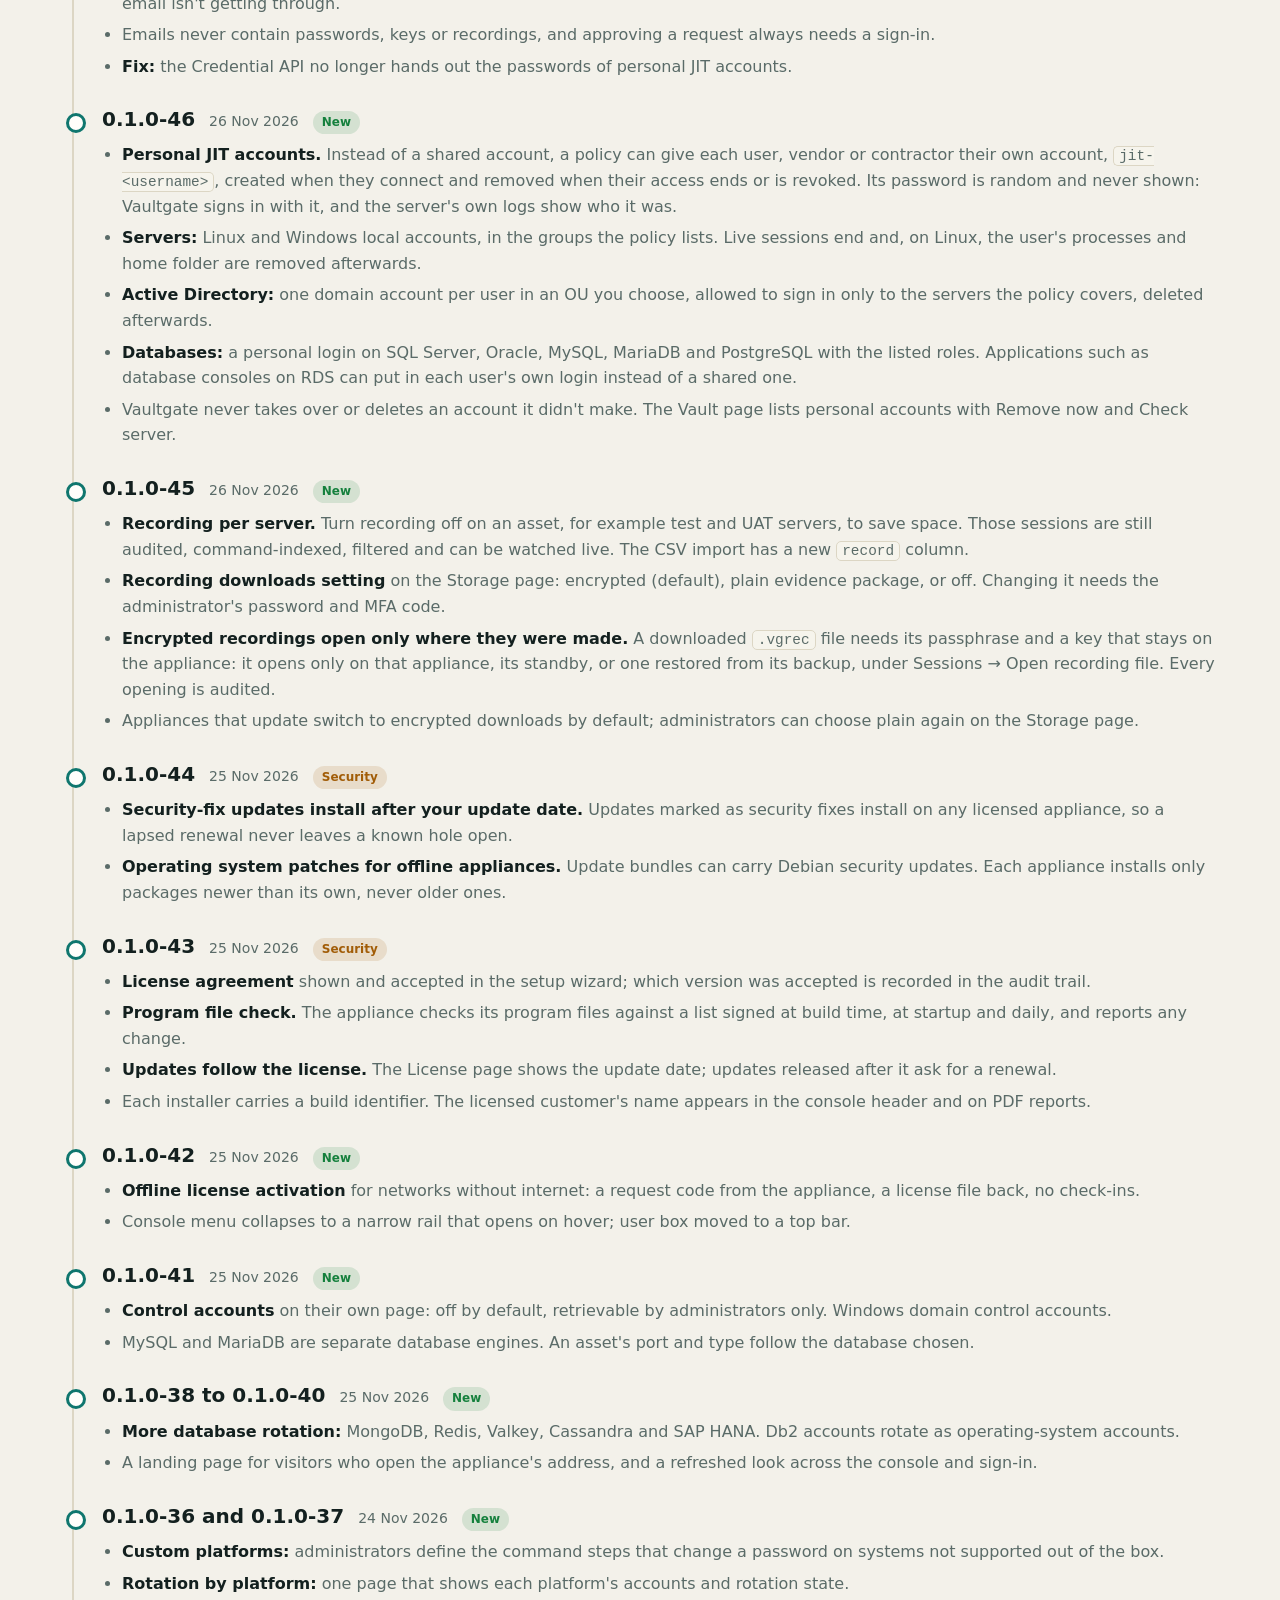
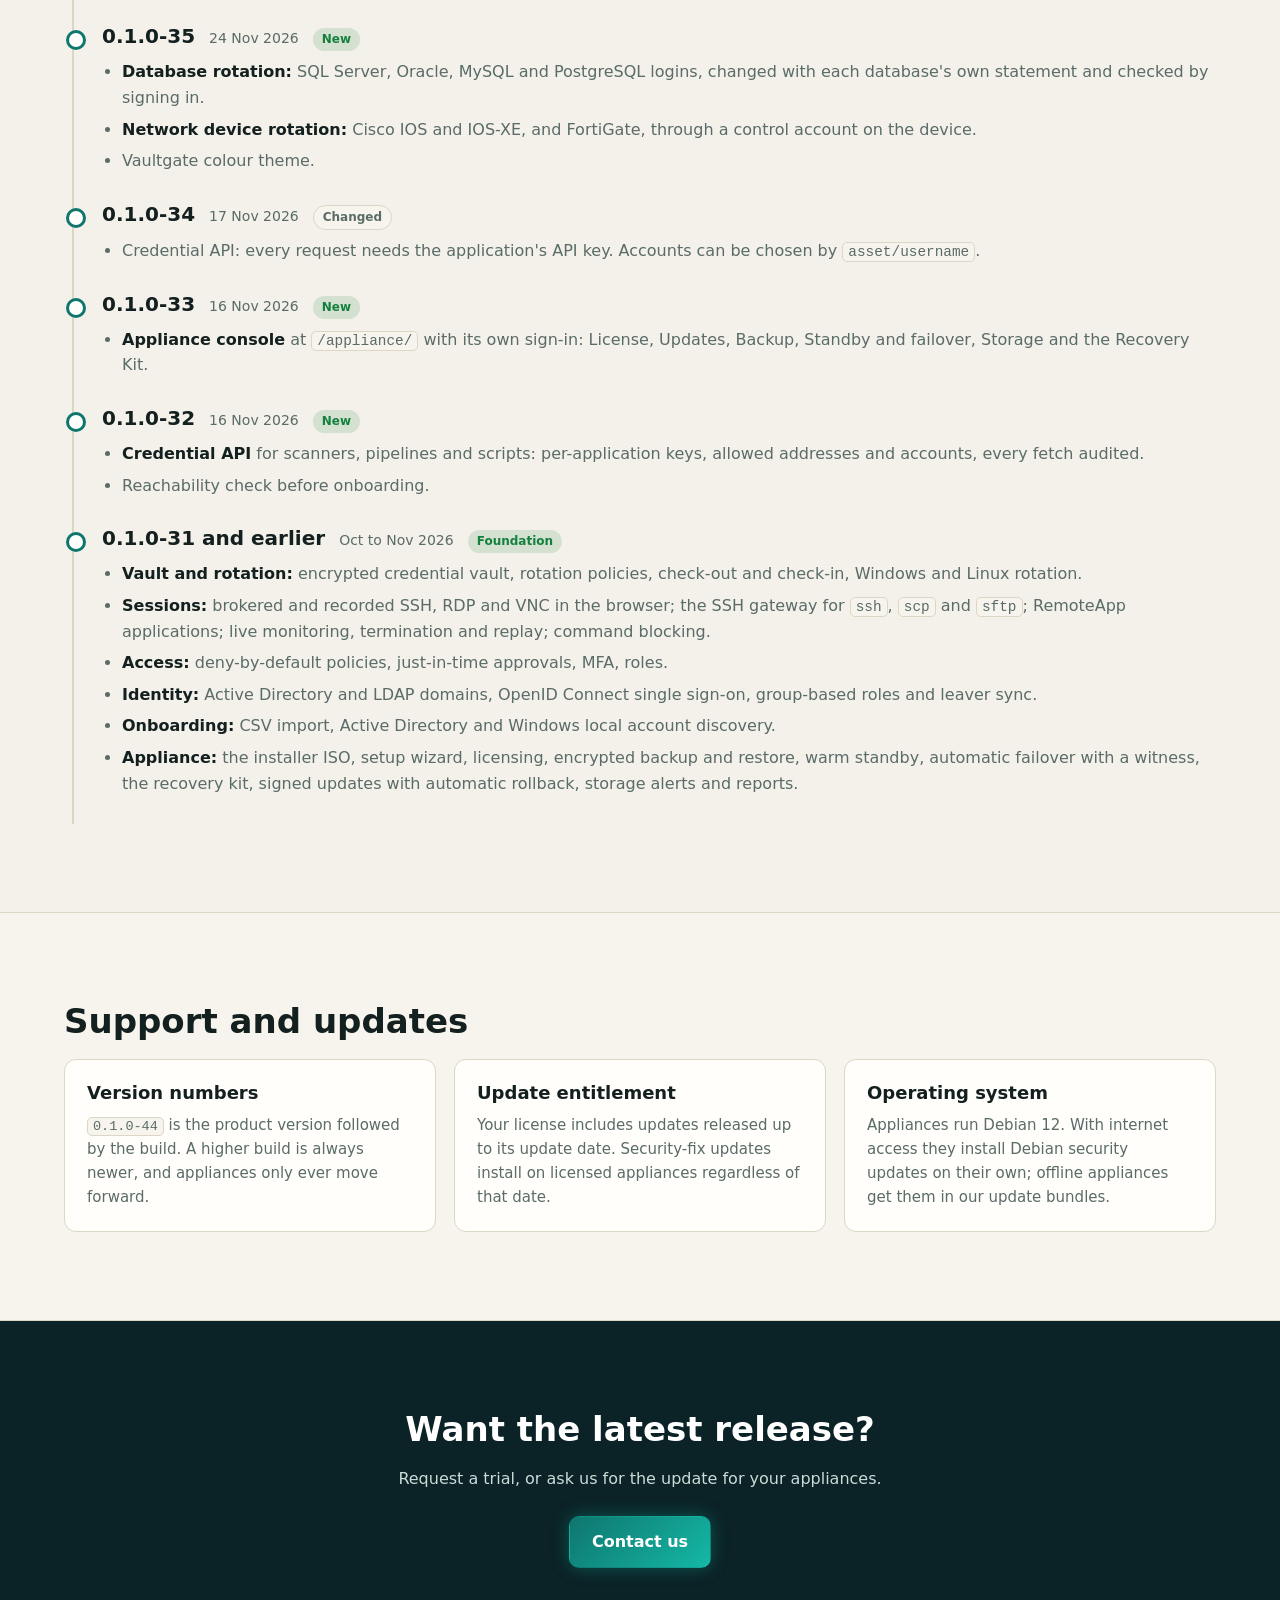
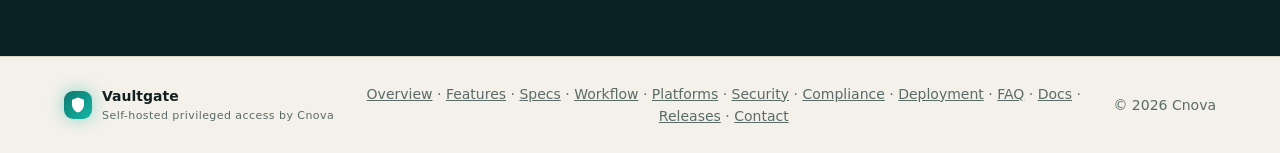
<file: releases.html>
<!doctype html>
<html lang="en">
<head>
<meta charset="utf-8">
<meta name="viewport" content="width=device-width, initial-scale=1">
<title>Releases and changes · Vaultgate</title>
<meta name="description" content="Every Vaultgate version, with what changed in each, checksums of the current release and how updates work.">
<meta property="og:title" content="Releases and changes · Vaultgate">
<meta property="og:description" content="Every Vaultgate version, with what changed in each, checksums of the current release and how updates work.">
<meta property="og:url" content="https://cnova.in/releases.html">
<meta property="og:type" content="website">
<link rel="canonical" href="https://cnova.in/releases.html">
<link rel="icon" href="data:image/svg+xml,%3Csvg xmlns='http://www.w3.org/2000/svg' viewBox='0 0 32 32'%3E%3Crect width='32' height='32' rx='7' fill='%230f766e'/%3E%3Cpath d='M16 6l8 3v6c0 5-3.4 9.3-8 11-4.6-1.7-8-6-8-11V9z' fill='white'/%3E%3C/svg%3E">
<link rel="stylesheet" href="style.css?v=53ab4f30e5">
</head>
<body>
<header class="top">
  <a class="brand" href="./" aria-label="Vaultgate home"><span class="logo"><svg width="18" height="18" viewBox="0 0 24 24" fill="#fff" aria-hidden="true"><path d="M12 2l8 3v6c0 5.2-3.4 9.9-8 11-4.6-1.1-8-5.8-8-11V5z"/></svg></span><span class="brand-text">Vaultgate<small>by Cnova</small></span></a>
  <button class="menu-btn" type="button" aria-label="Menu" aria-expanded="false" aria-controls="nav"><span></span><span></span><span></span></button>
  <nav class="links" id="nav" aria-label="Pages"><a href="./">Overview</a><a href="features.html">Features</a><a href="specs.html">Specs</a><a href="workflow.html">Workflow</a><a href="platforms.html">Platforms</a><a href="security.html">Security</a><a href="compliance.html">Compliance</a><a href="deployment.html">Deployment</a><a href="faq.html">FAQ</a><a href="docs.html">Docs</a><a href="releases.html" aria-current="page">Releases</a><a class="nav-cta" href="contact.html">Request a trial</a></nav>
  <a class="btn primary small cta-top" href="contact.html">Request a trial</a>
</header>
<main>
<section class="head">
  <div class="orb orb-a" aria-hidden="true"></div>
  <p class="eyebrow">Releases</p>
  <h1>Versions and what changed</h1>
  <p class="lead">Every Vaultgate release, newest first. Each one ships as an installer for new appliances and a signed update for existing ones.</p>
  <div class="toc"><a href="#current">Current release</a><a href="#getting">Getting Vaultgate</a><a href="#history">Release history</a><a href="#policy">Support and updates</a></div>
</section>

<section class="band" id="current">
  <div class="wrap">
    <div class="rel-current">
      <div>
        <p class="rel-tag">Current release</p>
        <h2>Vaultgate 0.1.0-54</h2>
        <p class="sub">Released 28 November 2026. Install it from the Updates page of the appliance console. Failover pairs still on 0.1.0-29 or older: update the standby first, then the primary.</p>
      </div>
      <dl class="rel-files">
        <dt>Installer</dt><dd><code>vaultgate-0.1.0-54-amd64.iso</code> · 438 MB</dd>
        <dt>SHA-256</dt><dd><code class="hash">da990143dcffbcec998f30f45c46d05c08b19a1f4a42201b8f46100af0f592c0</code></dd>
        <dt>Update</dt><dd><code>vaultgate-0.1.0-54.vgupdate</code> · 49 MB</dd>
        <dt>SHA-256</dt><dd><code class="hash">fc79c7c086b7e511f6b8e8cffab2bf6fce283ce2ca9421a06587629382290468</code></dd>
      </dl>
    </div>
  </div>
</section>

<section class="band alt" id="getting">
  <div class="wrap">
    <h2>Getting Vaultgate</h2>
    <p class="sub">Vaultgate is self-hosted: it runs on your own VM or server, and your credentials, recordings and audit trail never leave your network. Cnova doesn't host your data.</p>
    <div class="grid three">
      <div class="card"><h3>Trial</h3><p>Request a trial and we send the installer with setup help. Every new appliance runs for 30 days without a license.</p></div>
      <div class="card"><h3>Customers</h3><p>Installers and updates are delivered by Cnova for each release, made for your organization. Check each file against the SHA-256 listed here before using it.</p></div>
      <div class="card"><h3>Signed updates</h3><p>Every update is signed by Cnova. Appliances refuse a file that was changed or didn't come from us, and go back automatically if a new version doesn't start properly.</p></div>
    </div>
  </div>
</section>

<section class="band" id="history">
  <div class="wrap">
    <h2>Release history</h2>
    <div class="rel-list">

      <article class="rel"><header><h3>0.1.0-54</h3><time datetime="2026-11-28">28 Nov 2026</time><span class="pill">Maintenance</span></header>
        <ul>
          <li>Internal groundwork, with no change to what you see or how the appliance works. Installing it is optional.</li>
        </ul></article>

      <article class="rel"><header><h3>0.1.0-53</h3><time datetime="2026-11-28">28 Nov 2026</time><span class="pill">Maintenance</span></header>
        <ul>
          <li>Internal groundwork, with no change to what you see or how the appliance works. Installing it is optional.</li>
        </ul></article>

      <article class="rel"><header><h3>0.1.0-52</h3><time datetime="2026-11-27">27 Nov 2026</time><span class="pill ok">New</span></header>
        <ul>
          <li><b>Clocks of paired appliances.</b> Requests between a primary, its standby and the witness are refused when their clocks differ by more than 5 minutes. The refusal now says which clock is off and by how much, and the Standby page shows each appliance's clock against this one, warning before the limit.</li>
          <li><b>Set the date and time at the text console</b>, for a standby or witness on a network with no NTP server.</li>
          <li>The Time page shows times in your own time zone as well as UTC.</li>
        </ul></article>

      <article class="rel"><header><h3>0.1.0-51</h3><time datetime="2026-11-27">27 Nov 2026</time><span class="pill ok">New</span></header>
        <ul>
          <li><b>Configuration page.</b> One menu item under Administration opens a page of cards for Control accounts, Credential API, Access Policies, Password Policies, Custom platforms, Users and Security Providers, each with a short description.</li>
          <li><b>Clock set by hand.</b> The Time page shows "Set by hand" when the clock was set from a browser and no time server answers, with a reminder that NTP is still needed.</li>
          <li><b>Network tools.</b> The port check offers the ports Vaultgate uses, from SSH and RDP to databases, directories, mail and syslog, and picking an asset selects its port.</li>
        </ul></article>

      <article class="rel"><header><h3>0.1.0-50</h3><time datetime="2026-11-27">27 Nov 2026</time><span class="pill ok">New</span></header>
        <ul>
          <li><b>Network tools.</b> A new page in the appliance console runs ping, traceroute, a port check and a DNS lookup from the appliance, to find out why a server can't be reached. Pick an asset to fill in its address and port; results appear as they come, and each check is audited.</li>
          <li><b>A clearer access policy editor.</b> Policies are now made on a page of their own, step by step: who, to what, how, when, and optional session restrictions. Options appear only when they apply, and a summary says in plain words what the policy will allow.</li>
          <li><b>Assets and Accounts.</b> The Vault opens into separate Assets and Accounts pages, each with a search box.</li>
          <li><b>Password Policies page.</b> Rotation policies have their own page, where each policy chooses its accounts, searchable by name, asset or tag.</li>
          <li><b>Regrouped menu</b> (Workspace, Administration, Configuration, Oversight, Appliance) with an icon for each page, so the collapsed menu still shows where each link goes.</li>
          <li><b>Set the clock from your computer.</b> Where no time server can be reached, the Time page sets the appliance's clock from your browser's, to within about a second. It's refused while the clock is synchronised, and audited.</li>
          <li>The landing page has the sign-in form beside the introduction.</li>
        </ul></article>

      <article class="rel"><header><h3>0.1.0-49</h3><time datetime="2026-11-26">26 Nov 2026</time><span class="pill ok">New</span></header>
        <ul>
          <li><b>Sign in from the first page.</b> The landing page has the sign-in form beside the introduction. Sign-in errors and the authenticator code step stay in the same panel.</li>
        </ul></article>

      <article class="rel"><header><h3>0.1.0-48</h3><time datetime="2026-11-26">26 Nov 2026</time><span class="pill ok">New</span></header>
        <ul>
          <li><b>Log forwarding to your SIEM.</b> Every audit event goes to your syslog collector or SIEM as it happens: RFC 5424 syslog with a JSON body, over TLS, TCP or UDP. Each message carries the event's tamper-evident chain hash, so your SOC's copy can be checked. While the collector is unreachable, events wait on the appliance and are sent in order once it's back. Set it up in the appliance console under Log forwarding.</li>
          <li><b>Time page.</b> See whether the appliance clock is synchronised, its offset and each NTP server's state, and set the NTP servers from the web console, with NIC and NPL's servers in one click. Losing sync raises an alert, as CERT-In's directions expect synchronised clocks.</li>
          <li><b>Recording retention of at least 180 days.</b> Retention can no longer be set below 180 days, in line with CERT-In's log retention. Shorter periods set earlier are raised to 180 days, and the change is audited. The audit log itself is never deleted.</li>
          <li>Email alerts for log forwarding failures and clock problems.</li>
        </ul></article>

      <article class="rel"><header><h3>0.1.0-47</h3><time datetime="2026-11-26">26 Nov 2026</time><span class="pill ok">New</span></header>
        <ul>
          <li><b>Email notifications</b> through your own mail server (STARTTLS, TLS or an internal relay, with the server's certificate checked). Set them up in the appliance console under Notifications, and send a test message that shows exactly what your mail server answered.</li>
          <li><b>Who gets what:</b> new access requests go to each approver, decisions to the requester, and alerts to the addresses you choose: failed password rotations, personal accounts that couldn't be removed, low disk space, failed integrity checks, license warnings, failover and standby problems, and sessions ended by the keyword guard. Each event can be switched off.</li>
          <li>Alerts of one kind within an hour arrive as one summary. Emails that can't be sent are retried for a day, and the console warns while email isn't getting through.</li>
          <li>Emails never contain passwords, keys or recordings, and approving a request always needs a sign-in.</li>
          <li><b>Fix:</b> the Credential API no longer hands out the passwords of personal JIT accounts.</li>
        </ul></article>

      <article class="rel"><header><h3>0.1.0-46</h3><time datetime="2026-11-26">26 Nov 2026</time><span class="pill ok">New</span></header>
        <ul>
          <li><b>Personal JIT accounts.</b> Instead of a shared account, a policy can give each user, vendor or contractor their own account, <code>jit-&lt;username&gt;</code>, created when they connect and removed when their access ends or is revoked. Its password is random and never shown: Vaultgate signs in with it, and the server's own logs show who it was.</li>
          <li><b>Servers:</b> Linux and Windows local accounts, in the groups the policy lists. Live sessions end and, on Linux, the user's processes and home folder are removed afterwards.</li>
          <li><b>Active Directory:</b> one domain account per user in an OU you choose, allowed to sign in only to the servers the policy covers, deleted afterwards.</li>
          <li><b>Databases:</b> a personal login on SQL Server, Oracle, MySQL, MariaDB and PostgreSQL with the listed roles. Applications such as database consoles on RDS can put in each user's own login instead of a shared one.</li>
          <li>Vaultgate never takes over or deletes an account it didn't make. The Vault page lists personal accounts with Remove now and Check server.</li>
        </ul></article>

      <article class="rel"><header><h3>0.1.0-45</h3><time datetime="2026-11-26">26 Nov 2026</time><span class="pill ok">New</span></header>
        <ul>
          <li><b>Recording per server.</b> Turn recording off on an asset, for example test and UAT servers, to save space. Those sessions are still audited, command-indexed, filtered and can be watched live. The CSV import has a new <code>record</code> column.</li>
          <li><b>Recording downloads setting</b> on the Storage page: encrypted (default), plain evidence package, or off. Changing it needs the administrator's password and MFA code.</li>
          <li><b>Encrypted recordings open only where they were made.</b> A downloaded <code>.vgrec</code> file needs its passphrase and a key that stays on the appliance: it opens only on that appliance, its standby, or one restored from its backup, under Sessions → Open recording file. Every opening is audited.</li>
          <li>Appliances that update switch to encrypted downloads by default; administrators can choose plain again on the Storage page.</li>
        </ul></article>

      <article class="rel"><header><h3>0.1.0-44</h3><time datetime="2026-11-25">25 Nov 2026</time><span class="pill plan">Security</span></header>
        <ul>
          <li><b>Security-fix updates install after your update date.</b> Updates marked as security fixes install on any licensed appliance, so a lapsed renewal never leaves a known hole open.</li>
          <li><b>Operating system patches for offline appliances.</b> Update bundles can carry Debian security updates. Each appliance installs only packages newer than its own, never older ones.</li>
        </ul></article>

      <article class="rel"><header><h3>0.1.0-43</h3><time datetime="2026-11-25">25 Nov 2026</time><span class="pill plan">Security</span></header>
        <ul>
          <li><b>License agreement</b> shown and accepted in the setup wizard; which version was accepted is recorded in the audit trail.</li>
          <li><b>Program file check.</b> The appliance checks its program files against a list signed at build time, at startup and daily, and reports any change.</li>
          <li><b>Updates follow the license.</b> The License page shows the update date; updates released after it ask for a renewal.</li>
          <li>Each installer carries a build identifier. The licensed customer's name appears in the console header and on PDF reports.</li>
        </ul></article>

      <article class="rel"><header><h3>0.1.0-42</h3><time datetime="2026-11-25">25 Nov 2026</time><span class="pill ok">New</span></header>
        <ul>
          <li><b>Offline license activation</b> for networks without internet: a request code from the appliance, a license file back, no check-ins.</li>
          <li>Console menu collapses to a narrow rail that opens on hover; user box moved to a top bar.</li>
        </ul></article>

      <article class="rel"><header><h3>0.1.0-41</h3><time datetime="2026-11-25">25 Nov 2026</time><span class="pill ok">New</span></header>
        <ul>
          <li><b>Control accounts</b> on their own page: off by default, retrievable by administrators only. Windows domain control accounts.</li>
          <li>MySQL and MariaDB are separate database engines. An asset's port and type follow the database chosen.</li>
        </ul></article>

      <article class="rel"><header><h3>0.1.0-38 to 0.1.0-40</h3><time datetime="2026-11-25">25 Nov 2026</time><span class="pill ok">New</span></header>
        <ul>
          <li><b>More database rotation:</b> MongoDB, Redis, Valkey, Cassandra and SAP HANA. Db2 accounts rotate as operating-system accounts.</li>
          <li>A landing page for visitors who open the appliance's address, and a refreshed look across the console and sign-in.</li>
        </ul></article>

      <article class="rel"><header><h3>0.1.0-36 and 0.1.0-37</h3><time datetime="2026-11-24">24 Nov 2026</time><span class="pill ok">New</span></header>
        <ul>
          <li><b>Custom platforms:</b> administrators define the command steps that change a password on systems not supported out of the box.</li>
          <li><b>Rotation by platform:</b> one page that shows each platform's accounts and rotation state.</li>
        </ul></article>

      <article class="rel"><header><h3>0.1.0-35</h3><time datetime="2026-11-24">24 Nov 2026</time><span class="pill ok">New</span></header>
        <ul>
          <li><b>Database rotation:</b> SQL Server, Oracle, MySQL and PostgreSQL logins, changed with each database's own statement and checked by signing in.</li>
          <li><b>Network device rotation:</b> Cisco IOS and IOS-XE, and FortiGate, through a control account on the device.</li>
          <li>Vaultgate colour theme.</li>
        </ul></article>

      <article class="rel"><header><h3>0.1.0-34</h3><time datetime="2026-11-17">17 Nov 2026</time><span class="pill">Changed</span></header>
        <ul>
          <li>Credential API: every request needs the application's API key. Accounts can be chosen by <code>asset/username</code>.</li>
        </ul></article>

      <article class="rel"><header><h3>0.1.0-33</h3><time datetime="2026-11-16">16 Nov 2026</time><span class="pill ok">New</span></header>
        <ul>
          <li><b>Appliance console</b> at <code>/appliance/</code> with its own sign-in: License, Updates, Backup, Standby and failover, Storage and the Recovery Kit.</li>
        </ul></article>

      <article class="rel"><header><h3>0.1.0-32</h3><time datetime="2026-11-16">16 Nov 2026</time><span class="pill ok">New</span></header>
        <ul>
          <li><b>Credential API</b> for scanners, pipelines and scripts: per-application keys, allowed addresses and accounts, every fetch audited.</li>
          <li>Reachability check before onboarding.</li>
        </ul></article>

      <article class="rel"><header><h3>0.1.0-31 and earlier</h3><time datetime="2026-11-15">Oct to Nov 2026</time><span class="pill ok">Foundation</span></header>
        <ul>
          <li><b>Vault and rotation:</b> encrypted credential vault, rotation policies, check-out and check-in, Windows and Linux rotation.</li>
          <li><b>Sessions:</b> brokered and recorded SSH, RDP and VNC in the browser; the SSH gateway for <code>ssh</code>, <code>scp</code> and <code>sftp</code>; RemoteApp applications; live monitoring, termination and replay; command blocking.</li>
          <li><b>Access:</b> deny-by-default policies, just-in-time approvals, MFA, roles.</li>
          <li><b>Identity:</b> Active Directory and LDAP domains, OpenID Connect single sign-on, group-based roles and leaver sync.</li>
          <li><b>Onboarding:</b> CSV import, Active Directory and Windows local account discovery.</li>
          <li><b>Appliance:</b> the installer ISO, setup wizard, licensing, encrypted backup and restore, warm standby, automatic failover with a witness, the recovery kit, signed updates with automatic rollback, storage alerts and reports.</li>
        </ul></article>
    </div>
  </div>
</section>

<section class="band alt" id="policy">
  <div class="wrap">
    <h2>Support and updates</h2>
    <div class="grid three">
      <div class="card"><h3>Version numbers</h3><p><code>0.1.0-44</code> is the product version followed by the build. A higher build is always newer, and appliances only ever move forward.</p></div>
      <div class="card"><h3>Update entitlement</h3><p>Your license includes updates released up to its update date. Security-fix updates install on licensed appliances regardless of that date.</p></div>
      <div class="card"><h3>Operating system</h3><p>Appliances run Debian 12. With internet access they install Debian security updates on their own; offline appliances get them in our update bundles.</p></div>
    </div>
  </div>
</section>

<section class="closing">
  <h2>Want the latest release?</h2>
  <p>Request a trial, or ask us for the update for your appliances.</p>
  <a class="btn primary" href="contact.html">Contact us</a>
</section>
</main>
<footer class="foot">
  <div class="foot-brand"><span class="logo"><svg width="18" height="18" viewBox="0 0 24 24" fill="#fff" aria-hidden="true"><path d="M12 2l8 3v6c0 5.2-3.4 9.9-8 11-4.6-1.1-8-5.8-8-11V5z"/></svg></span><span>Vaultgate<small>Self-hosted privileged access by Cnova</small></span></div>
  <nav aria-label="Footer"><a href="./">Overview</a> · <a href="features.html">Features</a> · <a href="specs.html">Specs</a> · <a href="workflow.html">Workflow</a> · <a href="platforms.html">Platforms</a> · <a href="security.html">Security</a> · <a href="compliance.html">Compliance</a> · <a href="deployment.html">Deployment</a> · <a href="faq.html">FAQ</a> · <a href="docs.html">Docs</a> · <a href="releases.html">Releases</a> · <a href="contact.html">Contact</a></nav>
  <span class="copy">© 2026 Cnova</span>
</footer>
<script src="site.js?v=9830f1c2a0" defer></script>
</body>
</html>
</file>
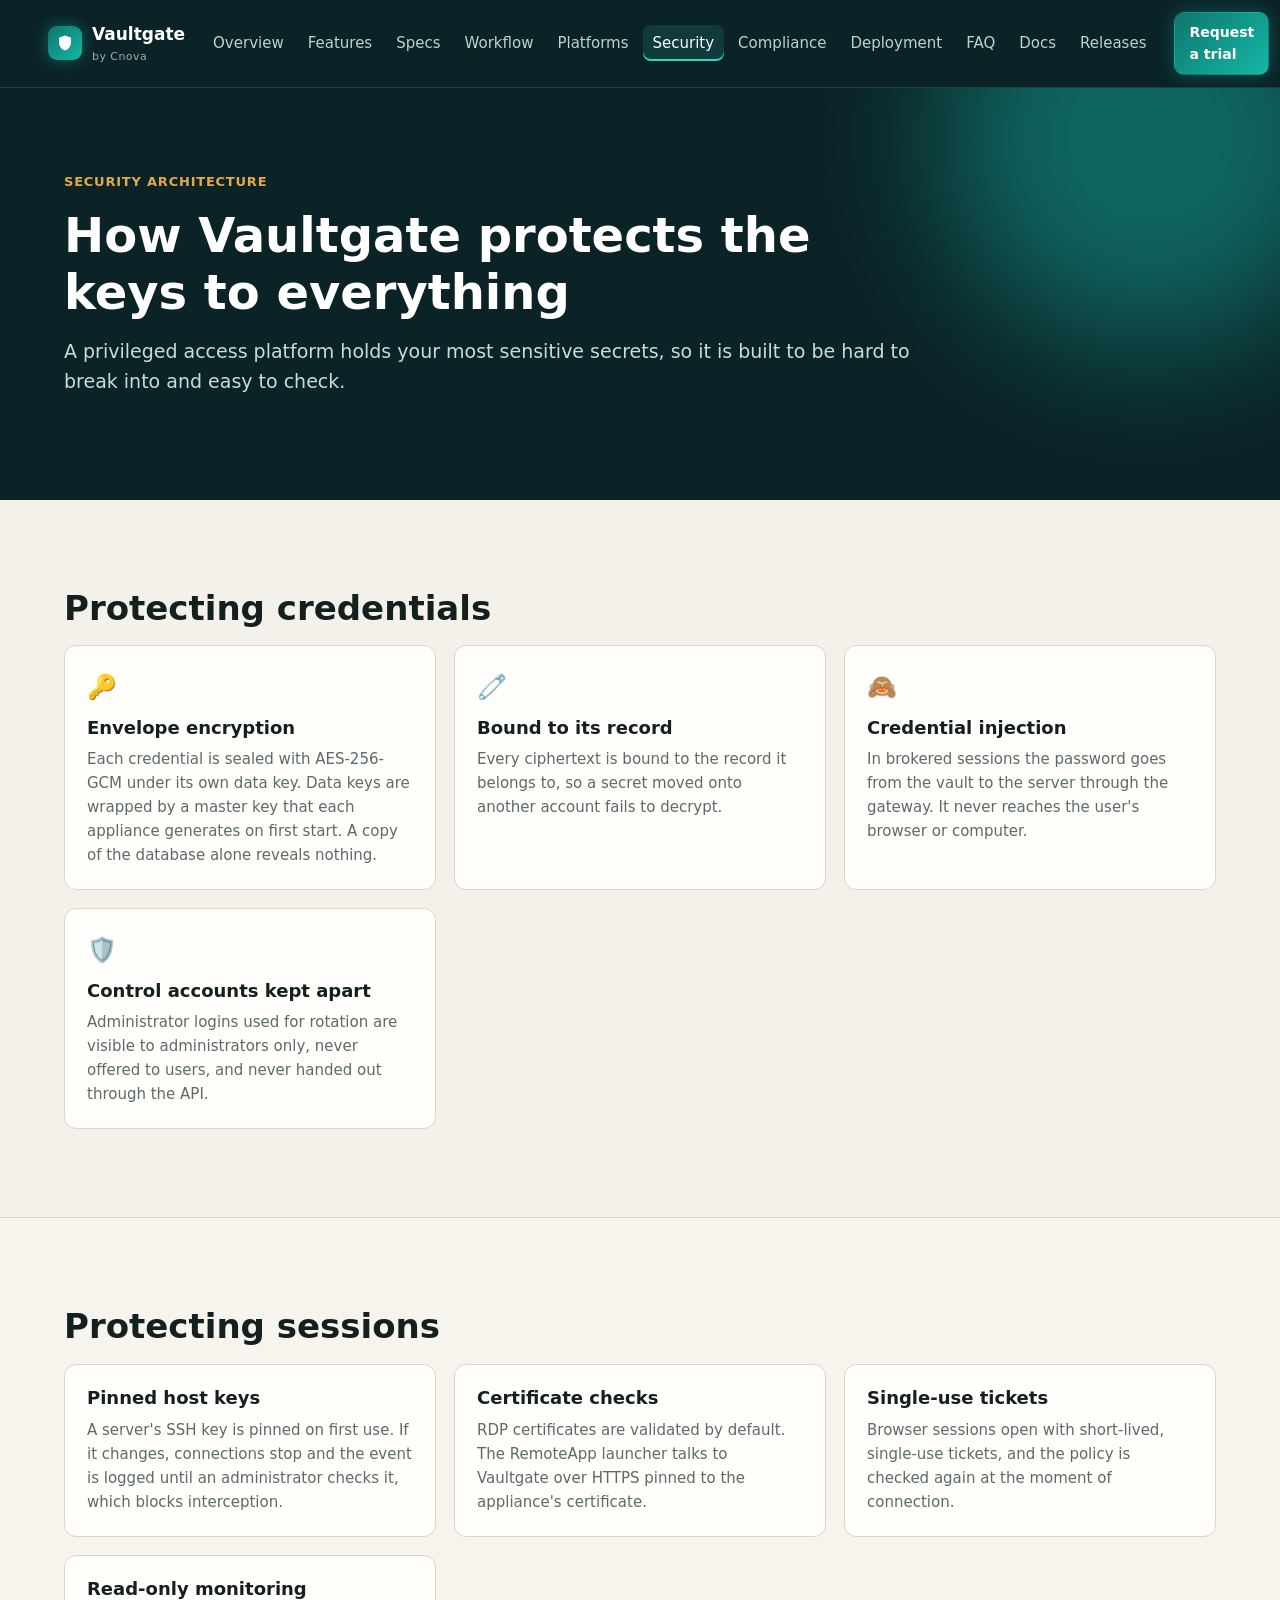
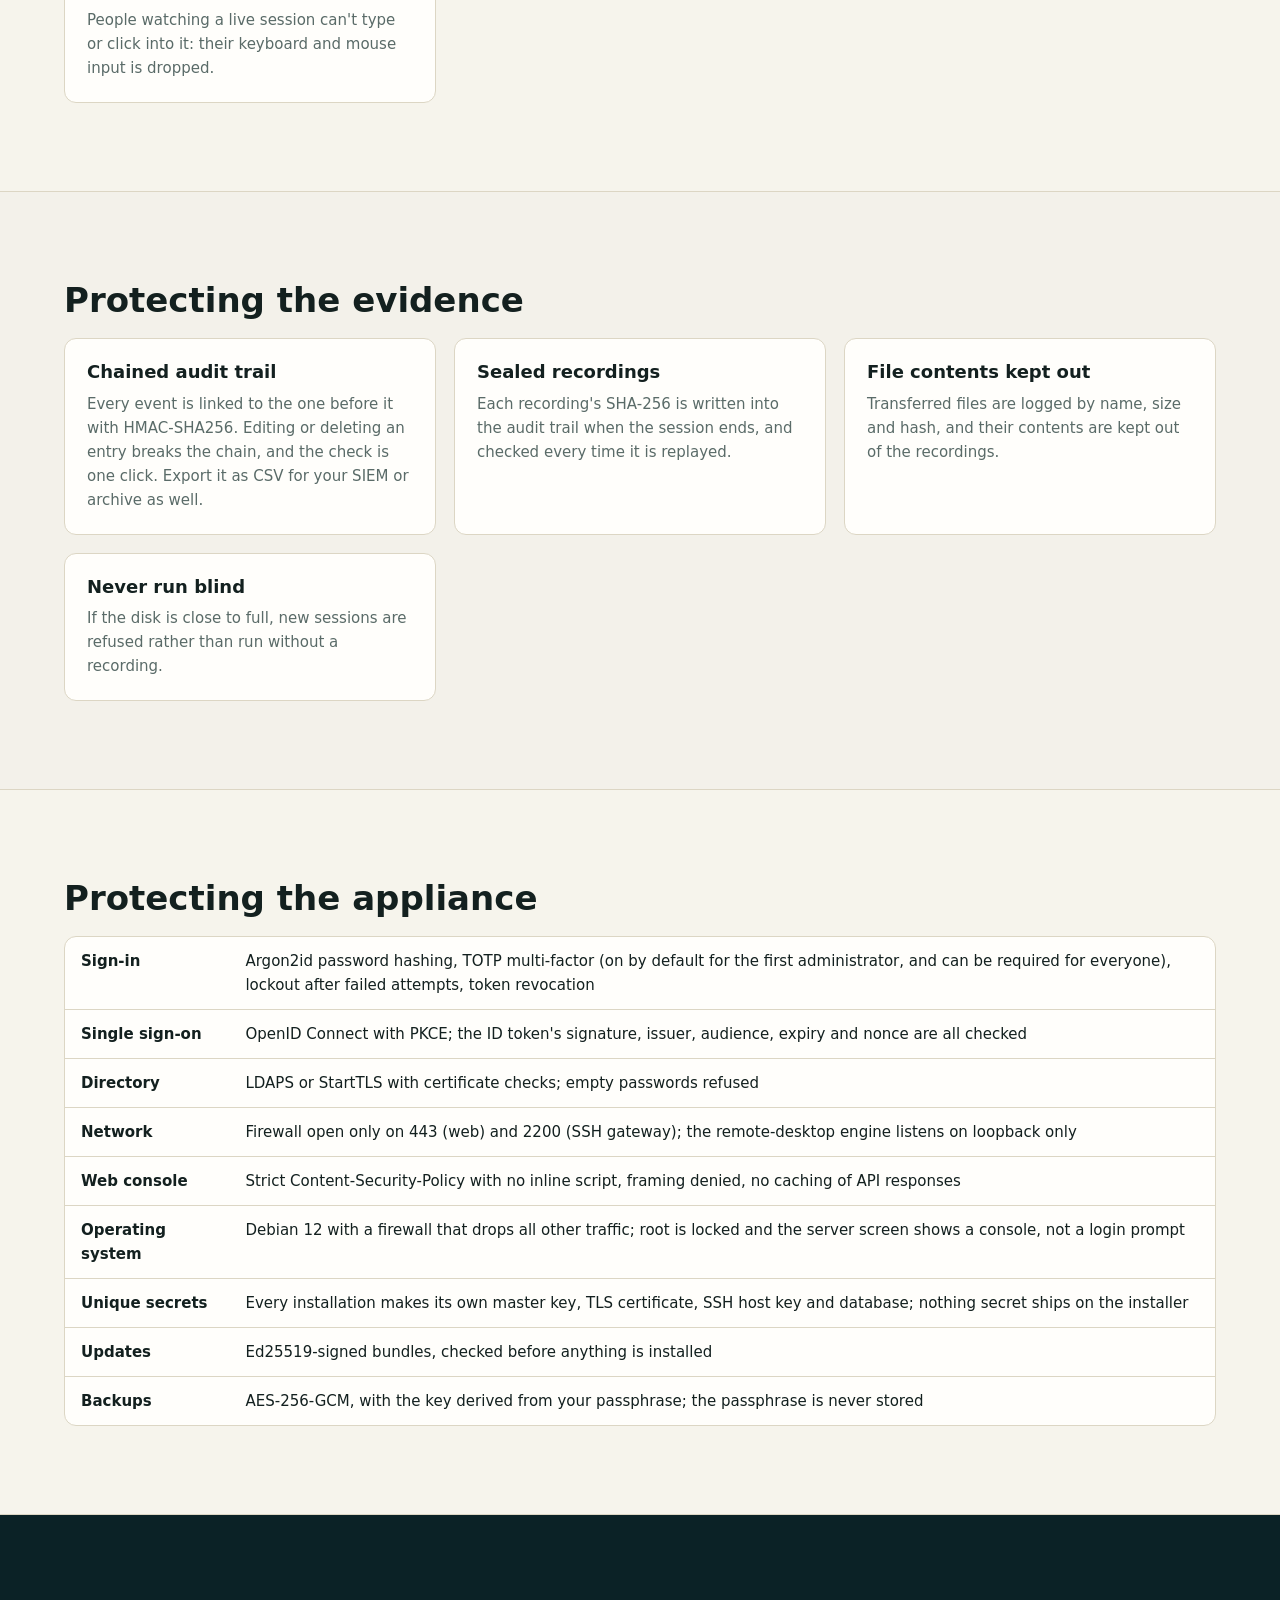
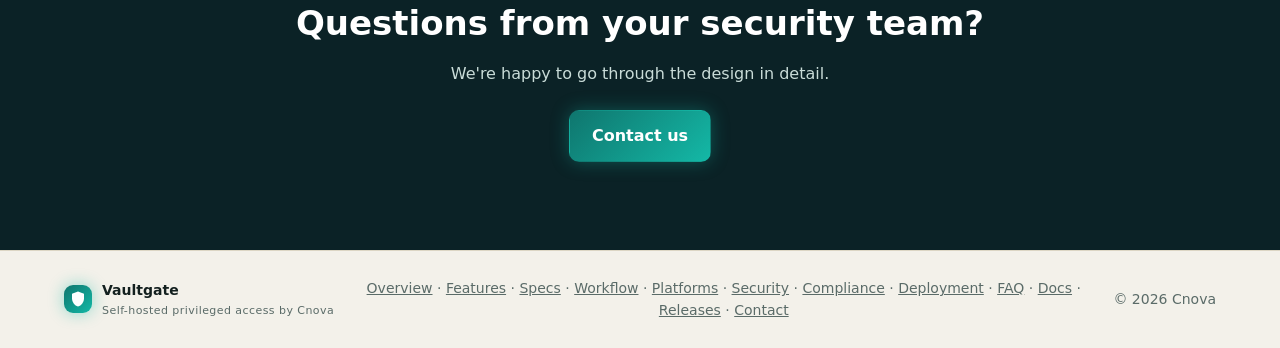
<file: security.html>
<!doctype html>
<html lang="en">
<head>
<meta charset="utf-8">
<meta name="viewport" content="width=device-width, initial-scale=1">
<title>Security architecture · Vaultgate</title>
<meta name="description" content="How Vaultgate protects credentials, sessions, recordings and the audit trail.">
<meta property="og:title" content="Security architecture · Vaultgate">
<meta property="og:description" content="How Vaultgate protects credentials, sessions, recordings and the audit trail.">
<meta property="og:url" content="https://cnova.in/security.html">
<meta property="og:type" content="website">
<link rel="canonical" href="https://cnova.in/security.html">
<link rel="icon" href="data:image/svg+xml,%3Csvg xmlns='http://www.w3.org/2000/svg' viewBox='0 0 32 32'%3E%3Crect width='32' height='32' rx='7' fill='%230f766e'/%3E%3Cpath d='M16 6l8 3v6c0 5-3.4 9.3-8 11-4.6-1.7-8-6-8-11V9z' fill='white'/%3E%3C/svg%3E">
<link rel="stylesheet" href="style.css?v=53ab4f30e5">
</head>
<body>
<header class="top">
  <a class="brand" href="./" aria-label="Vaultgate home"><span class="logo"><svg width="18" height="18" viewBox="0 0 24 24" fill="#fff" aria-hidden="true"><path d="M12 2l8 3v6c0 5.2-3.4 9.9-8 11-4.6-1.1-8-5.8-8-11V5z"/></svg></span><span class="brand-text">Vaultgate<small>by Cnova</small></span></a>
  <button class="menu-btn" type="button" aria-label="Menu" aria-expanded="false" aria-controls="nav"><span></span><span></span><span></span></button>
  <nav class="links" id="nav" aria-label="Pages"><a href="./">Overview</a><a href="features.html">Features</a><a href="specs.html">Specs</a><a href="workflow.html">Workflow</a><a href="platforms.html">Platforms</a><a href="security.html" aria-current="page">Security</a><a href="compliance.html">Compliance</a><a href="deployment.html">Deployment</a><a href="faq.html">FAQ</a><a href="docs.html">Docs</a><a href="releases.html">Releases</a><a class="nav-cta" href="contact.html">Request a trial</a></nav>
  <a class="btn primary small cta-top" href="contact.html">Request a trial</a>
</header>
<main>
<section class="head">
  <div class="orb orb-a" aria-hidden="true"></div>
  <p class="eyebrow">Security architecture</p>
  <h1>How Vaultgate protects the keys to everything</h1>
  <p class="lead">A privileged access platform holds your most sensitive secrets, so it is built to be hard to break into and easy to check.</p>
</section>

<section class="band">
  <div class="wrap">
    <h2>Protecting credentials</h2>
    <div class="grid two">
      <div class="card"><div class="ico">🔑</div><h3>Envelope encryption</h3><p>Each credential is sealed with AES-256-GCM under its own data key. Data keys are wrapped by a master key that each appliance generates on first start. A copy of the database alone reveals nothing.</p></div>
      <div class="card"><div class="ico">🧷</div><h3>Bound to its record</h3><p>Every ciphertext is bound to the record it belongs to, so a secret moved onto another account fails to decrypt.</p></div>
      <div class="card"><div class="ico">🙈</div><h3>Credential injection</h3><p>In brokered sessions the password goes from the vault to the server through the gateway. It never reaches the user's browser or computer.</p></div>
      <div class="card"><div class="ico">🛡️</div><h3>Control accounts kept apart</h3><p>Administrator logins used for rotation are visible to administrators only, never offered to users, and never handed out through the API.</p></div>
    </div>
  </div>
</section>

<section class="band alt">
  <div class="wrap">
    <h2>Protecting sessions</h2>
    <div class="grid two">
      <div class="card"><h3>Pinned host keys</h3><p>A server's SSH key is pinned on first use. If it changes, connections stop and the event is logged until an administrator checks it, which blocks interception.</p></div>
      <div class="card"><h3>Certificate checks</h3><p>RDP certificates are validated by default. The RemoteApp launcher talks to Vaultgate over HTTPS pinned to the appliance's certificate.</p></div>
      <div class="card"><h3>Single-use tickets</h3><p>Browser sessions open with short-lived, single-use tickets, and the policy is checked again at the moment of connection.</p></div>
      <div class="card"><h3>Read-only monitoring</h3><p>People watching a live session can't type or click into it: their keyboard and mouse input is dropped.</p></div>
    </div>
  </div>
</section>

<section class="band">
  <div class="wrap">
    <h2>Protecting the evidence</h2>
    <div class="grid two">
      <div class="card"><h3>Chained audit trail</h3><p>Every event is linked to the one before it with HMAC-SHA256. Editing or deleting an entry breaks the chain, and the check is one click. Export it as CSV for your SIEM or archive as well.</p></div>
      <div class="card"><h3>Sealed recordings</h3><p>Each recording's SHA-256 is written into the audit trail when the session ends, and checked every time it is replayed.</p></div>
      <div class="card"><h3>File contents kept out</h3><p>Transferred files are logged by name, size and hash, and their contents are kept out of the recordings.</p></div>
      <div class="card"><h3>Never run blind</h3><p>If the disk is close to full, new sessions are refused rather than run without a recording.</p></div>
    </div>
  </div>
</section>

<section class="band alt">
  <div class="wrap">
    <h2>Protecting the appliance</h2>
    <div class="table-wrap">
      <table>
        <tbody>
          <tr><td><b>Sign-in</b></td><td>Argon2id password hashing, TOTP multi-factor (on by default for the first administrator, and can be required for everyone), lockout after failed attempts, token revocation</td></tr>
          <tr><td><b>Single sign-on</b></td><td>OpenID Connect with PKCE; the ID token's signature, issuer, audience, expiry and nonce are all checked</td></tr>
          <tr><td><b>Directory</b></td><td>LDAPS or StartTLS with certificate checks; empty passwords refused</td></tr>
          <tr><td><b>Network</b></td><td>Firewall open only on 443 (web) and 2200 (SSH gateway); the remote-desktop engine listens on loopback only</td></tr>
          <tr><td><b>Web console</b></td><td>Strict Content-Security-Policy with no inline script, framing denied, no caching of API responses</td></tr>
          <tr><td><b>Operating system</b></td><td>Debian 12 with a firewall that drops all other traffic; root is locked and the server screen shows a console, not a login prompt</td></tr>
          <tr><td><b>Unique secrets</b></td><td>Every installation makes its own master key, TLS certificate, SSH host key and database; nothing secret ships on the installer</td></tr>
          <tr><td><b>Updates</b></td><td>Ed25519-signed bundles, checked before anything is installed</td></tr>
          <tr><td><b>Backups</b></td><td>AES-256-GCM, with the key derived from your passphrase; the passphrase is never stored</td></tr>
        </tbody>
      </table>
    </div>
  </div>
</section>

<section class="closing">
  <h2>Questions from your security team?</h2>
  <p>We're happy to go through the design in detail.</p>
  <a class="btn primary" href="contact.html">Contact us</a>
</section>
</main>
<footer class="foot">
  <div class="foot-brand"><span class="logo"><svg width="18" height="18" viewBox="0 0 24 24" fill="#fff" aria-hidden="true"><path d="M12 2l8 3v6c0 5.2-3.4 9.9-8 11-4.6-1.1-8-5.8-8-11V5z"/></svg></span><span>Vaultgate<small>Self-hosted privileged access by Cnova</small></span></div>
  <nav aria-label="Footer"><a href="./">Overview</a> · <a href="features.html">Features</a> · <a href="specs.html">Specs</a> · <a href="workflow.html">Workflow</a> · <a href="platforms.html">Platforms</a> · <a href="security.html">Security</a> · <a href="compliance.html">Compliance</a> · <a href="deployment.html">Deployment</a> · <a href="faq.html">FAQ</a> · <a href="docs.html">Docs</a> · <a href="releases.html">Releases</a> · <a href="contact.html">Contact</a></nav>
  <span class="copy">© 2026 Cnova</span>
</footer>
<script src="site.js?v=9830f1c2a0" defer></script>
</body>
</html>
</file>
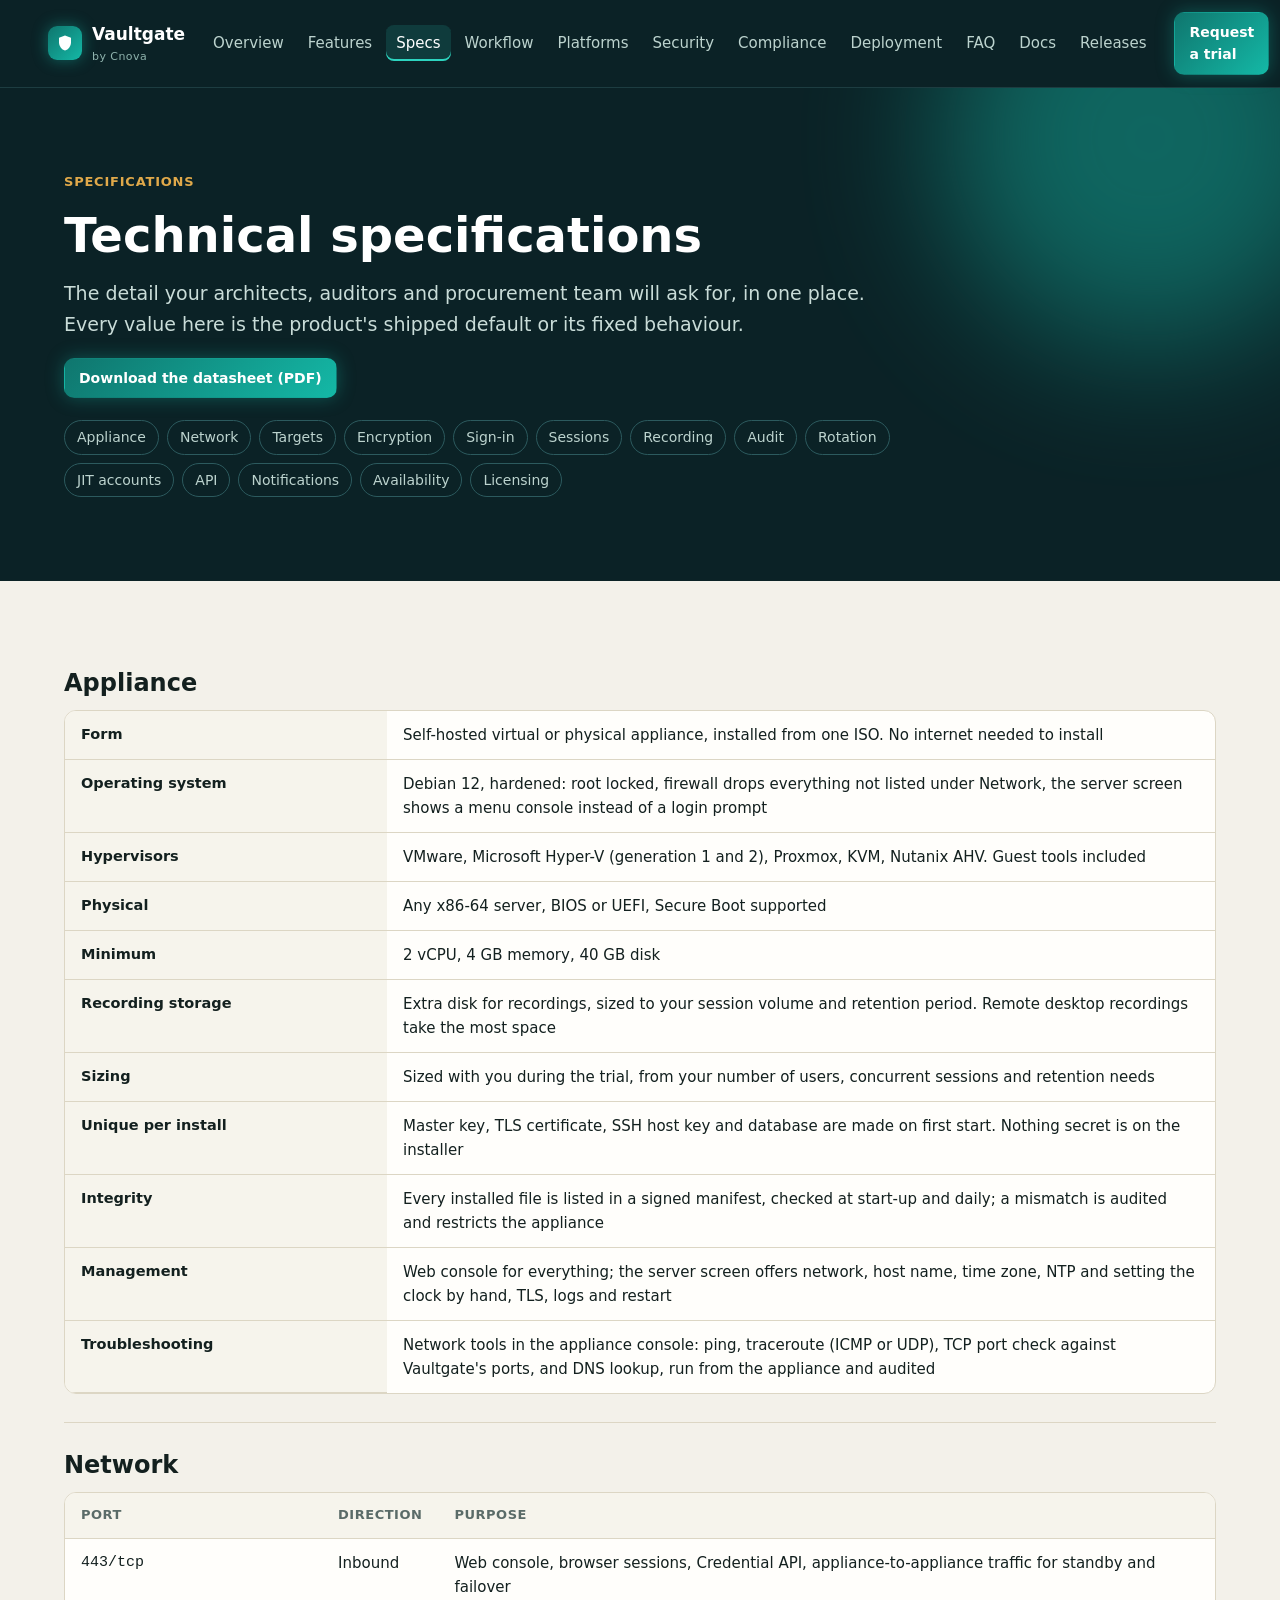
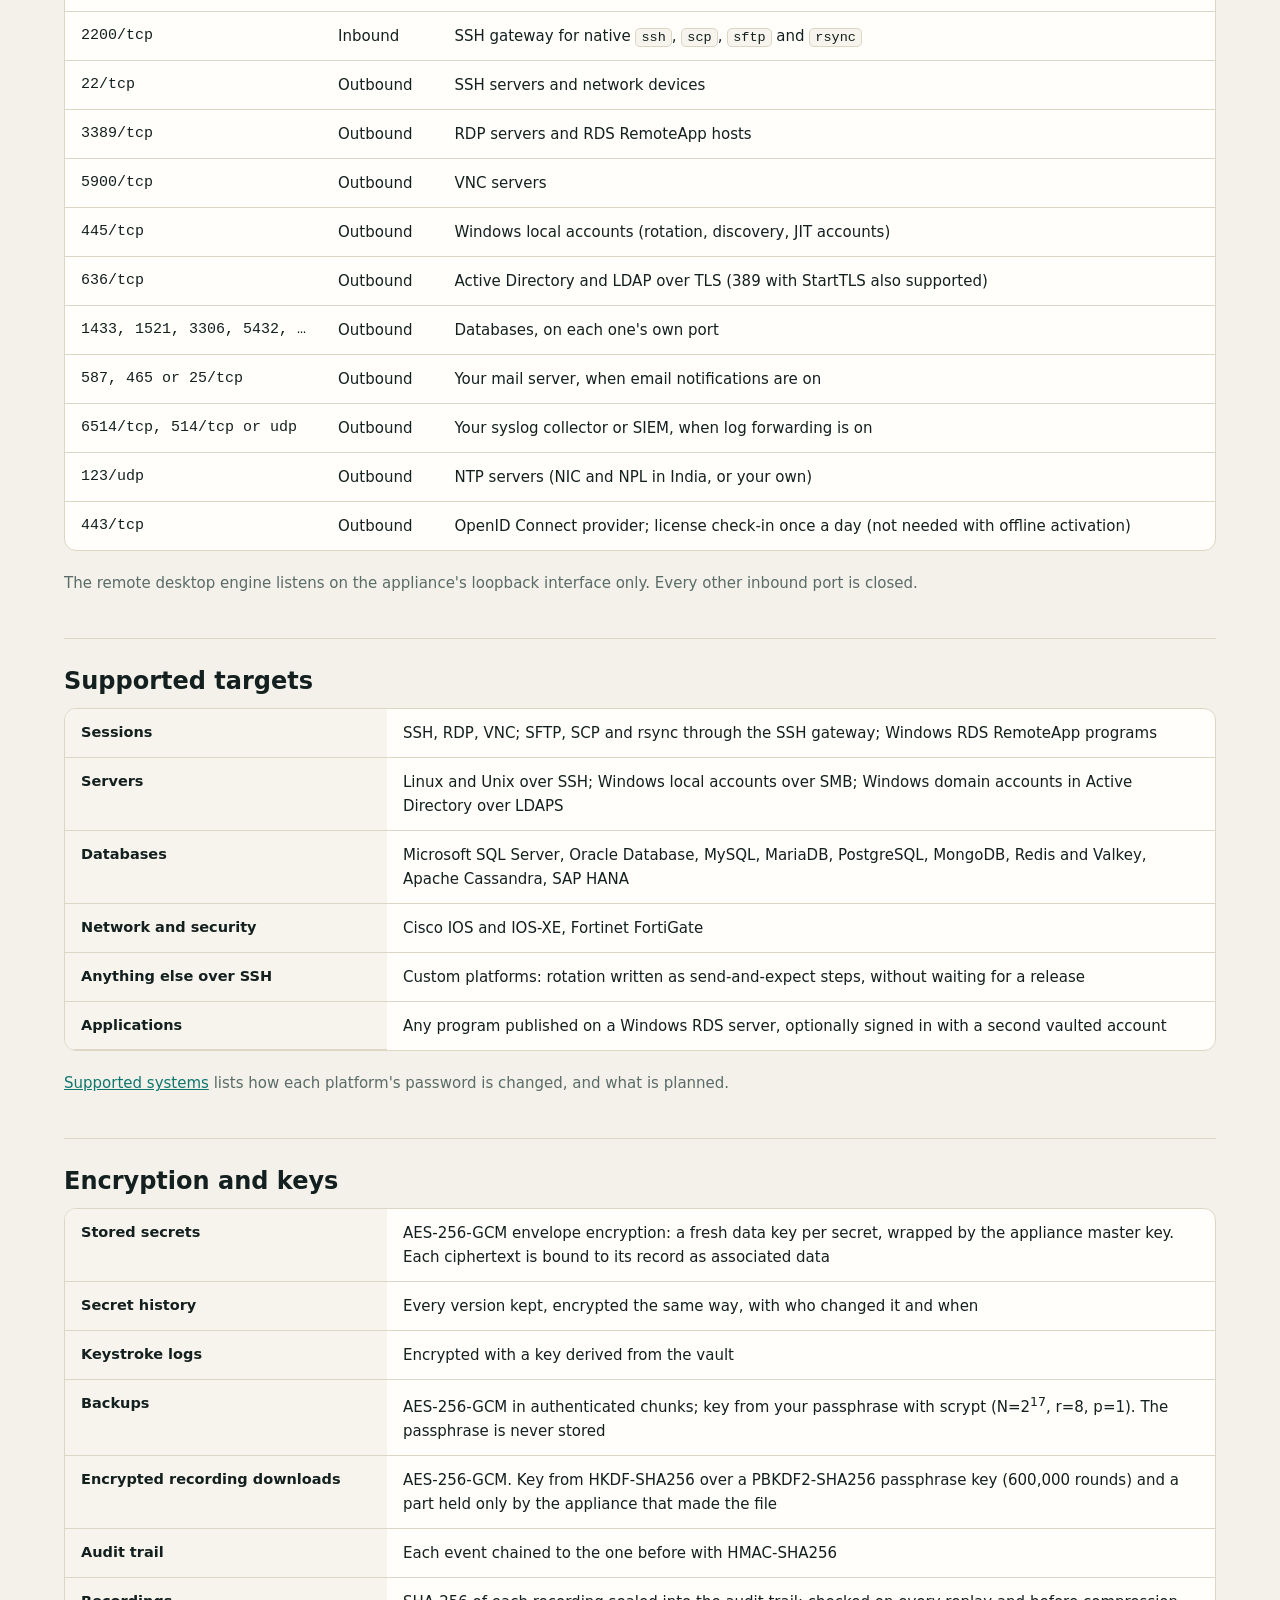
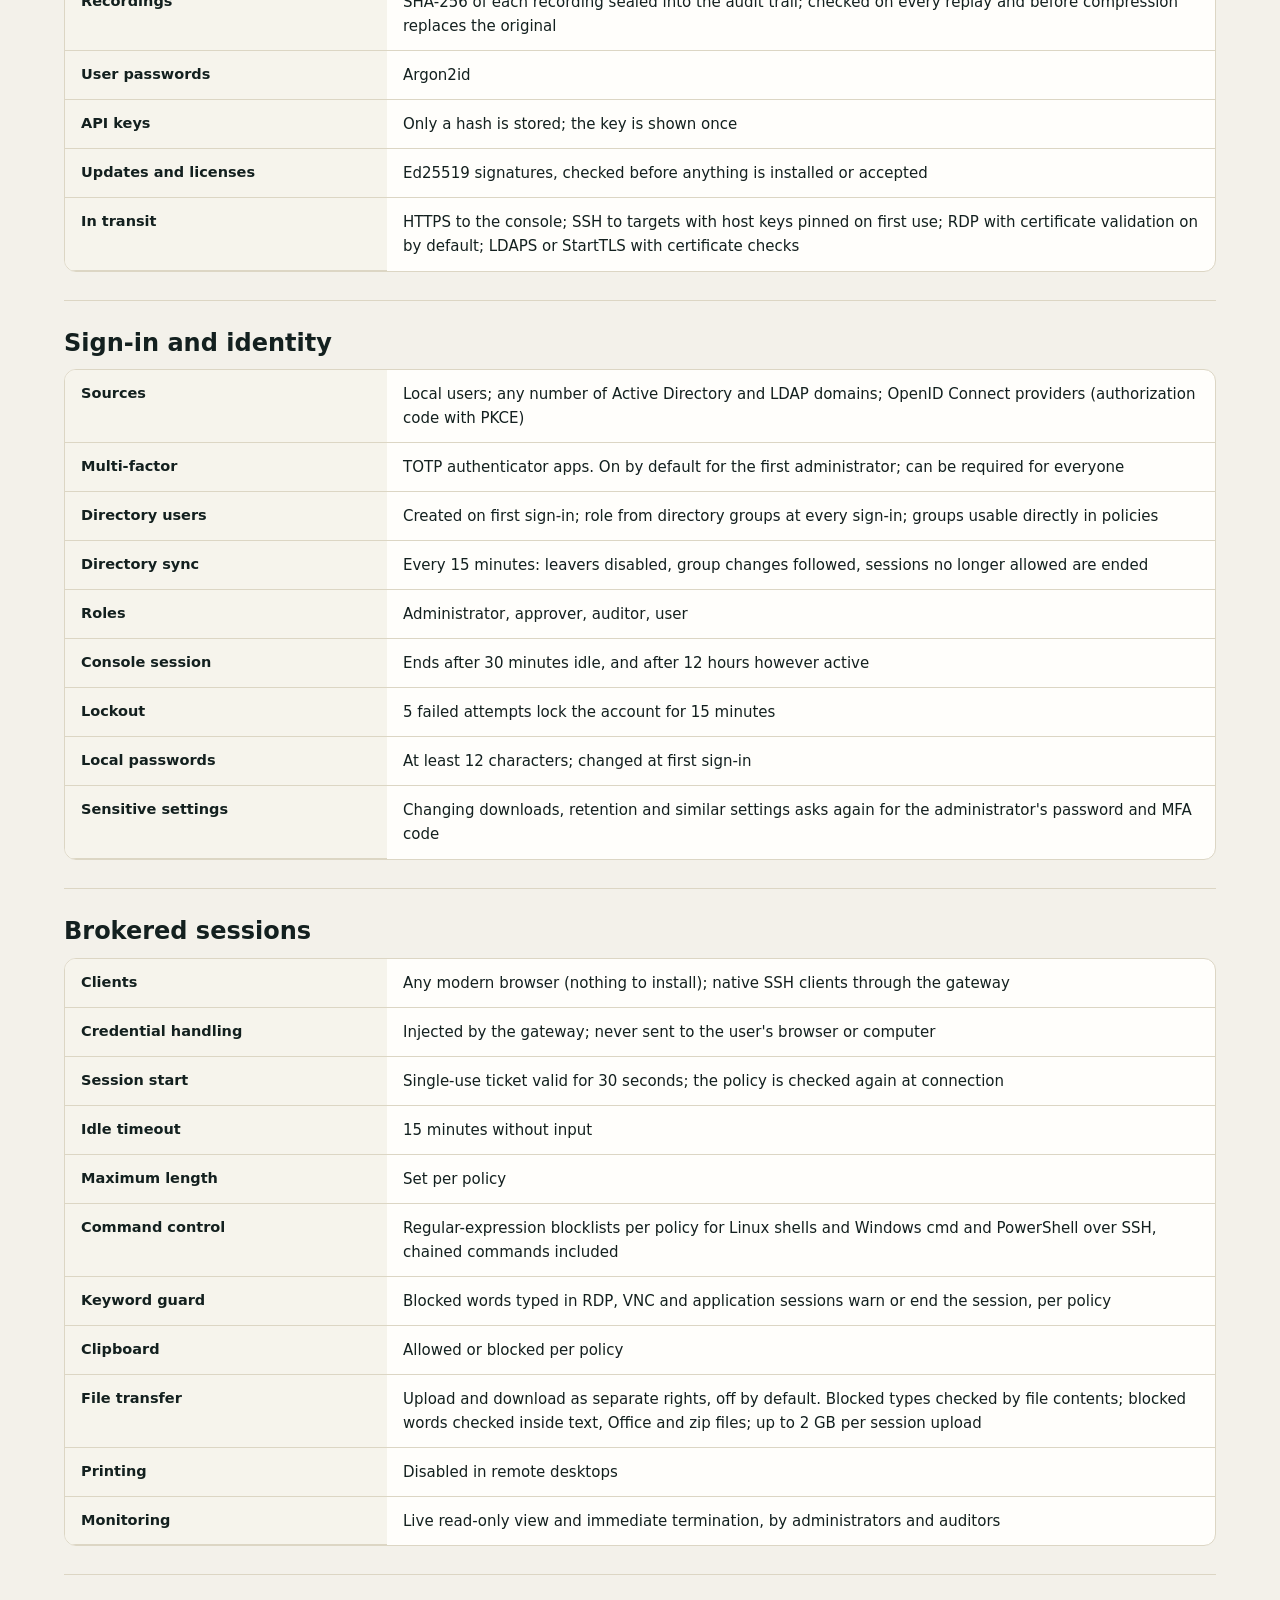
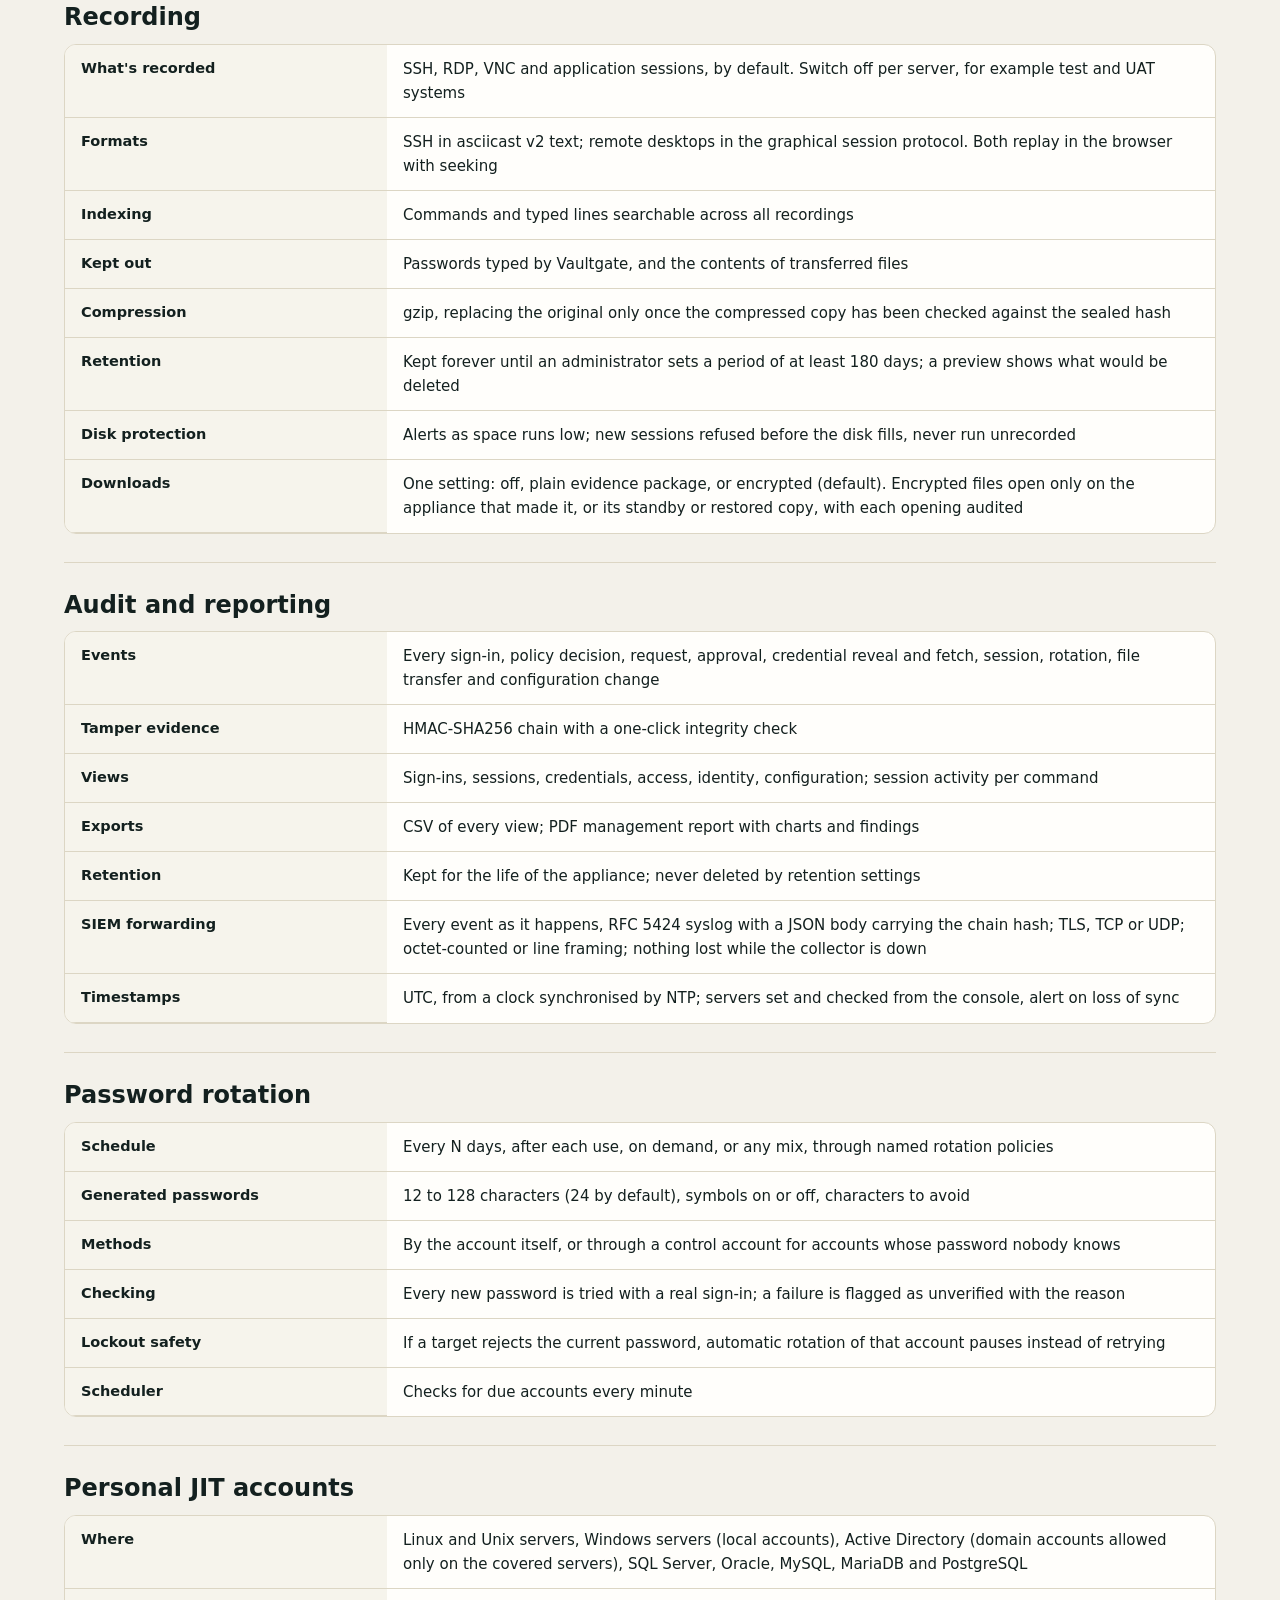
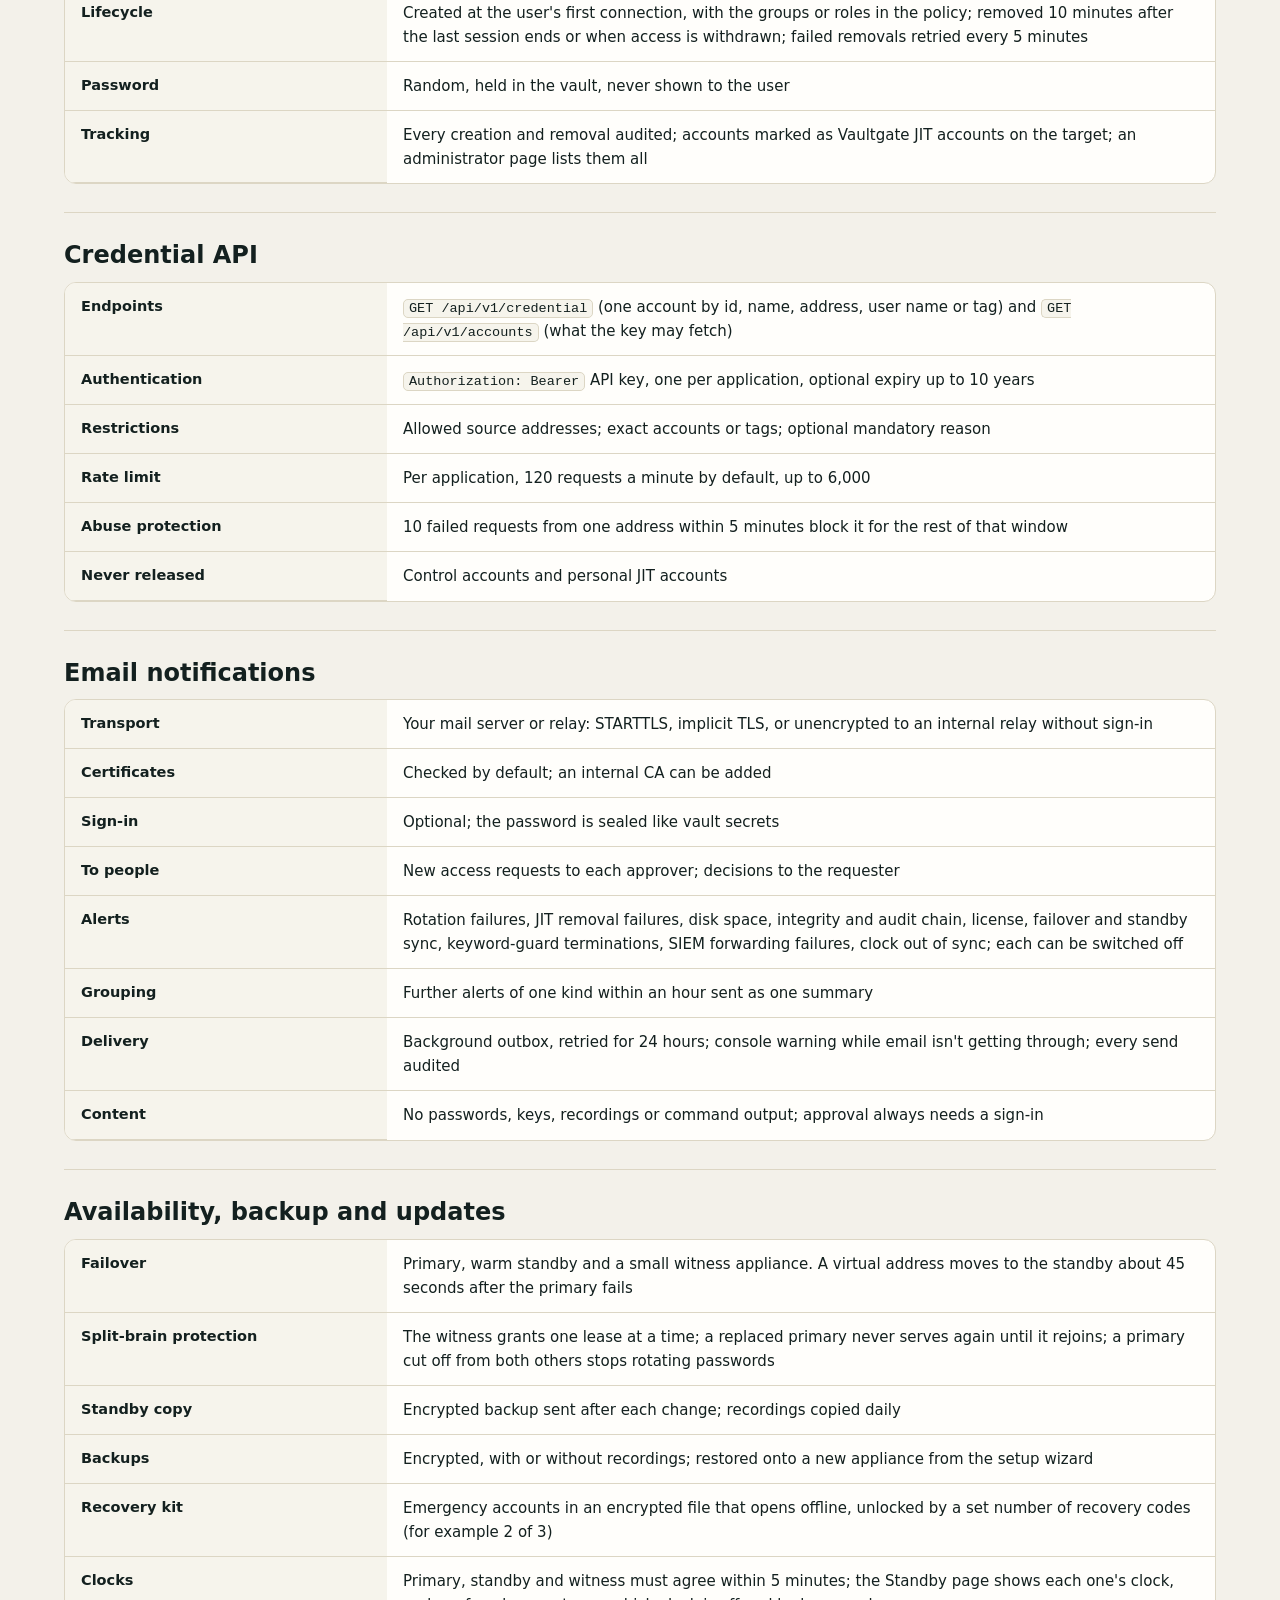
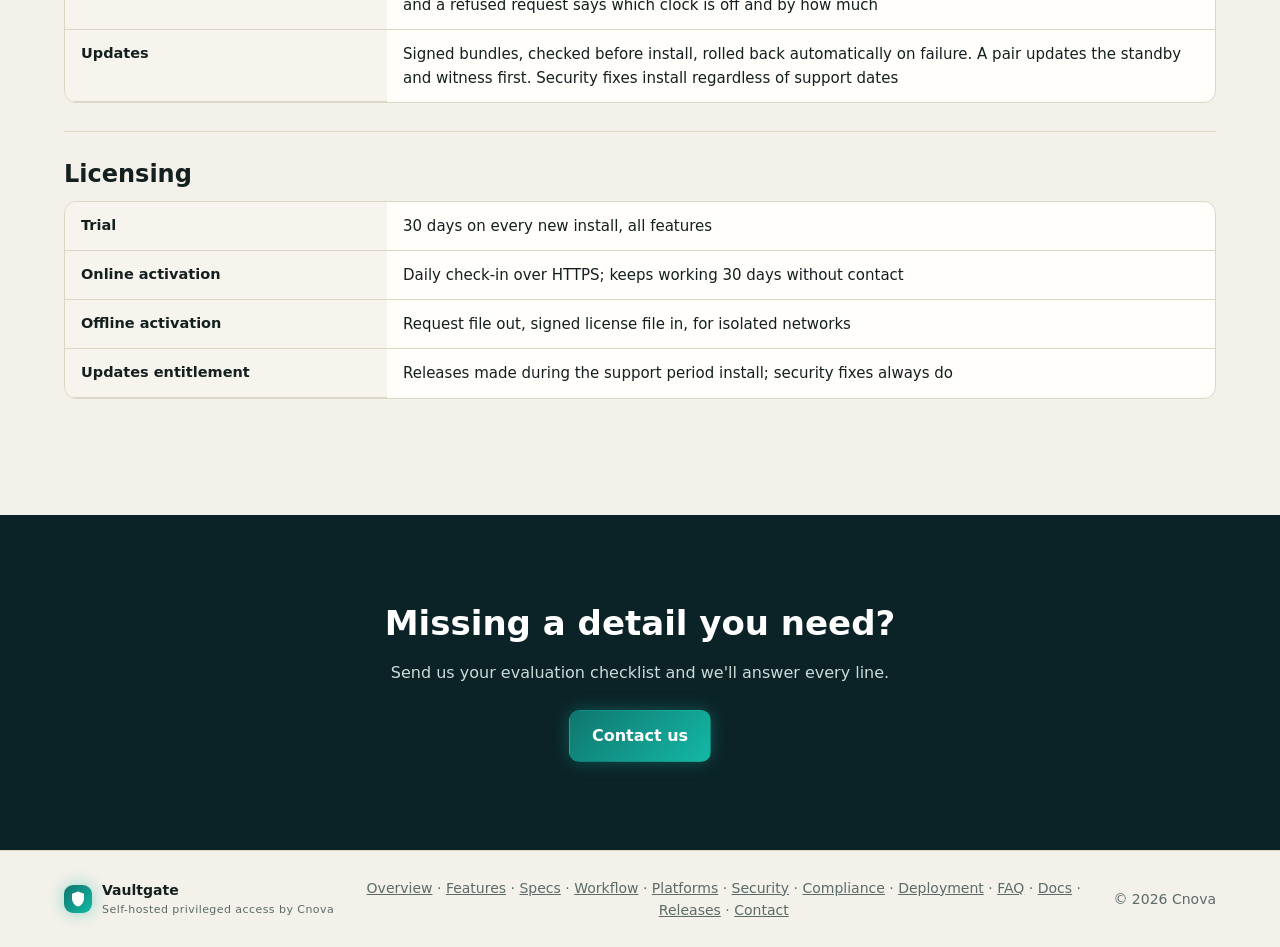
<file: specs.html>
<!doctype html>
<html lang="en">
<head>
<meta charset="utf-8">
<meta name="viewport" content="width=device-width, initial-scale=1">
<title>Technical specifications · Vaultgate</title>
<meta name="description" content="Vaultgate&#x27;s technical specifications: appliance, network ports, supported targets, encryption, sign-in, sessions, recording, audit, rotation, JIT accounts, the Credential API, availability and licensing.">
<meta property="og:title" content="Technical specifications · Vaultgate">
<meta property="og:description" content="Vaultgate&#x27;s technical specifications: appliance, network ports, supported targets, encryption, sign-in, sessions, recording, audit, rotation, JIT accounts, the Credential API, availability and licensing.">
<meta property="og:url" content="https://cnova.in/specs.html">
<meta property="og:type" content="website">
<link rel="canonical" href="https://cnova.in/specs.html">
<link rel="icon" href="data:image/svg+xml,%3Csvg xmlns='http://www.w3.org/2000/svg' viewBox='0 0 32 32'%3E%3Crect width='32' height='32' rx='7' fill='%230f766e'/%3E%3Cpath d='M16 6l8 3v6c0 5-3.4 9.3-8 11-4.6-1.7-8-6-8-11V9z' fill='white'/%3E%3C/svg%3E">
<link rel="stylesheet" href="style.css?v=53ab4f30e5">
</head>
<body>
<header class="top">
  <a class="brand" href="./" aria-label="Vaultgate home"><span class="logo"><svg width="18" height="18" viewBox="0 0 24 24" fill="#fff" aria-hidden="true"><path d="M12 2l8 3v6c0 5.2-3.4 9.9-8 11-4.6-1.1-8-5.8-8-11V5z"/></svg></span><span class="brand-text">Vaultgate<small>by Cnova</small></span></a>
  <button class="menu-btn" type="button" aria-label="Menu" aria-expanded="false" aria-controls="nav"><span></span><span></span><span></span></button>
  <nav class="links" id="nav" aria-label="Pages"><a href="./">Overview</a><a href="features.html">Features</a><a href="specs.html" aria-current="page">Specs</a><a href="workflow.html">Workflow</a><a href="platforms.html">Platforms</a><a href="security.html">Security</a><a href="compliance.html">Compliance</a><a href="deployment.html">Deployment</a><a href="faq.html">FAQ</a><a href="docs.html">Docs</a><a href="releases.html">Releases</a><a class="nav-cta" href="contact.html">Request a trial</a></nav>
  <a class="btn primary small cta-top" href="contact.html">Request a trial</a>
</header>
<main>
<section class="head">
  <div class="orb orb-a" aria-hidden="true"></div>
  <p class="eyebrow">Specifications</p>
  <h1>Technical specifications</h1>
  <p class="lead">The detail your architects, auditors and procurement team will ask for, in one place. Every value here is the product's shipped default or its fixed behaviour.</p>
  <p class="spec-actions"><a class="btn primary small" href="vaultgate-datasheet.pdf" download>Download the datasheet (PDF)</a></p>
  <nav class="toc" aria-label="Specification areas">
    <a href="#appliance">Appliance</a><a href="#network">Network</a><a href="#targets">Targets</a><a href="#crypto">Encryption</a>
    <a href="#auth">Sign-in</a><a href="#sessions">Sessions</a><a href="#recording">Recording</a><a href="#audit">Audit</a>
    <a href="#rotation">Rotation</a><a href="#jit">JIT accounts</a><a href="#api">API</a><a href="#notify">Notifications</a><a href="#ha">Availability</a><a href="#licensing">Licensing</a>
  </nav>
</section>

<section class="band">
  <div class="wrap specs">

    <div class="spec-block" id="appliance">
      <h2>Appliance</h2>
      <div class="table-wrap"><table><tbody>
        <tr><th>Form</th><td>Self-hosted virtual or physical appliance, installed from one ISO. No internet needed to install</td></tr>
        <tr><th>Operating system</th><td>Debian 12, hardened: root locked, firewall drops everything not listed under Network, the server screen shows a menu console instead of a login prompt</td></tr>
        <tr><th>Hypervisors</th><td>VMware, Microsoft Hyper-V (generation 1 and 2), Proxmox, KVM, Nutanix AHV. Guest tools included</td></tr>
        <tr><th>Physical</th><td>Any x86-64 server, BIOS or UEFI, Secure Boot supported</td></tr>
        <tr><th>Minimum</th><td>2 vCPU, 4 GB memory, 40 GB disk</td></tr>
        <tr><th>Recording storage</th><td>Extra disk for recordings, sized to your session volume and retention period. Remote desktop recordings take the most space</td></tr>
        <tr><th>Sizing</th><td>Sized with you during the trial, from your number of users, concurrent sessions and retention needs</td></tr>
        <tr><th>Unique per install</th><td>Master key, TLS certificate, SSH host key and database are made on first start. Nothing secret is on the installer</td></tr>
        <tr><th>Integrity</th><td>Every installed file is listed in a signed manifest, checked at start-up and daily; a mismatch is audited and restricts the appliance</td></tr>
        <tr><th>Management</th><td>Web console for everything; the server screen offers network, host name, time zone, NTP and setting the clock by hand, TLS, logs and restart</td></tr>
        <tr><th>Troubleshooting</th><td>Network tools in the appliance console: ping, traceroute (ICMP or UDP), TCP port check against Vaultgate's ports, and DNS lookup, run from the appliance and audited</td></tr>
      </tbody></table></div>
    </div>

    <div class="spec-block" id="network">
      <h2>Network</h2>
      <div class="table-wrap"><table>
        <thead><tr><th>Port</th><th>Direction</th><th>Purpose</th></tr></thead>
        <tbody>
          <tr><td class="mono">443/tcp</td><td>Inbound</td><td>Web console, browser sessions, Credential API, appliance-to-appliance traffic for standby and failover</td></tr>
          <tr><td class="mono">2200/tcp</td><td>Inbound</td><td>SSH gateway for native <code>ssh</code>, <code>scp</code>, <code>sftp</code> and <code>rsync</code></td></tr>
          <tr><td class="mono">22/tcp</td><td>Outbound</td><td>SSH servers and network devices</td></tr>
          <tr><td class="mono">3389/tcp</td><td>Outbound</td><td>RDP servers and RDS RemoteApp hosts</td></tr>
          <tr><td class="mono">5900/tcp</td><td>Outbound</td><td>VNC servers</td></tr>
          <tr><td class="mono">445/tcp</td><td>Outbound</td><td>Windows local accounts (rotation, discovery, JIT accounts)</td></tr>
          <tr><td class="mono">636/tcp</td><td>Outbound</td><td>Active Directory and LDAP over TLS (389 with StartTLS also supported)</td></tr>
          <tr><td class="mono">1433, 1521, 3306, 5432, …</td><td>Outbound</td><td>Databases, on each one's own port</td></tr>
          <tr><td class="mono">587, 465 or 25/tcp</td><td>Outbound</td><td>Your mail server, when email notifications are on</td></tr>
          <tr><td class="mono">6514/tcp, 514/tcp or udp</td><td>Outbound</td><td>Your syslog collector or SIEM, when log forwarding is on</td></tr>
          <tr><td class="mono">123/udp</td><td>Outbound</td><td>NTP servers (NIC and NPL in India, or your own)</td></tr>
          <tr><td class="mono">443/tcp</td><td>Outbound</td><td>OpenID Connect provider; license check-in once a day (not needed with offline activation)</td></tr>
        </tbody>
      </table></div>
      <p class="note">The remote desktop engine listens on the appliance's loopback interface only. Every other inbound port is closed.</p>
    </div>

    <div class="spec-block" id="targets">
      <h2>Supported targets</h2>
      <div class="table-wrap"><table><tbody>
        <tr><th>Sessions</th><td>SSH, RDP, VNC; SFTP, SCP and rsync through the SSH gateway; Windows RDS RemoteApp programs</td></tr>
        <tr><th>Servers</th><td>Linux and Unix over SSH; Windows local accounts over SMB; Windows domain accounts in Active Directory over LDAPS</td></tr>
        <tr><th>Databases</th><td>Microsoft SQL Server, Oracle Database, MySQL, MariaDB, PostgreSQL, MongoDB, Redis and Valkey, Apache Cassandra, SAP HANA</td></tr>
        <tr><th>Network and security</th><td>Cisco IOS and IOS-XE, Fortinet FortiGate</td></tr>
        <tr><th>Anything else over SSH</th><td>Custom platforms: rotation written as send-and-expect steps, without waiting for a release</td></tr>
        <tr><th>Applications</th><td>Any program published on a Windows RDS server, optionally signed in with a second vaulted account</td></tr>
      </tbody></table></div>
      <p class="note"><a href="platforms.html">Supported systems</a> lists how each platform's password is changed, and what is planned.</p>
    </div>

    <div class="spec-block" id="crypto">
      <h2>Encryption and keys</h2>
      <div class="table-wrap"><table><tbody>
        <tr><th>Stored secrets</th><td>AES-256-GCM envelope encryption: a fresh data key per secret, wrapped by the appliance master key. Each ciphertext is bound to its record as associated data</td></tr>
        <tr><th>Secret history</th><td>Every version kept, encrypted the same way, with who changed it and when</td></tr>
        <tr><th>Keystroke logs</th><td>Encrypted with a key derived from the vault</td></tr>
        <tr><th>Backups</th><td>AES-256-GCM in authenticated chunks; key from your passphrase with scrypt (N=2<sup>17</sup>, r=8, p=1). The passphrase is never stored</td></tr>
        <tr><th>Encrypted recording downloads</th><td>AES-256-GCM. Key from HKDF-SHA256 over a PBKDF2-SHA256 passphrase key (600,000 rounds) and a part held only by the appliance that made the file</td></tr>
        <tr><th>Audit trail</th><td>Each event chained to the one before with HMAC-SHA256</td></tr>
        <tr><th>Recordings</th><td>SHA-256 of each recording sealed into the audit trail; checked on every replay and before compression replaces the original</td></tr>
        <tr><th>User passwords</th><td>Argon2id</td></tr>
        <tr><th>API keys</th><td>Only a hash is stored; the key is shown once</td></tr>
        <tr><th>Updates and licenses</th><td>Ed25519 signatures, checked before anything is installed or accepted</td></tr>
        <tr><th>In transit</th><td>HTTPS to the console; SSH to targets with host keys pinned on first use; RDP with certificate validation on by default; LDAPS or StartTLS with certificate checks</td></tr>
      </tbody></table></div>
    </div>

    <div class="spec-block" id="auth">
      <h2>Sign-in and identity</h2>
      <div class="table-wrap"><table><tbody>
        <tr><th>Sources</th><td>Local users; any number of Active Directory and LDAP domains; OpenID Connect providers (authorization code with PKCE)</td></tr>
        <tr><th>Multi-factor</th><td>TOTP authenticator apps. On by default for the first administrator; can be required for everyone</td></tr>
        <tr><th>Directory users</th><td>Created on first sign-in; role from directory groups at every sign-in; groups usable directly in policies</td></tr>
        <tr><th>Directory sync</th><td>Every 15 minutes: leavers disabled, group changes followed, sessions no longer allowed are ended</td></tr>
        <tr><th>Roles</th><td>Administrator, approver, auditor, user</td></tr>
        <tr><th>Console session</th><td>Ends after 30 minutes idle, and after 12 hours however active</td></tr>
        <tr><th>Lockout</th><td>5 failed attempts lock the account for 15 minutes</td></tr>
        <tr><th>Local passwords</th><td>At least 12 characters; changed at first sign-in</td></tr>
        <tr><th>Sensitive settings</th><td>Changing downloads, retention and similar settings asks again for the administrator's password and MFA code</td></tr>
      </tbody></table></div>
    </div>

    <div class="spec-block" id="sessions">
      <h2>Brokered sessions</h2>
      <div class="table-wrap"><table><tbody>
        <tr><th>Clients</th><td>Any modern browser (nothing to install); native SSH clients through the gateway</td></tr>
        <tr><th>Credential handling</th><td>Injected by the gateway; never sent to the user's browser or computer</td></tr>
        <tr><th>Session start</th><td>Single-use ticket valid for 30 seconds; the policy is checked again at connection</td></tr>
        <tr><th>Idle timeout</th><td>15 minutes without input</td></tr>
        <tr><th>Maximum length</th><td>Set per policy</td></tr>
        <tr><th>Command control</th><td>Regular-expression blocklists per policy for Linux shells and Windows cmd and PowerShell over SSH, chained commands included</td></tr>
        <tr><th>Keyword guard</th><td>Blocked words typed in RDP, VNC and application sessions warn or end the session, per policy</td></tr>
        <tr><th>Clipboard</th><td>Allowed or blocked per policy</td></tr>
        <tr><th>File transfer</th><td>Upload and download as separate rights, off by default. Blocked types checked by file contents; blocked words checked inside text, Office and zip files; up to 2 GB per session upload</td></tr>
        <tr><th>Printing</th><td>Disabled in remote desktops</td></tr>
        <tr><th>Monitoring</th><td>Live read-only view and immediate termination, by administrators and auditors</td></tr>
      </tbody></table></div>
    </div>

    <div class="spec-block" id="recording">
      <h2>Recording</h2>
      <div class="table-wrap"><table><tbody>
        <tr><th>What's recorded</th><td>SSH, RDP, VNC and application sessions, by default. Switch off per server, for example test and UAT systems</td></tr>
        <tr><th>Formats</th><td>SSH in asciicast v2 text; remote desktops in the graphical session protocol. Both replay in the browser with seeking</td></tr>
        <tr><th>Indexing</th><td>Commands and typed lines searchable across all recordings</td></tr>
        <tr><th>Kept out</th><td>Passwords typed by Vaultgate, and the contents of transferred files</td></tr>
        <tr><th>Compression</th><td>gzip, replacing the original only once the compressed copy has been checked against the sealed hash</td></tr>
        <tr><th>Retention</th><td>Kept forever until an administrator sets a period of at least 180 days; a preview shows what would be deleted</td></tr>
        <tr><th>Disk protection</th><td>Alerts as space runs low; new sessions refused before the disk fills, never run unrecorded</td></tr>
        <tr><th>Downloads</th><td>One setting: off, plain evidence package, or encrypted (default). Encrypted files open only on the appliance that made it, or its standby or restored copy, with each opening audited</td></tr>
      </tbody></table></div>
    </div>

    <div class="spec-block" id="audit">
      <h2>Audit and reporting</h2>
      <div class="table-wrap"><table><tbody>
        <tr><th>Events</th><td>Every sign-in, policy decision, request, approval, credential reveal and fetch, session, rotation, file transfer and configuration change</td></tr>
        <tr><th>Tamper evidence</th><td>HMAC-SHA256 chain with a one-click integrity check</td></tr>
        <tr><th>Views</th><td>Sign-ins, sessions, credentials, access, identity, configuration; session activity per command</td></tr>
        <tr><th>Exports</th><td>CSV of every view; PDF management report with charts and findings</td></tr>
        <tr><th>Retention</th><td>Kept for the life of the appliance; never deleted by retention settings</td></tr>
        <tr><th>SIEM forwarding</th><td>Every event as it happens, RFC 5424 syslog with a JSON body carrying the chain hash; TLS, TCP or UDP; octet-counted or line framing; nothing lost while the collector is down</td></tr>
        <tr><th>Timestamps</th><td>UTC, from a clock synchronised by NTP; servers set and checked from the console, alert on loss of sync</td></tr>
      </tbody></table></div>
    </div>

    <div class="spec-block" id="rotation">
      <h2>Password rotation</h2>
      <div class="table-wrap"><table><tbody>
        <tr><th>Schedule</th><td>Every N days, after each use, on demand, or any mix, through named rotation policies</td></tr>
        <tr><th>Generated passwords</th><td>12 to 128 characters (24 by default), symbols on or off, characters to avoid</td></tr>
        <tr><th>Methods</th><td>By the account itself, or through a control account for accounts whose password nobody knows</td></tr>
        <tr><th>Checking</th><td>Every new password is tried with a real sign-in; a failure is flagged as unverified with the reason</td></tr>
        <tr><th>Lockout safety</th><td>If a target rejects the current password, automatic rotation of that account pauses instead of retrying</td></tr>
        <tr><th>Scheduler</th><td>Checks for due accounts every minute</td></tr>
      </tbody></table></div>
    </div>

    <div class="spec-block" id="jit">
      <h2>Personal JIT accounts</h2>
      <div class="table-wrap"><table><tbody>
        <tr><th>Where</th><td>Linux and Unix servers, Windows servers (local accounts), Active Directory (domain accounts allowed only on the covered servers), SQL Server, Oracle, MySQL, MariaDB and PostgreSQL</td></tr>
        <tr><th>Lifecycle</th><td>Created at the user's first connection, with the groups or roles in the policy; removed 10 minutes after the last session ends or when access is withdrawn; failed removals retried every 5 minutes</td></tr>
        <tr><th>Password</th><td>Random, held in the vault, never shown to the user</td></tr>
        <tr><th>Tracking</th><td>Every creation and removal audited; accounts marked as Vaultgate JIT accounts on the target; an administrator page lists them all</td></tr>
      </tbody></table></div>
    </div>

    <div class="spec-block" id="api">
      <h2>Credential API</h2>
      <div class="table-wrap"><table><tbody>
        <tr><th>Endpoints</th><td><code>GET /api/v1/credential</code> (one account by id, name, address, user name or tag) and <code>GET /api/v1/accounts</code> (what the key may fetch)</td></tr>
        <tr><th>Authentication</th><td><code>Authorization: Bearer</code> API key, one per application, optional expiry up to 10 years</td></tr>
        <tr><th>Restrictions</th><td>Allowed source addresses; exact accounts or tags; optional mandatory reason</td></tr>
        <tr><th>Rate limit</th><td>Per application, 120 requests a minute by default, up to 6,000</td></tr>
        <tr><th>Abuse protection</th><td>10 failed requests from one address within 5 minutes block it for the rest of that window</td></tr>
        <tr><th>Never released</th><td>Control accounts and personal JIT accounts</td></tr>
      </tbody></table></div>
    </div>

    <div class="spec-block" id="notify">
      <h2>Email notifications</h2>
      <div class="table-wrap"><table><tbody>
        <tr><th>Transport</th><td>Your mail server or relay: STARTTLS, implicit TLS, or unencrypted to an internal relay without sign-in</td></tr>
        <tr><th>Certificates</th><td>Checked by default; an internal CA can be added</td></tr>
        <tr><th>Sign-in</th><td>Optional; the password is sealed like vault secrets</td></tr>
        <tr><th>To people</th><td>New access requests to each approver; decisions to the requester</td></tr>
        <tr><th>Alerts</th><td>Rotation failures, JIT removal failures, disk space, integrity and audit chain, license, failover and standby sync, keyword-guard terminations, SIEM forwarding failures, clock out of sync; each can be switched off</td></tr>
        <tr><th>Grouping</th><td>Further alerts of one kind within an hour sent as one summary</td></tr>
        <tr><th>Delivery</th><td>Background outbox, retried for 24 hours; console warning while email isn't getting through; every send audited</td></tr>
        <tr><th>Content</th><td>No passwords, keys, recordings or command output; approval always needs a sign-in</td></tr>
      </tbody></table></div>
    </div>

    <div class="spec-block" id="ha">
      <h2>Availability, backup and updates</h2>
      <div class="table-wrap"><table><tbody>
        <tr><th>Failover</th><td>Primary, warm standby and a small witness appliance. A virtual address moves to the standby about 45 seconds after the primary fails</td></tr>
        <tr><th>Split-brain protection</th><td>The witness grants one lease at a time; a replaced primary never serves again until it rejoins; a primary cut off from both others stops rotating passwords</td></tr>
        <tr><th>Standby copy</th><td>Encrypted backup sent after each change; recordings copied daily</td></tr>
        <tr><th>Backups</th><td>Encrypted, with or without recordings; restored onto a new appliance from the setup wizard</td></tr>
        <tr><th>Recovery kit</th><td>Emergency accounts in an encrypted file that opens offline, unlocked by a set number of recovery codes (for example 2 of 3)</td></tr>
        <tr><th>Clocks</th><td>Primary, standby and witness must agree within 5 minutes; the Standby page shows each one's clock, and a refused request says which clock is off and by how much</td></tr>
        <tr><th>Updates</th><td>Signed bundles, checked before install, rolled back automatically on failure. A pair updates the standby and witness first. Security fixes install regardless of support dates</td></tr>
      </tbody></table></div>
    </div>

    <div class="spec-block" id="licensing">
      <h2>Licensing</h2>
      <div class="table-wrap"><table><tbody>
        <tr><th>Trial</th><td>30 days on every new install, all features</td></tr>
        <tr><th>Online activation</th><td>Daily check-in over HTTPS; keeps working 30 days without contact</td></tr>
        <tr><th>Offline activation</th><td>Request file out, signed license file in, for isolated networks</td></tr>
        <tr><th>Updates entitlement</th><td>Releases made during the support period install; security fixes always do</td></tr>
      </tbody></table></div>
    </div>

  </div>
</section>

<section class="closing">
  <h2>Missing a detail you need?</h2>
  <p>Send us your evaluation checklist and we'll answer every line.</p>
  <a class="btn primary" href="contact.html">Contact us</a>
</section>
</main>
<footer class="foot">
  <div class="foot-brand"><span class="logo"><svg width="18" height="18" viewBox="0 0 24 24" fill="#fff" aria-hidden="true"><path d="M12 2l8 3v6c0 5.2-3.4 9.9-8 11-4.6-1.1-8-5.8-8-11V5z"/></svg></span><span>Vaultgate<small>Self-hosted privileged access by Cnova</small></span></div>
  <nav aria-label="Footer"><a href="./">Overview</a> · <a href="features.html">Features</a> · <a href="specs.html">Specs</a> · <a href="workflow.html">Workflow</a> · <a href="platforms.html">Platforms</a> · <a href="security.html">Security</a> · <a href="compliance.html">Compliance</a> · <a href="deployment.html">Deployment</a> · <a href="faq.html">FAQ</a> · <a href="docs.html">Docs</a> · <a href="releases.html">Releases</a> · <a href="contact.html">Contact</a></nav>
  <span class="copy">© 2026 Cnova</span>
</footer>
<script src="site.js?v=9830f1c2a0" defer></script>
</body>
</html>
</file>
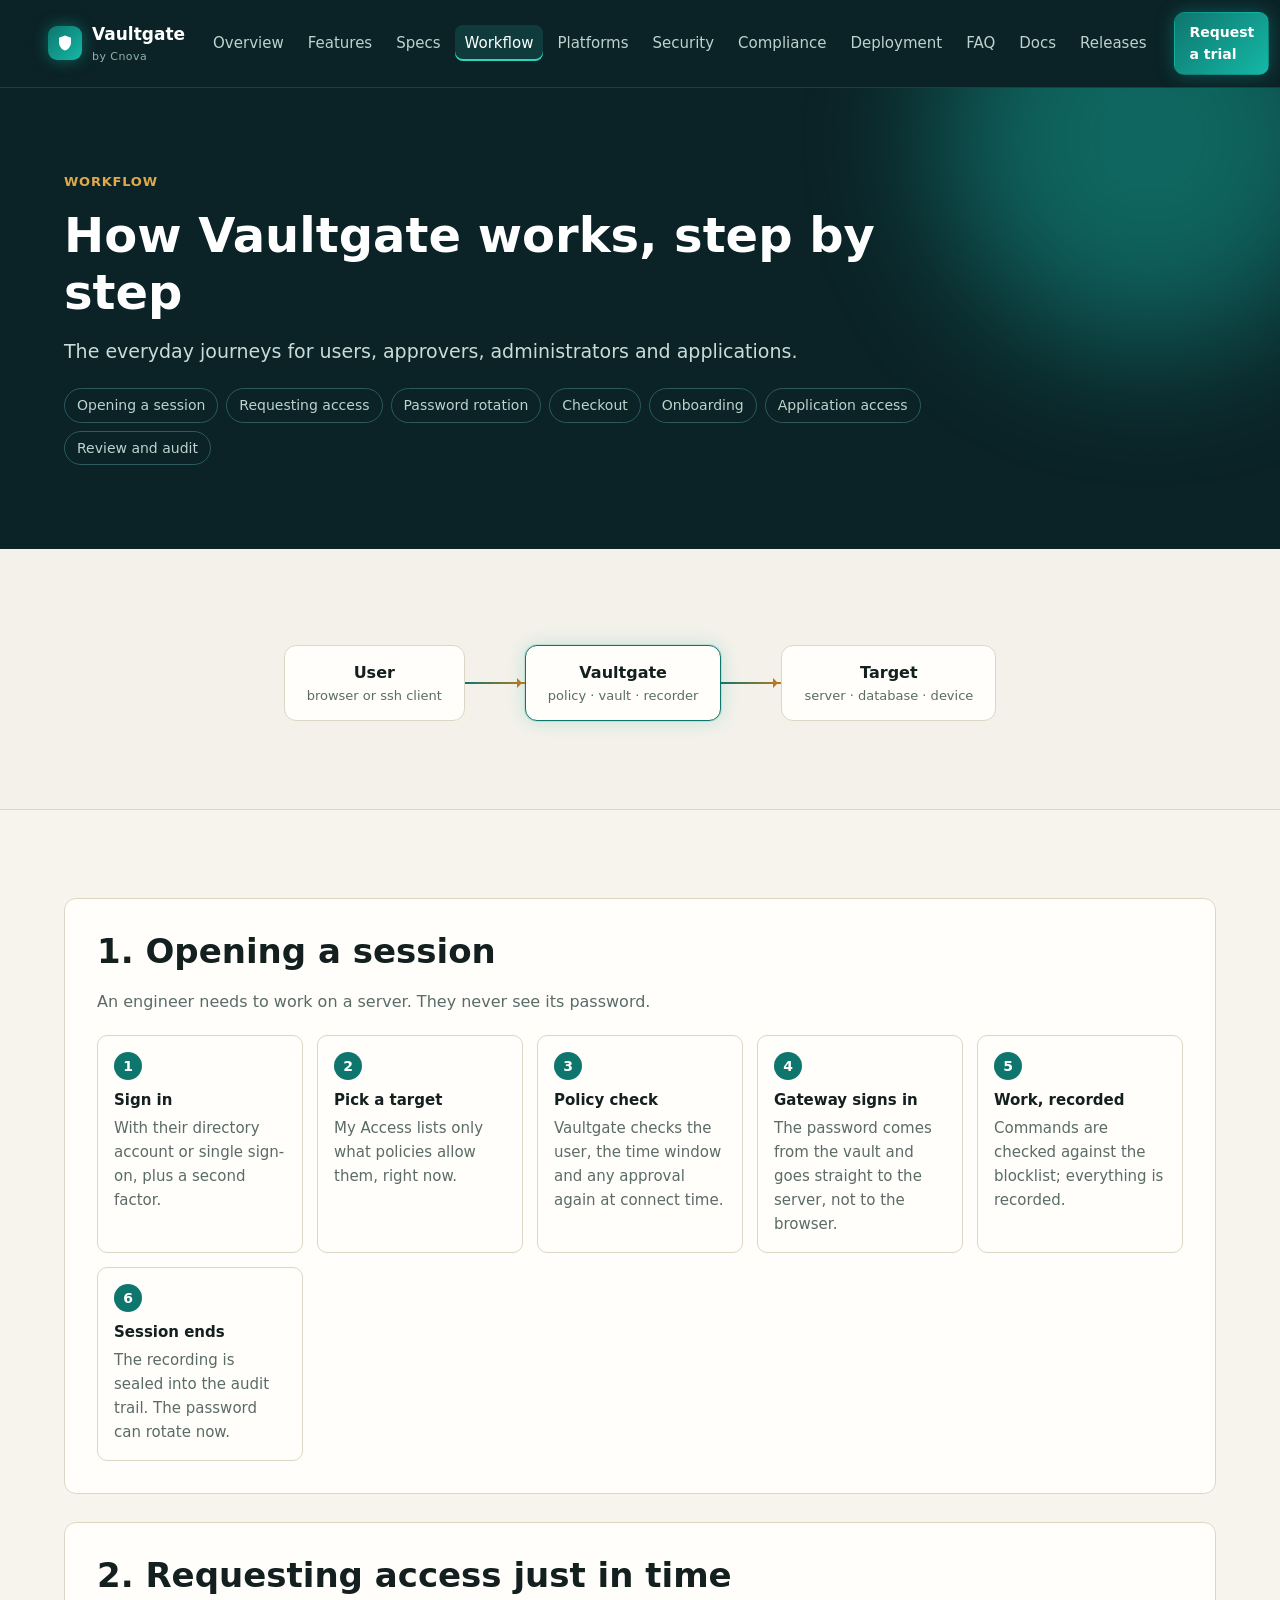
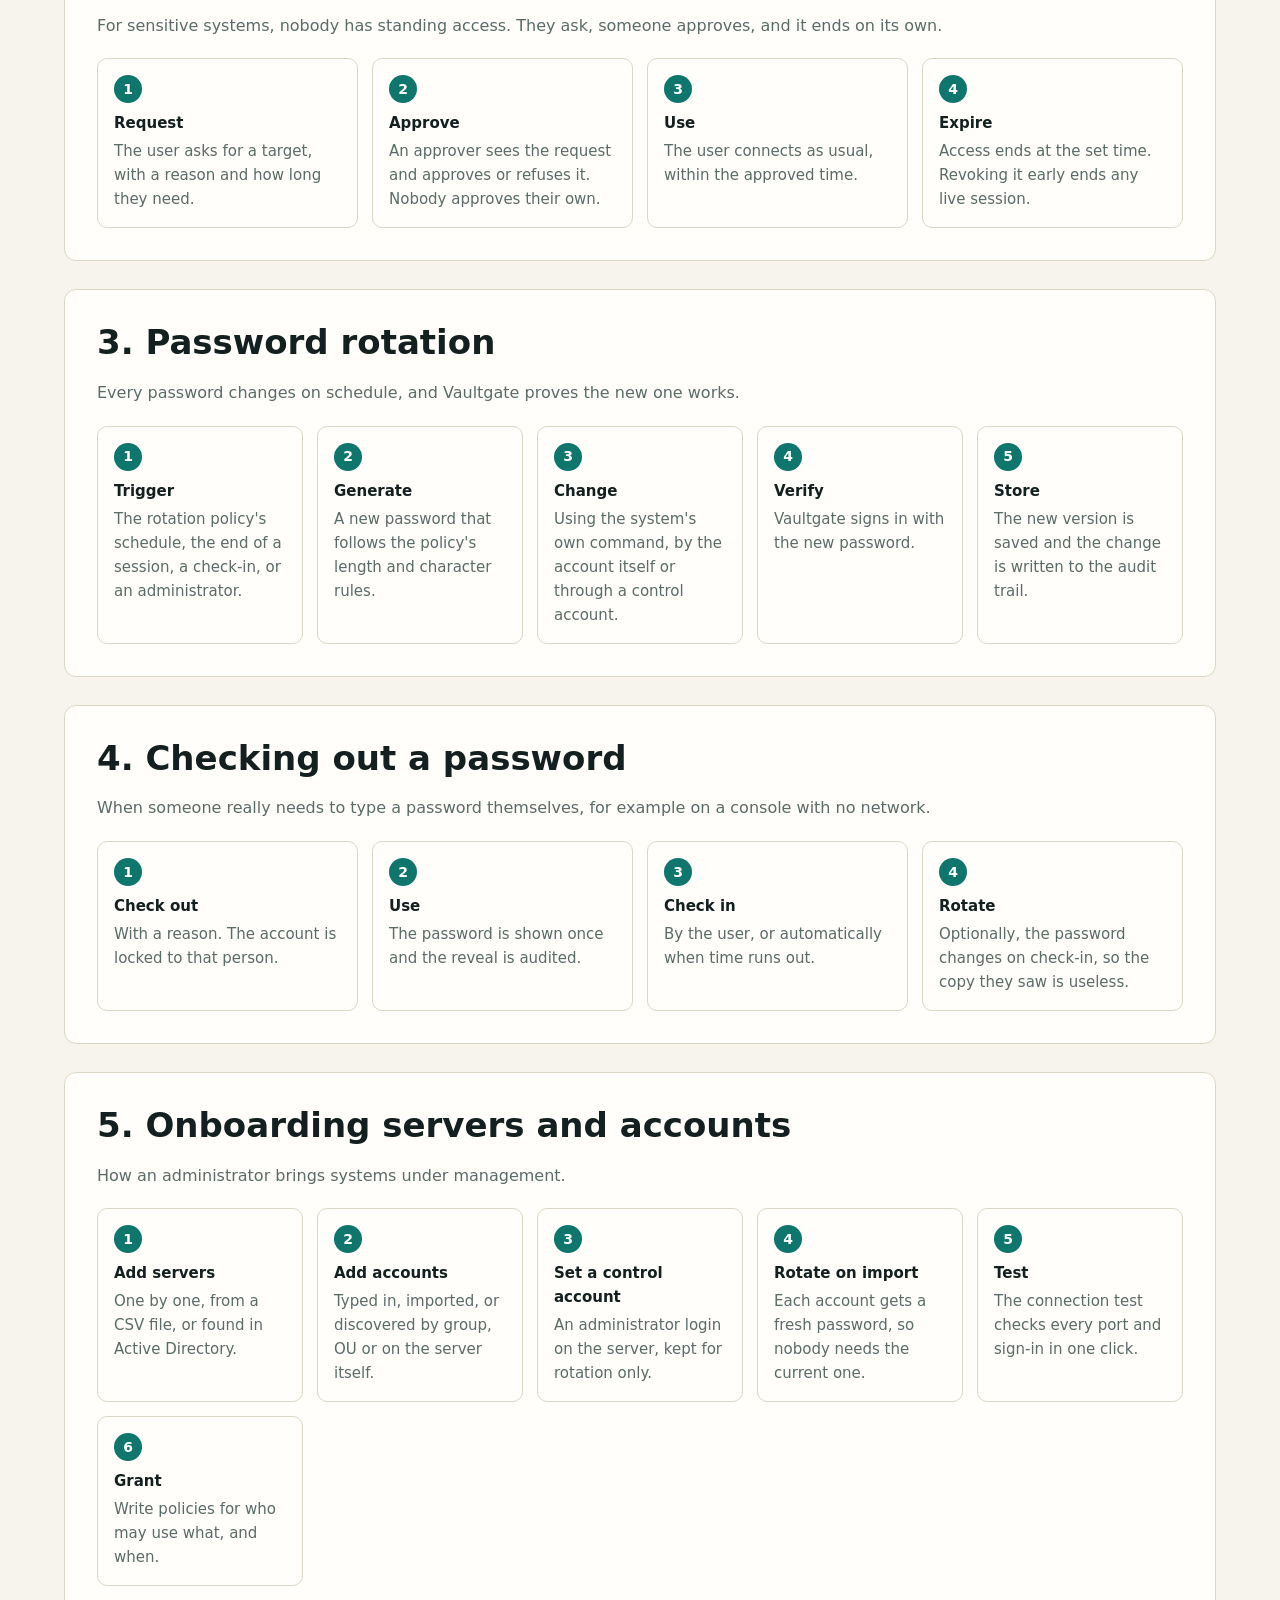
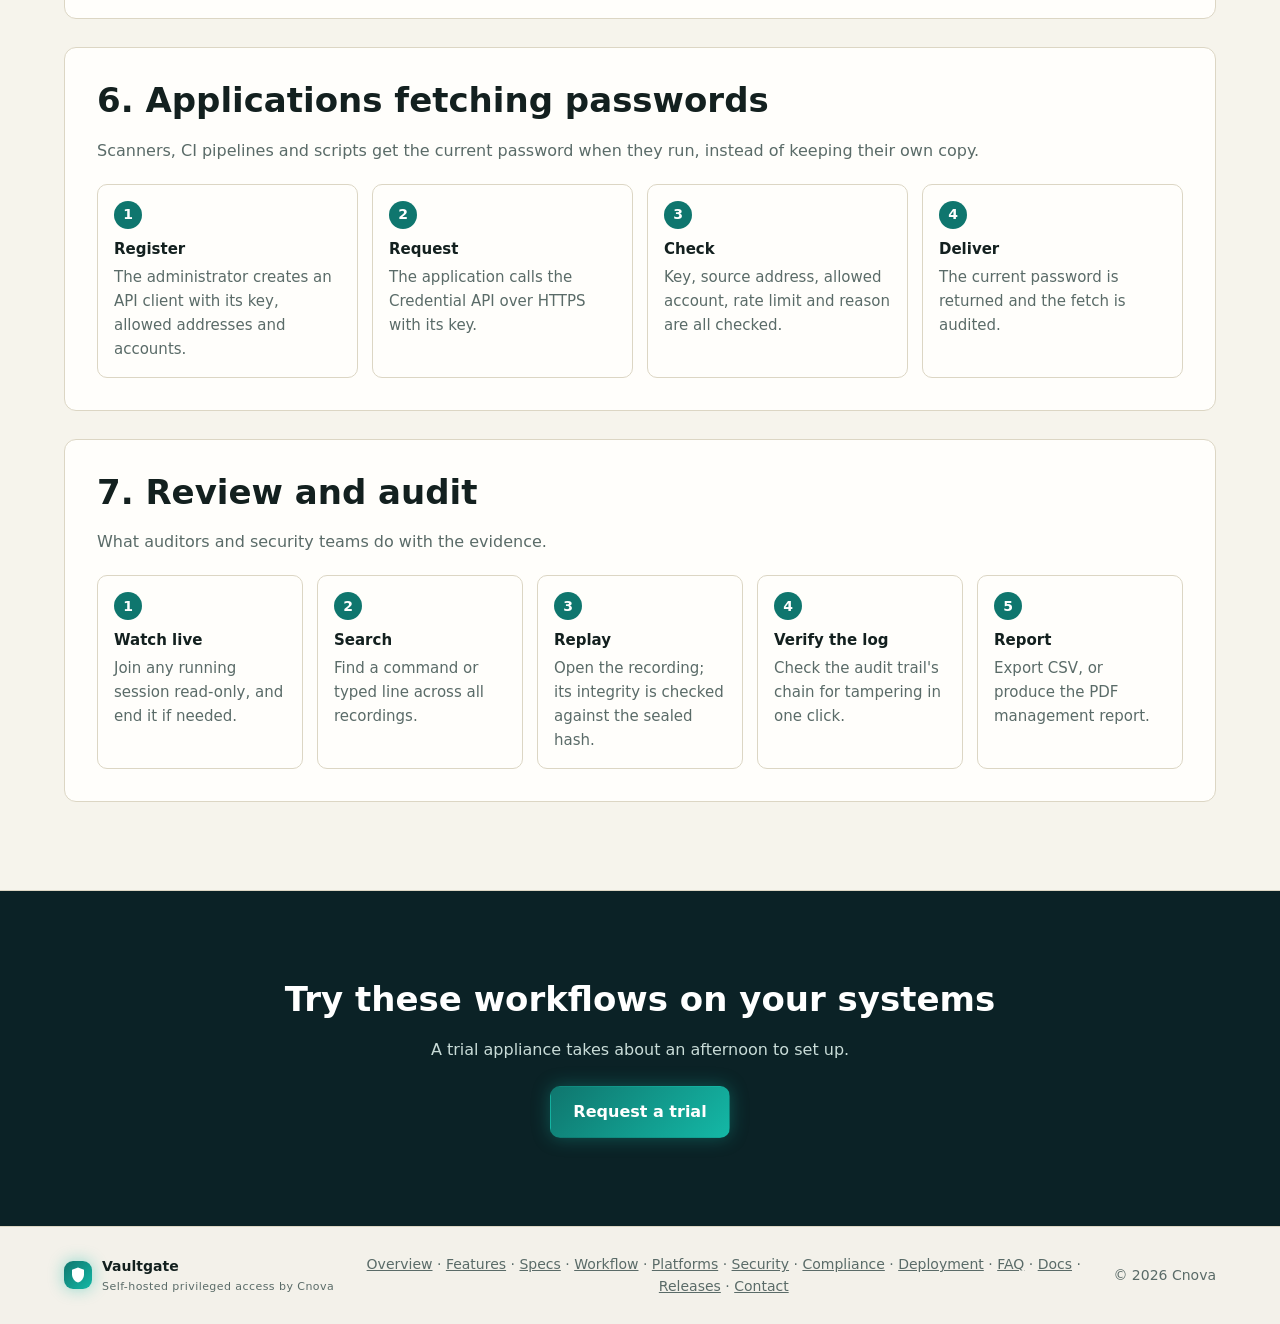
<file: workflow.html>
<!doctype html>
<html lang="en">
<head>
<meta charset="utf-8">
<meta name="viewport" content="width=device-width, initial-scale=1">
<title>How it works · Vaultgate</title>
<meta name="description" content="Step by step: how users reach a server, how access is approved, how passwords rotate, and how accounts are onboarded.">
<meta property="og:title" content="How it works · Vaultgate">
<meta property="og:description" content="Step by step: how users reach a server, how access is approved, how passwords rotate, and how accounts are onboarded.">
<meta property="og:url" content="https://cnova.in/workflow.html">
<meta property="og:type" content="website">
<link rel="canonical" href="https://cnova.in/workflow.html">
<link rel="icon" href="data:image/svg+xml,%3Csvg xmlns='http://www.w3.org/2000/svg' viewBox='0 0 32 32'%3E%3Crect width='32' height='32' rx='7' fill='%230f766e'/%3E%3Cpath d='M16 6l8 3v6c0 5-3.4 9.3-8 11-4.6-1.7-8-6-8-11V9z' fill='white'/%3E%3C/svg%3E">
<link rel="stylesheet" href="style.css?v=53ab4f30e5">
</head>
<body>
<header class="top">
  <a class="brand" href="./" aria-label="Vaultgate home"><span class="logo"><svg width="18" height="18" viewBox="0 0 24 24" fill="#fff" aria-hidden="true"><path d="M12 2l8 3v6c0 5.2-3.4 9.9-8 11-4.6-1.1-8-5.8-8-11V5z"/></svg></span><span class="brand-text">Vaultgate<small>by Cnova</small></span></a>
  <button class="menu-btn" type="button" aria-label="Menu" aria-expanded="false" aria-controls="nav"><span></span><span></span><span></span></button>
  <nav class="links" id="nav" aria-label="Pages"><a href="./">Overview</a><a href="features.html">Features</a><a href="specs.html">Specs</a><a href="workflow.html" aria-current="page">Workflow</a><a href="platforms.html">Platforms</a><a href="security.html">Security</a><a href="compliance.html">Compliance</a><a href="deployment.html">Deployment</a><a href="faq.html">FAQ</a><a href="docs.html">Docs</a><a href="releases.html">Releases</a><a class="nav-cta" href="contact.html">Request a trial</a></nav>
  <a class="btn primary small cta-top" href="contact.html">Request a trial</a>
</header>
<main>
<section class="head">
  <div class="orb orb-a" aria-hidden="true"></div>
  <p class="eyebrow">Workflow</p>
  <h1>How Vaultgate works, step by step</h1>
  <p class="lead">The everyday journeys for users, approvers, administrators and applications.</p>
  <nav class="toc" aria-label="Workflows">
    <a href="#session">Opening a session</a><a href="#jit">Requesting access</a><a href="#rotate">Password rotation</a>
    <a href="#checkout">Checkout</a><a href="#onboard">Onboarding</a><a href="#api">Application access</a><a href="#review">Review and audit</a>
  </nav>
</section>

<section class="band">
  <div class="wrap">
    <div class="flow" aria-label="User to Vaultgate to target">
      <div class="node">User<small>browser or ssh client</small></div>
      <div class="arrow"></div>
      <div class="node strong">Vaultgate<small>policy · vault · recorder</small></div>
      <div class="arrow"></div>
      <div class="node">Target<small>server · database · device</small></div>
    </div>
  </div>
</section>

<section class="band alt">
  <div class="wrap flowlist">

    <article class="wf" id="session">
      <h2>1. Opening a session</h2>
      <p>An engineer needs to work on a server. They never see its password.</p>
      <ol class="steps">
        <li><b>Sign in</b><span>With their directory account or single sign-on, plus a second factor.</span></li>
        <li><b>Pick a target</b><span>My Access lists only what policies allow them, right now.</span></li>
        <li><b>Policy check</b><span>Vaultgate checks the user, the time window and any approval again at connect time.</span></li>
        <li><b>Gateway signs in</b><span>The password comes from the vault and goes straight to the server, not to the browser.</span></li>
        <li><b>Work, recorded</b><span>Commands are checked against the blocklist; everything is recorded.</span></li>
        <li><b>Session ends</b><span>The recording is sealed into the audit trail. The password can rotate now.</span></li>
      </ol>
    </article>

    <article class="wf" id="jit">
      <h2>2. Requesting access just in time</h2>
      <p>For sensitive systems, nobody has standing access. They ask, someone approves, and it ends on its own.</p>
      <ol class="steps">
        <li><b>Request</b><span>The user asks for a target, with a reason and how long they need.</span></li>
        <li><b>Approve</b><span>An approver sees the request and approves or refuses it. Nobody approves their own.</span></li>
        <li><b>Use</b><span>The user connects as usual, within the approved time.</span></li>
        <li><b>Expire</b><span>Access ends at the set time. Revoking it early ends any live session.</span></li>
      </ol>
    </article>

    <article class="wf" id="rotate">
      <h2>3. Password rotation</h2>
      <p>Every password changes on schedule, and Vaultgate proves the new one works.</p>
      <ol class="steps">
        <li><b>Trigger</b><span>The rotation policy's schedule, the end of a session, a check-in, or an administrator.</span></li>
        <li><b>Generate</b><span>A new password that follows the policy's length and character rules.</span></li>
        <li><b>Change</b><span>Using the system's own command, by the account itself or through a control account.</span></li>
        <li><b>Verify</b><span>Vaultgate signs in with the new password.</span></li>
        <li><b>Store</b><span>The new version is saved and the change is written to the audit trail.</span></li>
      </ol>
    </article>

    <article class="wf" id="checkout">
      <h2>4. Checking out a password</h2>
      <p>When someone really needs to type a password themselves, for example on a console with no network.</p>
      <ol class="steps">
        <li><b>Check out</b><span>With a reason. The account is locked to that person.</span></li>
        <li><b>Use</b><span>The password is shown once and the reveal is audited.</span></li>
        <li><b>Check in</b><span>By the user, or automatically when time runs out.</span></li>
        <li><b>Rotate</b><span>Optionally, the password changes on check-in, so the copy they saw is useless.</span></li>
      </ol>
    </article>

    <article class="wf" id="onboard">
      <h2>5. Onboarding servers and accounts</h2>
      <p>How an administrator brings systems under management.</p>
      <ol class="steps">
        <li><b>Add servers</b><span>One by one, from a CSV file, or found in Active Directory.</span></li>
        <li><b>Add accounts</b><span>Typed in, imported, or discovered by group, OU or on the server itself.</span></li>
        <li><b>Set a control account</b><span>An administrator login on the server, kept for rotation only.</span></li>
        <li><b>Rotate on import</b><span>Each account gets a fresh password, so nobody needs the current one.</span></li>
        <li><b>Test</b><span>The connection test checks every port and sign-in in one click.</span></li>
        <li><b>Grant</b><span>Write policies for who may use what, and when.</span></li>
      </ol>
    </article>

    <article class="wf" id="api">
      <h2>6. Applications fetching passwords</h2>
      <p>Scanners, CI pipelines and scripts get the current password when they run, instead of keeping their own copy.</p>
      <ol class="steps">
        <li><b>Register</b><span>The administrator creates an API client with its key, allowed addresses and accounts.</span></li>
        <li><b>Request</b><span>The application calls the Credential API over HTTPS with its key.</span></li>
        <li><b>Check</b><span>Key, source address, allowed account, rate limit and reason are all checked.</span></li>
        <li><b>Deliver</b><span>The current password is returned and the fetch is audited.</span></li>
      </ol>
    </article>

    <article class="wf" id="review">
      <h2>7. Review and audit</h2>
      <p>What auditors and security teams do with the evidence.</p>
      <ol class="steps">
        <li><b>Watch live</b><span>Join any running session read-only, and end it if needed.</span></li>
        <li><b>Search</b><span>Find a command or typed line across all recordings.</span></li>
        <li><b>Replay</b><span>Open the recording; its integrity is checked against the sealed hash.</span></li>
        <li><b>Verify the log</b><span>Check the audit trail's chain for tampering in one click.</span></li>
        <li><b>Report</b><span>Export CSV, or produce the PDF management report.</span></li>
      </ol>
    </article>

  </div>
</section>

<section class="closing">
  <h2>Try these workflows on your systems</h2>
  <p>A trial appliance takes about an afternoon to set up.</p>
  <a class="btn primary" href="contact.html">Request a trial</a>
</section>
</main>
<footer class="foot">
  <div class="foot-brand"><span class="logo"><svg width="18" height="18" viewBox="0 0 24 24" fill="#fff" aria-hidden="true"><path d="M12 2l8 3v6c0 5.2-3.4 9.9-8 11-4.6-1.1-8-5.8-8-11V5z"/></svg></span><span>Vaultgate<small>Self-hosted privileged access by Cnova</small></span></div>
  <nav aria-label="Footer"><a href="./">Overview</a> · <a href="features.html">Features</a> · <a href="specs.html">Specs</a> · <a href="workflow.html">Workflow</a> · <a href="platforms.html">Platforms</a> · <a href="security.html">Security</a> · <a href="compliance.html">Compliance</a> · <a href="deployment.html">Deployment</a> · <a href="faq.html">FAQ</a> · <a href="docs.html">Docs</a> · <a href="releases.html">Releases</a> · <a href="contact.html">Contact</a></nav>
  <span class="copy">© 2026 Cnova</span>
</footer>
<script src="site.js?v=9830f1c2a0" defer></script>
</body>
</html>
</file>
<file: style.css>
/* cnova.in: the Vaultgate colours (verdigris and brass), light and dark. */
:root {
  --bg: #f3f1ea; --panel: #fffefb; --panel-2: #f6f4ec; --border: #dcd6c4; --text: #13201f; --muted: #5a6b68;
  --accent: #0f766e; --brass: #b7791f; --dark: #0b2226; --dark-line: #1d3d41; --on-dark: #c9dcd8; --on-dark-muted: #8fb3ad;
  --ok: #15803d; --plan: #a15c07;
  --radius: 12px;
  --glow: 0 0 0 1px rgba(15,118,110,.12), 0 0 18px rgba(20,184,166,.22);
}
@media (prefers-color-scheme: dark) {
  :root { --bg: #091416; --panel: #0f1e20; --panel-2: #0c1819; --border: #1f3a3c; --text: #e3eeeb; --muted: #8fa6a1;
    --accent: #2dd4bf; --brass: #e0a94a; --dark: #061012; --ok: #4ade80; --plan: #f0b45a; color-scheme: dark; }
}
* { box-sizing: border-box; }
html { scroll-behavior: smooth; scroll-padding-top: 80px; }
body { margin: 0; background: var(--bg); color: var(--text); font: 16px/1.6 system-ui, -apple-system, "Segoe UI", Roboto, sans-serif; }
a { color: var(--accent); }
code { font: .9em ui-monospace, Menlo, Consolas, monospace; background: var(--panel-2); border: 1px solid var(--border); padding: 1px 5px; border-radius: 5px; }
h1, h2, h3 { line-height: 1.2; margin: 0 0 .5em; }
h2 { font-size: clamp(24px, 3.2vw, 34px); }
h3 { font-size: 18px; }
p { margin: 0 0 1em; }

/* header */
.top { position: sticky; top: 0; z-index: 20; display: flex; align-items: center; gap: 18px; padding: 12px clamp(16px, 4vw, 48px); background: var(--dark); border-bottom: 1px solid var(--dark-line); }
.brand { display: flex; align-items: center; gap: 10px; color: #fff; text-decoration: none; font-weight: 700; font-size: 17px; }
.brand small, .foot-brand small { display: block; font-weight: 400; font-size: 11px; color: var(--on-dark-muted); letter-spacing: .04em; }
.logo { display: grid; place-items: center; flex: none; width: 34px; height: 34px; border-radius: 9px; background: linear-gradient(135deg, #0f766e, #14b8a6); box-shadow: 0 0 16px rgba(20,184,166,.45); }
.links { display: flex; gap: 4px; margin-left: auto; }
.links a { color: #bcd3ce; text-decoration: none; font-size: 15px; padding: 6px 10px; border-radius: 8px; }
.links a:hover { color: #fff; background: rgba(255,255,255,.06); }
.links a[aria-current="page"] { color: #fff; background: rgba(45,212,191,.14); box-shadow: inset 0 -2px 0 #2dd4bf; }
.links .nav-cta { display: none; }
.menu-btn { display: none; margin-left: auto; background: none; border: 1px solid var(--dark-line); border-radius: 8px; padding: 9px 8px; cursor: pointer; }
.menu-btn span { display: block; width: 20px; height: 2px; background: #fff; margin: 4px 0; transition: transform .2s, opacity .2s; }

.btn { display: inline-block; padding: 12px 22px; border-radius: 10px; border: 1px solid transparent; font-weight: 600; text-decoration: none; transition: transform .15s, box-shadow .15s; cursor: pointer; font-size: 16px; }
.btn:hover { transform: translateY(-1px); }
.btn.primary { background: linear-gradient(135deg, #0f766e, #14b8a6); color: #fff; box-shadow: 0 0 18px rgba(20,184,166,.35); }
.btn.ghost { color: #fff; border-color: #2c5a5e; }
.btn.line { color: var(--accent); border-color: var(--border); background: var(--panel); }
.btn.small { padding: 8px 14px; font-size: 14px; }

/* hero (home) and page heads (other pages) */
.hero, .head { position: relative; overflow: hidden; background: var(--dark); color: #fff; padding: clamp(56px, 9vw, 116px) clamp(16px, 5vw, 72px); }
.hero { display: grid; grid-template-columns: minmax(0, 1.15fr) minmax(0, .85fr); gap: 48px; align-items: center; }
.head { padding-block: clamp(48px, 7vw, 84px); }
.head > *:not(.orb) { position: relative; max-width: 860px; }
.orb { position: absolute; border-radius: 50%; filter: blur(70px); opacity: .45; pointer-events: none; }
.orb-a { width: 420px; height: 420px; background: #14b8a6; top: -160px; right: -80px; animation: drift 14s ease-in-out infinite alternate; }
.orb-b { width: 300px; height: 300px; background: #b7791f; bottom: -140px; left: 20%; opacity: .25; animation: drift 18s ease-in-out infinite alternate-reverse; }
@keyframes drift { to { transform: translate(-40px, 30px) scale(1.08); } }
.hero-copy, .demo { position: relative; }
.eyebrow { color: #e0a94a; font-weight: 600; letter-spacing: .06em; text-transform: uppercase; font-size: 13px; margin: 0 0 14px; }
.hero h1 { font-size: clamp(34px, 5.4vw, 60px); margin-bottom: 20px; }
.head h1 { font-size: clamp(30px, 4.4vw, 48px); margin-bottom: 14px; }
.shine { background: linear-gradient(90deg, #2dd4bf, #e0a94a, #2dd4bf); background-size: 200% auto; -webkit-background-clip: text; background-clip: text; color: transparent; animation: shine 6s linear infinite; }
@keyframes shine { to { background-position: 200% center; } }
.lead { color: var(--on-dark); font-size: clamp(16px, 1.6vw, 19px); max-width: 640px; }
.cta { display: flex; flex-wrap: wrap; gap: 12px; margin: 28px 0; }
.facts { list-style: none; padding: 0; margin: 0; display: grid; gap: 8px; color: #a9c4be; font-size: 15px; }
.facts b { color: #fff; }
.demo { background: rgba(255,255,255,.04); border: 1px solid #24484c; border-radius: var(--radius); padding: 18px 20px; font: 14px/1.7 ui-monospace, Menlo, Consolas, monospace; box-shadow: 0 0 30px rgba(20,184,166,.15); }
.demo-head { display: flex; align-items: center; gap: 6px; color: #7f9d98; font-size: 12px; margin-bottom: 12px; }
.demo-head span { width: 10px; height: 10px; border-radius: 50%; background: #2c5a5e; }
.line { opacity: 0; transform: translateY(6px); animation: lineIn .5s forwards; animation-delay: calc(var(--d) * .7s + .3s); color: var(--on-dark); }
.line.ok { color: #4ade80; }
@keyframes lineIn { to { opacity: 1; transform: none; } }

/* sections */
.band { padding: clamp(52px, 7vw, 88px) clamp(16px, 5vw, 72px); }
.band.alt { background: var(--panel-2); border-block: 1px solid var(--border); }
.wrap { max-width: 1160px; margin: 0 auto; }
.sub { color: var(--muted); max-width: 720px; margin: 0 0 32px; font-size: 17px; }
.grid { display: grid; grid-template-columns: repeat(auto-fill, minmax(260px, 1fr)); gap: 18px; }
.grid.two { grid-template-columns: repeat(auto-fill, minmax(min(100%, 340px), 1fr)); }
.grid.three { grid-template-columns: repeat(auto-fill, minmax(min(100%, 300px), 1fr)); }
.card { background: var(--panel); border: 1px solid var(--border); border-radius: var(--radius); padding: 22px; transition: box-shadow .2s, transform .2s; }
a.card { color: inherit; text-decoration: none; display: block; }
.card:hover { box-shadow: var(--glow); transform: translateY(-2px); }
.card p { color: var(--muted); margin: 0; font-size: 15px; }
.card .more { display: inline-block; margin-top: 12px; color: var(--accent); font-weight: 600; font-size: 14px; }
.ico { font-size: 24px; margin-bottom: 10px; }
.stats { display: grid; grid-template-columns: repeat(auto-fit, minmax(170px, 1fr)); gap: 18px; }
.stat { background: var(--panel); border: 1px solid var(--border); border-radius: var(--radius); padding: 20px; }
.stat b { display: block; font-size: 30px; color: var(--accent); line-height: 1.1; }
.stat span { color: var(--muted); font-size: 14px; }

/* feature detail blocks */
.feature { display: grid; grid-template-columns: 260px minmax(0, 1fr); gap: 32px; padding: 32px 0; border-top: 1px solid var(--border); }
.feature:first-of-type { border-top: 0; padding-top: 0; }
.feature h2 { font-size: 24px; }
.feature .tag, .band > .wrap > .tag { display: inline-block; font-size: 12px; font-weight: 600; letter-spacing: .04em; text-transform: uppercase; color: var(--brass); margin-bottom: 8px; }
.feature p.intro { color: var(--muted); font-size: 15px; }
.ticks { list-style: none; padding: 0; margin: 0; display: grid; grid-template-columns: repeat(auto-fill, minmax(min(100%, 300px), 1fr)); gap: 10px 24px; }
.ticks li { position: relative; padding-left: 26px; font-size: 15px; }
.ticks li::before { content: ""; position: absolute; left: 0; top: 6px; width: 14px; height: 14px; border-radius: 50%; background: var(--accent); -webkit-mask: radial-gradient(circle, #000 35%, transparent 36%); mask: radial-gradient(circle, #000 35%, transparent 36%); box-shadow: 0 0 0 3px var(--accent); opacity: .85; }
.toc { display: flex; flex-wrap: wrap; gap: 8px; margin-top: 22px; }
.toc a { color: #bcd3ce; border: 1px solid #2c5a5e; border-radius: 999px; padding: 5px 12px; font-size: 14px; text-decoration: none; }
.toc a:hover { color: #fff; border-color: #2dd4bf; }

/* tables */
.table-wrap { overflow-x: auto; border: 1px solid var(--border); border-radius: var(--radius); background: var(--panel); }
table { width: 100%; border-collapse: collapse; font-size: 15px; }
th, td { text-align: left; padding: 12px 16px; border-bottom: 1px solid var(--border); vertical-align: top; }
th { background: var(--panel-2); font-size: 13px; text-transform: uppercase; letter-spacing: .04em; color: var(--muted); }
tr:last-child td { border-bottom: 0; }
td.mono { font-family: ui-monospace, Menlo, Consolas, monospace; white-space: nowrap; }
.pill { display: inline-block; font-size: 12px; font-weight: 600; padding: 2px 9px; border-radius: 999px; white-space: nowrap; }
.pill.ok { color: var(--ok); background: color-mix(in srgb, var(--ok) 14%, transparent); }
.pill.plan { color: var(--plan); background: color-mix(in srgb, var(--plan) 14%, transparent); }

/* workflows */
.flowlist { display: grid; gap: 28px; }
.wf { background: var(--panel); border: 1px solid var(--border); border-radius: var(--radius); padding: clamp(20px, 3vw, 32px); }
.wf > p { color: var(--muted); }
.steps { list-style: none; padding: 0; margin: 20px 0 0; display: grid; grid-template-columns: repeat(auto-fit, minmax(190px, 1fr)); gap: 14px; counter-reset: s; }
.steps li { position: relative; background: var(--panel-2); border: 1px solid var(--border); border-radius: 10px; padding: 16px 16px 16px 16px; font-size: 15px; counter-increment: s; }
.band.alt .steps li { background: var(--panel); }
.steps.three { grid-template-columns: repeat(auto-fit, minmax(min(100%, 300px), 1fr)); }
.steps li::before { content: counter(s); display: inline-grid; place-items: center; width: 28px; height: 28px; border-radius: 50%; background: var(--accent); color: #fff; font-weight: 700; font-size: 14px; margin-bottom: 8px; }
.steps li b { display: block; margin-bottom: 4px; }
.steps li span { color: var(--muted); }
.flow { display: flex; align-items: center; justify-content: center; flex-wrap: wrap; margin-top: 8px; }
.node { background: var(--panel); border: 1px solid var(--border); border-radius: var(--radius); padding: 14px 22px; text-align: center; font-weight: 700; min-width: 170px; }
.node small { display: block; font-weight: 400; color: var(--muted); font-size: 13px; }
.node.strong { border-color: var(--accent); box-shadow: var(--glow); }
.arrow { width: 60px; height: 2px; background: linear-gradient(90deg, var(--accent), var(--brass)); position: relative; }
.arrow::after { content: ""; position: absolute; right: -2px; top: -4px; border: 5px solid transparent; border-left-color: var(--brass); }

/* platforms */
.sys { display: grid; grid-template-columns: repeat(auto-fit, minmax(min(100%, 240px), 1fr)); gap: 18px; }
.sys-group { background: var(--panel); border: 1px solid var(--border); border-top: 3px solid var(--accent); border-radius: var(--radius); padding: 20px 22px; }
.sys-group.next { border-top-color: var(--brass); }
.sys-group ul { margin: 0; padding-left: 18px; color: var(--muted); }
.note { color: var(--muted); font-size: 15px; margin-top: 20px; }

/* deployment */
.split { display: grid; grid-template-columns: minmax(0, 1.2fr) minmax(0, .8fr); gap: 32px; align-items: start; }
.plain { margin: 0; padding-left: 22px; display: grid; gap: 14px; font-size: 17px; }
.spec { background: var(--panel); border: 1px solid var(--border); border-radius: var(--radius); padding: 22px; }
.spec dl { display: grid; grid-template-columns: auto 1fr; gap: 8px 16px; margin: 0; }
.spec dt { color: var(--muted); }
.spec dd { margin: 0; font-weight: 600; }

/* FAQ */
.faq details { background: var(--panel); border: 1px solid var(--border); border-radius: var(--radius); padding: 0 20px; margin-bottom: 12px; }
.faq summary { cursor: pointer; font-weight: 600; padding: 16px 0; list-style: none; position: relative; padding-right: 28px; }
.faq summary::-webkit-details-marker { display: none; }
.faq summary::after { content: "+"; position: absolute; right: 0; top: 12px; font-size: 22px; color: var(--accent); transition: transform .2s; }
.faq details[open] summary::after { transform: rotate(45deg); }
.faq details p { color: var(--muted); margin: 0 0 16px; }

/* contact */
.contact { display: grid; grid-template-columns: minmax(0, 1fr) minmax(0, 1fr); gap: 32px; align-items: start; }
.form { background: var(--panel); border: 1px solid var(--border); border-radius: var(--radius); padding: 24px; display: grid; gap: 14px; }
.form label { display: grid; gap: 6px; font-weight: 600; font-size: 14px; }
.form input, .form select, .form textarea { font: inherit; color: var(--text); background: var(--bg); border: 1px solid var(--border); border-radius: 8px; padding: 10px 12px; width: 100%; }
.form input:focus, .form select:focus, .form textarea:focus { outline: 2px solid var(--accent); outline-offset: 1px; }
.form .hint { color: var(--muted); font-size: 13px; font-weight: 400; }

/* knowledge base */
.kb-search { margin-top: 24px; max-width: 640px; }
.kb-search input { width: 100%; font: inherit; font-size: 17px; color: var(--text); background: var(--panel); border: 1px solid #2c5a5e; border-radius: 10px; padding: 12px 16px; }
.kb-search input:focus { outline: 2px solid #2dd4bf; outline-offset: 1px; }
.kb { display: grid; grid-template-columns: 240px minmax(0, 1fr); gap: 40px; align-items: start; }
.kb-nav { position: sticky; top: 84px; max-height: calc(100vh - 100px); overflow-y: auto; display: grid; gap: 2px; font-size: 14px; padding-right: 8px; }
.kb-nav b { margin: 14px 0 4px; font-size: 12px; letter-spacing: .06em; text-transform: uppercase; color: var(--brass); }
.kb-nav b:first-child { margin-top: 0; }
.kb-nav a { color: var(--muted); text-decoration: none; padding: 3px 8px; border-radius: 6px; border-left: 2px solid transparent; }
.kb-nav a:hover { color: var(--text); background: var(--panel-2); }
.kb-nav a.on { color: var(--accent); border-left-color: var(--accent); background: var(--panel-2); }
.kb-cat { font-size: 26px; margin: 40px 0 16px; padding-bottom: 8px; border-bottom: 2px solid var(--border); }
.kb-cat:first-of-type { margin-top: 0; }
.kb-body article { background: var(--panel); border: 1px solid var(--border); border-radius: var(--radius); padding: 22px 24px; margin-bottom: 16px; }
.kb-body article h3 { font-size: 20px; }
.kb-body article p, .kb-body article li { color: var(--muted); font-size: 15.5px; }
.kb-body article b { color: var(--text); }
.kb-body ul, .kb-body ol { padding-left: 22px; margin: 0 0 1em; display: grid; gap: 6px; }
.kb-body pre { background: var(--dark); color: #d6ebe6; border-radius: 10px; padding: 14px 16px; overflow-x: auto; margin: 0 0 1em; }
.kb-body pre code { background: none; border: 0; padding: 0; color: inherit; font-size: 13.5px; }
.kb-body p code, .kb-body li code { overflow-wrap: anywhere; }
.kb-tip { border-left: 3px solid var(--brass); padding: 8px 12px; background: var(--panel-2); border-radius: 0 8px 8px 0; }
.kb-none { font-size: 17px; }

/* releases */
.rel-current { display: grid; grid-template-columns: minmax(0, 1fr) minmax(0, 1.1fr); gap: 32px; align-items: center; background: var(--panel); border: 1px solid var(--border); border-top: 3px solid var(--accent); border-radius: var(--radius); padding: 28px; box-shadow: var(--glow); }
.rel-current .sub { margin: 0; }
.rel-tag { color: var(--brass); font-weight: 600; letter-spacing: .06em; text-transform: uppercase; font-size: 13px; margin: 0 0 6px; }
.rel-files { display: grid; grid-template-columns: auto minmax(0, 1fr); gap: 8px 14px; margin: 0; font-size: 14px; }
.rel-files dt { color: var(--muted); }
.rel-files dd { margin: 0; min-width: 0; }
.hash { display: block; overflow-wrap: anywhere; font-size: 12px; }
.rel-list { display: grid; gap: 0; border-left: 2px solid var(--border); margin-left: 8px; }
.rel { position: relative; padding: 0 0 28px 28px; }
.rel::before { content: ""; position: absolute; left: -8px; top: 6px; width: 14px; height: 14px; border-radius: 50%; background: var(--panel); border: 3px solid var(--accent); }
.rel header { display: flex; align-items: baseline; flex-wrap: wrap; gap: 6px 14px; margin-bottom: 8px; }
.rel h3 { margin: 0; font-size: 20px; }
.rel time { color: var(--muted); font-size: 14px; }
.rel ul { margin: 0; padding-left: 20px; display: grid; gap: 6px; color: var(--muted); }
.rel b { color: var(--text); }
.pill:not(.ok):not(.plan) { color: var(--muted); background: var(--panel-2); border: 1px solid var(--border); }

.closing { text-align: center; background: var(--dark); color: #fff; padding: clamp(52px, 7vw, 88px) 16px; }
.closing p { color: var(--on-dark); margin: 0 auto 24px; max-width: 560px; }

.foot { display: grid; grid-template-columns: auto 1fr auto; align-items: center; gap: 18px; padding: 26px clamp(16px, 5vw, 72px); color: var(--muted); font-size: 14px; border-top: 1px solid var(--border); }
.foot-brand { display: flex; align-items: center; gap: 10px; font-weight: 700; color: var(--text); }
.foot-brand .logo { width: 28px; height: 28px; }
.foot-brand small { color: var(--muted); }
.foot nav { text-align: center; }
.foot a { color: var(--muted); }

@media (prefers-reduced-motion: reduce) {
  *, *::before, *::after { animation: none !important; transition: none !important; }
  .line { opacity: 1; transform: none; }
}

/* features: the detail under each summary */
.feature-body { min-width: 0; }
.how { margin-top: 18px; border: 1px solid var(--border); border-radius: 10px; background: var(--panel); }
.band.alt .how { background: var(--panel-2); }
.how summary { cursor: pointer; list-style: none; padding: 10px 16px; font-weight: 600; color: var(--accent); position: relative; padding-left: 38px; }
.how summary::-webkit-details-marker { display: none; }
.how summary::before { content: "+"; position: absolute; left: 16px; top: 7px; font-size: 20px; transition: transform .2s; }
.how[open] summary::before { transform: rotate(45deg); }
.how[open] summary { border-bottom: 1px solid var(--border); }
.how > :not(summary) { margin-inline: 18px; }
.how > p:first-of-type, .how > ol:first-of-type, .how > ul:first-of-type { margin-top: 14px; }
.how > :last-child { margin-bottom: 16px; }
.how p, .how li { font-size: 15px; color: var(--muted); }
.how b { color: var(--text); }
.how ol, .how ul { padding-left: 22px; display: grid; gap: 8px; margin-bottom: 1em; }
.how code { overflow-wrap: anywhere; }

/* specifications */
.spec-actions { margin-top: 18px; }
.spec-block { padding: 28px 0; border-top: 1px solid var(--border); scroll-margin-top: 80px; }
.spec-block:first-child { border-top: 0; padding-top: 0; }
.spec-block h2 { font-size: 24px; }
.spec-block tbody th { width: 28%; min-width: 150px; text-transform: none; letter-spacing: 0; font-size: 14.5px; color: var(--text); font-weight: 600; }
.spec-block td code { overflow-wrap: anywhere; }
@media (max-width: 640px) {
  .spec-block tbody tr { display: grid; }
  .spec-block tbody th { width: auto; border-bottom: 0; padding-bottom: 2px; }
  .spec-block tbody td { padding-top: 2px; }
  .spec-block thead { display: none; }
  .spec-block tbody td.mono { padding-top: 12px; white-space: normal; background: var(--panel-2); font-weight: 600; }
}

@media (max-width: 1180px) {
  .menu-btn { display: block; }
  .cta-top { display: none; }
  .links { display: none; position: absolute; top: 100%; left: 0; right: 0; flex-direction: column; gap: 0; background: var(--dark); border-bottom: 1px solid var(--dark-line); padding: 8px 16px 16px; }
  .top.open .links { display: flex; }
  .links a { padding: 12px 10px; font-size: 16px; }
  .links .nav-cta { display: block; margin-top: 8px; text-align: center; color: #fff; font-weight: 600; background: linear-gradient(135deg, #0f766e, #14b8a6); }
  .top.open .menu-btn span:nth-child(1) { transform: translateY(6px) rotate(45deg); }
  .top.open .menu-btn span:nth-child(2) { opacity: 0; }
  .top.open .menu-btn span:nth-child(3) { transform: translateY(-6px) rotate(-45deg); }
  .hero, .split, .contact { grid-template-columns: 1fr; }
  .kb, .rel-current { grid-template-columns: minmax(0, 1fr); }
  .kb-nav { position: static; max-height: none; grid-template-columns: repeat(auto-fill, minmax(180px, 1fr)); border-bottom: 1px solid var(--border); padding-bottom: 16px; }
  .kb-nav b { grid-column: 1 / -1; }
  .feature { grid-template-columns: 1fr; gap: 12px; }
  .foot { grid-template-columns: 1fr; text-align: left; }
  .foot nav { text-align: left; }
}
@media (max-width: 640px) {
  .arrow { width: 2px; height: 28px; background: linear-gradient(180deg, var(--accent), var(--brass)); }
  .arrow::after { right: -4px; top: auto; bottom: -2px; border-left-color: transparent; border-top-color: var(--brass); }
  .flow { flex-direction: column; }
}
@media (max-width: 420px) {
  .brand small { display: none; }
}

/* Compliance page: one card per requirement, what's asked beside how Vaultgate answers it */
.reqs { display: grid; gap: 12px; margin-top: 16px; }
.req { display: grid; grid-template-columns: minmax(0, 2fr) minmax(0, 3fr); background: var(--panel); border: 1px solid var(--border); border-left: 3px solid var(--accent); border-radius: var(--radius); overflow: hidden; }
.req-ask, .req-how { padding: 16px 20px; }
.req-ask { background: var(--panel-2); font-weight: 600; border-right: 1px solid var(--border); }
.req-label { display: block; font-size: 11.5px; font-weight: 600; letter-spacing: .08em; text-transform: uppercase; margin-bottom: 4px; color: var(--brass); }
.req-how .req-label { color: var(--accent); }
@media (max-width: 640px) {
  .req { grid-template-columns: 1fr; }
  .req-ask { border-right: 0; border-bottom: 1px solid var(--border); }
  .req-ask, .req-how { padding: 14px 16px; }
}
</file>
